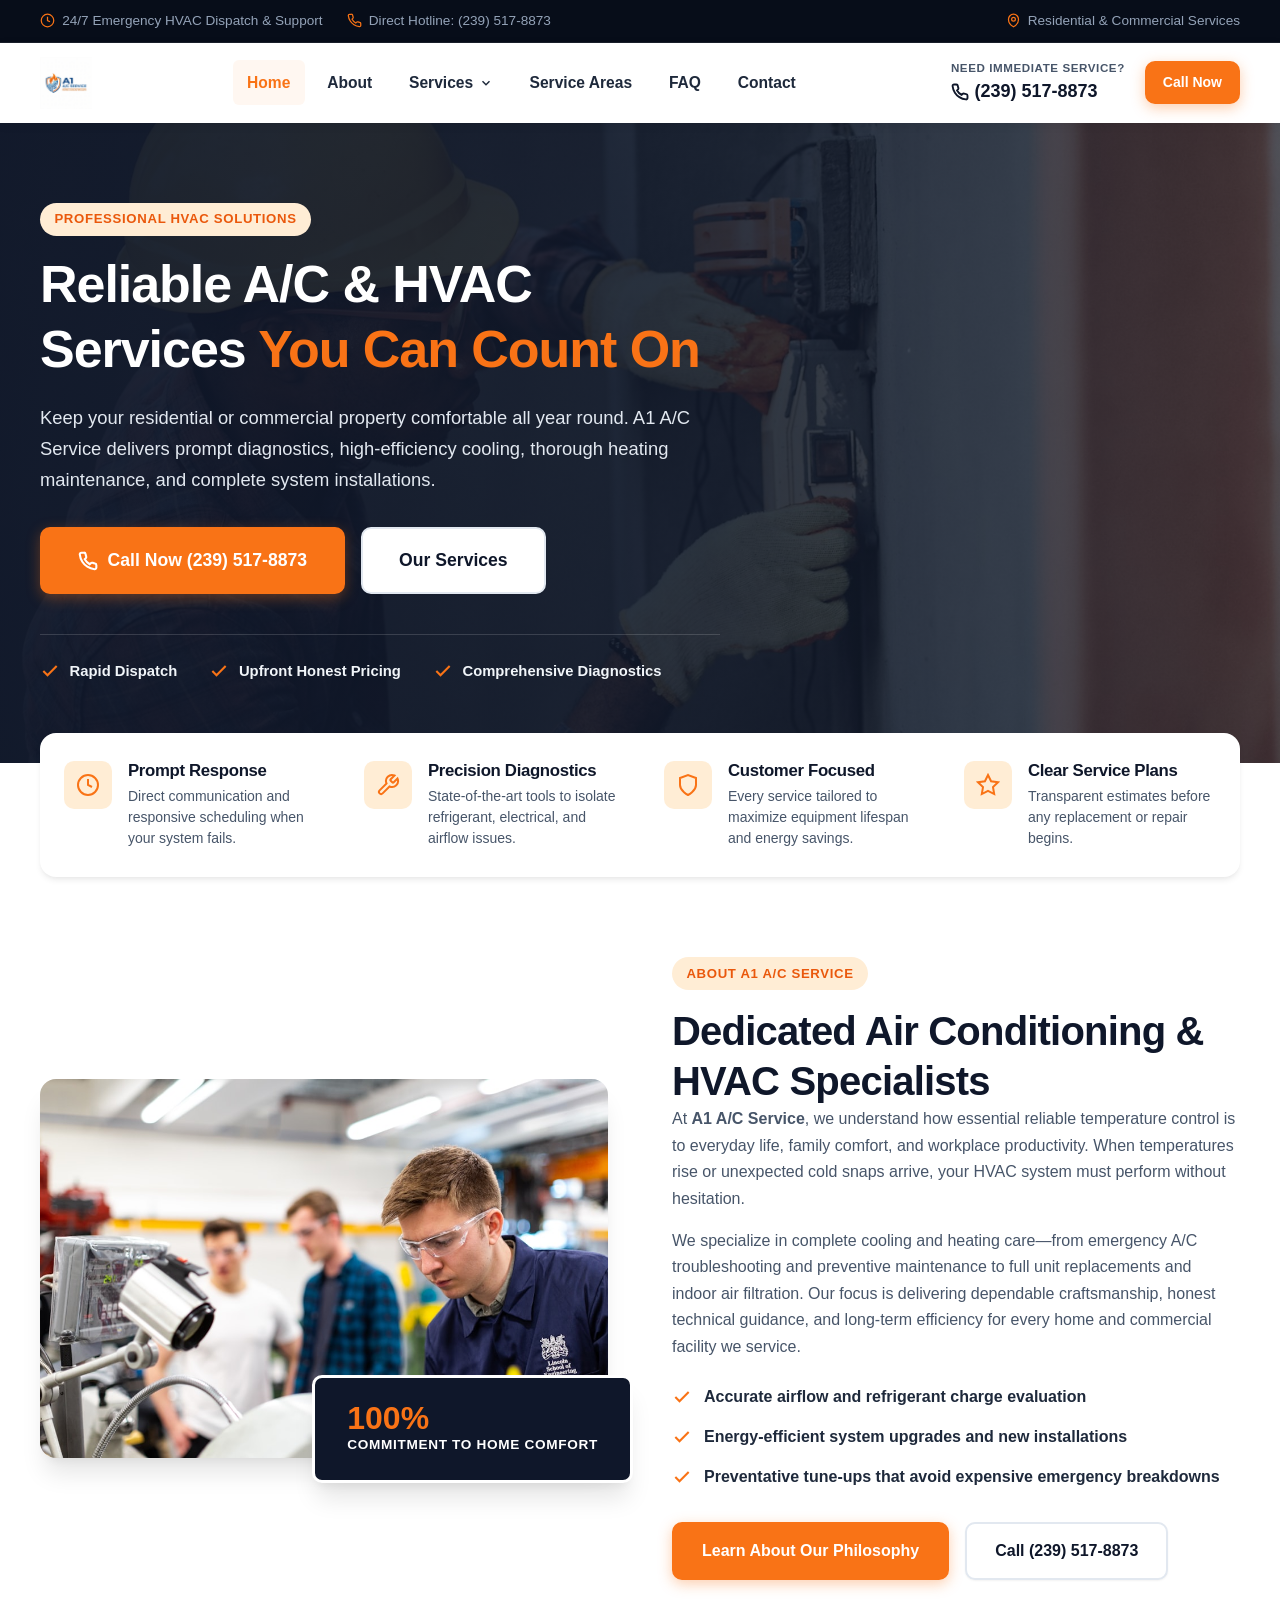
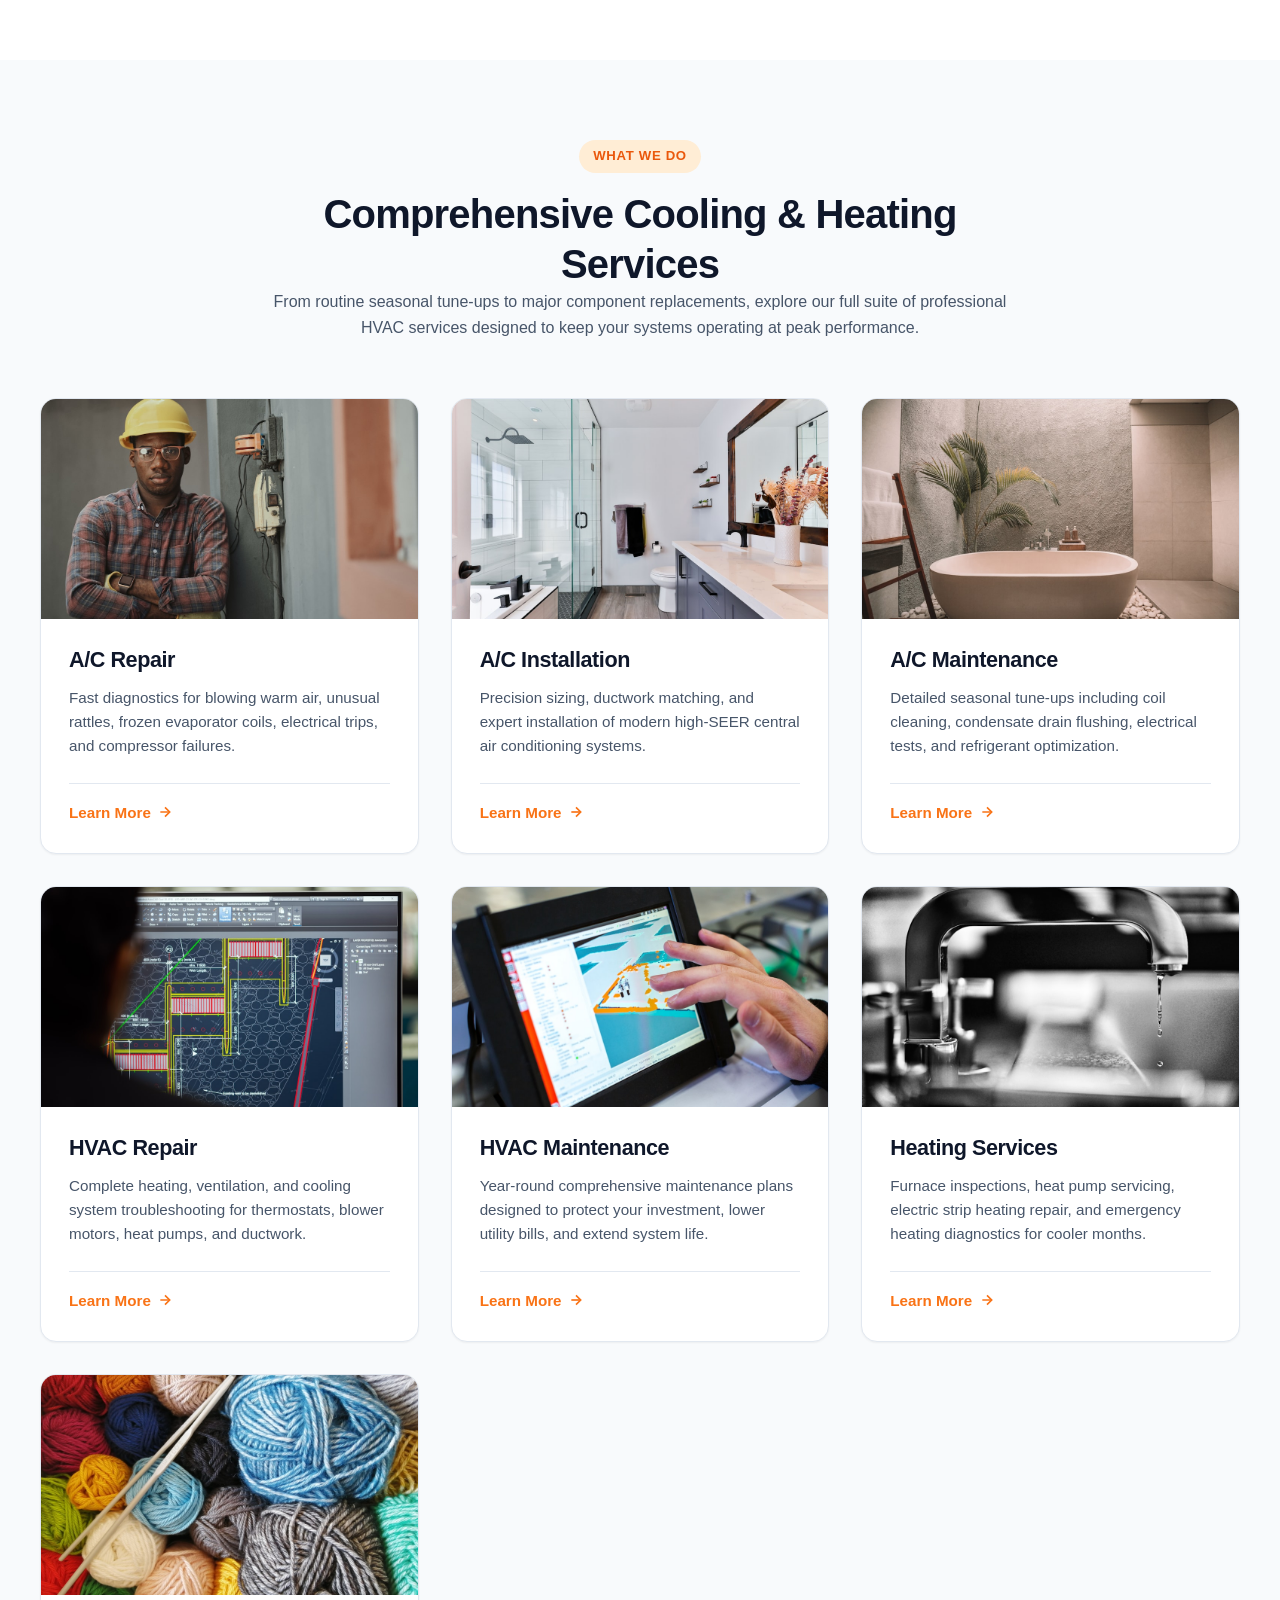
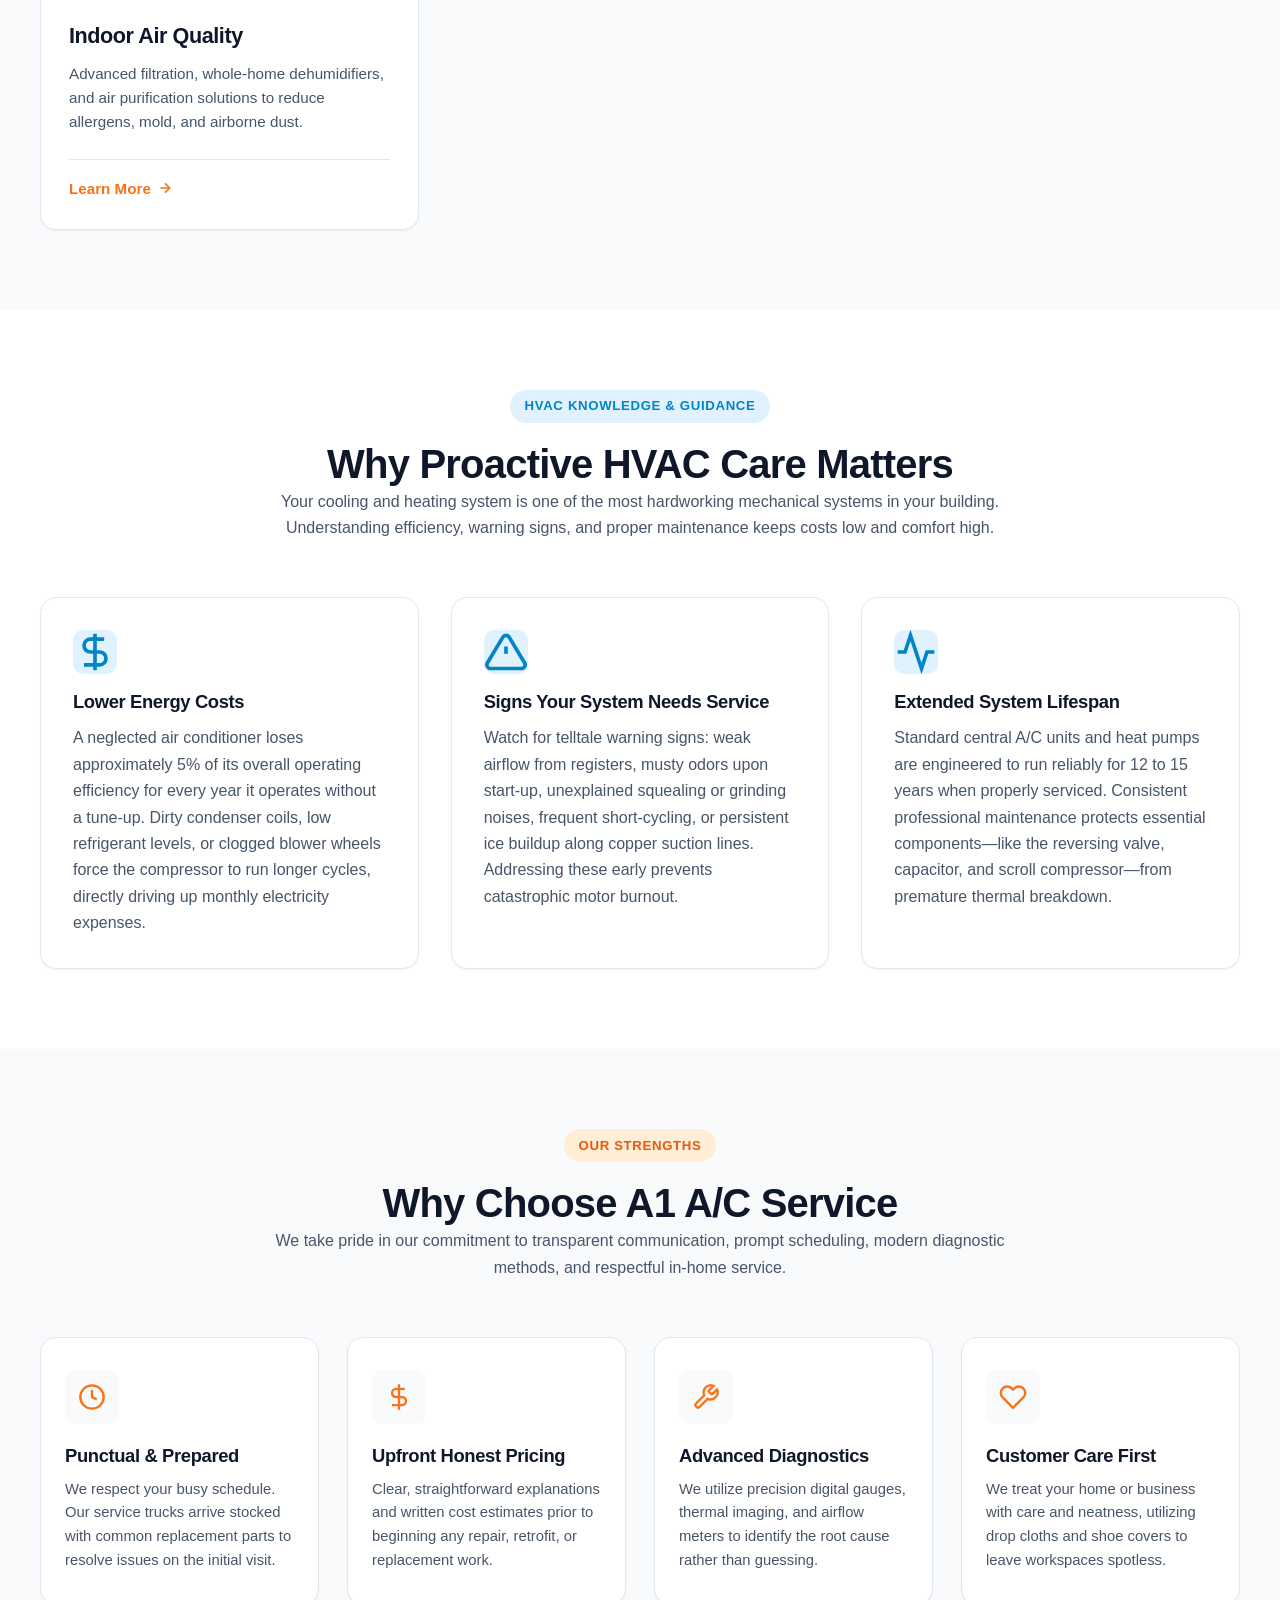
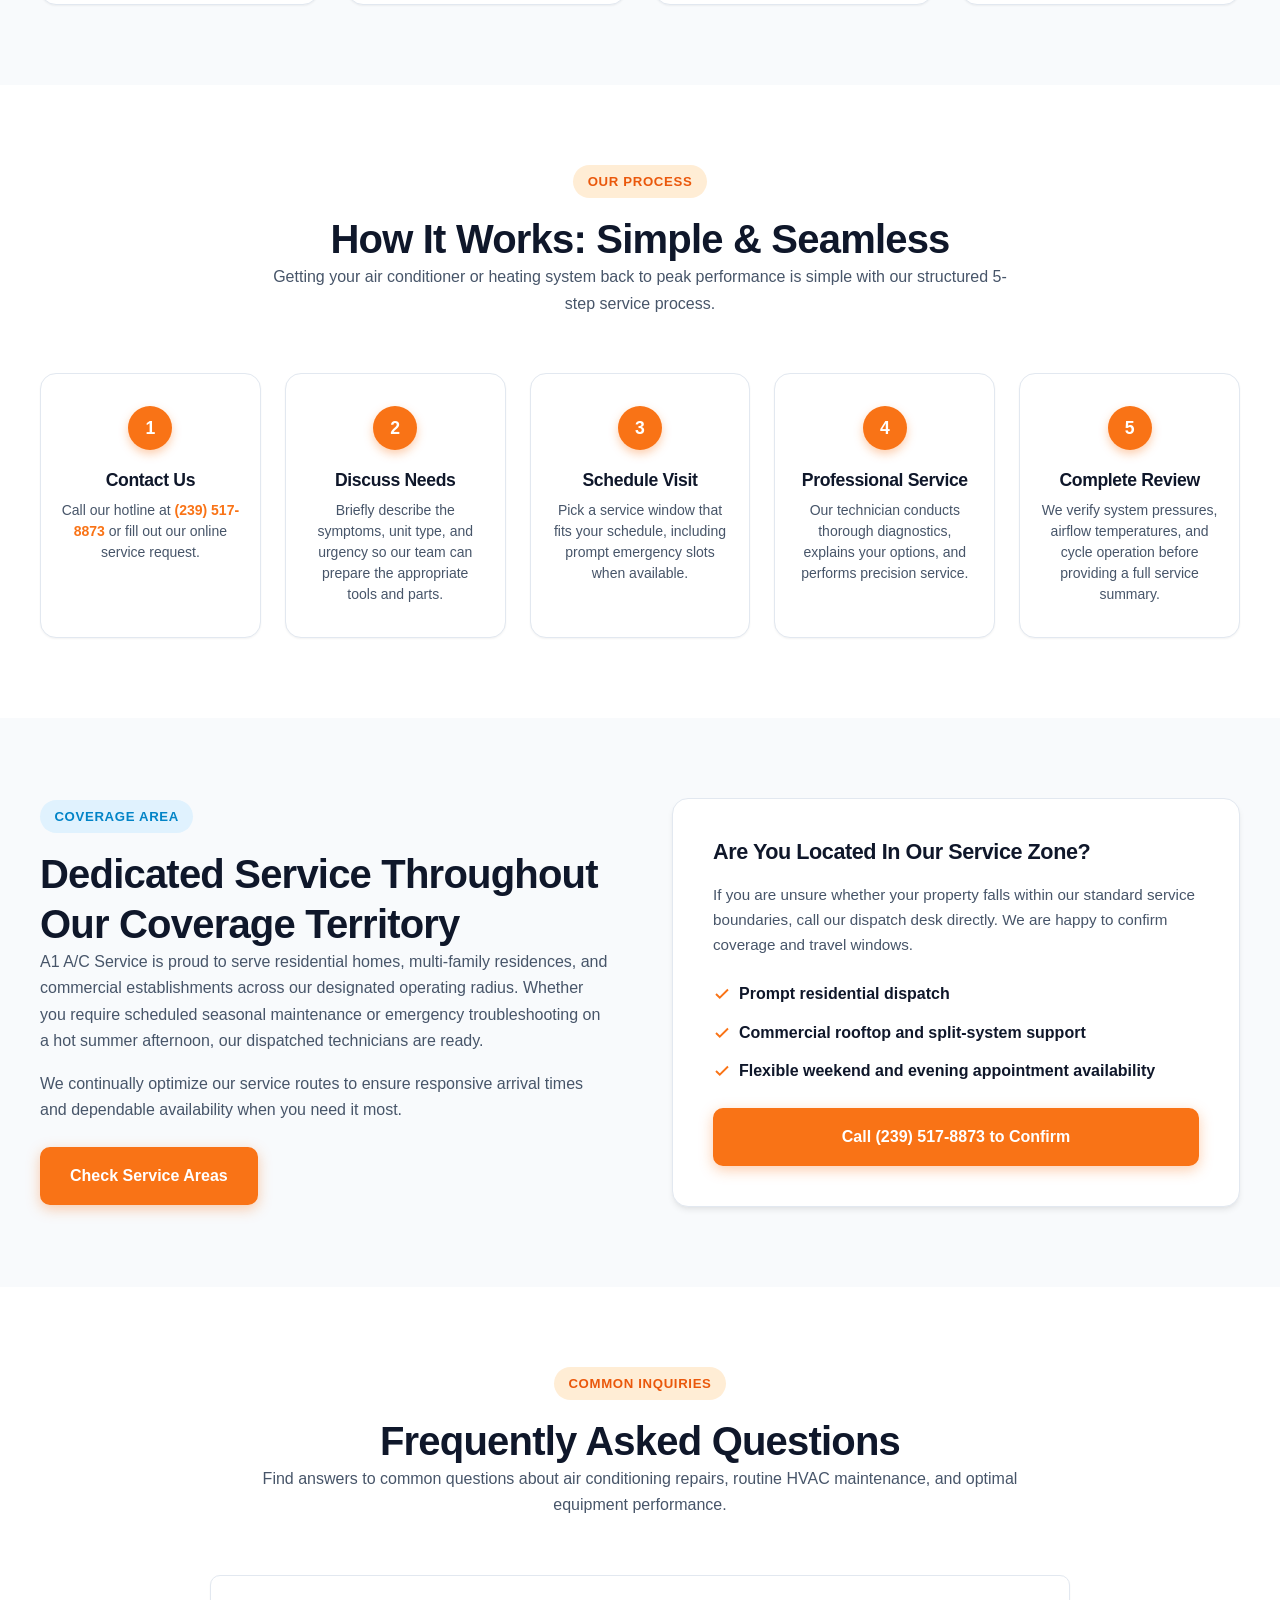
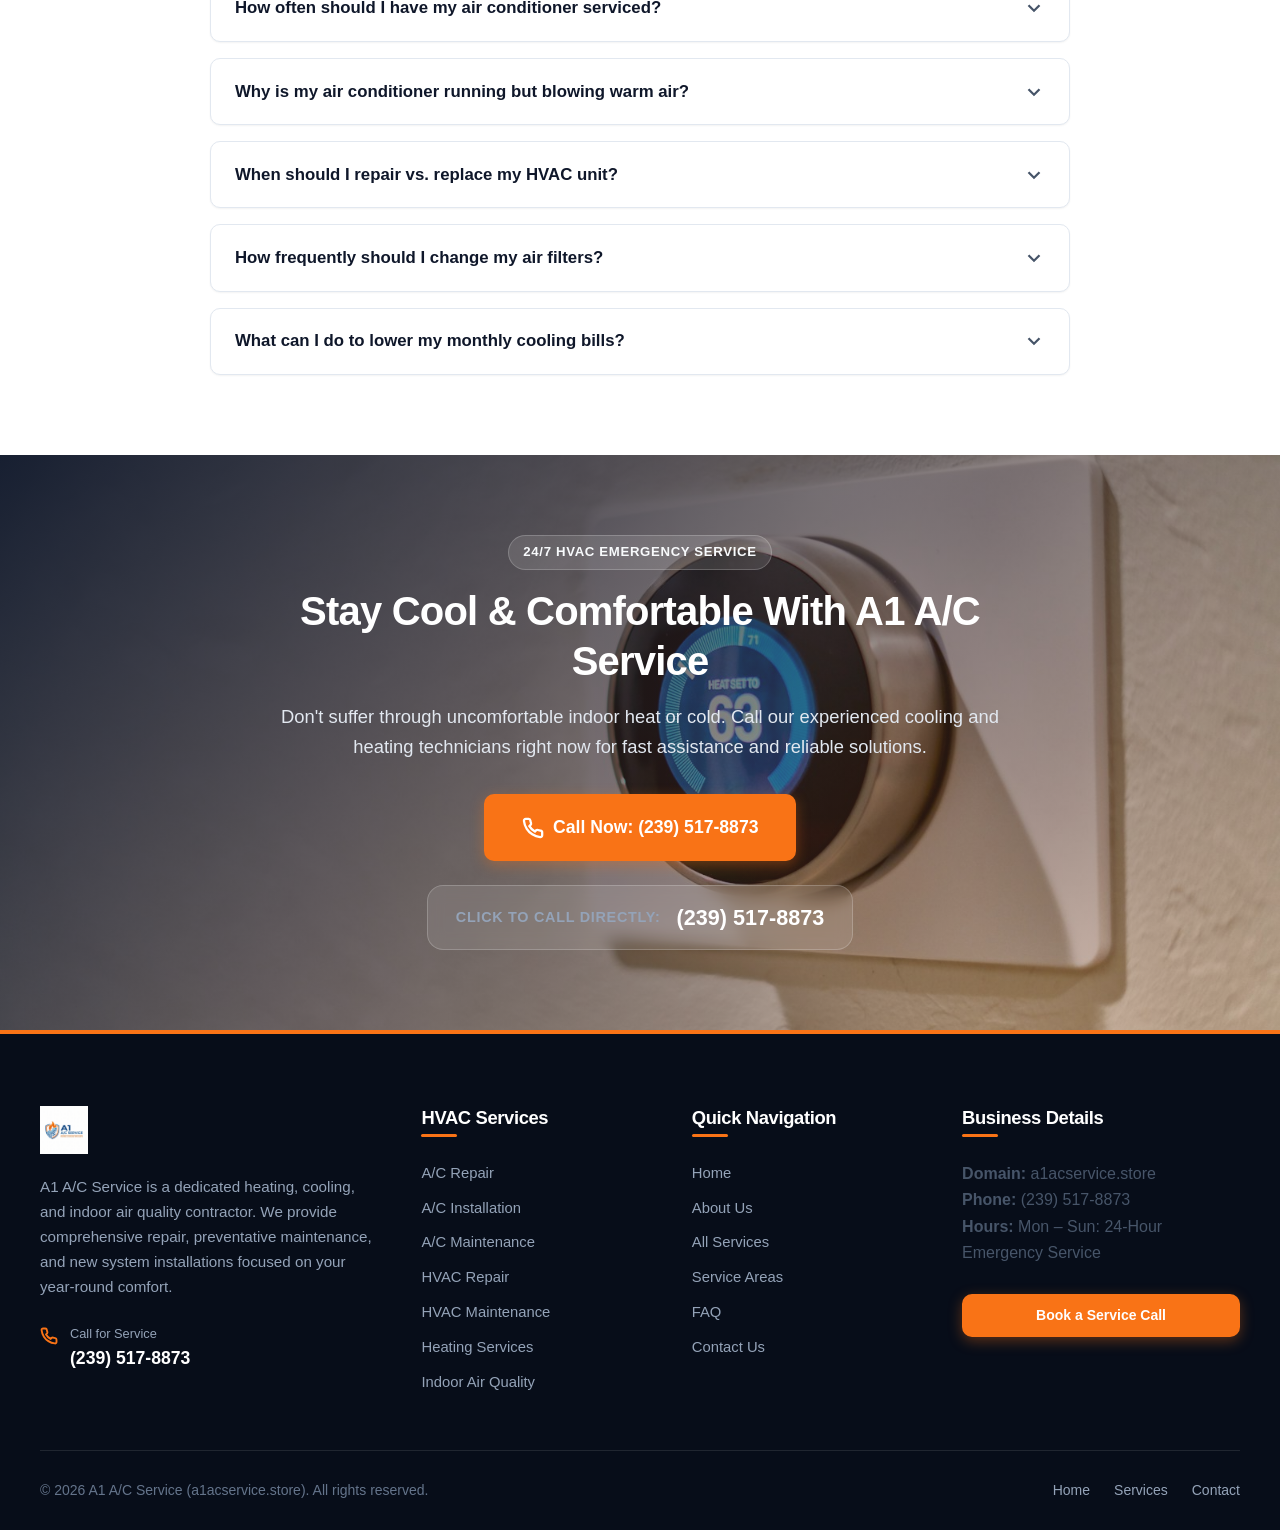
<file: index.html>
<!DOCTYPE html>
<html lang="en">
<head>
  <meta charset="UTF-8">
  <meta name="viewport" content="width=device-width, initial-scale=1.0">
  <title>A1 A/C Service | Reliable Air Conditioning & HVAC Services</title>
  <meta name="description" content="A1 A/C Service provides professional air conditioning and HVAC repair, installation, maintenance, heating, and indoor air quality solutions. Call (239) 517-8873 for fast service.">
  <meta property="og:title" content="A1 A/C Service | Reliable Air Conditioning & HVAC Services">
  <meta property="og:description" content="Professional cooling, heating, and HVAC services. 24/7 emergency repair, preventative maintenance, and new installations. Call (239) 517-8873.">
  <meta property="og:type" content="website">
  <meta property="og:url" content="https://a1acservice.store/">
  <meta property="og:image" content="assets/images/home/hero.jpg">
  <link rel="canonical" href="https://a1acservice.store/">
  <link rel="icon" type="image/png" href="assets/images/favicon/favicon.png">
  <link rel="stylesheet" href="assets/css/style.css">

  <!-- Local Business Schema for Local SEO -->
  <script type="application/ld+json">
  {
    "@context": "https://schema.org",
    "@type": "HVACBusiness",
    "name": "A1 A/C Service",
    "image": "https://a1acservice.store/assets/images/home/hero.jpg",
    "telephone": "(239) 517-8873",
    "url": "https://a1acservice.store/",
    "priceRange": "$$",
    "openingHoursSpecification": [
      {
        "@type": "OpeningHoursSpecification",
        "dayOfWeek": ["Monday", "Tuesday", "Wednesday", "Thursday", "Friday", "Saturday", "Sunday"],
        "opens": "00:00",
        "closes": "23:59"
      }
    ],
    "description": "Professional air conditioning and HVAC repair, installation, maintenance, heating services, and indoor air quality solutions."
  }
  </script>
</head>
<body>

  <!-- Top Utility Bar -->
  <div class="top-bar" id="top-bar">
    <div class="container">
      <div class="top-bar-left">
        <div class="top-bar-item">
          <svg viewBox="0 0 24 24" fill="none" stroke="currentColor" stroke-width="2"><circle cx="12" cy="12" r="10"></circle><polyline points="12 6 12 12 16 14"></polyline></svg>
          <span>24/7 Emergency HVAC Dispatch &amp; Support</span>
        </div>
        <div class="top-bar-item">
          <svg viewBox="0 0 24 24" fill="none" stroke="currentColor" stroke-width="2"><path d="M22 16.92v3a2 2 0 0 1-2.18 2 19.79 19.79 0 0 1-8.63-3.07 19.5 19.5 0 0 1-6-6 19.79 19.79 0 0 1-3.07-8.67A2 2 0 0 1 4.11 2h3a2 2 0 0 1 2 1.72 12.84 12.84 0 0 0 .7 2.81 2 2 0 0 1-.45 2.11L8.09 9.91a16 16 0 0 0 6 6l1.27-1.27a2 2 0 0 1 2.11-.45 12.84 12.84 0 0 0 2.81.7A2 2 0 0 1 22 16.92z"></path></svg>
          <a href="tel:(239) 517-8873">Direct Hotline: (239) 517-8873</a>
        </div>
      </div>
      <div class="top-bar-right">
        <div class="top-bar-item">
          <svg viewBox="0 0 24 24" fill="none" stroke="currentColor" stroke-width="2"><path d="M12 22s-8-4.5-8-11.8A8 8 0 0 1 12 2a8 8 0 0 1 8 8.2c0 7.3-8 11.8-8 11.8z"></path><circle cx="12" cy="10" r="3"></circle></svg>
          <span>Residential &amp; Commercial Services</span>
        </div>
      </div>
    </div>
  </div>

  <!-- Main Sticky Header -->
  <header class="main-header" id="main-header">
    <div class="container header-container">
      <a href="index.html" class="logo-link" id="header-logo-link" aria-label="A1 A/C Service Home">
        <img src="assets/images/logo/logo.png" alt="A1 A/C Service Logo" class="brand-logo-img" id="header-logo-img">
      </a>

      <!-- Desktop Navigation Menu -->
      <nav class="nav-menu" id="desktop-nav">
        <a href="index.html" class="nav-link active" id="nav-home">Home</a>
        <a href="about.html" class="nav-link" id="nav-about">About</a>
        
        <!-- Services Dropdown -->
        <div class="nav-dropdown" id="nav-services-dropdown">
          <a href="services.html" class="nav-link" id="nav-services">
            Services
            <svg width="14" height="14" viewBox="0 0 24 24" fill="none" stroke="currentColor" stroke-width="2.5"><polyline points="6 9 12 15 18 9"></polyline></svg>
          </a>
          <div class="dropdown-menu" id="services-dropdown-menu">
            <a href="ac-repair.html" class="dropdown-item" id="dropdown-ac-repair">
              <svg viewBox="0 0 24 24" fill="none" stroke="currentColor" stroke-width="2"><path d="M14.7 6.3a1 1 0 0 0 0 1.4l1.6 1.6a1 1 0 0 0 1.4 0l3.77-3.77a6 6 0 0 1-7.94 7.94l-6.91 6.91a2.12 2.12 0 0 1-3-3l6.91-6.91a6 6 0 0 1 7.94-7.94l-3.76 3.76z"></path></svg>
              A/C Repair
            </a>
            <a href="ac-installation.html" class="dropdown-item" id="dropdown-ac-installation">
              <svg viewBox="0 0 24 24" fill="none" stroke="currentColor" stroke-width="2"><rect x="2" y="6" width="20" height="12" rx="2"></rect><circle cx="12" cy="12" r="3"></circle><line x1="6" y1="12" x2="6.01" y2="12"></line><line x1="18" y1="12" x2="18.01" y2="12"></line></svg>
              A/C Installation
            </a>
            <a href="ac-maintenance.html" class="dropdown-item" id="dropdown-ac-maintenance">
              <svg viewBox="0 0 24 24" fill="none" stroke="currentColor" stroke-width="2"><path d="M22 11.08V12a10 10 0 1 1-5.93-9.14"></path><polyline points="22 4 12 14.01 9 11.01"></polyline></svg>
              A/C Maintenance
            </a>
            <a href="hvac-repair.html" class="dropdown-item" id="dropdown-hvac-repair">
              <svg viewBox="0 0 24 24" fill="none" stroke="currentColor" stroke-width="2"><path d="M12 2v20M17 5H9.5a3.5 3.5 0 0 0 0 7h5a3.5 3.5 0 0 1 0 7H6"></path></svg>
              HVAC Repair
            </a>
            <a href="hvac-maintenance.html" class="dropdown-item" id="dropdown-hvac-maintenance">
              <svg viewBox="0 0 24 24" fill="none" stroke="currentColor" stroke-width="2"><circle cx="12" cy="12" r="3"></circle><path d="M19.4 15a1.65 1.65 0 0 0 .33 1.82l.06.06a2 2 0 0 1 0 2.83 2 2 0 0 1-2.83 0l-.06-.06a1.65 1.65 0 0 0-1.82-.33 1.65 1.65 0 0 0-1 1.51V21a2 2 0 0 1-2 2 2 2 0 0 1-2-2v-.09A1.65 1.65 0 0 0 9 19.4a1.65 1.65 0 0 0-1.82.33l-.06.06a2 2 0 0 1-2.83 0 2 2 0 0 1 0-2.83l.06-.06a1.65 1.65 0 0 0 .33-1.82 1.65 1.65 0 0 0-1.51-1H3a2 2 0 0 1-2-2 2 2 0 0 1 2-2h.09A1.65 1.65 0 0 0 4.6 9a1.65 1.65 0 0 0-.33-1.82l-.06-.06a2 2 0 0 1 0-2.83 2 2 0 0 1 2.83 0l.06.06a1.65 1.65 0 0 0 1.82.33H9a1.65 1.65 0 0 0 1-1.51V3a2 2 0 0 1 2-2 2 2 0 0 1 2 2v.09a1.65 1.65 0 0 0 1 1.51 1.65 1.65 0 0 0 1.82-.33l.06-.06a2 2 0 0 1 2.83 0 2 2 0 0 1 0 2.83l-.06.06a1.65 1.65 0 0 0-.33 1.82V9a1.65 1.65 0 0 0 1.51 1H21a2 2 0 0 1 2 2 2 2 0 0 1-2 2h-.09a1.65 1.65 0 0 0-1.51 1z"></path></svg>
              HVAC Maintenance
            </a>
            <a href="heating-services.html" class="dropdown-item" id="dropdown-heating-services">
              <svg viewBox="0 0 24 24" fill="none" stroke="currentColor" stroke-width="2"><path d="M8.5 14.5A2.5 2.5 0 0 0 11 12c0-1.38-.5-2-1-3-1.072-2.143-.224-4.054 2-6 .5 2.5 2 4.9 4 6.5 2 1.6 3 3.5 3 5.5a7 7 0 1 1-14 0c0-1.153.433-2.294 1-3a2.5 2.5 0 0 0 2.5 2.5z"></path></svg>
              Heating Services
            </a>
            <a href="air-quality.html" class="dropdown-item" id="dropdown-air-quality">
              <svg viewBox="0 0 24 24" fill="none" stroke="currentColor" stroke-width="2"><path d="M17.5 19H9a7 7 0 1 1 6.71-9h1.79a4.5 4.5 0 1 1 0 9Z"></path></svg>
              Indoor Air Quality
            </a>
          </div>
        </div>

        <a href="service-areas.html" class="nav-link" id="nav-service-areas">Service Areas</a>
        <a href="faq.html" class="nav-link" id="nav-faq">FAQ</a>
        <a href="contact.html" class="nav-link" id="nav-contact">Contact</a>
      </nav>

      <!-- Header Quick Phone & Action -->
      <div class="header-actions">
        <div class="phone-quick">
          <span class="phone-label">Need Immediate Service?</span>
          <a href="tel:(239) 517-8873" class="phone-number" id="header-phone-link">
            <svg width="18" height="18" viewBox="0 0 24 24" fill="none" stroke="currentColor" stroke-width="2.5"><path d="M22 16.92v3a2 2 0 0 1-2.18 2 19.79 19.79 0 0 1-8.63-3.07 19.5 19.5 0 0 1-6-6 19.79 19.79 0 0 1-3.07-8.67A2 2 0 0 1 4.11 2h3a2 2 0 0 1 2 1.72 12.84 12.84 0 0 0 .7 2.81 2 2 0 0 1-.45 2.11L8.09 9.91a16 16 0 0 0 6 6l1.27-1.27a2 2 0 0 1 2.11-.45 12.84 12.84 0 0 0 2.81.7A2 2 0 0 1 22 16.92z"></path></svg>
            (239) 517-8873
          </a>
        </div>
        <a href="tel:(239) 517-8873" class="btn btn-primary btn-sm" id="header-cta-btn">Call Now</a>
        <button class="mobile-toggle" id="mobile-toggle-btn" aria-label="Open mobile navigation menu">
          <svg viewBox="0 0 24 24" fill="none" stroke="currentColor" stroke-width="2.5"><line x1="3" y1="12" x2="21" y2="12"></line><line x1="3" y1="6" x2="21" y2="6"></line><line x1="3" y1="18" x2="21" y2="18"></line></svg>
        </button>
      </div>
    </div>
  </header>

  <!-- Mobile Navigation Drawer -->
  <div class="mobile-nav-overlay" id="mobile-nav-overlay"></div>
  <aside class="mobile-nav-drawer" id="mobile-nav-drawer" aria-hidden="true">
    <div class="mobile-nav-header">
      <img src="assets/images/logo/logo.png" alt="A1 A/C Service" style="height: 40px;">
      <button class="mobile-nav-close" id="mobile-nav-close" aria-label="Close navigation menu">
        <svg width="24" height="24" viewBox="0 0 24 24" fill="none" stroke="currentColor" stroke-width="2.5"><line x1="18" y1="6" x2="6" y2="18"></line><line x1="6" y1="6" x2="18" y2="18"></line></svg>
      </button>
    </div>
    <div class="mobile-nav-links">
      <a href="index.html" class="mobile-nav-item active">Home</a>
      <a href="about.html" class="mobile-nav-item">About Us</a>
      <a href="services.html" class="mobile-nav-item">All Services</a>
      <div class="mobile-submenu">
        <a href="ac-repair.html" class="mobile-sub-item">A/C Repair</a>
        <a href="ac-installation.html" class="mobile-sub-item">A/C Installation</a>
        <a href="ac-maintenance.html" class="mobile-sub-item">A/C Maintenance</a>
        <a href="hvac-repair.html" class="mobile-sub-item">HVAC Repair</a>
        <a href="hvac-maintenance.html" class="mobile-sub-item">HVAC Maintenance</a>
        <a href="heating-services.html" class="mobile-sub-item">Heating Services</a>
        <a href="air-quality.html" class="mobile-sub-item">Indoor Air Quality</a>
      </div>
      <a href="service-areas.html" class="mobile-nav-item">Service Areas</a>
      <a href="faq.html" class="mobile-nav-item">FAQ</a>
      <a href="contact.html" class="mobile-nav-item">Contact</a>
    </div>
    <div class="mobile-nav-cta">
      <a href="tel:(239) 517-8873" class="btn btn-primary" style="width: 100%;">
        <svg width="18" height="18" viewBox="0 0 24 24" fill="none" stroke="currentColor" stroke-width="2"><path d="M22 16.92v3a2 2 0 0 1-2.18 2 19.79 19.79 0 0 1-8.63-3.07 19.5 19.5 0 0 1-6-6 19.79 19.79 0 0 1-3.07-8.67A2 2 0 0 1 4.11 2h3a2 2 0 0 1 2 1.72 12.84 12.84 0 0 0 .7 2.81 2 2 0 0 1-.45 2.11L8.09 9.91a16 16 0 0 0 6 6l1.27-1.27a2 2 0 0 1 2.11-.45 12.84 12.84 0 0 0 2.81.7A2 2 0 0 1 22 16.92z"></path></svg>
        Call (239) 517-8873
      </a>
    </div>
  </aside>

  <!-- SECTION 1 — HERO -->
  <section class="hero" id="hero-section" style="background-image: url('assets/images/home/hero.jpg');">
    <div class="hero-overlay"></div>
    <div class="container">
      <div class="hero-content">
        <div class="badge badge-orange" id="hero-badge">Professional HVAC Solutions</div>
        <h1 class="hero-title" id="hero-heading">
          Reliable A/C &amp; HVAC Services <span>You Can Count On</span>
        </h1>
        <p class="hero-text" id="hero-description">
          Keep your residential or commercial property comfortable all year round. A1 A/C Service delivers prompt diagnostics, high-efficiency cooling, thorough heating maintenance, and complete system installations.
        </p>
        <div class="hero-actions" id="hero-action-buttons">
          <a href="tel:(239) 517-8873" class="btn btn-primary btn-lg" id="hero-btn-call">
            <svg width="20" height="20" viewBox="0 0 24 24" fill="none" stroke="currentColor" stroke-width="2.5"><path d="M22 16.92v3a2 2 0 0 1-2.18 2 19.79 19.79 0 0 1-8.63-3.07 19.5 19.5 0 0 1-6-6 19.79 19.79 0 0 1-3.07-8.67A2 2 0 0 1 4.11 2h3a2 2 0 0 1 2 1.72 12.84 12.84 0 0 0 .7 2.81 2 2 0 0 1-.45 2.11L8.09 9.91a16 16 0 0 0 6 6l1.27-1.27a2 2 0 0 1 2.11-.45 12.84 12.84 0 0 0 2.81.7A2 2 0 0 1 22 16.92z"></path></svg>
            Call Now (239) 517-8873
          </a>
          <a href="services.html" class="btn btn-secondary btn-lg" id="hero-btn-services">Our Services</a>
        </div>
        <div class="hero-trust-bar" id="hero-trust-bar">
          <div class="trust-item">
            <svg viewBox="0 0 24 24" fill="none" stroke="currentColor" stroke-width="2.5"><polyline points="20 6 9 17 4 12"></polyline></svg>
            <span>Rapid Dispatch</span>
          </div>
          <div class="trust-item">
            <svg viewBox="0 0 24 24" fill="none" stroke="currentColor" stroke-width="2.5"><polyline points="20 6 9 17 4 12"></polyline></svg>
            <span>Upfront Honest Pricing</span>
          </div>
          <div class="trust-item">
            <svg viewBox="0 0 24 24" fill="none" stroke="currentColor" stroke-width="2.5"><polyline points="20 6 9 17 4 12"></polyline></svg>
            <span>Comprehensive Diagnostics</span>
          </div>
        </div>
      </div>
    </div>
  </section>

  <!-- QUICK HIGHLIGHTS BAR -->
  <section class="container" style="position: relative;" id="highlights-section">
    <div class="highlights-bar">
      <div class="highlights-grid">
        <div class="highlight-item">
          <div class="highlight-icon">
            <svg viewBox="0 0 24 24" fill="none" stroke="currentColor" stroke-width="2"><circle cx="12" cy="12" r="10"></circle><polyline points="12 6 12 12 16 14"></polyline></svg>
          </div>
          <div class="highlight-content">
            <h4>Prompt Response</h4>
            <p>Direct communication and responsive scheduling when your system fails.</p>
          </div>
        </div>
        <div class="highlight-item">
          <div class="highlight-icon">
            <svg viewBox="0 0 24 24" fill="none" stroke="currentColor" stroke-width="2"><path d="M14.7 6.3a1 1 0 0 0 0 1.4l1.6 1.6a1 1 0 0 0 1.4 0l3.77-3.77a6 6 0 0 1-7.94 7.94l-6.91 6.91a2.12 2.12 0 0 1-3-3l6.91-6.91a6 6 0 0 1 7.94-7.94l-3.76 3.76z"></path></svg>
          </div>
          <div class="highlight-content">
            <h4>Precision Diagnostics</h4>
            <p>State-of-the-art tools to isolate refrigerant, electrical, and airflow issues.</p>
          </div>
        </div>
        <div class="highlight-item">
          <div class="highlight-icon">
            <svg viewBox="0 0 24 24" fill="none" stroke="currentColor" stroke-width="2"><path d="M12 22s8-4 8-10V5l-8-3-8 3v7c0 6 8 10 8 10z"></path></svg>
          </div>
          <div class="highlight-content">
            <h4>Customer Focused</h4>
            <p>Every service tailored to maximize equipment lifespan and energy savings.</p>
          </div>
        </div>
        <div class="highlight-item">
          <div class="highlight-icon">
            <svg viewBox="0 0 24 24" fill="none" stroke="currentColor" stroke-width="2"><polygon points="12 2 15.09 8.26 22 9.27 17 14.14 18.18 21.02 12 17.77 5.82 21.02 7 14.14 2 9.27 8.91 8.26 12 2"></polygon></svg>
          </div>
          <div class="highlight-content">
            <h4>Clear Service Plans</h4>
            <p>Transparent estimates before any replacement or repair begins.</p>
          </div>
        </div>
      </div>
    </div>
  </section>

  <!-- SECTION 2 — INTRODUCTION -->
  <section class="section" id="intro-section">
    <div class="container">
      <div class="two-col-grid">
        <div class="intro-image-wrapper">
          <img src="assets/images/home/intro.jpg" alt="A1 A/C Service technician inspecting climate control equipment" class="intro-img" id="intro-image">
          <div class="experience-card" id="intro-card">
            <div class="exp-number">100%</div>
            <div class="exp-label">Commitment to Home Comfort</div>
          </div>
        </div>
        <div class="intro-content" id="intro-text-column">
          <div class="badge badge-orange">About A1 A/C Service</div>
          <h2>Dedicated Air Conditioning &amp; HVAC Specialists</h2>
          <p>
            At <strong>A1 A/C Service</strong>, we understand how essential reliable temperature control is to everyday life, family comfort, and workplace productivity. When temperatures rise or unexpected cold snaps arrive, your HVAC system must perform without hesitation.
          </p>
          <p>
            We specialize in complete cooling and heating care—from emergency A/C troubleshooting and preventive maintenance to full unit replacements and indoor air filtration. Our focus is delivering dependable craftsmanship, honest technical guidance, and long-term efficiency for every home and commercial facility we service.
          </p>
          <div class="feature-bullets">
            <div class="bullet-item">
              <svg viewBox="0 0 24 24" fill="none" stroke="currentColor" stroke-width="2.5"><polyline points="20 6 9 17 4 12"></polyline></svg>
              <span>Accurate airflow and refrigerant charge evaluation</span>
            </div>
            <div class="bullet-item">
              <svg viewBox="0 0 24 24" fill="none" stroke="currentColor" stroke-width="2.5"><polyline points="20 6 9 17 4 12"></polyline></svg>
              <span>Energy-efficient system upgrades and new installations</span>
            </div>
            <div class="bullet-item">
              <svg viewBox="0 0 24 24" fill="none" stroke="currentColor" stroke-width="2.5"><polyline points="20 6 9 17 4 12"></polyline></svg>
              <span>Preventative tune-ups that avoid expensive emergency breakdowns</span>
            </div>
          </div>
          <div style="display: flex; gap: 1rem; align-items: center; flex-wrap: wrap;">
            <a href="about.html" class="btn btn-primary">Learn About Our Philosophy</a>
            <a href="tel:(239) 517-8873" class="btn btn-secondary">Call (239) 517-8873</a>
          </div>
        </div>
      </div>
    </div>
  </section>

  <!-- SECTION 3 — OUR SERVICES -->
  <section class="section section-alt" id="services-section">
    <div class="container">
      <div class="section-header">
        <div class="badge badge-orange">What We Do</div>
        <h2>Comprehensive Cooling &amp; Heating Services</h2>
        <p>From routine seasonal tune-ups to major component replacements, explore our full suite of professional HVAC services designed to keep your systems operating at peak performance.</p>
      </div>

      <div class="services-grid" id="home-services-grid">
        <!-- Service 1: A/C Repair -->
        <article class="service-card" id="card-ac-repair">
          <div class="service-card-image">
            <img src="assets/images/services/ac-repair.jpg" alt="Air conditioner repair service by A1 A/C Service">
          </div>
          <div class="service-card-body">
            <h3 class="service-card-title">A/C Repair</h3>
            <p class="service-card-text">
              Fast diagnostics for blowing warm air, unusual rattles, frozen evaporator coils, electrical trips, and compressor failures.
            </p>
            <div class="service-card-footer">
              <a href="ac-repair.html" class="learn-more-link">
                Learn More
                <svg width="16" height="16" viewBox="0 0 24 24" fill="none" stroke="currentColor" stroke-width="2.5"><line x1="5" y1="12" x2="19" y2="12"></line><polyline points="12 5 19 12 12 19"></polyline></svg>
              </a>
            </div>
          </div>
        </article>

        <!-- Service 2: A/C Installation -->
        <article class="service-card" id="card-ac-installation">
          <div class="service-card-image">
            <img src="assets/images/services/ac-installation.jpg" alt="New AC installation by A1 A/C Service">
          </div>
          <div class="service-card-body">
            <h3 class="service-card-title">A/C Installation</h3>
            <p class="service-card-text">
              Precision sizing, ductwork matching, and expert installation of modern high-SEER central air conditioning systems.
            </p>
            <div class="service-card-footer">
              <a href="ac-installation.html" class="learn-more-link">
                Learn More
                <svg width="16" height="16" viewBox="0 0 24 24" fill="none" stroke="currentColor" stroke-width="2.5"><line x1="5" y1="12" x2="19" y2="12"></line><polyline points="12 5 19 12 12 19"></polyline></svg>
              </a>
            </div>
          </div>
        </article>

        <!-- Service 3: A/C Maintenance -->
        <article class="service-card" id="card-ac-maintenance">
          <div class="service-card-image">
            <img src="assets/images/services/ac-maintenance.jpg" alt="AC inspection and maintenance">
          </div>
          <div class="service-card-body">
            <h3 class="service-card-title">A/C Maintenance</h3>
            <p class="service-card-text">
              Detailed seasonal tune-ups including coil cleaning, condensate drain flushing, electrical tests, and refrigerant optimization.
            </p>
            <div class="service-card-footer">
              <a href="ac-maintenance.html" class="learn-more-link">
                Learn More
                <svg width="16" height="16" viewBox="0 0 24 24" fill="none" stroke="currentColor" stroke-width="2.5"><line x1="5" y1="12" x2="19" y2="12"></line><polyline points="12 5 19 12 12 19"></polyline></svg>
              </a>
            </div>
          </div>
        </article>

        <!-- Service 4: HVAC Repair -->
        <article class="service-card" id="card-hvac-repair">
          <div class="service-card-image">
            <img src="assets/images/services/hvac-repair.jpg" alt="HVAC equipment repair and troubleshooting">
          </div>
          <div class="service-card-body">
            <h3 class="service-card-title">HVAC Repair</h3>
            <p class="service-card-text">
              Complete heating, ventilation, and cooling system troubleshooting for thermostats, blower motors, heat pumps, and ductwork.
            </p>
            <div class="service-card-footer">
              <a href="hvac-repair.html" class="learn-more-link">
                Learn More
                <svg width="16" height="16" viewBox="0 0 24 24" fill="none" stroke="currentColor" stroke-width="2.5"><line x1="5" y1="12" x2="19" y2="12"></line><polyline points="12 5 19 12 12 19"></polyline></svg>
              </a>
            </div>
          </div>
        </article>

        <!-- Service 5: HVAC Maintenance -->
        <article class="service-card" id="card-hvac-maintenance">
          <div class="service-card-image">
            <img src="assets/images/services/hvac-maintenance.jpg" alt="HVAC system preventative maintenance">
          </div>
          <div class="service-card-body">
            <h3 class="service-card-title">HVAC Maintenance</h3>
            <p class="service-card-text">
              Year-round comprehensive maintenance plans designed to protect your investment, lower utility bills, and extend system life.
            </p>
            <div class="service-card-footer">
              <a href="hvac-maintenance.html" class="learn-more-link">
                Learn More
                <svg width="16" height="16" viewBox="0 0 24 24" fill="none" stroke="currentColor" stroke-width="2.5"><line x1="5" y1="12" x2="19" y2="12"></line><polyline points="12 5 19 12 12 19"></polyline></svg>
              </a>
            </div>
          </div>
        </article>

        <!-- Service 6: Heating Services -->
        <article class="service-card" id="card-heating-services">
          <div class="service-card-image">
            <img src="assets/images/services/heating-services.jpg" alt="Heating system and furnace service">
          </div>
          <div class="service-card-body">
            <h3 class="service-card-title">Heating Services</h3>
            <p class="service-card-text">
              Furnace inspections, heat pump servicing, electric strip heating repair, and emergency heating diagnostics for cooler months.
            </p>
            <div class="service-card-footer">
              <a href="heating-services.html" class="learn-more-link">
                Learn More
                <svg width="16" height="16" viewBox="0 0 24 24" fill="none" stroke="currentColor" stroke-width="2.5"><line x1="5" y1="12" x2="19" y2="12"></line><polyline points="12 5 19 12 12 19"></polyline></svg>
              </a>
            </div>
          </div>
        </article>

        <!-- Service 7: Indoor Air Quality -->
        <article class="service-card" id="card-air-quality" style="grid-column: span 1;">
          <div class="service-card-image">
            <img src="assets/images/services/air-quality.jpg" alt="Indoor air quality and filtration systems">
          </div>
          <div class="service-card-body">
            <h3 class="service-card-title">Indoor Air Quality</h3>
            <p class="service-card-text">
              Advanced filtration, whole-home dehumidifiers, and air purification solutions to reduce allergens, mold, and airborne dust.
            </p>
            <div class="service-card-footer">
              <a href="air-quality.html" class="learn-more-link">
                Learn More
                <svg width="16" height="16" viewBox="0 0 24 24" fill="none" stroke="currentColor" stroke-width="2.5"><line x1="5" y1="12" x2="19" y2="12"></line><polyline points="12 5 19 12 12 19"></polyline></svg>
              </a>
            </div>
          </div>
        </article>
      </div>
    </div>
  </section>

  <!-- SECTION 4 — DETAILED HVAC CONTENT -->
  <section class="section" id="detailed-hvac-content">
    <div class="container">
      <div class="section-header">
        <div class="badge badge-blue">HVAC Knowledge &amp; Guidance</div>
        <h2>Why Proactive HVAC Care Matters</h2>
        <p>Your cooling and heating system is one of the most hardworking mechanical systems in your building. Understanding efficiency, warning signs, and proper maintenance keeps costs low and comfort high.</p>
      </div>

      <div class="info-box-grid">
        <div class="info-box">
          <div class="info-box-icon">
            <svg viewBox="0 0 24 24" fill="none" stroke="currentColor" stroke-width="2"><path d="M12 2v20M17 5H9.5a3.5 3.5 0 0 0 0 7h5a3.5 3.5 0 0 1 0 7H6"></path></svg>
          </div>
          <h4>Lower Energy Costs</h4>
          <p>
            A neglected air conditioner loses approximately 5% of its overall operating efficiency for every year it operates without a tune-up. Dirty condenser coils, low refrigerant levels, or clogged blower wheels force the compressor to run longer cycles, directly driving up monthly electricity expenses.
          </p>
        </div>

        <div class="info-box">
          <div class="info-box-icon">
            <svg viewBox="0 0 24 24" fill="none" stroke="currentColor" stroke-width="2"><path d="M10.29 3.86L1.82 18a2 2 0 0 0 1.71 3h16.94a2 2 0 0 0 1.71-3L13.71 3.86a2 2 0 0 0-3.42 0z"></path><line x1="12" y1="9" x2="12" y2="13"></line><line x1="12" y1="17" x2="12.01" y2="17"></line></svg>
          </div>
          <h4>Signs Your System Needs Service</h4>
          <p>
            Watch for telltale warning signs: weak airflow from registers, musty odors upon start-up, unexplained squealing or grinding noises, frequent short-cycling, or persistent ice buildup along copper suction lines. Addressing these early prevents catastrophic motor burnout.
          </p>
        </div>

        <div class="info-box">
          <div class="info-box-icon">
            <svg viewBox="0 0 24 24" fill="none" stroke="currentColor" stroke-width="2"><path d="M22 12h-4l-3 9L9 3l-3 9H2"></path></svg>
          </div>
          <h4>Extended System Lifespan</h4>
          <p>
            Standard central A/C units and heat pumps are engineered to run reliably for 12 to 15 years when properly serviced. Consistent professional maintenance protects essential components—like the reversing valve, capacitor, and scroll compressor—from premature thermal breakdown.
          </p>
        </div>
      </div>
    </div>
  </section>

  <!-- SECTION 5 — WHY CHOOSE US -->
  <section class="section section-alt" id="why-choose-us">
    <div class="container">
      <div class="section-header">
        <div class="badge badge-orange">Our Strengths</div>
        <h2>Why Choose A1 A/C Service</h2>
        <p>We take pride in our commitment to transparent communication, prompt scheduling, modern diagnostic methods, and respectful in-home service.</p>
      </div>

      <div class="cards-grid-4">
        <div class="why-card">
          <div class="why-icon">
            <svg viewBox="0 0 24 24" fill="none" stroke="currentColor" stroke-width="2"><circle cx="12" cy="12" r="10"></circle><polyline points="12 6 12 12 16 14"></polyline></svg>
          </div>
          <h4>Punctual &amp; Prepared</h4>
          <p>We respect your busy schedule. Our service trucks arrive stocked with common replacement parts to resolve issues on the initial visit.</p>
        </div>

        <div class="why-card">
          <div class="why-icon">
            <svg viewBox="0 0 24 24" fill="none" stroke="currentColor" stroke-width="2"><path d="M12 1v22M17 5H9.5a3.5 3.5 0 0 0 0 7h5a3.5 3.5 0 0 1 0 7H6"></path></svg>
          </div>
          <h4>Upfront Honest Pricing</h4>
          <p>Clear, straightforward explanations and written cost estimates prior to beginning any repair, retrofit, or replacement work.</p>
        </div>

        <div class="why-card">
          <div class="why-icon">
            <svg viewBox="0 0 24 24" fill="none" stroke="currentColor" stroke-width="2"><path d="M14.7 6.3a1 1 0 0 0 0 1.4l1.6 1.6a1 1 0 0 0 1.4 0l3.77-3.77a6 6 0 0 1-7.94 7.94l-6.91 6.91a2.12 2.12 0 0 1-3-3l6.91-6.91a6 6 0 0 1 7.94-7.94l-3.76 3.76z"></path></svg>
          </div>
          <h4>Advanced Diagnostics</h4>
          <p>We utilize precision digital gauges, thermal imaging, and airflow meters to identify the root cause rather than guessing.</p>
        </div>

        <div class="why-card">
          <div class="why-icon">
            <svg viewBox="0 0 24 24" fill="none" stroke="currentColor" stroke-width="2"><path d="M20.84 4.61a5.5 5.5 0 0 0-7.78 0L12 5.67l-1.06-1.06a5.5 5.5 0 0 0-7.78 7.78l1.06 1.06L12 21.23l7.78-7.78 1.06-1.06a5.5 5.5 0 0 0 0-7.78z"></path></svg>
          </div>
          <h4>Customer Care First</h4>
          <p>We treat your home or business with care and neatness, utilizing drop cloths and shoe covers to leave workspaces spotless.</p>
        </div>
      </div>
    </div>
  </section>

  <!-- SECTION 6 — HOW IT WORKS -->
  <section class="section" id="how-it-works">
    <div class="container">
      <div class="section-header">
        <div class="badge badge-orange">Our Process</div>
        <h2>How It Works: Simple &amp; Seamless</h2>
        <p>Getting your air conditioner or heating system back to peak performance is simple with our structured 5-step service process.</p>
      </div>

      <div class="process-steps-grid">
        <div class="process-card">
          <div class="step-badge">1</div>
          <h4>Contact Us</h4>
          <p>Call our hotline at <a href="tel:(239) 517-8873" style="color: var(--accent); font-weight: bold;">(239) 517-8873</a> or fill out our online service request.</p>
        </div>

        <div class="process-card">
          <div class="step-badge">2</div>
          <h4>Discuss Needs</h4>
          <p>Briefly describe the symptoms, unit type, and urgency so our team can prepare the appropriate tools and parts.</p>
        </div>

        <div class="process-card">
          <div class="step-badge">3</div>
          <h4>Schedule Visit</h4>
          <p>Pick a service window that fits your schedule, including prompt emergency slots when available.</p>
        </div>

        <div class="process-card">
          <div class="step-badge">4</div>
          <h4>Professional Service</h4>
          <p>Our technician conducts thorough diagnostics, explains your options, and performs precision service.</p>
        </div>

        <div class="process-card">
          <div class="step-badge">5</div>
          <h4>Complete Review</h4>
          <p>We verify system pressures, airflow temperatures, and cycle operation before providing a full service summary.</p>
        </div>
      </div>
    </div>
  </section>

  <!-- SECTION 7 — SERVICE AREAS -->
  <section class="section section-alt" id="service-areas-preview">
    <div class="container">
      <div class="two-col-grid">
        <div>
          <div class="badge badge-blue">Coverage Area</div>
          <h2>Dedicated Service Throughout Our Coverage Territory</h2>
          <p>
            A1 A/C Service is proud to serve residential homes, multi-family residences, and commercial establishments across our designated operating radius. Whether you require scheduled seasonal maintenance or emergency troubleshooting on a hot summer afternoon, our dispatched technicians are ready.
          </p>
          <p>
            We continually optimize our service routes to ensure responsive arrival times and dependable availability when you need it most.
          </p>
          <div style="margin-top: 1.5rem;">
            <a href="service-areas.html" class="btn btn-primary">Check Service Areas</a>
          </div>
        </div>
        <div style="background-color: #ffffff; border: 1px solid var(--border-color); border-radius: var(--radius-lg); padding: 2.5rem; box-shadow: var(--shadow-md);">
          <h3 style="margin-bottom: 1rem; font-size: 1.35rem;">Are You Located In Our Service Zone?</h3>
          <p style="margin-bottom: 1.5rem; font-size: 0.95rem;">
            If you are unsure whether your property falls within our standard service boundaries, call our dispatch desk directly. We are happy to confirm coverage and travel windows.
          </p>
          <div style="display: flex; flex-direction: column; gap: 0.75rem; margin-bottom: 1.5rem;">
            <div style="display: flex; align-items: center; gap: 0.5rem; font-weight: 600; color: var(--primary);">
              <svg width="18" height="18" viewBox="0 0 24 24" fill="none" stroke="#f97316" stroke-width="2.5"><polyline points="20 6 9 17 4 12"></polyline></svg>
              <span>Prompt residential dispatch</span>
            </div>
            <div style="display: flex; align-items: center; gap: 0.5rem; font-weight: 600; color: var(--primary);">
              <svg width="18" height="18" viewBox="0 0 24 24" fill="none" stroke="#f97316" stroke-width="2.5"><polyline points="20 6 9 17 4 12"></polyline></svg>
              <span>Commercial rooftop and split-system support</span>
            </div>
            <div style="display: flex; align-items: center; gap: 0.5rem; font-weight: 600; color: var(--primary);">
              <svg width="18" height="18" viewBox="0 0 24 24" fill="none" stroke="#f97316" stroke-width="2.5"><polyline points="20 6 9 17 4 12"></polyline></svg>
              <span>Flexible weekend and evening appointment availability</span>
            </div>
          </div>
          <a href="tel:(239) 517-8873" class="btn btn-primary" style="width: 100%;">Call (239) 517-8873 to Confirm</a>
        </div>
      </div>
    </div>
  </section>

  <!-- SECTION 8 — FAQ ACCORDION -->
  <section class="section" id="home-faq">
    <div class="container">
      <div class="section-header">
        <div class="badge badge-orange">Common Inquiries</div>
        <h2>Frequently Asked Questions</h2>
        <p>Find answers to common questions about air conditioning repairs, routine HVAC maintenance, and optimal equipment performance.</p>
      </div>

      <div class="faq-accordion" id="faq-accordion-list">
        <!-- FAQ 1 -->
        <div class="faq-item" id="faq-item-1">
          <button class="faq-question-btn" aria-expanded="false">
            <span>How often should I have my air conditioner serviced?</span>
            <svg class="faq-icon" viewBox="0 0 24 24" fill="none" stroke="currentColor" stroke-width="2.5"><polyline points="6 9 12 15 18 9"></polyline></svg>
          </button>
          <div class="faq-answer">
            <p>
              We recommend having your cooling system professionally inspected and serviced at least once a year, ideally in early spring before high-demand summer usage. For combined heat pump or HVAC systems that run year-round, bi-annual maintenance (spring and autumn) is strongly advised.
            </p>
          </div>
        </div>

        <!-- FAQ 2 -->
        <div class="faq-item" id="faq-item-2">
          <button class="faq-question-btn" aria-expanded="false">
            <span>Why is my air conditioner running but blowing warm air?</span>
            <svg class="faq-icon" viewBox="0 0 24 24" fill="none" stroke="currentColor" stroke-width="2.5"><polyline points="6 9 12 15 18 9"></polyline></svg>
          </button>
          <div class="faq-answer">
            <p>
              Warm air typically points to one of several issues: a severely clogged air filter restricting air volume, low refrigerant due to a leak, a tripped outside condenser breaker, or a faulty run capacitor preventing the compressor from engaging. Turn the system to off and call (239) 517-8873 to avoid burning out the motor.
            </p>
          </div>
        </div>

        <!-- FAQ 3 -->
        <div class="faq-item" id="faq-item-3">
          <button class="faq-question-btn" aria-expanded="false">
            <span>When should I repair vs. replace my HVAC unit?</span>
            <svg class="faq-icon" viewBox="0 0 24 24" fill="none" stroke="currentColor" stroke-width="2.5"><polyline points="6 9 12 15 18 9"></polyline></svg>
          </button>
          <div class="faq-answer">
            <p>
              A general rule of thumb is the $5,000 rule: multiply the age of the system (in years) by the estimated repair cost. If the result exceeds $5,000, replacement is often more cost-effective. Also consider replacement if your equipment is over 12-15 years old, uses obsolete refrigerant, or requires frequent costly repairs.
            </p>
          </div>
        </div>

        <!-- FAQ 4 -->
        <div class="faq-item" id="faq-item-4">
          <button class="faq-question-btn" aria-expanded="false">
            <span>How frequently should I change my air filters?</span>
            <svg class="faq-icon" viewBox="0 0 24 24" fill="none" stroke="currentColor" stroke-width="2.5"><polyline points="6 9 12 15 18 9"></polyline></svg>
          </button>
          <div class="faq-answer">
            <p>
              Standard 1-inch fiberglass filters should typically be inspected every 30 days and replaced every 1 to 3 months. Homes with pets, residents with allergies, or high dust levels should replace them every 30 to 45 days to maintain clean airflow and prevent frozen coils.
            </p>
          </div>
        </div>

        <!-- FAQ 5 -->
        <div class="faq-item" id="faq-item-5">
          <button class="faq-question-btn" aria-expanded="false">
            <span>What can I do to lower my monthly cooling bills?</span>
            <svg class="faq-icon" viewBox="0 0 24 24" fill="none" stroke="currentColor" stroke-width="2.5"><polyline points="6 9 12 15 18 9"></polyline></svg>
          </button>
          <div class="faq-answer">
            <p>
              Key steps include: scheduling regular seasonal tune-ups, installing a programmable or smart thermostat, sealing duct leaks, closing blinds during the hottest afternoon hours, and keeping the outdoor condenser clear of weeds, leaves, and debris by at least two feet.
            </p>
          </div>
        </div>
      </div>
    </div>
  </section>

  <!-- SECTION 9 — FINAL HIGH-CONVERSION CTA -->
  <section class="cta-banner" id="final-cta" style="background-image: url('assets/images/home/cta-bg.jpg');">
    <div class="cta-banner-overlay"></div>
    <div class="container">
      <div class="badge badge-dark">24/7 HVAC Emergency Service</div>
      <h2>Stay Cool &amp; Comfortable With A1 A/C Service</h2>
      <p>Don't suffer through uncomfortable indoor heat or cold. Call our experienced cooling and heating technicians right now for fast assistance and reliable solutions.</p>
      <div>
        <a href="tel:(239) 517-8873" class="btn btn-primary btn-lg">
          <svg width="22" height="22" viewBox="0 0 24 24" fill="none" stroke="currentColor" stroke-width="2.5"><path d="M22 16.92v3a2 2 0 0 1-2.18 2 19.79 19.79 0 0 1-8.63-3.07 19.5 19.5 0 0 1-6-6 19.79 19.79 0 0 1-3.07-8.67A2 2 0 0 1 4.11 2h3a2 2 0 0 1 2 1.72 12.84 12.84 0 0 0 .7 2.81 2 2 0 0 1-.45 2.11L8.09 9.91a16 16 0 0 0 6 6l1.27-1.27a2 2 0 0 1 2.11-.45 12.84 12.84 0 0 0 2.81.7A2 2 0 0 1 22 16.92z"></path></svg>
          Call Now: (239) 517-8873
        </a>
      </div>
      <div class="cta-phone-card">
        <span>Click to Call Directly:</span>
        <a href="tel:(239) 517-8873">(239) 517-8873</a>
      </div>
    </div>
  </section>

  <!-- FOOTER -->
  <footer class="main-footer" id="main-footer">
    <div class="container">
      <div class="footer-top">
        <!-- Brand Summary -->
        <div class="footer-brand">
          <a href="index.html">
            <img src="assets/images/logo/footer-logo.png" alt="A1 A/C Service" class="footer-logo-img">
          </a>
          <p>
            A1 A/C Service is a dedicated heating, cooling, and indoor air quality contractor. We provide comprehensive repair, preventative maintenance, and new system installations focused on your year-round comfort.
          </p>
          <div class="footer-contact-item">
            <svg viewBox="0 0 24 24" fill="none" stroke="currentColor" stroke-width="2.5"><path d="M22 16.92v3a2 2 0 0 1-2.18 2 19.79 19.79 0 0 1-8.63-3.07 19.5 19.5 0 0 1-6-6 19.79 19.79 0 0 1-3.07-8.67A2 2 0 0 1 4.11 2h3a2 2 0 0 1 2 1.72 12.84 12.84 0 0 0 .7 2.81 2 2 0 0 1-.45 2.11L8.09 9.91a16 16 0 0 0 6 6l1.27-1.27a2 2 0 0 1 2.11-.45 12.84 12.84 0 0 0 2.81.7A2 2 0 0 1 22 16.92z"></path></svg>
            <div>
              <div style="font-size: 0.8rem; color: #94a3b8;">Call for Service</div>
              <a href="tel:(239) 517-8873">(239) 517-8873</a>
            </div>
          </div>
        </div>

        <!-- Services Links -->
        <div class="footer-widget">
          <h4>HVAC Services</h4>
          <div class="footer-links">
            <a href="ac-repair.html">A/C Repair</a>
            <a href="ac-installation.html">A/C Installation</a>
            <a href="ac-maintenance.html">A/C Maintenance</a>
            <a href="hvac-repair.html">HVAC Repair</a>
            <a href="hvac-maintenance.html">HVAC Maintenance</a>
            <a href="heating-services.html">Heating Services</a>
            <a href="air-quality.html">Indoor Air Quality</a>
          </div>
        </div>

        <!-- Quick Links -->
        <div class="footer-widget">
          <h4>Quick Navigation</h4>
          <div class="footer-links">
            <a href="index.html">Home</a>
            <a href="about.html">About Us</a>
            <a href="services.html">All Services</a>
            <a href="service-areas.html">Service Areas</a>
            <a href="faq.html">FAQ</a>
            <a href="contact.html">Contact Us</a>
          </div>
        </div>

        <!-- Business Info & Hours -->
        <div class="footer-widget">
          <h4>Business Details</h4>
          <p style="margin-bottom: 0.75rem;">
            <strong>Domain:</strong> a1acservice.store<br>
            <strong>Phone:</strong> (239) 517-8873<br>
            <strong>Hours:</strong> Mon – Sun: 24-Hour Emergency Service
          </p>
          <a href="contact.html" class="btn btn-primary btn-sm" style="width: 100%; margin-top: 1rem;">Book a Service Call</a>
        </div>
      </div>

      <div class="footer-bottom">
        <div>
          &copy; 2026 A1 A/C Service (a1acservice.store). All rights reserved.
        </div>
        <div style="display: flex; gap: 1.5rem;">
          <a href="index.html">Home</a>
          <a href="services.html">Services</a>
          <a href="contact.html">Contact</a>
        </div>
      </div>
    </div>
  </footer>

  <!-- Scripts: Vanilla JS with correct relative path -->
  <script src="assets/js/main.js"></script>
</body>
</html>
</file>
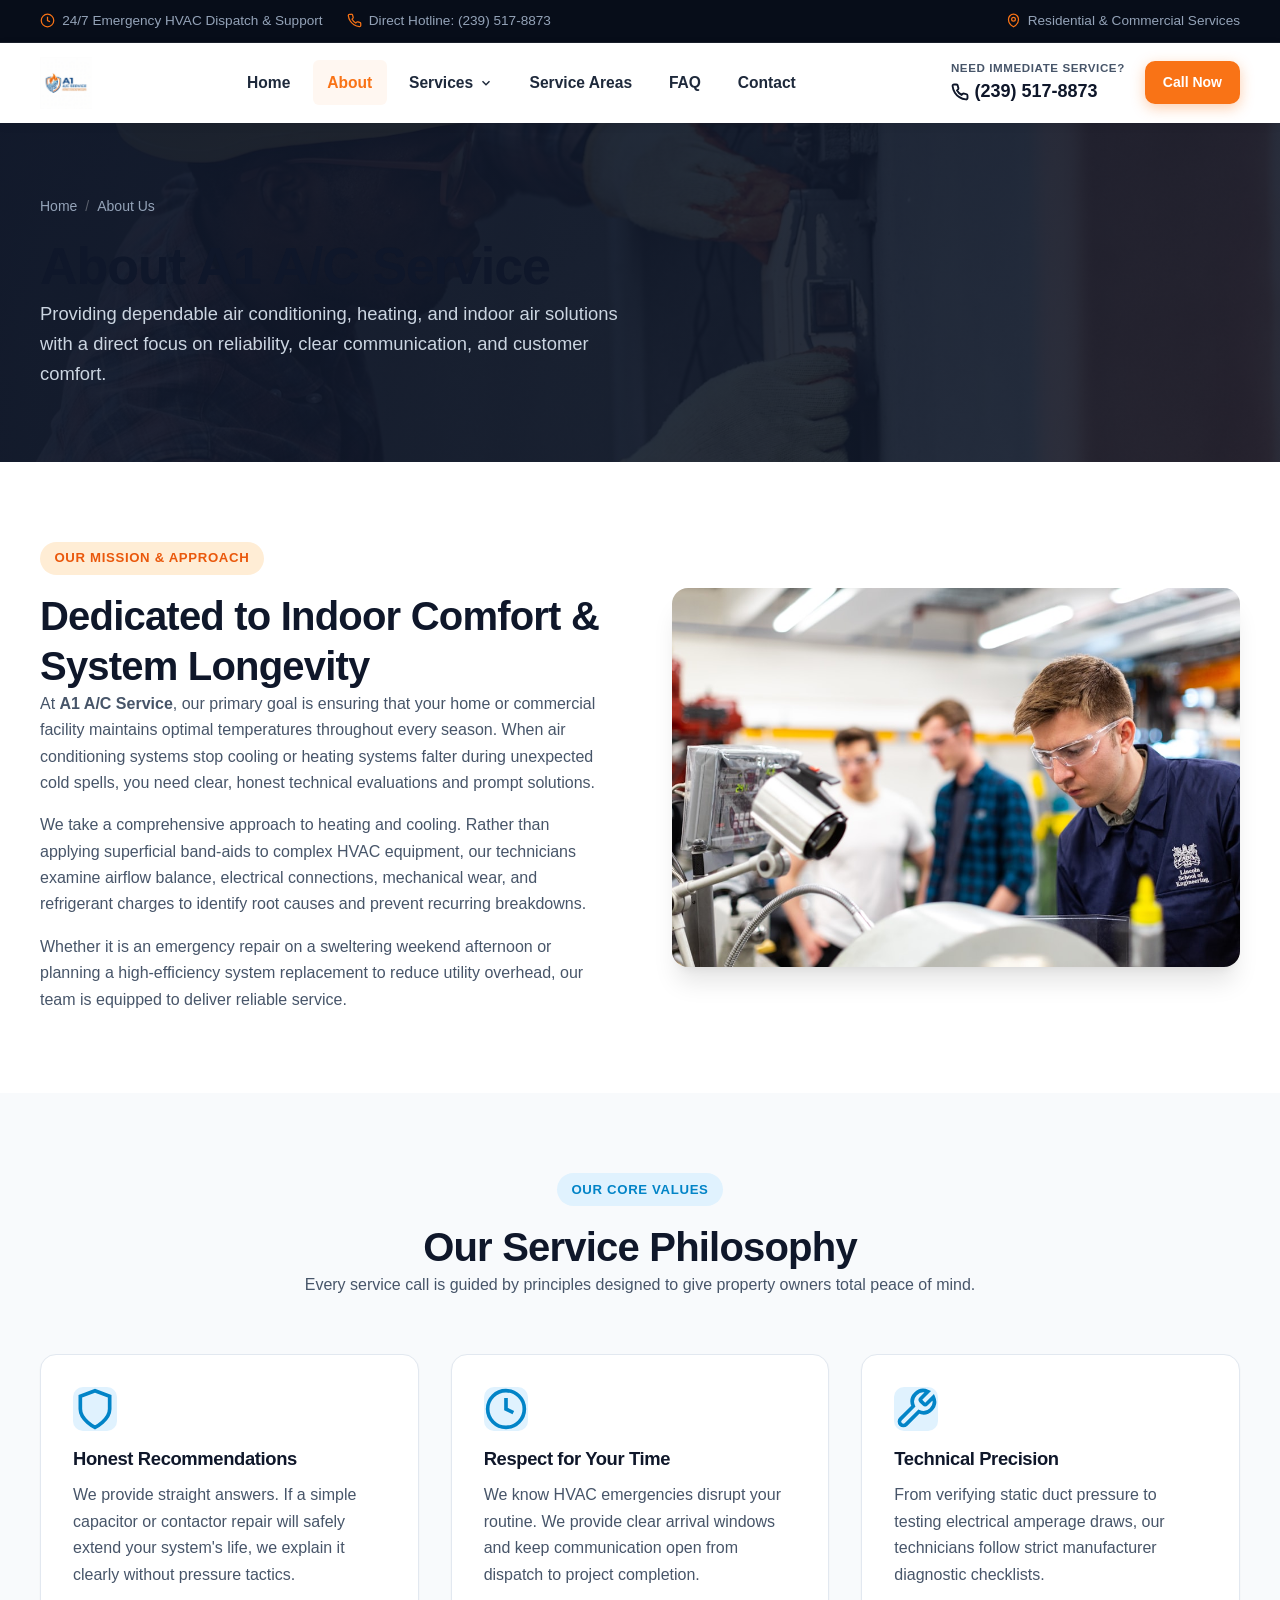
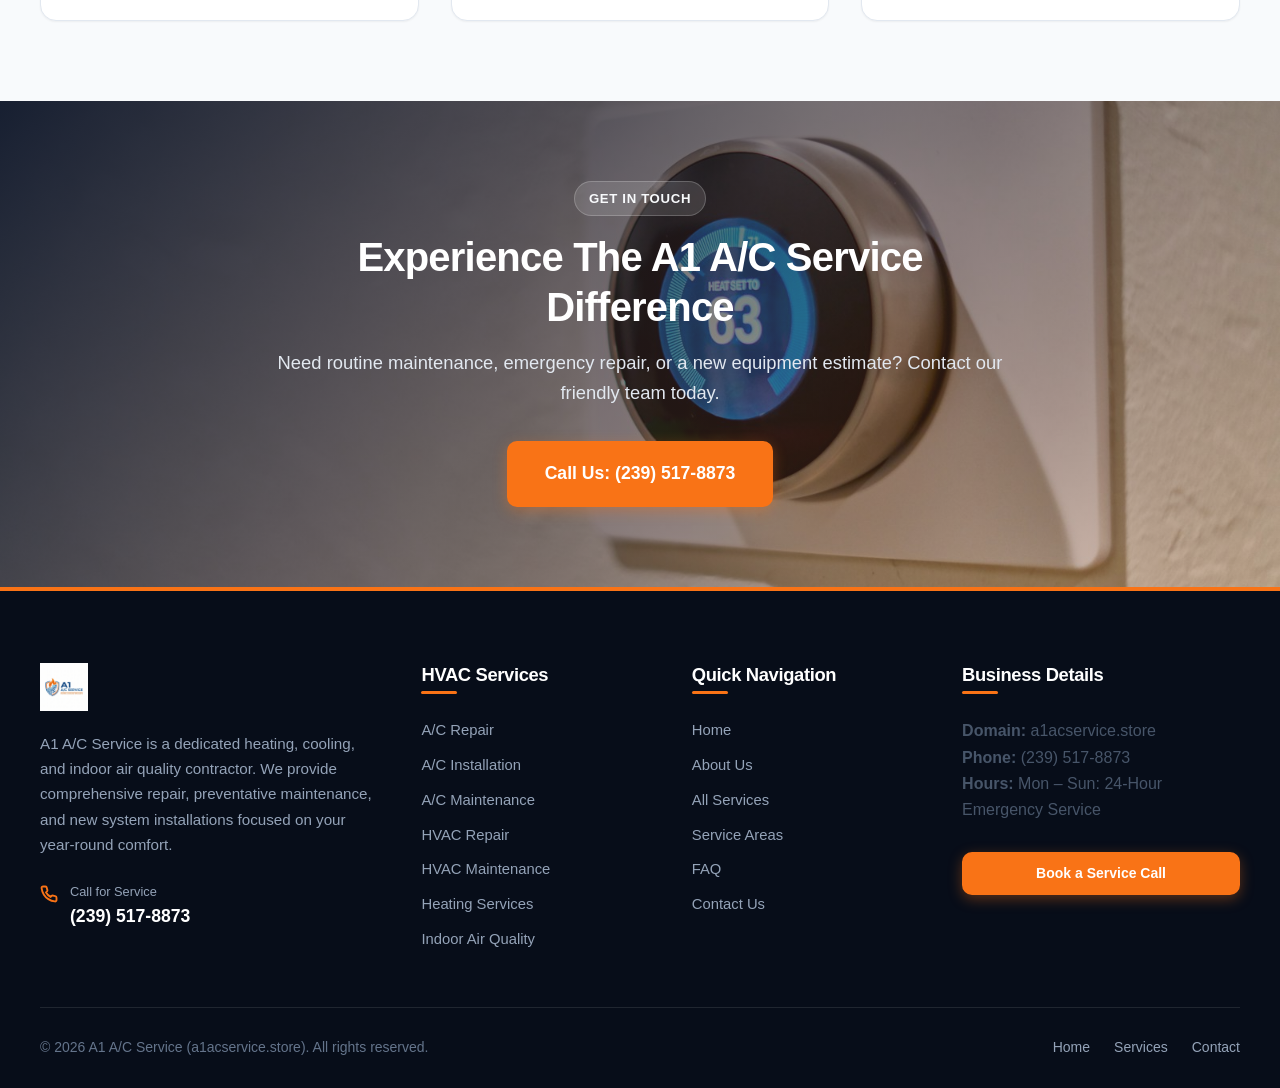
<file: about.html>
<!DOCTYPE html>
<html lang="en">
<head>
  <meta charset="UTF-8">
  <meta name="viewport" content="width=device-width, initial-scale=1.0">
  <title>About Us | A1 A/C Service — Dedicated HVAC &amp; Cooling Experts</title>
  <meta name="description" content="Learn about A1 A/C Service. Discover our service philosophy, focus on home and business comfort, and commitment to reliable heating and air conditioning solutions.">
  <meta property="og:title" content="About Us | A1 A/C Service">
  <meta property="og:description" content="Dedicated heating, cooling, and ventilation professionals committed to delivering honest, reliable HVAC solutions. Call (239) 517-8873.">
  <meta property="og:type" content="website">
  <meta property="og:url" content="https://a1acservice.store/about">
  <meta property="og:image" content="assets/images/about/about-hero.jpg">
  <link rel="canonical" href="https://a1acservice.store/about">
  <link rel="icon" type="image/png" href="assets/images/favicon/favicon.png">
  <link rel="stylesheet" href="assets/css/style.css">
</head>
<body>

  <!-- Top Utility Bar -->
  <div class="top-bar">
    <div class="container">
      <div class="top-bar-left">
        <div class="top-bar-item">
          <svg viewBox="0 0 24 24" fill="none" stroke="currentColor" stroke-width="2"><circle cx="12" cy="12" r="10"></circle><polyline points="12 6 12 12 16 14"></polyline></svg>
          <span>24/7 Emergency HVAC Dispatch &amp; Support</span>
        </div>
        <div class="top-bar-item">
          <svg viewBox="0 0 24 24" fill="none" stroke="currentColor" stroke-width="2"><path d="M22 16.92v3a2 2 0 0 1-2.18 2 19.79 19.79 0 0 1-8.63-3.07 19.5 19.5 0 0 1-6-6 19.79 19.79 0 0 1-3.07-8.67A2 2 0 0 1 4.11 2h3a2 2 0 0 1 2 1.72 12.84 12.84 0 0 0 .7 2.81 2 2 0 0 1-.45 2.11L8.09 9.91a16 16 0 0 0 6 6l1.27-1.27a2 2 0 0 1 2.11-.45 12.84 12.84 0 0 0 2.81.7A2 2 0 0 1 22 16.92z"></path></svg>
          <a href="tel:(239) 517-8873">Direct Hotline: (239) 517-8873</a>
        </div>
      </div>
      <div class="top-bar-right">
        <div class="top-bar-item">
          <svg viewBox="0 0 24 24" fill="none" stroke="currentColor" stroke-width="2"><path d="M12 22s-8-4.5-8-11.8A8 8 0 0 1 12 2a8 8 0 0 1 8 8.2c0 7.3-8 11.8-8 11.8z"></path><circle cx="12" cy="10" r="3"></circle></svg>
          <span>Residential &amp; Commercial Services</span>
        </div>
      </div>
    </div>
  </div>

  <!-- Main Sticky Header -->
  <header class="main-header">
    <div class="container header-container">
      <a href="index.html" class="logo-link" aria-label="A1 A/C Service Home">
        <img src="assets/images/logo/logo.png" alt="A1 A/C Service Logo" class="brand-logo-img">
      </a>

      <!-- Desktop Navigation Menu -->
      <nav class="nav-menu">
        <a href="index.html" class="nav-link">Home</a>
        <a href="about.html" class="nav-link active">About</a>
        
        <!-- Services Dropdown -->
        <div class="nav-dropdown">
          <a href="services.html" class="nav-link">
            Services
            <svg width="14" height="14" viewBox="0 0 24 24" fill="none" stroke="currentColor" stroke-width="2.5"><polyline points="6 9 12 15 18 9"></polyline></svg>
          </a>
          <div class="dropdown-menu">
            <a href="ac-repair.html" class="dropdown-item">
              <svg viewBox="0 0 24 24" fill="none" stroke="currentColor" stroke-width="2"><path d="M14.7 6.3a1 1 0 0 0 0 1.4l1.6 1.6a1 1 0 0 0 1.4 0l3.77-3.77a6 6 0 0 1-7.94 7.94l-6.91 6.91a2.12 2.12 0 0 1-3-3l6.91-6.91a6 6 0 0 1 7.94-7.94l-3.76 3.76z"></path></svg>
              A/C Repair
            </a>
            <a href="ac-installation.html" class="dropdown-item">
              <svg viewBox="0 0 24 24" fill="none" stroke="currentColor" stroke-width="2"><rect x="2" y="6" width="20" height="12" rx="2"></rect><circle cx="12" cy="12" r="3"></circle><line x1="6" y1="12" x2="6.01" y2="12"></line><line x1="18" y1="12" x2="18.01" y2="12"></line></svg>
              A/C Installation
            </a>
            <a href="ac-maintenance.html" class="dropdown-item">
              <svg viewBox="0 0 24 24" fill="none" stroke="currentColor" stroke-width="2"><path d="M22 11.08V12a10 10 0 1 1-5.93-9.14"></path><polyline points="22 4 12 14.01 9 11.01"></polyline></svg>
              A/C Maintenance
            </a>
            <a href="hvac-repair.html" class="dropdown-item">
              <svg viewBox="0 0 24 24" fill="none" stroke="currentColor" stroke-width="2"><path d="M12 2v20M17 5H9.5a3.5 3.5 0 0 0 0 7h5a3.5 3.5 0 0 1 0 7H6"></path></svg>
              HVAC Repair
            </a>
            <a href="hvac-maintenance.html" class="dropdown-item">
              <svg viewBox="0 0 24 24" fill="none" stroke="currentColor" stroke-width="2"><circle cx="12" cy="12" r="3"></circle><path d="M19.4 15a1.65 1.65 0 0 0 .33 1.82l.06.06a2 2 0 0 1 0 2.83 2 2 0 0 1-2.83 0l-.06-.06a1.65 1.65 0 0 0-1.82-.33 1.65 1.65 0 0 0-1 1.51V21a2 2 0 0 1-2 2 2 2 0 0 1-2-2v-.09A1.65 1.65 0 0 0 9 19.4a1.65 1.65 0 0 0-1.82.33l-.06.06a2 2 0 0 1-2.83 0 2 2 0 0 1 0-2.83l.06-.06a1.65 1.65 0 0 0 .33-1.82 1.65 1.65 0 0 0-1.51-1H3a2 2 0 0 1-2-2 2 2 0 0 1 2-2h.09A1.65 1.65 0 0 0 4.6 9a1.65 1.65 0 0 0-.33-1.82l-.06-.06a2 2 0 0 1 0-2.83 2 2 0 0 1 2.83 0l.06.06a1.65 1.65 0 0 0 1.82.33H9a1.65 1.65 0 0 0 1-1.51V3a2 2 0 0 1 2-2 2 2 0 0 1 2 2v.09a1.65 1.65 0 0 0 1 1.51 1.65 1.65 0 0 0 1.82-.33l.06-.06a2 2 0 0 1 2.83 0 2 2 0 0 1 0 2.83l-.06.06a1.65 1.65 0 0 0-.33 1.82V9a1.65 1.65 0 0 0 1.51 1H21a2 2 0 0 1 2 2 2 2 0 0 1-2 2h-.09a1.65 1.65 0 0 0-1.51 1z"></path></svg>
              HVAC Maintenance
            </a>
            <a href="heating-services.html" class="dropdown-item">
              <svg viewBox="0 0 24 24" fill="none" stroke="currentColor" stroke-width="2"><path d="M8.5 14.5A2.5 2.5 0 0 0 11 12c0-1.38-.5-2-1-3-1.072-2.143-.224-4.054 2-6 .5 2.5 2 4.9 4 6.5 2 1.6 3 3.5 3 5.5a7 7 0 1 1-14 0c0-1.153.433-2.294 1-3a2.5 2.5 0 0 0 2.5 2.5z"></path></svg>
              Heating Services
            </a>
            <a href="air-quality.html" class="dropdown-item">
              <svg viewBox="0 0 24 24" fill="none" stroke="currentColor" stroke-width="2"><path d="M17.5 19H9a7 7 0 1 1 6.71-9h1.79a4.5 4.5 0 1 1 0 9Z"></path></svg>
              Indoor Air Quality
            </a>
          </div>
        </div>

        <a href="service-areas.html" class="nav-link">Service Areas</a>
        <a href="faq.html" class="nav-link">FAQ</a>
        <a href="contact.html" class="nav-link">Contact</a>
      </nav>

      <!-- Header Actions -->
      <div class="header-actions">
        <div class="phone-quick">
          <span class="phone-label">Need Immediate Service?</span>
          <a href="tel:(239) 517-8873" class="phone-number">
            <svg width="18" height="18" viewBox="0 0 24 24" fill="none" stroke="currentColor" stroke-width="2.5"><path d="M22 16.92v3a2 2 0 0 1-2.18 2 19.79 19.79 0 0 1-8.63-3.07 19.5 19.5 0 0 1-6-6 19.79 19.79 0 0 1-3.07-8.67A2 2 0 0 1 4.11 2h3a2 2 0 0 1 2 1.72 12.84 12.84 0 0 0 .7 2.81 2 2 0 0 1-.45 2.11L8.09 9.91a16 16 0 0 0 6 6l1.27-1.27a2 2 0 0 1 2.11-.45 12.84 12.84 0 0 0 2.81.7A2 2 0 0 1 22 16.92z"></path></svg>
            (239) 517-8873
          </a>
        </div>
        <a href="tel:(239) 517-8873" class="btn btn-primary btn-sm">Call Now</a>
        <button class="mobile-toggle" aria-label="Open mobile navigation menu">
          <svg viewBox="0 0 24 24" fill="none" stroke="currentColor" stroke-width="2.5"><line x1="3" y1="12" x2="21" y2="12"></line><line x1="3" y1="6" x2="21" y2="6"></line><line x1="3" y1="18" x2="21" y2="18"></line></svg>
        </button>
      </div>
    </div>
  </header>

  <!-- Mobile Drawer -->
  <div class="mobile-nav-overlay"></div>
  <aside class="mobile-nav-drawer" aria-hidden="true">
    <div class="mobile-nav-header">
      <img src="assets/images/logo/logo.png" alt="A1 A/C Service" style="height: 40px;">
      <button class="mobile-nav-close" aria-label="Close navigation menu">
        <svg width="24" height="24" viewBox="0 0 24 24" fill="none" stroke="currentColor" stroke-width="2.5"><line x1="18" y1="6" x2="6" y2="18"></line><line x1="6" y1="6" x2="18" y2="18"></line></svg>
      </button>
    </div>
    <div class="mobile-nav-links">
      <a href="index.html" class="mobile-nav-item">Home</a>
      <a href="about.html" class="mobile-nav-item active">About Us</a>
      <a href="services.html" class="mobile-nav-item">All Services</a>
      <div class="mobile-submenu">
        <a href="ac-repair.html" class="mobile-sub-item">A/C Repair</a>
        <a href="ac-installation.html" class="mobile-sub-item">A/C Installation</a>
        <a href="ac-maintenance.html" class="mobile-sub-item">A/C Maintenance</a>
        <a href="hvac-repair.html" class="mobile-sub-item">HVAC Repair</a>
        <a href="hvac-maintenance.html" class="mobile-sub-item">HVAC Maintenance</a>
        <a href="heating-services.html" class="mobile-sub-item">Heating Services</a>
        <a href="air-quality.html" class="mobile-sub-item">Indoor Air Quality</a>
      </div>
      <a href="service-areas.html" class="mobile-nav-item">Service Areas</a>
      <a href="faq.html" class="mobile-nav-item">FAQ</a>
      <a href="contact.html" class="mobile-nav-item">Contact</a>
    </div>
    <div class="mobile-nav-cta">
      <a href="tel:(239) 517-8873" class="btn btn-primary" style="width: 100%;">Call (239) 517-8873</a>
    </div>
  </aside>

  <!-- Page Banner Hero -->
  <section class="page-hero" style="background-image: url('assets/images/about/about-hero.jpg');">
    <div class="page-hero-overlay"></div>
    <div class="container">
      <div class="breadcrumb">
        <a href="index.html">Home</a>
        <span class="breadcrumb-separator">/</span>
        <span>About Us</span>
      </div>
      <h1>About A1 A/C Service</h1>
      <p style="color: #cbd5e1; font-size: 1.15rem; max-width: 600px;">
        Providing dependable air conditioning, heating, and indoor air solutions with a direct focus on reliability, clear communication, and customer comfort.
      </p>
    </div>
  </section>

  <!-- Detailed About Story Section -->
  <section class="section">
    <div class="container">
      <div class="two-col-grid">
        <div>
          <div class="badge badge-orange">Our Mission &amp; Approach</div>
          <h2>Dedicated to Indoor Comfort &amp; System Longevity</h2>
          <p>
            At <strong>A1 A/C Service</strong>, our primary goal is ensuring that your home or commercial facility maintains optimal temperatures throughout every season. When air conditioning systems stop cooling or heating systems falter during unexpected cold spells, you need clear, honest technical evaluations and prompt solutions.
          </p>
          <p>
            We take a comprehensive approach to heating and cooling. Rather than applying superficial band-aids to complex HVAC equipment, our technicians examine airflow balance, electrical connections, mechanical wear, and refrigerant charges to identify root causes and prevent recurring breakdowns.
          </p>
          <p>
            Whether it is an emergency repair on a sweltering weekend afternoon or planning a high-efficiency system replacement to reduce utility overhead, our team is equipped to deliver reliable service.
          </p>
        </div>
        <div>
          <img src="assets/images/about/about-service.jpg" alt="A1 A/C Service technicians evaluating cooling unit" style="border-radius: var(--radius-lg); box-shadow: var(--shadow-xl); width: 100%; object-fit: cover;">
        </div>
      </div>
    </div>
  </section>

  <!-- Service Philosophy & Principles -->
  <section class="section section-alt">
    <div class="container">
      <div class="section-header">
        <div class="badge badge-blue">Our Core Values</div>
        <h2>Our Service Philosophy</h2>
        <p>Every service call is guided by principles designed to give property owners total peace of mind.</p>
      </div>

      <div class="info-box-grid">
        <div class="info-box">
          <div class="info-box-icon">
            <svg viewBox="0 0 24 24" fill="none" stroke="currentColor" stroke-width="2"><path d="M12 22s8-4 8-10V5l-8-3-8 3v7c0 6 8 10 8 10z"></path></svg>
          </div>
          <h4>Honest Recommendations</h4>
          <p>
            We provide straight answers. If a simple capacitor or contactor repair will safely extend your system's life, we explain it clearly without pressure tactics.
          </p>
        </div>

        <div class="info-box">
          <div class="info-box-icon">
            <svg viewBox="0 0 24 24" fill="none" stroke="currentColor" stroke-width="2"><circle cx="12" cy="12" r="10"></circle><polyline points="12 6 12 12 16 14"></polyline></svg>
          </div>
          <h4>Respect for Your Time</h4>
          <p>
            We know HVAC emergencies disrupt your routine. We provide clear arrival windows and keep communication open from dispatch to project completion.
          </p>
        </div>

        <div class="info-box">
          <div class="info-box-icon">
            <svg viewBox="0 0 24 24" fill="none" stroke="currentColor" stroke-width="2"><path d="M14.7 6.3a1 1 0 0 0 0 1.4l1.6 1.6a1 1 0 0 0 1.4 0l3.77-3.77a6 6 0 0 1-7.94 7.94l-6.91 6.91a2.12 2.12 0 0 1-3-3l6.91-6.91a6 6 0 0 1 7.94-7.94l-3.76 3.76z"></path></svg>
          </div>
          <h4>Technical Precision</h4>
          <p>
            From verifying static duct pressure to testing electrical amperage draws, our technicians follow strict manufacturer diagnostic checklists.
          </p>
        </div>
      </div>
    </div>
  </section>

  <!-- CTA Banner -->
  <section class="cta-banner" style="background-image: url('assets/images/home/cta-bg.jpg');">
    <div class="cta-banner-overlay"></div>
    <div class="container">
      <div class="badge badge-dark">Get In Touch</div>
      <h2>Experience The A1 A/C Service Difference</h2>
      <p>Need routine maintenance, emergency repair, or a new equipment estimate? Contact our friendly team today.</p>
      <div>
        <a href="tel:(239) 517-8873" class="btn btn-primary btn-lg">Call Us: (239) 517-8873</a>
      </div>
    </div>
  </section>

  <!-- FOOTER -->
  <footer class="main-footer">
    <div class="container">
      <div class="footer-top">
        <div class="footer-brand">
          <a href="index.html">
            <img src="assets/images/logo/footer-logo.png" alt="A1 A/C Service" class="footer-logo-img">
          </a>
          <p>
            A1 A/C Service is a dedicated heating, cooling, and indoor air quality contractor. We provide comprehensive repair, preventative maintenance, and new system installations focused on your year-round comfort.
          </p>
          <div class="footer-contact-item">
            <svg viewBox="0 0 24 24" fill="none" stroke="currentColor" stroke-width="2.5"><path d="M22 16.92v3a2 2 0 0 1-2.18 2 19.79 19.79 0 0 1-8.63-3.07 19.5 19.5 0 0 1-6-6 19.79 19.79 0 0 1-3.07-8.67A2 2 0 0 1 4.11 2h3a2 2 0 0 1 2 1.72 12.84 12.84 0 0 0 .7 2.81 2 2 0 0 1-.45 2.11L8.09 9.91a16 16 0 0 0 6 6l1.27-1.27a2 2 0 0 1 2.11-.45 12.84 12.84 0 0 0 2.81.7A2 2 0 0 1 22 16.92z"></path></svg>
            <div>
              <div style="font-size: 0.8rem; color: #94a3b8;">Call for Service</div>
              <a href="tel:(239) 517-8873">(239) 517-8873</a>
            </div>
          </div>
        </div>

        <div class="footer-widget">
          <h4>HVAC Services</h4>
          <div class="footer-links">
            <a href="ac-repair.html">A/C Repair</a>
            <a href="ac-installation.html">A/C Installation</a>
            <a href="ac-maintenance.html">A/C Maintenance</a>
            <a href="hvac-repair.html">HVAC Repair</a>
            <a href="hvac-maintenance.html">HVAC Maintenance</a>
            <a href="heating-services.html">Heating Services</a>
            <a href="air-quality.html">Indoor Air Quality</a>
          </div>
        </div>

        <div class="footer-widget">
          <h4>Quick Navigation</h4>
          <div class="footer-links">
            <a href="index.html">Home</a>
            <a href="about.html">About Us</a>
            <a href="services.html">All Services</a>
            <a href="service-areas.html">Service Areas</a>
            <a href="faq.html">FAQ</a>
            <a href="contact.html">Contact Us</a>
          </div>
        </div>

        <div class="footer-widget">
          <h4>Business Details</h4>
          <p style="margin-bottom: 0.75rem;">
            <strong>Domain:</strong> a1acservice.store<br>
            <strong>Phone:</strong> (239) 517-8873<br>
            <strong>Hours:</strong> Mon – Sun: 24-Hour Emergency Service
          </p>
          <a href="contact.html" class="btn btn-primary btn-sm" style="width: 100%; margin-top: 1rem;">Book a Service Call</a>
        </div>
      </div>

      <div class="footer-bottom">
        <div>
          &copy; 2026 A1 A/C Service (a1acservice.store). All rights reserved.
        </div>
        <div style="display: flex; gap: 1.5rem;">
          <a href="index.html">Home</a>
          <a href="services.html">Services</a>
          <a href="contact.html">Contact</a>
        </div>
      </div>
    </div>
  </footer>

  <script src="assets/js/main.js"></script>
</body>
</html>
</file>
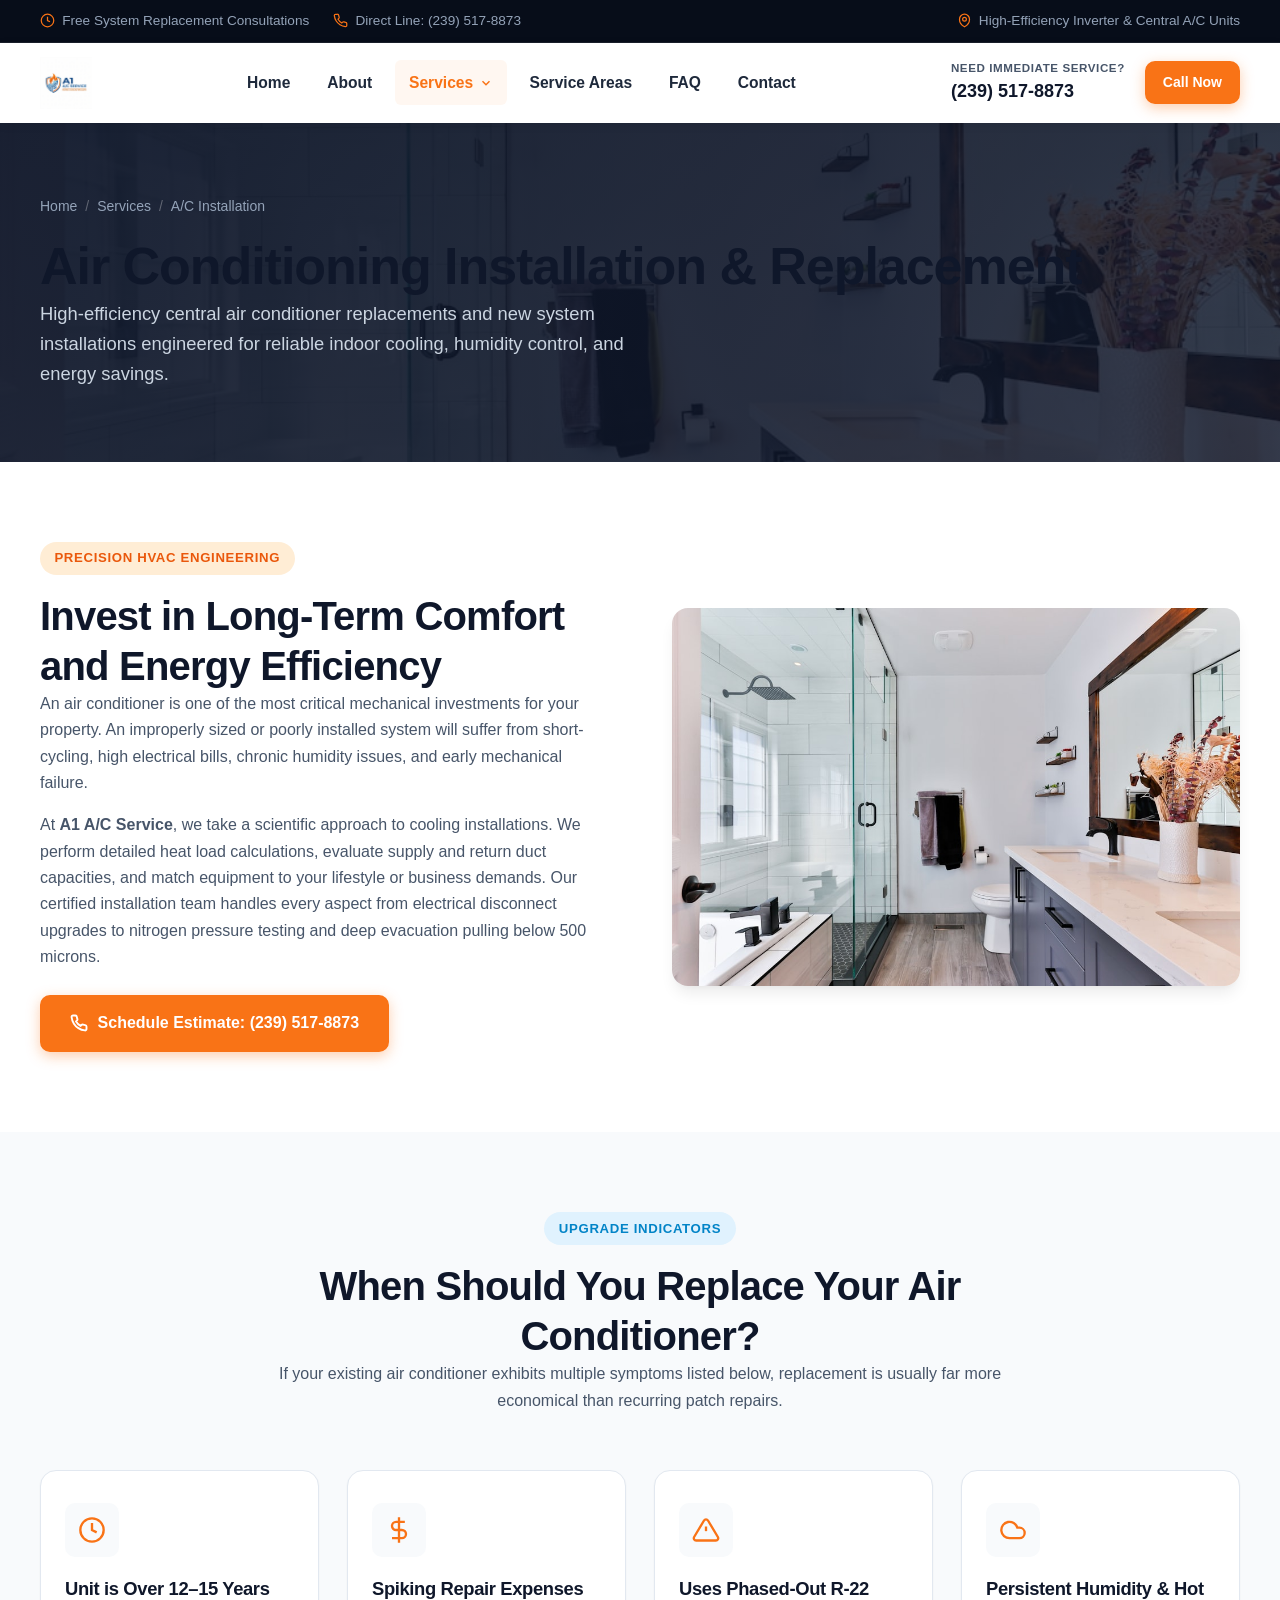
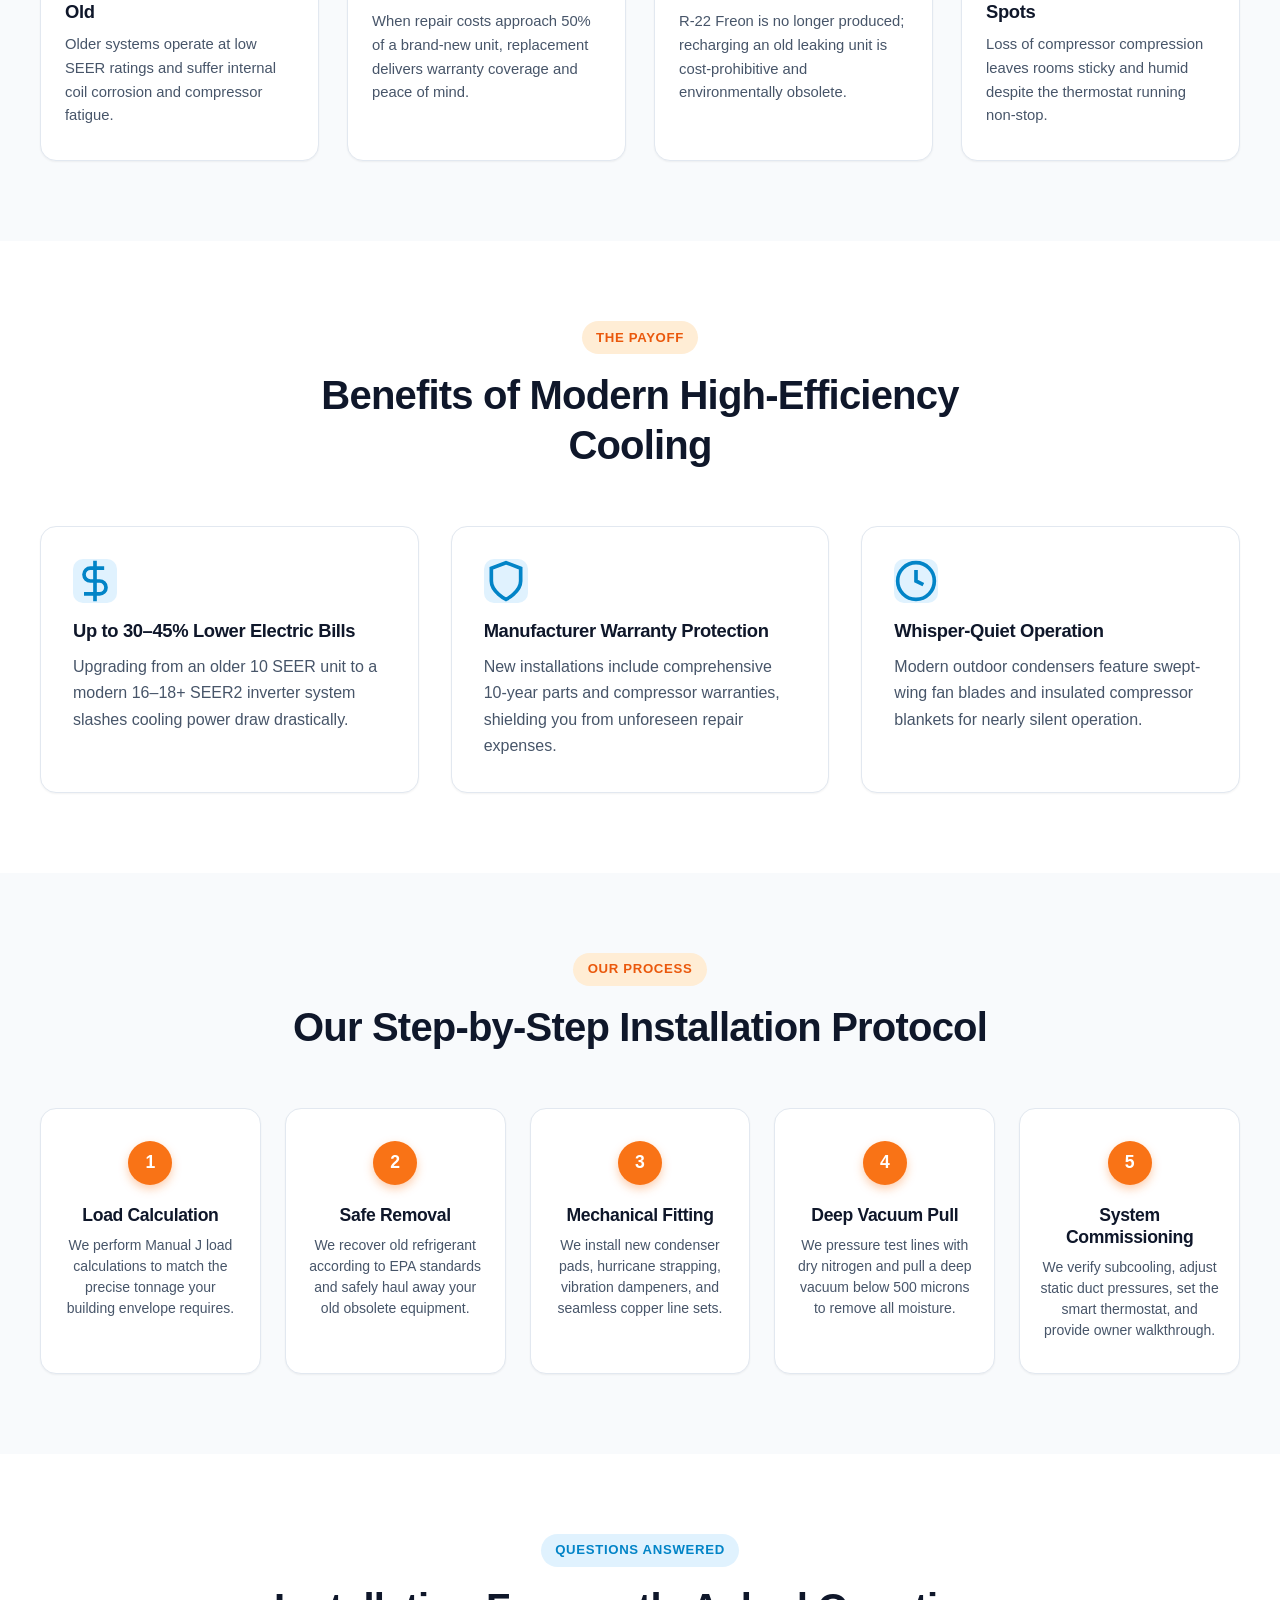
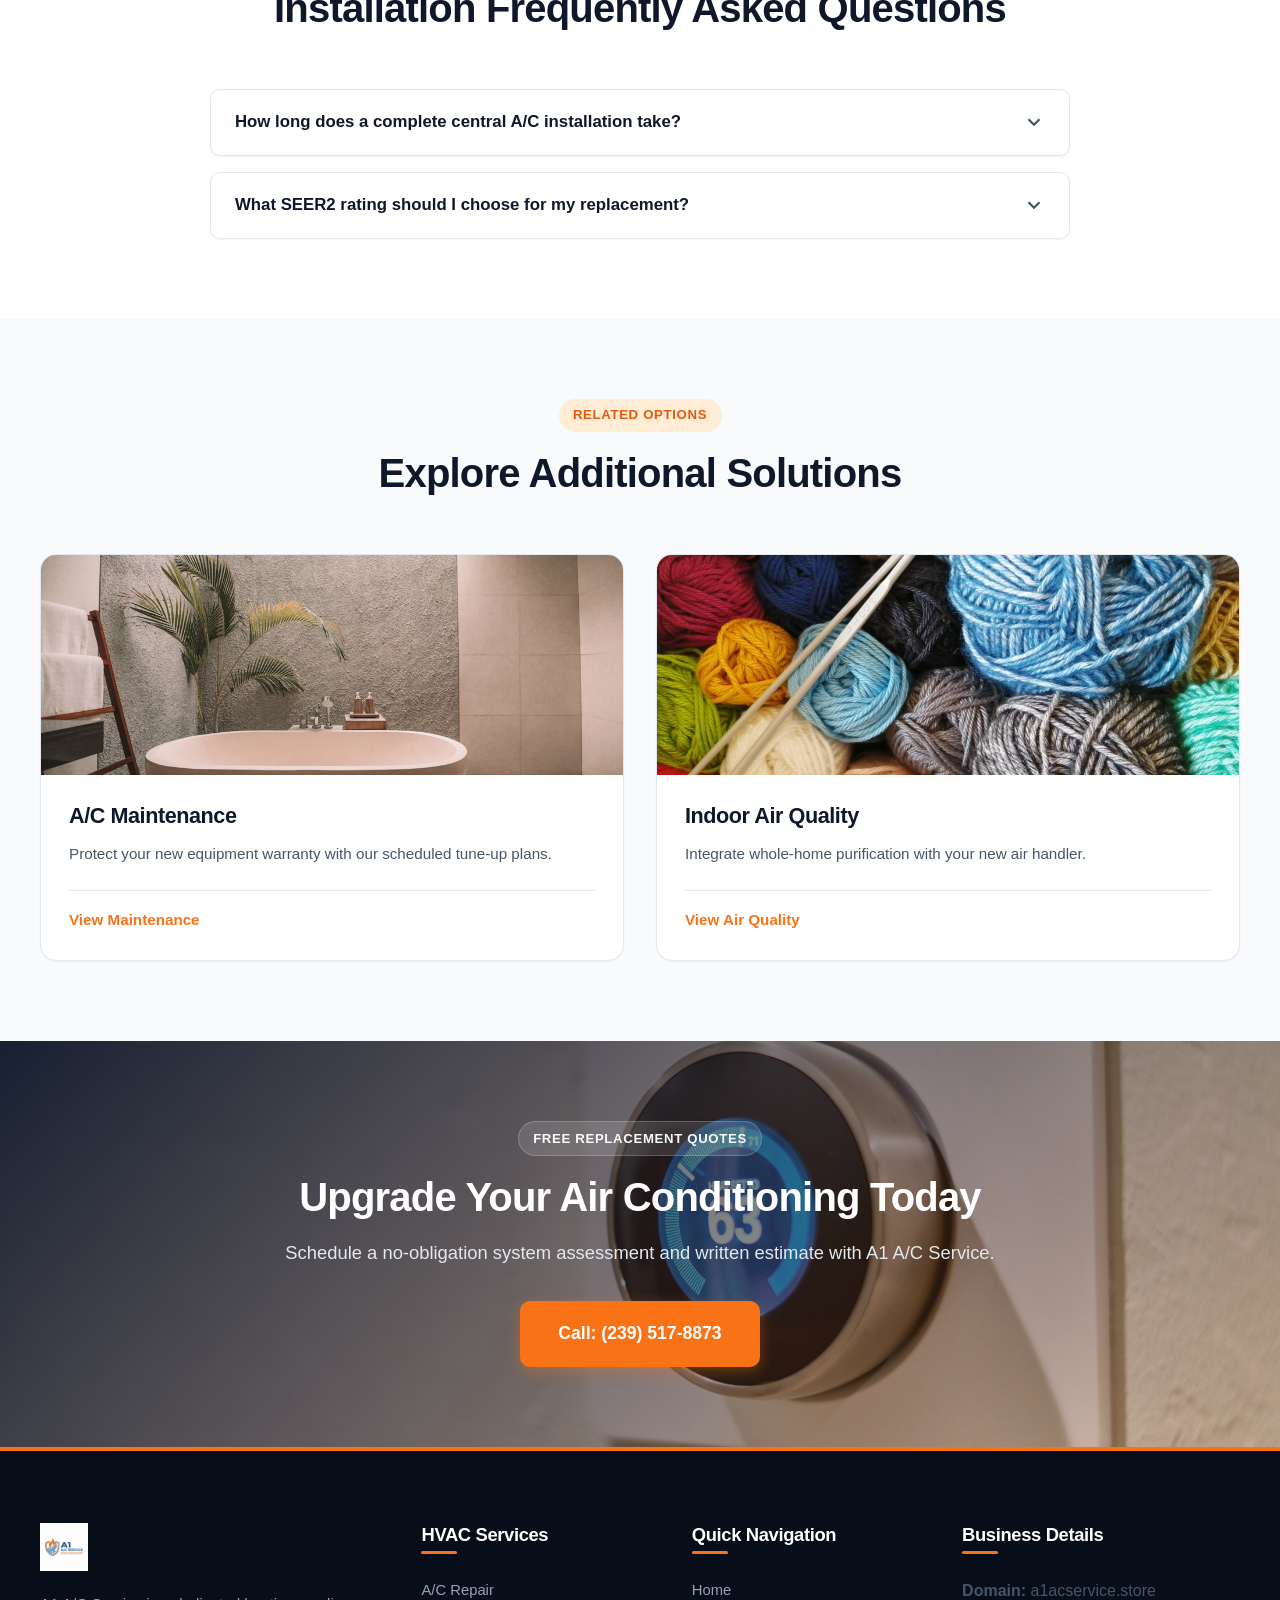
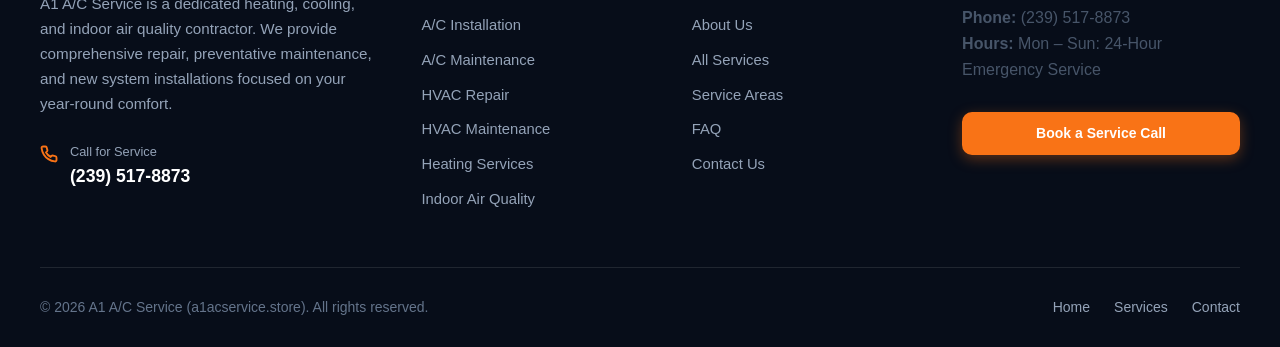
<file: ac-installation.html>
<!DOCTYPE html>
<html lang="en">
<head>
  <meta charset="UTF-8">
  <meta name="viewport" content="width=device-width, initial-scale=1.0">
  <title>A/C Installation &amp; Replacement | A1 A/C Service</title>
  <meta name="description" content="Professional A/C installation and system replacement by A1 A/C Service. High-efficiency cooling units engineered for comfort and energy savings. Call (239) 517-8873.">
  <meta property="og:title" content="A/C Installation &amp; Replacement | A1 A/C Service">
  <meta property="og:description" content="Upgrade to a high-efficiency central air conditioner. Professional load calculations, precision duct matching, and expert installation. Call (239) 517-8873.">
  <meta property="og:type" content="website">
  <meta property="og:url" content="https://a1acservice.store/ac-installation">
  <meta property="og:image" content="assets/images/services/ac-installation.jpg">
  <link rel="canonical" href="https://a1acservice.store/ac-installation">
  <link rel="icon" type="image/png" href="assets/images/favicon/favicon.png">
  <link rel="stylesheet" href="assets/css/style.css">
</head>
<body>

  <!-- Top Bar -->
  <div class="top-bar">
    <div class="container">
      <div class="top-bar-left">
        <div class="top-bar-item">
          <svg viewBox="0 0 24 24" fill="none" stroke="currentColor" stroke-width="2"><circle cx="12" cy="12" r="10"></circle><polyline points="12 6 12 12 16 14"></polyline></svg>
          <span>Free System Replacement Consultations</span>
        </div>
        <div class="top-bar-item">
          <svg viewBox="0 0 24 24" fill="none" stroke="currentColor" stroke-width="2"><path d="M22 16.92v3a2 2 0 0 1-2.18 2 19.79 19.79 0 0 1-8.63-3.07 19.5 19.5 0 0 1-6-6 19.79 19.79 0 0 1-3.07-8.67A2 2 0 0 1 4.11 2h3a2 2 0 0 1 2 1.72 12.84 12.84 0 0 0 .7 2.81 2 2 0 0 1-.45 2.11L8.09 9.91a16 16 0 0 0 6 6l1.27-1.27a2 2 0 0 1 2.11-.45 12.84 12.84 0 0 0 2.81.7A2 2 0 0 1 22 16.92z"></path></svg>
          <a href="tel:(239) 517-8873">Direct Line: (239) 517-8873</a>
        </div>
      </div>
      <div class="top-bar-right">
        <div class="top-bar-item">
          <svg viewBox="0 0 24 24" fill="none" stroke="currentColor" stroke-width="2"><path d="M12 22s-8-4.5-8-11.8A8 8 0 0 1 12 2a8 8 0 0 1 8 8.2c0 7.3-8 11.8-8 11.8z"></path><circle cx="12" cy="10" r="3"></circle></svg>
          <span>High-Efficiency Inverter &amp; Central A/C Units</span>
        </div>
      </div>
    </div>
  </div>

  <!-- Header -->
  <header class="main-header">
    <div class="container header-container">
      <a href="index.html" class="logo-link" aria-label="A1 A/C Service Home">
        <img src="assets/images/logo/logo.png" alt="A1 A/C Service Logo" class="brand-logo-img">
      </a>
      <nav class="nav-menu">
        <a href="index.html" class="nav-link">Home</a>
        <a href="about.html" class="nav-link">About</a>
        <div class="nav-dropdown">
          <a href="services.html" class="nav-link active">
            Services
            <svg width="14" height="14" viewBox="0 0 24 24" fill="none" stroke="currentColor" stroke-width="2.5"><polyline points="6 9 12 15 18 9"></polyline></svg>
          </a>
          <div class="dropdown-menu">
            <a href="ac-repair.html" class="dropdown-item">A/C Repair</a>
            <a href="ac-installation.html" class="dropdown-item active">A/C Installation</a>
            <a href="ac-maintenance.html" class="dropdown-item">A/C Maintenance</a>
            <a href="hvac-repair.html" class="dropdown-item">HVAC Repair</a>
            <a href="hvac-maintenance.html" class="dropdown-item">HVAC Maintenance</a>
            <a href="heating-services.html" class="dropdown-item">Heating Services</a>
            <a href="air-quality.html" class="dropdown-item">Indoor Air Quality</a>
          </div>
        </div>
        <a href="service-areas.html" class="nav-link">Service Areas</a>
        <a href="faq.html" class="nav-link">FAQ</a>
        <a href="contact.html" class="nav-link">Contact</a>
      </nav>
      <div class="header-actions">
        <div class="phone-quick">
          <span class="phone-label">Need Immediate Service?</span>
          <a href="tel:(239) 517-8873" class="phone-number">(239) 517-8873</a>
        </div>
        <a href="tel:(239) 517-8873" class="btn btn-primary btn-sm">Call Now</a>
        <button class="mobile-toggle" aria-label="Open mobile navigation menu">
          <svg viewBox="0 0 24 24" fill="none" stroke="currentColor" stroke-width="2.5"><line x1="3" y1="12" x2="21" y2="12"></line><line x1="3" y1="6" x2="21" y2="6"></line><line x1="3" y1="18" x2="21" y2="18"></line></svg>
        </button>
      </div>
    </div>
  </header>

  <!-- Mobile Drawer -->
  <div class="mobile-nav-overlay"></div>
  <aside class="mobile-nav-drawer" aria-hidden="true">
    <div class="mobile-nav-header">
      <img src="assets/images/logo/logo.png" alt="A1 A/C Service" style="height: 40px;">
      <button class="mobile-nav-close" aria-label="Close navigation menu">
        <svg width="24" height="24" viewBox="0 0 24 24" fill="none" stroke="currentColor" stroke-width="2.5"><line x1="18" y1="6" x2="6" y2="18"></line><line x1="6" y1="6" x2="18" y2="18"></line></svg>
      </button>
    </div>
    <div class="mobile-nav-links">
      <a href="index.html" class="mobile-nav-item">Home</a>
      <a href="about.html" class="mobile-nav-item">About Us</a>
      <a href="services.html" class="mobile-nav-item active">All Services</a>
      <div class="mobile-submenu">
        <a href="ac-repair.html" class="mobile-sub-item">A/C Repair</a>
        <a href="ac-installation.html" class="mobile-sub-item active">A/C Installation</a>
        <a href="ac-maintenance.html" class="mobile-sub-item">A/C Maintenance</a>
        <a href="hvac-repair.html" class="mobile-sub-item">HVAC Repair</a>
        <a href="hvac-maintenance.html" class="mobile-sub-item">HVAC Maintenance</a>
        <a href="heating-services.html" class="mobile-sub-item">Heating Services</a>
        <a href="air-quality.html" class="mobile-sub-item">Indoor Air Quality</a>
      </div>
      <a href="service-areas.html" class="mobile-nav-item">Service Areas</a>
      <a href="faq.html" class="mobile-nav-item">FAQ</a>
      <a href="contact.html" class="mobile-nav-item">Contact</a>
    </div>
    <div class="mobile-nav-cta">
      <a href="tel:(239) 517-8873" class="btn btn-primary" style="width: 100%;">Call (239) 517-8873</a>
    </div>
  </aside>

  <!-- 1. Hero -->
  <section class="page-hero" style="background-image: url('assets/images/services/ac-installation.jpg');">
    <div class="page-hero-overlay"></div>
    <div class="container">
      <div class="breadcrumb">
        <a href="index.html">Home</a>
        <span class="breadcrumb-separator">/</span>
        <a href="services.html">Services</a>
        <span class="breadcrumb-separator">/</span>
        <span>A/C Installation</span>
      </div>
      <h1>Air Conditioning Installation &amp; Replacement</h1>
      <p style="color: #cbd5e1; font-size: 1.15rem; max-width: 620px;">
        High-efficiency central air conditioner replacements and new system installations engineered for reliable indoor cooling, humidity control, and energy savings.
      </p>
    </div>
  </section>

  <!-- 2. Detailed Service Introduction -->
  <section class="section">
    <div class="container">
      <div class="two-col-grid">
        <div>
          <div class="badge badge-orange">Precision HVAC Engineering</div>
          <h2>Invest in Long-Term Comfort and Energy Efficiency</h2>
          <p>
            An air conditioner is one of the most critical mechanical investments for your property. An improperly sized or poorly installed system will suffer from short-cycling, high electrical bills, chronic humidity issues, and early mechanical failure.
          </p>
          <p>
            At <strong>A1 A/C Service</strong>, we take a scientific approach to cooling installations. We perform detailed heat load calculations, evaluate supply and return duct capacities, and match equipment to your lifestyle or business demands. Our certified installation team handles every aspect from electrical disconnect upgrades to nitrogen pressure testing and deep evacuation pulling below 500 microns.
          </p>
          <div style="margin-top: 1.5rem;">
            <a href="tel:(239) 517-8873" class="btn btn-primary">
              <svg width="18" height="18" viewBox="0 0 24 24" fill="none" stroke="currentColor" stroke-width="2.5"><path d="M22 16.92v3a2 2 0 0 1-2.18 2 19.79 19.79 0 0 1-8.63-3.07 19.5 19.5 0 0 1-6-6 19.79 19.79 0 0 1-3.07-8.67A2 2 0 0 1 4.11 2h3a2 2 0 0 1 2 1.72 12.84 12.84 0 0 0 .7 2.81 2 2 0 0 1-.45 2.11L8.09 9.91a16 16 0 0 0 6 6l1.27-1.27a2 2 0 0 1 2.11-.45 12.84 12.84 0 0 0 2.81.7A2 2 0 0 1 22 16.92z"></path></svg>
              Schedule Estimate: (239) 517-8873
            </a>
          </div>
        </div>
        <div>
          <img src="assets/images/services/ac-installation.jpg" alt="A1 A/C Service installation technician securing outdoor condenser unit" style="width: 100%; border-radius: var(--radius-lg); box-shadow: var(--shadow-lg);">
        </div>
      </div>
    </div>
  </section>

  <!-- 3. Signs You Need A Replacement -->
  <section class="section section-alt">
    <div class="container">
      <div class="section-header">
        <div class="badge badge-blue">Upgrade Indicators</div>
        <h2>When Should You Replace Your Air Conditioner?</h2>
        <p>If your existing air conditioner exhibits multiple symptoms listed below, replacement is usually far more economical than recurring patch repairs.</p>
      </div>

      <div class="cards-grid-4">
        <div class="why-card">
          <div class="why-icon"><svg viewBox="0 0 24 24" fill="none" stroke="currentColor" stroke-width="2"><circle cx="12" cy="12" r="10"></circle><polyline points="12 6 12 12 16 14"></polyline></svg></div>
          <h4>Unit is Over 12–15 Years Old</h4>
          <p>Older systems operate at low SEER ratings and suffer internal coil corrosion and compressor fatigue.</p>
        </div>
        <div class="why-card">
          <div class="why-icon"><svg viewBox="0 0 24 24" fill="none" stroke="currentColor" stroke-width="2"><path d="M12 1v22M17 5H9.5a3.5 3.5 0 0 0 0 7h5a3.5 3.5 0 0 1 0 7H6"></path></svg></div>
          <h4>Spiking Repair Expenses</h4>
          <p>When repair costs approach 50% of a brand-new unit, replacement delivers warranty coverage and peace of mind.</p>
        </div>
        <div class="why-card">
          <div class="why-icon"><svg viewBox="0 0 24 24" fill="none" stroke="currentColor" stroke-width="2"><path d="M10.29 3.86L1.82 18a2 2 0 0 0 1.71 3h16.94a2 2 0 0 0 1.71-3L13.71 3.86a2 2 0 0 0-3.42 0z"></path><line x1="12" y1="9" x2="12" y2="13"></line><line x1="12" y1="17" x2="12.01" y2="17"></line></svg></div>
          <h4>Uses Phased-Out R-22</h4>
          <p>R-22 Freon is no longer produced; recharging an old leaking unit is cost-prohibitive and environmentally obsolete.</p>
        </div>
        <div class="why-card">
          <div class="why-icon"><svg viewBox="0 0 24 24" fill="none" stroke="currentColor" stroke-width="2"><path d="M17.5 19H9a7 7 0 1 1 6.71-9h1.79a4.5 4.5 0 1 1 0 9Z"></path></svg></div>
          <h4>Persistent Humidity &amp; Hot Spots</h4>
          <p>Loss of compressor compression leaves rooms sticky and humid despite the thermostat running non-stop.</p>
        </div>
      </div>
    </div>
  </section>

  <!-- 4. Installation Benefits -->
  <section class="section">
    <div class="container">
      <div class="section-header">
        <div class="badge badge-orange">The Payoff</div>
        <h2>Benefits of Modern High-Efficiency Cooling</h2>
      </div>

      <div class="info-box-grid">
        <div class="info-box">
          <div class="info-box-icon"><svg viewBox="0 0 24 24" fill="none" stroke="currentColor" stroke-width="2"><path d="M12 1v22M17 5H9.5a3.5 3.5 0 0 0 0 7h5a3.5 3.5 0 0 1 0 7H6"></path></svg></div>
          <h4>Up to 30–45% Lower Electric Bills</h4>
          <p>Upgrading from an older 10 SEER unit to a modern 16–18+ SEER2 inverter system slashes cooling power draw drastically.</p>
        </div>
        <div class="info-box">
          <div class="info-box-icon"><svg viewBox="0 0 24 24" fill="none" stroke="currentColor" stroke-width="2"><path d="M12 22s8-4 8-10V5l-8-3-8 3v7c0 6 8 10 8 10z"></path></svg></div>
          <h4>Manufacturer Warranty Protection</h4>
          <p>New installations include comprehensive 10-year parts and compressor warranties, shielding you from unforeseen repair expenses.</p>
        </div>
        <div class="info-box">
          <div class="info-box-icon"><svg viewBox="0 0 24 24" fill="none" stroke="currentColor" stroke-width="2"><circle cx="12" cy="12" r="10"></circle><polyline points="12 6 12 12 16 14"></polyline></svg></div>
          <h4>Whisper-Quiet Operation</h4>
          <p>Modern outdoor condensers feature swept-wing fan blades and insulated compressor blankets for nearly silent operation.</p>
        </div>
      </div>
    </div>
  </section>

  <!-- 5. Installation Process -->
  <section class="section section-alt">
    <div class="container">
      <div class="section-header">
        <div class="badge badge-orange">Our Process</div>
        <h2>Our Step-by-Step Installation Protocol</h2>
      </div>

      <div class="process-steps-grid">
        <div class="process-card">
          <div class="step-badge">1</div>
          <h4>Load Calculation</h4>
          <p>We perform Manual J load calculations to match the precise tonnage your building envelope requires.</p>
        </div>
        <div class="process-card">
          <div class="step-badge">2</div>
          <h4>Safe Removal</h4>
          <p>We recover old refrigerant according to EPA standards and safely haul away your old obsolete equipment.</p>
        </div>
        <div class="process-card">
          <div class="step-badge">3</div>
          <h4>Mechanical Fitting</h4>
          <p>We install new condenser pads, hurricane strapping, vibration dampeners, and seamless copper line sets.</p>
        </div>
        <div class="process-card">
          <div class="step-badge">4</div>
          <h4>Deep Vacuum Pull</h4>
          <p>We pressure test lines with dry nitrogen and pull a deep vacuum below 500 microns to remove all moisture.</p>
        </div>
        <div class="process-card">
          <div class="step-badge">5</div>
          <h4>System Commissioning</h4>
          <p>We verify subcooling, adjust static duct pressures, set the smart thermostat, and provide owner walkthrough.</p>
        </div>
      </div>
    </div>
  </section>

  <!-- 6. FAQ -->
  <section class="section">
    <div class="container container-narrow">
      <div class="section-header">
        <div class="badge badge-blue">Questions Answered</div>
        <h2>Installation Frequently Asked Questions</h2>
      </div>
      <div class="faq-accordion">
        <div class="faq-item">
          <button class="faq-question-btn" aria-expanded="false">
            <span>How long does a complete central A/C installation take?</span>
            <svg class="faq-icon" viewBox="0 0 24 24" fill="none" stroke="currentColor" stroke-width="2.5"><polyline points="6 9 12 15 18 9"></polyline></svg>
          </button>
          <div class="faq-answer">
            <p>Most residential replacements are completed within a single day (typically 6 to 8 hours), minimizing disruption to your routine and comfort.</p>
          </div>
        </div>
        <div class="faq-item">
          <button class="faq-question-btn" aria-expanded="false">
            <span>What SEER2 rating should I choose for my replacement?</span>
            <svg class="faq-icon" viewBox="0 0 24 24" fill="none" stroke="currentColor" stroke-width="2.5"><polyline points="6 9 12 15 18 9"></polyline></svg>
          </button>
          <div class="faq-answer">
            <p>Standard minimum code requires 14.3 to 15.2 SEER2 depending on region, but high-efficiency two-stage or inverter units rated 16 to 20+ SEER2 deliver optimal dehumidification and monthly power savings.</p>
          </div>
        </div>
      </div>
    </div>
  </section>

  <!-- 7. Related Services -->
  <section class="section section-alt">
    <div class="container">
      <div class="section-header">
        <div class="badge badge-orange">Related Options</div>
        <h2>Explore Additional Solutions</h2>
      </div>
      <div class="services-grid" style="grid-template-columns: repeat(auto-fit, minmax(280px, 1fr));">
        <article class="service-card">
          <div class="service-card-image"><img src="assets/images/services/ac-maintenance.jpg" alt="A/C Maintenance"></div>
          <div class="service-card-body">
            <h3 class="service-card-title">A/C Maintenance</h3>
            <p class="service-card-text">Protect your new equipment warranty with our scheduled tune-up plans.</p>
            <div class="service-card-footer"><a href="ac-maintenance.html" class="learn-more-link">View Maintenance</a></div>
          </div>
        </article>
        <article class="service-card">
          <div class="service-card-image"><img src="assets/images/services/air-quality.jpg" alt="Indoor Air Quality"></div>
          <div class="service-card-body">
            <h3 class="service-card-title">Indoor Air Quality</h3>
            <p class="service-card-text">Integrate whole-home purification with your new air handler.</p>
            <div class="service-card-footer"><a href="air-quality.html" class="learn-more-link">View Air Quality</a></div>
          </div>
        </article>
      </div>
    </div>
  </section>

  <!-- 8. Strong CTA -->
  <section class="cta-banner" style="background-image: url('assets/images/home/cta-bg.jpg');">
    <div class="cta-banner-overlay"></div>
    <div class="container">
      <div class="badge badge-dark">Free Replacement Quotes</div>
      <h2>Upgrade Your Air Conditioning Today</h2>
      <p>Schedule a no-obligation system assessment and written estimate with A1 A/C Service.</p>
      <div>
        <a href="tel:(239) 517-8873" class="btn btn-primary btn-lg">Call: (239) 517-8873</a>
      </div>
    </div>
  </section>

  <!-- Footer -->
  <footer class="main-footer">
    <div class="container">
      <div class="footer-top">
        <div class="footer-brand">
          <a href="index.html">
            <img src="assets/images/logo/footer-logo.png" alt="A1 A/C Service" class="footer-logo-img">
          </a>
          <p>
            A1 A/C Service is a dedicated heating, cooling, and indoor air quality contractor. We provide comprehensive repair, preventative maintenance, and new system installations focused on your year-round comfort.
          </p>
          <div class="footer-contact-item">
            <svg viewBox="0 0 24 24" fill="none" stroke="currentColor" stroke-width="2.5"><path d="M22 16.92v3a2 2 0 0 1-2.18 2 19.79 19.79 0 0 1-8.63-3.07 19.5 19.5 0 0 1-6-6 19.79 19.79 0 0 1-3.07-8.67A2 2 0 0 1 4.11 2h3a2 2 0 0 1 2 1.72 12.84 12.84 0 0 0 .7 2.81 2 2 0 0 1-.45 2.11L8.09 9.91a16 16 0 0 0 6 6l1.27-1.27a2 2 0 0 1 2.11-.45 12.84 12.84 0 0 0 2.81.7A2 2 0 0 1 22 16.92z"></path></svg>
            <div>
              <div style="font-size: 0.8rem; color: #94a3b8;">Call for Service</div>
              <a href="tel:(239) 517-8873">(239) 517-8873</a>
            </div>
          </div>
        </div>

        <div class="footer-widget">
          <h4>HVAC Services</h4>
          <div class="footer-links">
            <a href="ac-repair.html">A/C Repair</a>
            <a href="ac-installation.html">A/C Installation</a>
            <a href="ac-maintenance.html">A/C Maintenance</a>
            <a href="hvac-repair.html">HVAC Repair</a>
            <a href="hvac-maintenance.html">HVAC Maintenance</a>
            <a href="heating-services.html">Heating Services</a>
            <a href="air-quality.html">Indoor Air Quality</a>
          </div>
        </div>

        <div class="footer-widget">
          <h4>Quick Navigation</h4>
          <div class="footer-links">
            <a href="index.html">Home</a>
            <a href="about.html">About Us</a>
            <a href="services.html">All Services</a>
            <a href="service-areas.html">Service Areas</a>
            <a href="faq.html">FAQ</a>
            <a href="contact.html">Contact Us</a>
          </div>
        </div>

        <div class="footer-widget">
          <h4>Business Details</h4>
          <p style="margin-bottom: 0.75rem;">
            <strong>Domain:</strong> a1acservice.store<br>
            <strong>Phone:</strong> (239) 517-8873<br>
            <strong>Hours:</strong> Mon – Sun: 24-Hour Emergency Service
          </p>
          <a href="contact.html" class="btn btn-primary btn-sm" style="width: 100%; margin-top: 1rem;">Book a Service Call</a>
        </div>
      </div>

      <div class="footer-bottom">
        <div>
          &copy; 2026 A1 A/C Service (a1acservice.store). All rights reserved.
        </div>
        <div style="display: flex; gap: 1.5rem;">
          <a href="index.html">Home</a>
          <a href="services.html">Services</a>
          <a href="contact.html">Contact</a>
        </div>
      </div>
    </div>
  </footer>

  <script src="assets/js/main.js"></script>
</body>
</html>
</file>
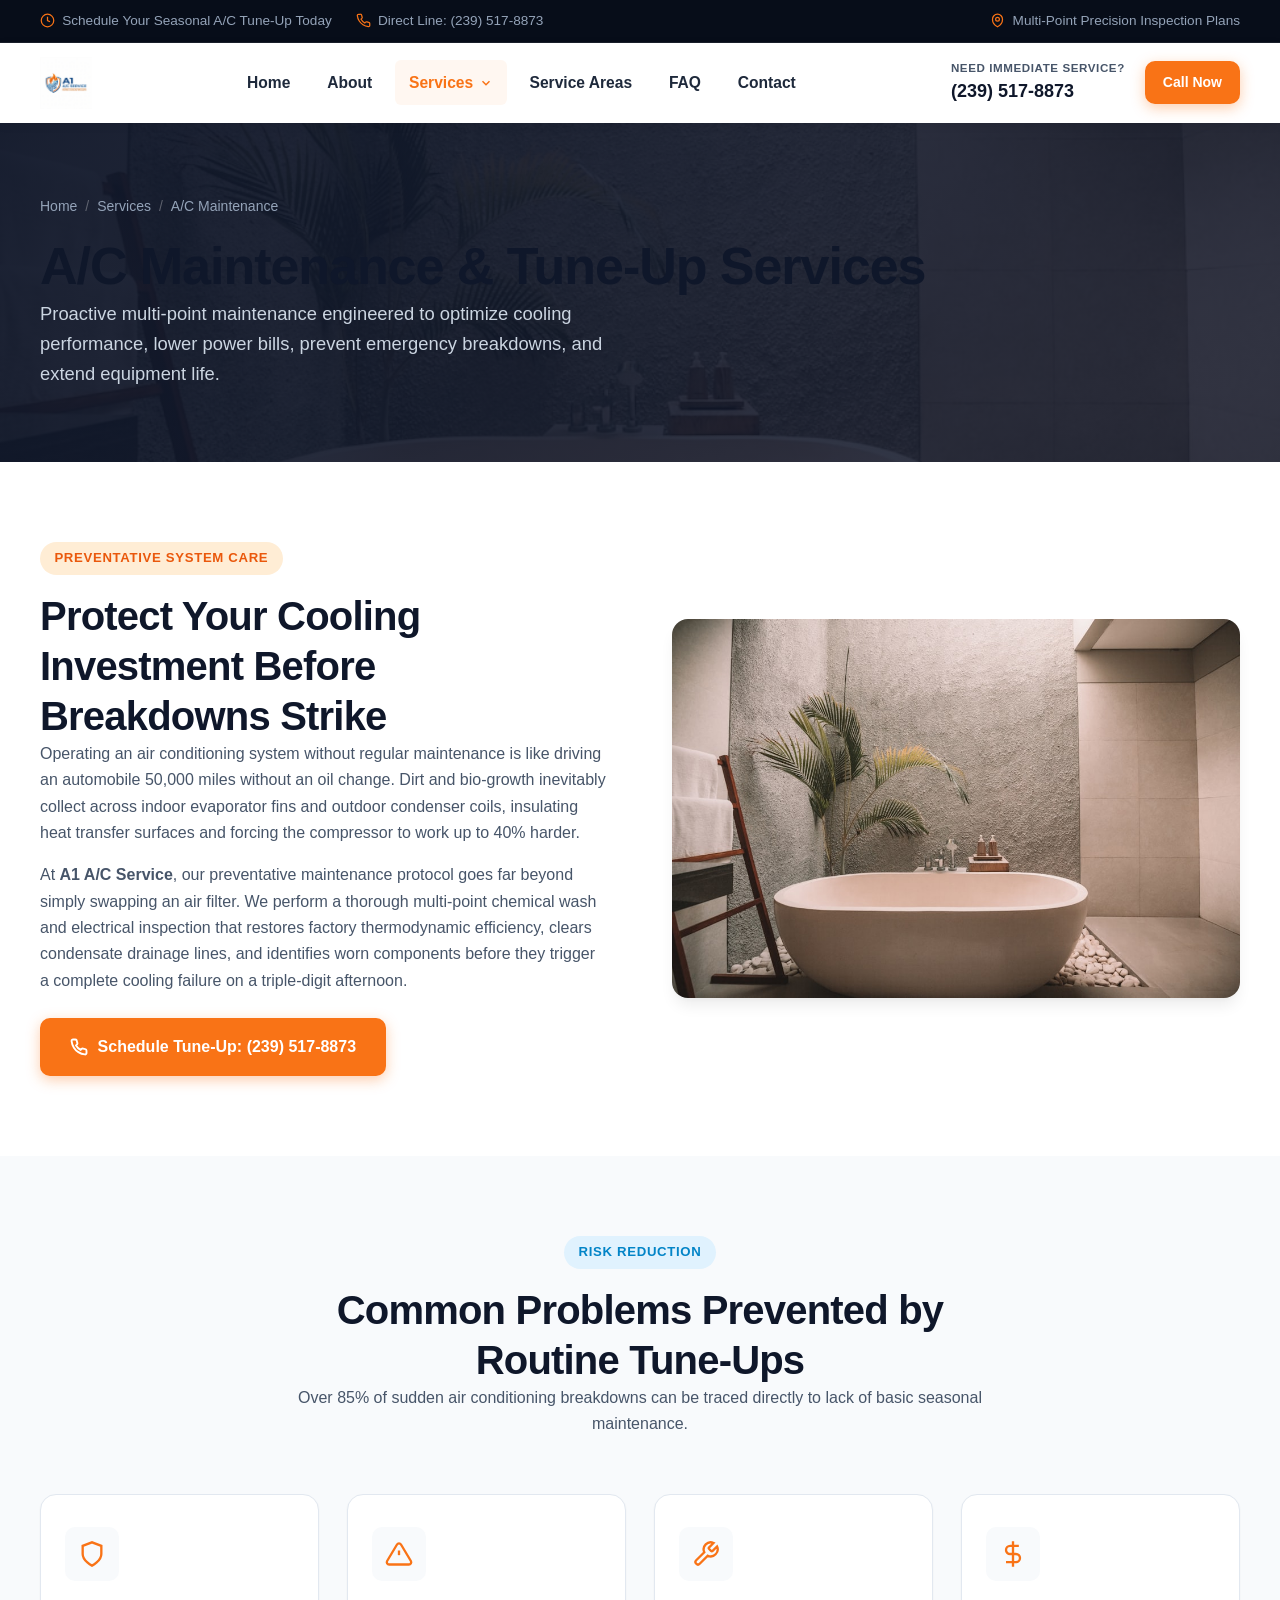
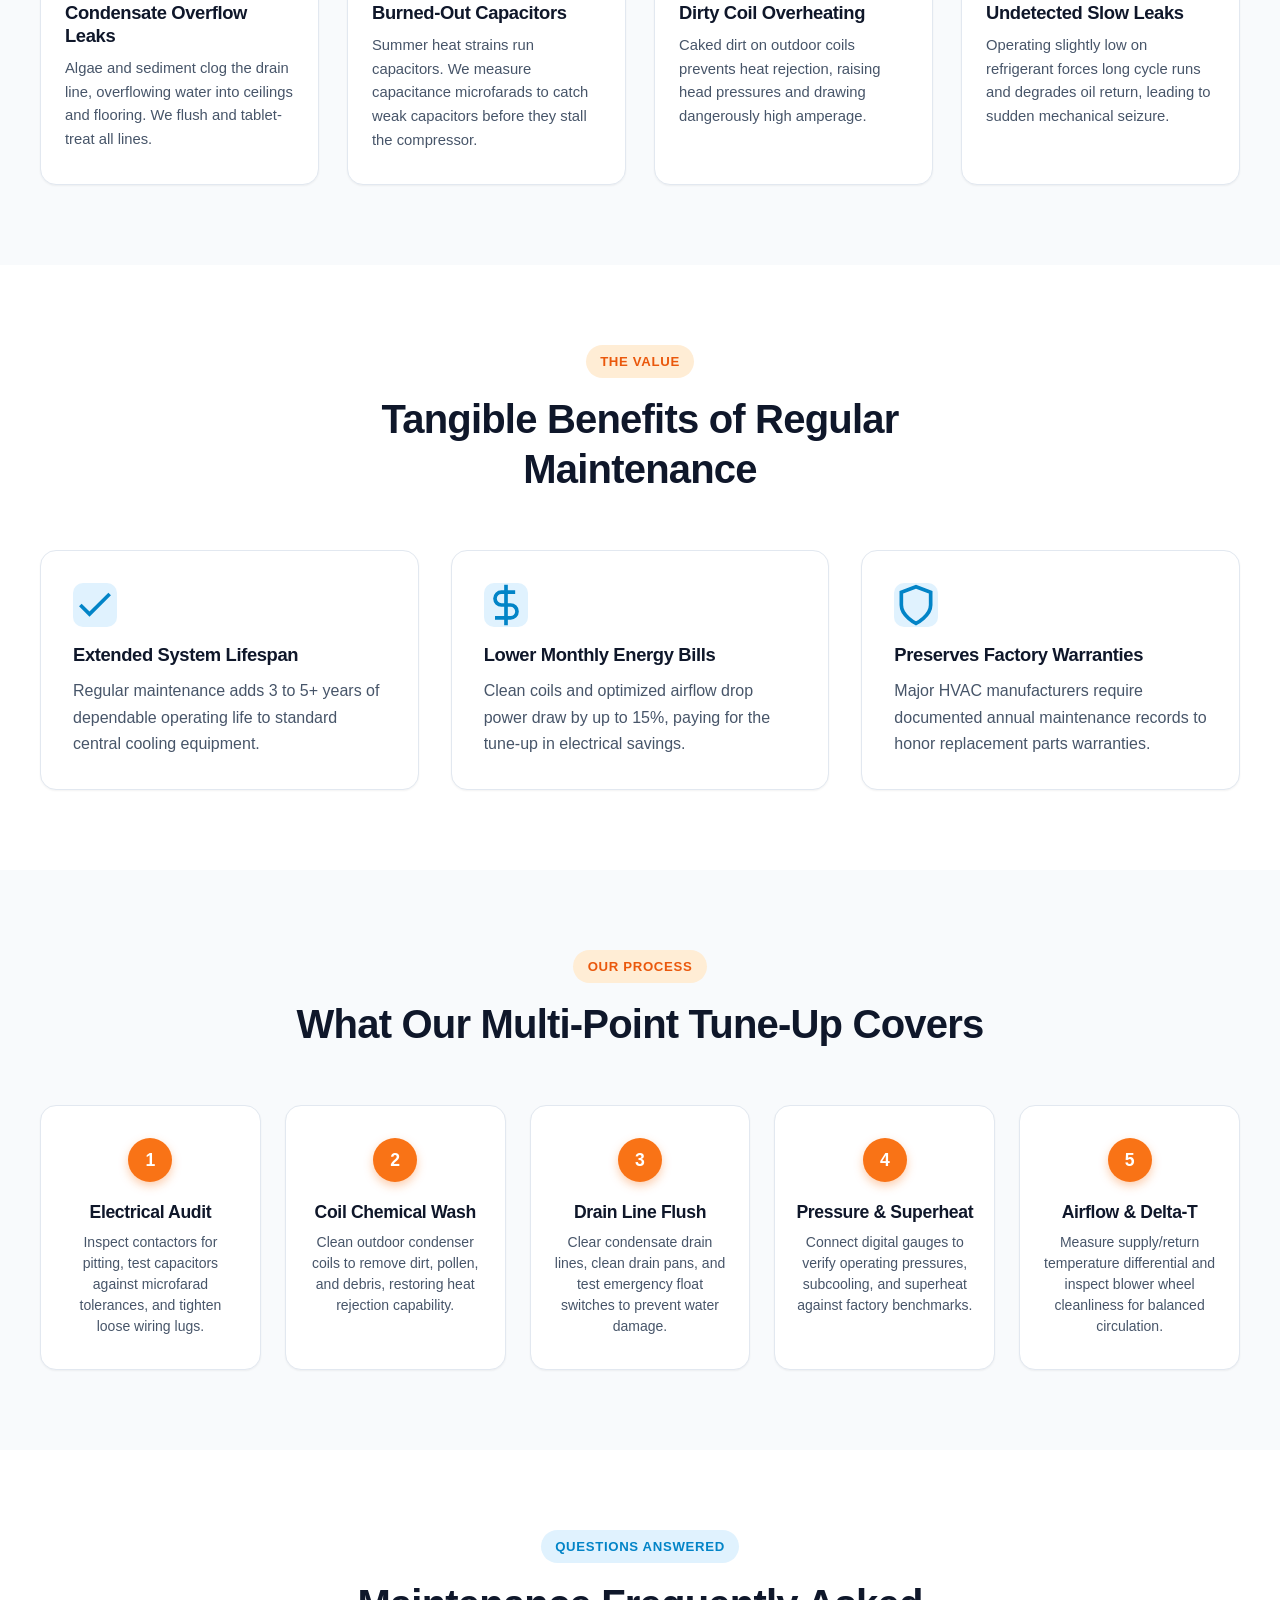
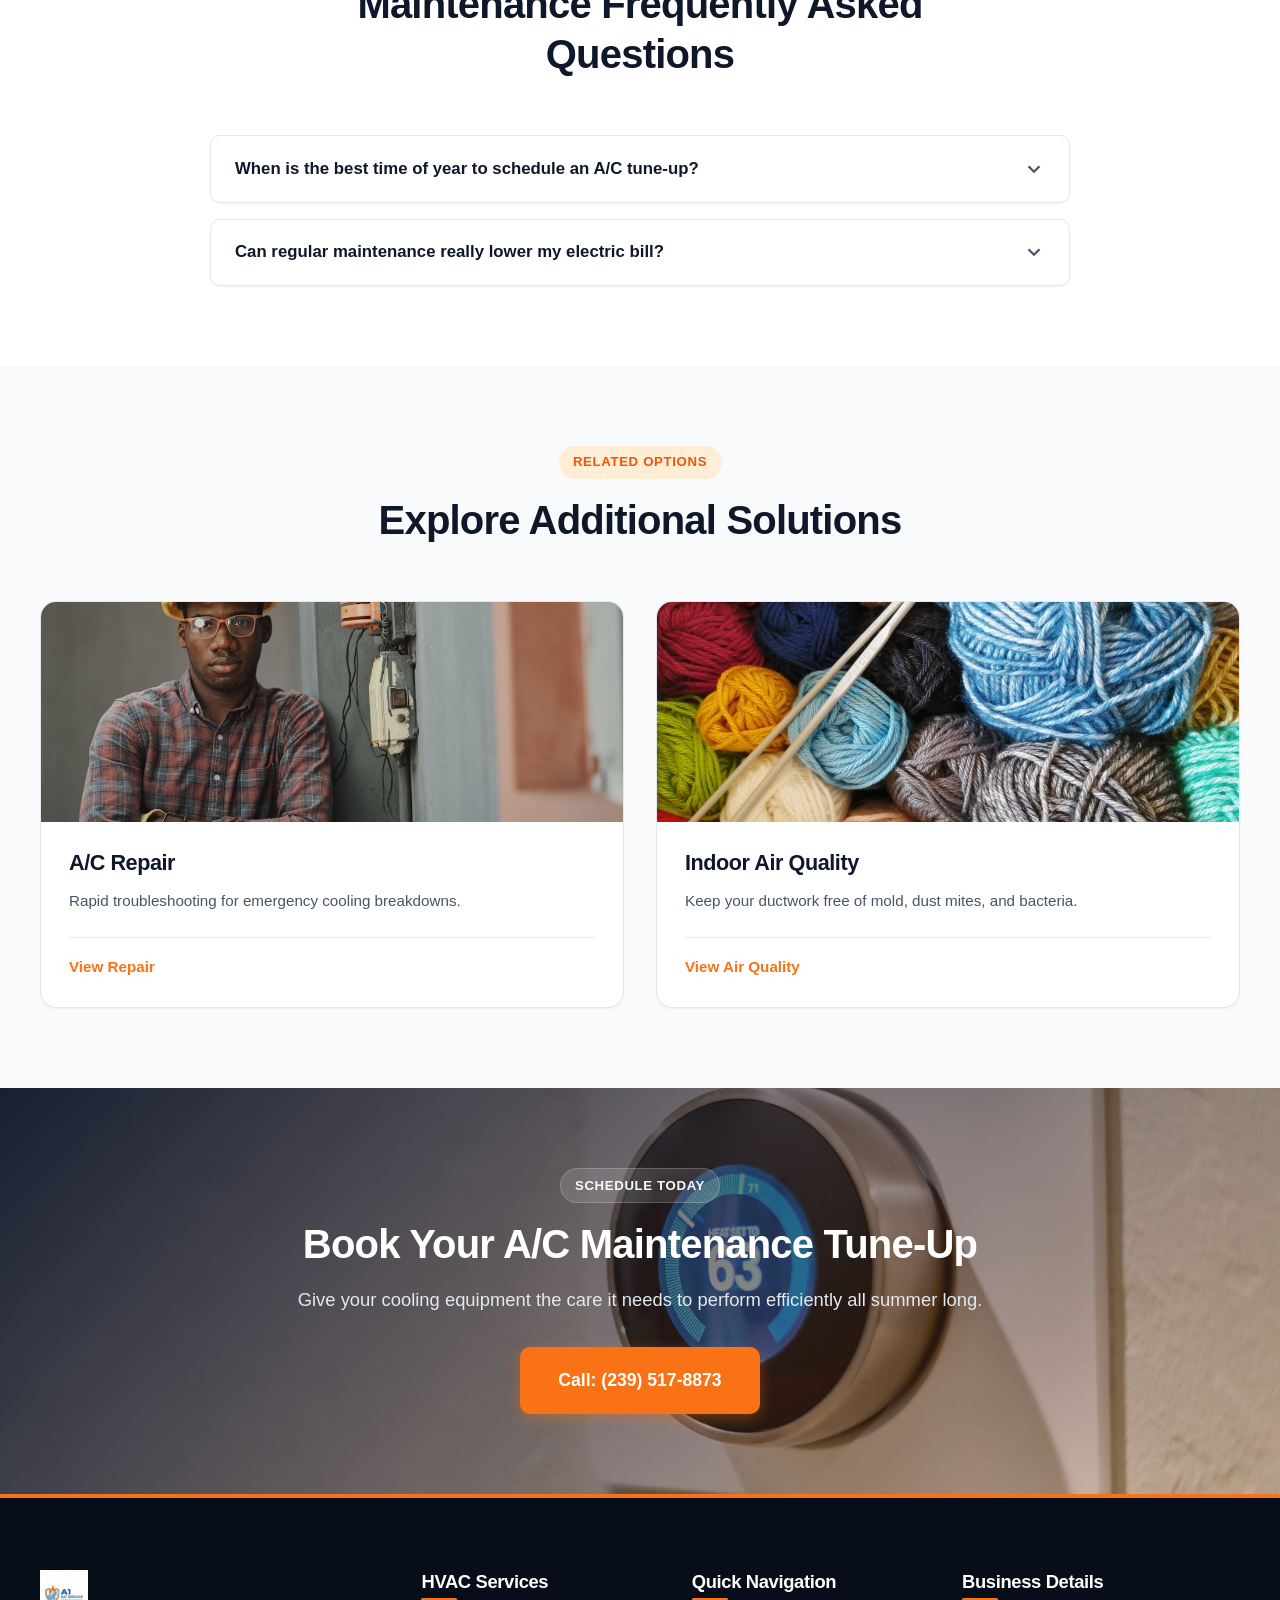
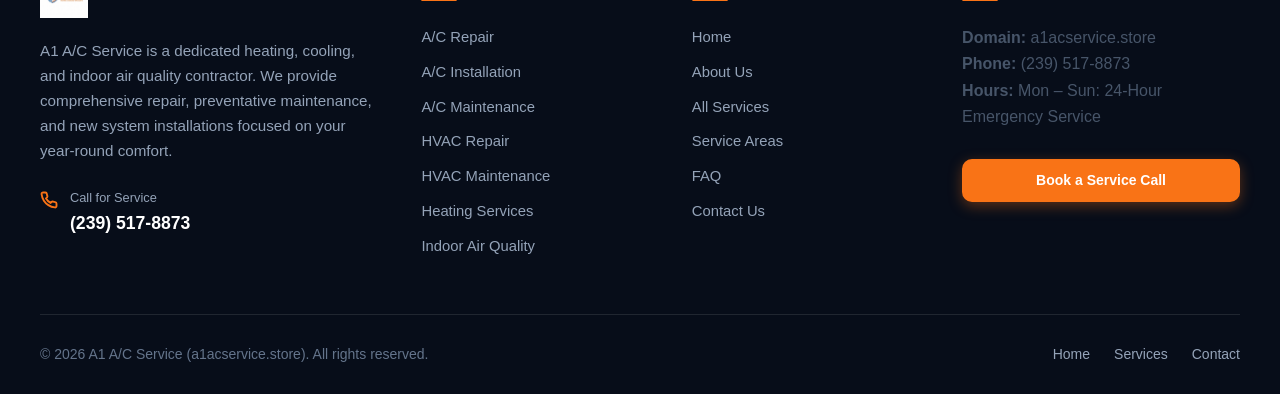
<file: ac-maintenance.html>
<!DOCTYPE html>
<html lang="en">
<head>
  <meta charset="UTF-8">
  <meta name="viewport" content="width=device-width, initial-scale=1.0">
  <title>A/C Maintenance &amp; Seasonal Tune-Ups | A1 A/C Service</title>
  <meta name="description" content="Comprehensive A/C maintenance and tune-ups by A1 A/C Service. Coil cleaning, electrical safety checks, drain clearing, and refrigerant checks. Call (239) 517-8873.">
  <meta property="og:title" content="A/C Maintenance &amp; Seasonal Tune-Ups | A1 A/C Service">
  <meta property="og:description" content="Keep your air conditioner running at peak efficiency with professional seasonal tune-ups. Prevent breakdowns and lower bills. Call (239) 517-8873.">
  <meta property="og:type" content="website">
  <meta property="og:url" content="https://a1acservice.store/ac-maintenance">
  <meta property="og:image" content="assets/images/services/ac-maintenance.jpg">
  <link rel="canonical" href="https://a1acservice.store/ac-maintenance">
  <link rel="icon" type="image/png" href="assets/images/favicon/favicon.png">
  <link rel="stylesheet" href="assets/css/style.css">
</head>
<body>

  <!-- Top Bar -->
  <div class="top-bar">
    <div class="container">
      <div class="top-bar-left">
        <div class="top-bar-item">
          <svg viewBox="0 0 24 24" fill="none" stroke="currentColor" stroke-width="2"><circle cx="12" cy="12" r="10"></circle><polyline points="12 6 12 12 16 14"></polyline></svg>
          <span>Schedule Your Seasonal A/C Tune-Up Today</span>
        </div>
        <div class="top-bar-item">
          <svg viewBox="0 0 24 24" fill="none" stroke="currentColor" stroke-width="2"><path d="M22 16.92v3a2 2 0 0 1-2.18 2 19.79 19.79 0 0 1-8.63-3.07 19.5 19.5 0 0 1-6-6 19.79 19.79 0 0 1-3.07-8.67A2 2 0 0 1 4.11 2h3a2 2 0 0 1 2 1.72 12.84 12.84 0 0 0 .7 2.81 2 2 0 0 1-.45 2.11L8.09 9.91a16 16 0 0 0 6 6l1.27-1.27a2 2 0 0 1 2.11-.45 12.84 12.84 0 0 0 2.81.7A2 2 0 0 1 22 16.92z"></path></svg>
          <a href="tel:(239) 517-8873">Direct Line: (239) 517-8873</a>
        </div>
      </div>
      <div class="top-bar-right">
        <div class="top-bar-item">
          <svg viewBox="0 0 24 24" fill="none" stroke="currentColor" stroke-width="2"><path d="M12 22s-8-4.5-8-11.8A8 8 0 0 1 12 2a8 8 0 0 1 8 8.2c0 7.3-8 11.8-8 11.8z"></path><circle cx="12" cy="10" r="3"></circle></svg>
          <span>Multi-Point Precision Inspection Plans</span>
        </div>
      </div>
    </div>
  </div>

  <!-- Header -->
  <header class="main-header">
    <div class="container header-container">
      <a href="index.html" class="logo-link" aria-label="A1 A/C Service Home">
        <img src="assets/images/logo/logo.png" alt="A1 A/C Service Logo" class="brand-logo-img">
      </a>
      <nav class="nav-menu">
        <a href="index.html" class="nav-link">Home</a>
        <a href="about.html" class="nav-link">About</a>
        <div class="nav-dropdown">
          <a href="services.html" class="nav-link active">
            Services
            <svg width="14" height="14" viewBox="0 0 24 24" fill="none" stroke="currentColor" stroke-width="2.5"><polyline points="6 9 12 15 18 9"></polyline></svg>
          </a>
          <div class="dropdown-menu">
            <a href="ac-repair.html" class="dropdown-item">A/C Repair</a>
            <a href="ac-installation.html" class="dropdown-item">A/C Installation</a>
            <a href="ac-maintenance.html" class="dropdown-item active">A/C Maintenance</a>
            <a href="hvac-repair.html" class="dropdown-item">HVAC Repair</a>
            <a href="hvac-maintenance.html" class="dropdown-item">HVAC Maintenance</a>
            <a href="heating-services.html" class="dropdown-item">Heating Services</a>
            <a href="air-quality.html" class="dropdown-item">Indoor Air Quality</a>
          </div>
        </div>
        <a href="service-areas.html" class="nav-link">Service Areas</a>
        <a href="faq.html" class="nav-link">FAQ</a>
        <a href="contact.html" class="nav-link">Contact</a>
      </nav>
      <div class="header-actions">
        <div class="phone-quick">
          <span class="phone-label">Need Immediate Service?</span>
          <a href="tel:(239) 517-8873" class="phone-number">(239) 517-8873</a>
        </div>
        <a href="tel:(239) 517-8873" class="btn btn-primary btn-sm">Call Now</a>
        <button class="mobile-toggle" aria-label="Open mobile navigation menu">
          <svg viewBox="0 0 24 24" fill="none" stroke="currentColor" stroke-width="2.5"><line x1="3" y1="12" x2="21" y2="12"></line><line x1="3" y1="6" x2="21" y2="6"></line><line x1="3" y1="18" x2="21" y2="18"></line></svg>
        </button>
      </div>
    </div>
  </header>

  <!-- Mobile Drawer -->
  <div class="mobile-nav-overlay"></div>
  <aside class="mobile-nav-drawer" aria-hidden="true">
    <div class="mobile-nav-header">
      <img src="assets/images/logo/logo.png" alt="A1 A/C Service" style="height: 40px;">
      <button class="mobile-nav-close" aria-label="Close navigation menu">
        <svg width="24" height="24" viewBox="0 0 24 24" fill="none" stroke="currentColor" stroke-width="2.5"><line x1="18" y1="6" x2="6" y2="18"></line><line x1="6" y1="6" x2="18" y2="18"></line></svg>
      </button>
    </div>
    <div class="mobile-nav-links">
      <a href="index.html" class="mobile-nav-item">Home</a>
      <a href="about.html" class="mobile-nav-item">About Us</a>
      <a href="services.html" class="mobile-nav-item active">All Services</a>
      <div class="mobile-submenu">
        <a href="ac-repair.html" class="mobile-sub-item">A/C Repair</a>
        <a href="ac-installation.html" class="mobile-sub-item">A/C Installation</a>
        <a href="ac-maintenance.html" class="mobile-sub-item active">A/C Maintenance</a>
        <a href="hvac-repair.html" class="mobile-sub-item">HVAC Repair</a>
        <a href="hvac-maintenance.html" class="mobile-sub-item">HVAC Maintenance</a>
        <a href="heating-services.html" class="mobile-sub-item">Heating Services</a>
        <a href="air-quality.html" class="mobile-sub-item">Indoor Air Quality</a>
      </div>
      <a href="service-areas.html" class="mobile-nav-item">Service Areas</a>
      <a href="faq.html" class="mobile-nav-item">FAQ</a>
      <a href="contact.html" class="mobile-nav-item">Contact</a>
    </div>
    <div class="mobile-nav-cta">
      <a href="tel:(239) 517-8873" class="btn btn-primary" style="width: 100%;">Call (239) 517-8873</a>
    </div>
  </aside>

  <!-- 1. Hero -->
  <section class="page-hero" style="background-image: url('assets/images/services/ac-maintenance.jpg');">
    <div class="page-hero-overlay"></div>
    <div class="container">
      <div class="breadcrumb">
        <a href="index.html">Home</a>
        <span class="breadcrumb-separator">/</span>
        <a href="services.html">Services</a>
        <span class="breadcrumb-separator">/</span>
        <span>A/C Maintenance</span>
      </div>
      <h1>A/C Maintenance &amp; Tune-Up Services</h1>
      <p style="color: #cbd5e1; font-size: 1.15rem; max-width: 620px;">
        Proactive multi-point maintenance engineered to optimize cooling performance, lower power bills, prevent emergency breakdowns, and extend equipment life.
      </p>
    </div>
  </section>

  <!-- 2. Detailed Service Introduction -->
  <section class="section">
    <div class="container">
      <div class="two-col-grid">
        <div>
          <div class="badge badge-orange">Preventative System Care</div>
          <h2>Protect Your Cooling Investment Before Breakdowns Strike</h2>
          <p>
            Operating an air conditioning system without regular maintenance is like driving an automobile 50,000 miles without an oil change. Dirt and bio-growth inevitably collect across indoor evaporator fins and outdoor condenser coils, insulating heat transfer surfaces and forcing the compressor to work up to 40% harder.
          </p>
          <p>
            At <strong>A1 A/C Service</strong>, our preventative maintenance protocol goes far beyond simply swapping an air filter. We perform a thorough multi-point chemical wash and electrical inspection that restores factory thermodynamic efficiency, clears condensate drainage lines, and identifies worn components before they trigger a complete cooling failure on a triple-digit afternoon.
          </p>
          <div style="margin-top: 1.5rem;">
            <a href="tel:(239) 517-8873" class="btn btn-primary">
              <svg width="18" height="18" viewBox="0 0 24 24" fill="none" stroke="currentColor" stroke-width="2.5"><path d="M22 16.92v3a2 2 0 0 1-2.18 2 19.79 19.79 0 0 1-8.63-3.07 19.5 19.5 0 0 1-6-6 19.79 19.79 0 0 1-3.07-8.67A2 2 0 0 1 4.11 2h3a2 2 0 0 1 2 1.72 12.84 12.84 0 0 0 .7 2.81 2 2 0 0 1-.45 2.11L8.09 9.91a16 16 0 0 0 6 6l1.27-1.27a2 2 0 0 1 2.11-.45 12.84 12.84 0 0 0 2.81.7A2 2 0 0 1 22 16.92z"></path></svg>
              Schedule Tune-Up: (239) 517-8873
            </a>
          </div>
        </div>
        <div>
          <img src="assets/images/services/ac-maintenance.jpg" alt="A1 A/C Service technician testing electrical components during AC tune-up" style="width: 100%; border-radius: var(--radius-lg); box-shadow: var(--shadow-lg);">
        </div>
      </div>
    </div>
  </section>

  <!-- 3. What Maintenance Prevents -->
  <section class="section section-alt">
    <div class="container">
      <div class="section-header">
        <div class="badge badge-blue">Risk Reduction</div>
        <h2>Common Problems Prevented by Routine Tune-Ups</h2>
        <p>Over 85% of sudden air conditioning breakdowns can be traced directly to lack of basic seasonal maintenance.</p>
      </div>

      <div class="cards-grid-4">
        <div class="why-card">
          <div class="why-icon"><svg viewBox="0 0 24 24" fill="none" stroke="currentColor" stroke-width="2"><path d="M12 22s8-4 8-10V5l-8-3-8 3v7c0 6 8 10 8 10z"></path></svg></div>
          <h4>Condensate Overflow Leaks</h4>
          <p>Algae and sediment clog the drain line, overflowing water into ceilings and flooring. We flush and tablet-treat all lines.</p>
        </div>
        <div class="why-card">
          <div class="why-icon"><svg viewBox="0 0 24 24" fill="none" stroke="currentColor" stroke-width="2"><path d="M10.29 3.86L1.82 18a2 2 0 0 0 1.71 3h16.94a2 2 0 0 0 1.71-3L13.71 3.86a2 2 0 0 0-3.42 0z"></path><line x1="12" y1="9" x2="12" y2="13"></line><line x1="12" y1="17" x2="12.01" y2="17"></line></svg></div>
          <h4>Burned-Out Capacitors</h4>
          <p>Summer heat strains run capacitors. We measure capacitance microfarads to catch weak capacitors before they stall the compressor.</p>
        </div>
        <div class="why-card">
          <div class="why-icon"><svg viewBox="0 0 24 24" fill="none" stroke="currentColor" stroke-width="2"><path d="M14.7 6.3a1 1 0 0 0 0 1.4l1.6 1.6a1 1 0 0 0 1.4 0l3.77-3.77a6 6 0 0 1-7.94 7.94l-6.91 6.91a2.12 2.12 0 0 1-3-3l6.91-6.91a6 6 0 0 1 7.94-7.94l-3.76 3.76z"></path></svg></div>
          <h4>Dirty Coil Overheating</h4>
          <p>Caked dirt on outdoor coils prevents heat rejection, raising head pressures and drawing dangerously high amperage.</p>
        </div>
        <div class="why-card">
          <div class="why-icon"><svg viewBox="0 0 24 24" fill="none" stroke="currentColor" stroke-width="2"><path d="M12 1v22M17 5H9.5a3.5 3.5 0 0 0 0 7h5a3.5 3.5 0 0 1 0 7H6"></path></svg></div>
          <h4>Undetected Slow Leaks</h4>
          <p>Operating slightly low on refrigerant forces long cycle runs and degrades oil return, leading to sudden mechanical seizure.</p>
        </div>
      </div>
    </div>
  </section>

  <!-- 4. Key Benefits -->
  <section class="section">
    <div class="container">
      <div class="section-header">
        <div class="badge badge-orange">The Value</div>
        <h2>Tangible Benefits of Regular Maintenance</h2>
      </div>

      <div class="info-box-grid">
        <div class="info-box">
          <div class="info-box-icon"><svg viewBox="0 0 24 24" fill="none" stroke="currentColor" stroke-width="2"><polyline points="20 6 9 17 4 12"></polyline></svg></div>
          <h4>Extended System Lifespan</h4>
          <p>Regular maintenance adds 3 to 5+ years of dependable operating life to standard central cooling equipment.</p>
        </div>
        <div class="info-box">
          <div class="info-box-icon"><svg viewBox="0 0 24 24" fill="none" stroke="currentColor" stroke-width="2"><path d="M12 1v22M17 5H9.5a3.5 3.5 0 0 0 0 7h5a3.5 3.5 0 0 1 0 7H6"></path></svg></div>
          <h4>Lower Monthly Energy Bills</h4>
          <p>Clean coils and optimized airflow drop power draw by up to 15%, paying for the tune-up in electrical savings.</p>
        </div>
        <div class="info-box">
          <div class="info-box-icon"><svg viewBox="0 0 24 24" fill="none" stroke="currentColor" stroke-width="2"><path d="M12 22s8-4 8-10V5l-8-3-8 3v7c0 6 8 10 8 10z"></path></svg></div>
          <h4>Preserves Factory Warranties</h4>
          <p>Major HVAC manufacturers require documented annual maintenance records to honor replacement parts warranties.</p>
        </div>
      </div>
    </div>
  </section>

  <!-- 5. Professional Checklist Process -->
  <section class="section section-alt">
    <div class="container">
      <div class="section-header">
        <div class="badge badge-orange">Our Process</div>
        <h2>What Our Multi-Point Tune-Up Covers</h2>
      </div>

      <div class="process-steps-grid">
        <div class="process-card">
          <div class="step-badge">1</div>
          <h4>Electrical Audit</h4>
          <p>Inspect contactors for pitting, test capacitors against microfarad tolerances, and tighten loose wiring lugs.</p>
        </div>
        <div class="process-card">
          <div class="step-badge">2</div>
          <h4>Coil Chemical Wash</h4>
          <p>Clean outdoor condenser coils to remove dirt, pollen, and debris, restoring heat rejection capability.</p>
        </div>
        <div class="process-card">
          <div class="step-badge">3</div>
          <h4>Drain Line Flush</h4>
          <p>Clear condensate drain lines, clean drain pans, and test emergency float switches to prevent water damage.</p>
        </div>
        <div class="process-card">
          <div class="step-badge">4</div>
          <h4>Pressure &amp; Superheat</h4>
          <p>Connect digital gauges to verify operating pressures, subcooling, and superheat against factory benchmarks.</p>
        </div>
        <div class="process-card">
          <div class="step-badge">5</div>
          <h4>Airflow &amp; Delta-T</h4>
          <p>Measure supply/return temperature differential and inspect blower wheel cleanliness for balanced circulation.</p>
        </div>
      </div>
    </div>
  </section>

  <!-- 6. FAQ -->
  <section class="section">
    <div class="container container-narrow">
      <div class="section-header">
        <div class="badge badge-blue">Questions Answered</div>
        <h2>Maintenance Frequently Asked Questions</h2>
      </div>
      <div class="faq-accordion">
        <div class="faq-item">
          <button class="faq-question-btn" aria-expanded="false">
            <span>When is the best time of year to schedule an A/C tune-up?</span>
            <svg class="faq-icon" viewBox="0 0 24 24" fill="none" stroke="currentColor" stroke-width="2.5"><polyline points="6 9 12 15 18 9"></polyline></svg>
          </button>
          <div class="faq-answer">
            <p>Early spring is ideal, before hot summer weather places continuous load on the system. This allows technicians to catch worn capacitors or refrigerant leaks early.</p>
          </div>
        </div>
        <div class="faq-item">
          <button class="faq-question-btn" aria-expanded="false">
            <span>Can regular maintenance really lower my electric bill?</span>
            <svg class="faq-icon" viewBox="0 0 24 24" fill="none" stroke="currentColor" stroke-width="2.5"><polyline points="6 9 12 15 18 9"></polyline></svg>
          </button>
          <div class="faq-answer">
            <p>Yes. When coils are caked with grime or airflow is impeded, the compressor draws higher amperage and cycles much longer to satisfy the thermostat, wasting substantial kilowatt-hours.</p>
          </div>
        </div>
      </div>
    </div>
  </section>

  <!-- 7. Related Services -->
  <section class="section section-alt">
    <div class="container">
      <div class="section-header">
        <div class="badge badge-orange">Related Options</div>
        <h2>Explore Additional Solutions</h2>
      </div>
      <div class="services-grid" style="grid-template-columns: repeat(auto-fit, minmax(280px, 1fr));">
        <article class="service-card">
          <div class="service-card-image"><img src="assets/images/services/ac-repair.jpg" alt="A/C Repair"></div>
          <div class="service-card-body">
            <h3 class="service-card-title">A/C Repair</h3>
            <p class="service-card-text">Rapid troubleshooting for emergency cooling breakdowns.</p>
            <div class="service-card-footer"><a href="ac-repair.html" class="learn-more-link">View Repair</a></div>
          </div>
        </article>
        <article class="service-card">
          <div class="service-card-image"><img src="assets/images/services/air-quality.jpg" alt="Indoor Air Quality"></div>
          <div class="service-card-body">
            <h3 class="service-card-title">Indoor Air Quality</h3>
            <p class="service-card-text">Keep your ductwork free of mold, dust mites, and bacteria.</p>
            <div class="service-card-footer"><a href="air-quality.html" class="learn-more-link">View Air Quality</a></div>
          </div>
        </article>
      </div>
    </div>
  </section>

  <!-- 8. Strong CTA -->
  <section class="cta-banner" style="background-image: url('assets/images/home/cta-bg.jpg');">
    <div class="cta-banner-overlay"></div>
    <div class="container">
      <div class="badge badge-dark">Schedule Today</div>
      <h2>Book Your A/C Maintenance Tune-Up</h2>
      <p>Give your cooling equipment the care it needs to perform efficiently all summer long.</p>
      <div>
        <a href="tel:(239) 517-8873" class="btn btn-primary btn-lg">Call: (239) 517-8873</a>
      </div>
    </div>
  </section>

  <!-- Footer -->
  <footer class="main-footer">
    <div class="container">
      <div class="footer-top">
        <div class="footer-brand">
          <a href="index.html">
            <img src="assets/images/logo/footer-logo.png" alt="A1 A/C Service" class="footer-logo-img">
          </a>
          <p>
            A1 A/C Service is a dedicated heating, cooling, and indoor air quality contractor. We provide comprehensive repair, preventative maintenance, and new system installations focused on your year-round comfort.
          </p>
          <div class="footer-contact-item">
            <svg viewBox="0 0 24 24" fill="none" stroke="currentColor" stroke-width="2.5"><path d="M22 16.92v3a2 2 0 0 1-2.18 2 19.79 19.79 0 0 1-8.63-3.07 19.5 19.5 0 0 1-6-6 19.79 19.79 0 0 1-3.07-8.67A2 2 0 0 1 4.11 2h3a2 2 0 0 1 2 1.72 12.84 12.84 0 0 0 .7 2.81 2 2 0 0 1-.45 2.11L8.09 9.91a16 16 0 0 0 6 6l1.27-1.27a2 2 0 0 1 2.11-.45 12.84 12.84 0 0 0 2.81.7A2 2 0 0 1 22 16.92z"></path></svg>
            <div>
              <div style="font-size: 0.8rem; color: #94a3b8;">Call for Service</div>
              <a href="tel:(239) 517-8873">(239) 517-8873</a>
            </div>
          </div>
        </div>

        <div class="footer-widget">
          <h4>HVAC Services</h4>
          <div class="footer-links">
            <a href="ac-repair.html">A/C Repair</a>
            <a href="ac-installation.html">A/C Installation</a>
            <a href="ac-maintenance.html">A/C Maintenance</a>
            <a href="hvac-repair.html">HVAC Repair</a>
            <a href="hvac-maintenance.html">HVAC Maintenance</a>
            <a href="heating-services.html">Heating Services</a>
            <a href="air-quality.html">Indoor Air Quality</a>
          </div>
        </div>

        <div class="footer-widget">
          <h4>Quick Navigation</h4>
          <div class="footer-links">
            <a href="index.html">Home</a>
            <a href="about.html">About Us</a>
            <a href="services.html">All Services</a>
            <a href="service-areas.html">Service Areas</a>
            <a href="faq.html">FAQ</a>
            <a href="contact.html">Contact Us</a>
          </div>
        </div>

        <div class="footer-widget">
          <h4>Business Details</h4>
          <p style="margin-bottom: 0.75rem;">
            <strong>Domain:</strong> a1acservice.store<br>
            <strong>Phone:</strong> (239) 517-8873<br>
            <strong>Hours:</strong> Mon – Sun: 24-Hour Emergency Service
          </p>
          <a href="contact.html" class="btn btn-primary btn-sm" style="width: 100%; margin-top: 1rem;">Book a Service Call</a>
        </div>
      </div>

      <div class="footer-bottom">
        <div>
          &copy; 2026 A1 A/C Service (a1acservice.store). All rights reserved.
        </div>
        <div style="display: flex; gap: 1.5rem;">
          <a href="index.html">Home</a>
          <a href="services.html">Services</a>
          <a href="contact.html">Contact</a>
        </div>
      </div>
    </div>
  </footer>

  <script src="assets/js/main.js"></script>
</body>
</html>
</file>
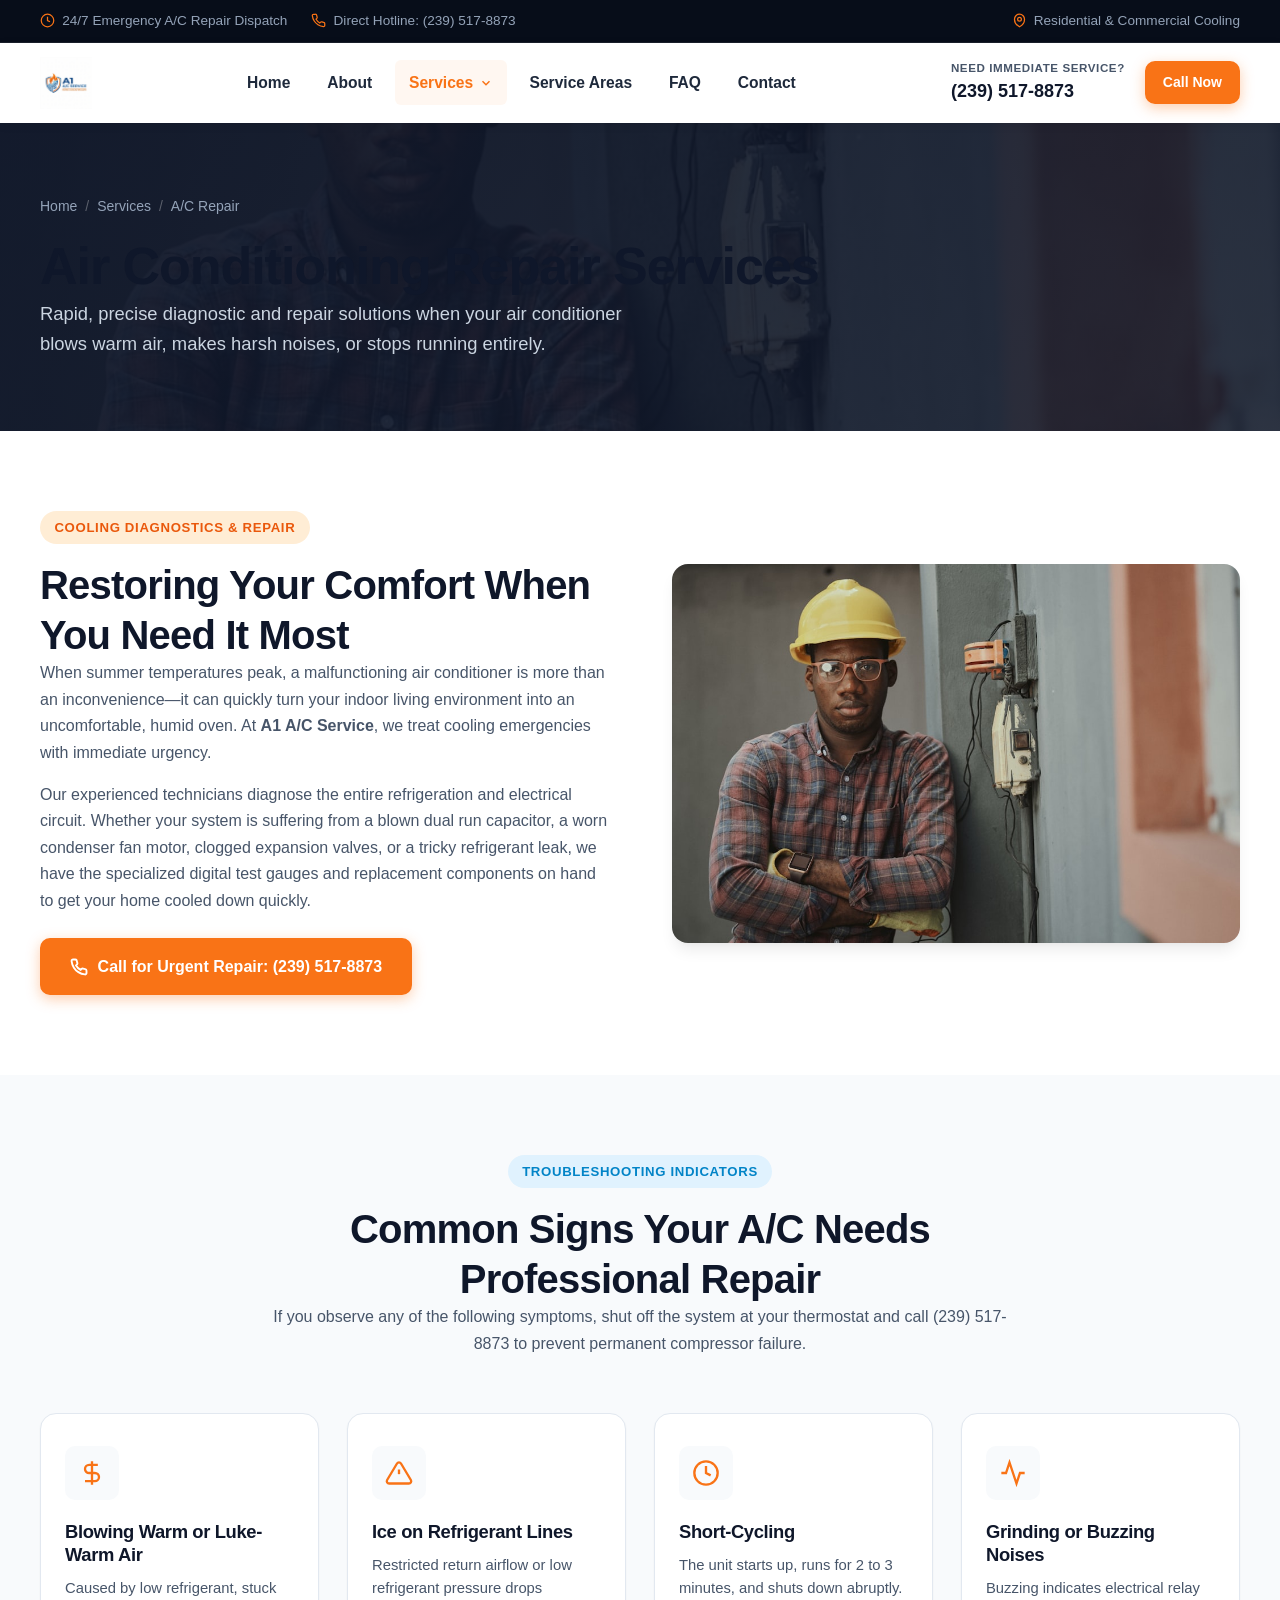
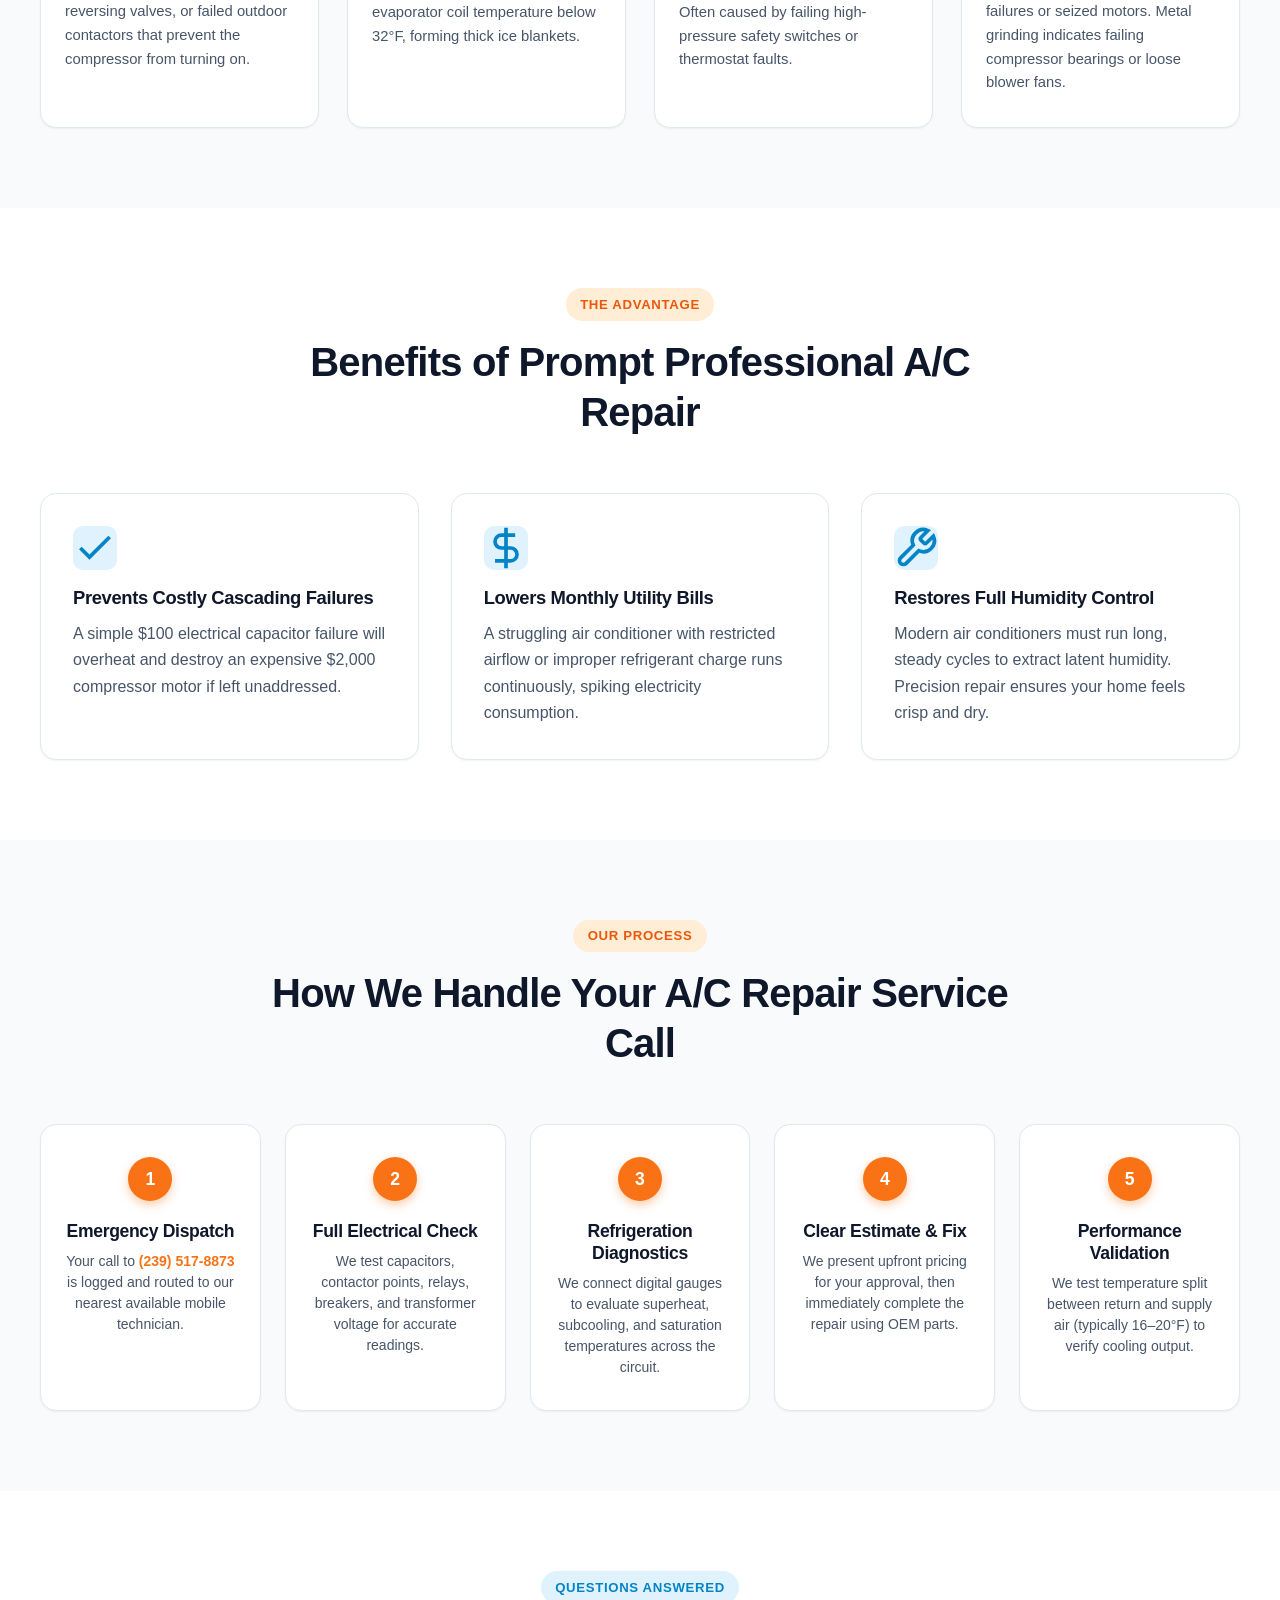
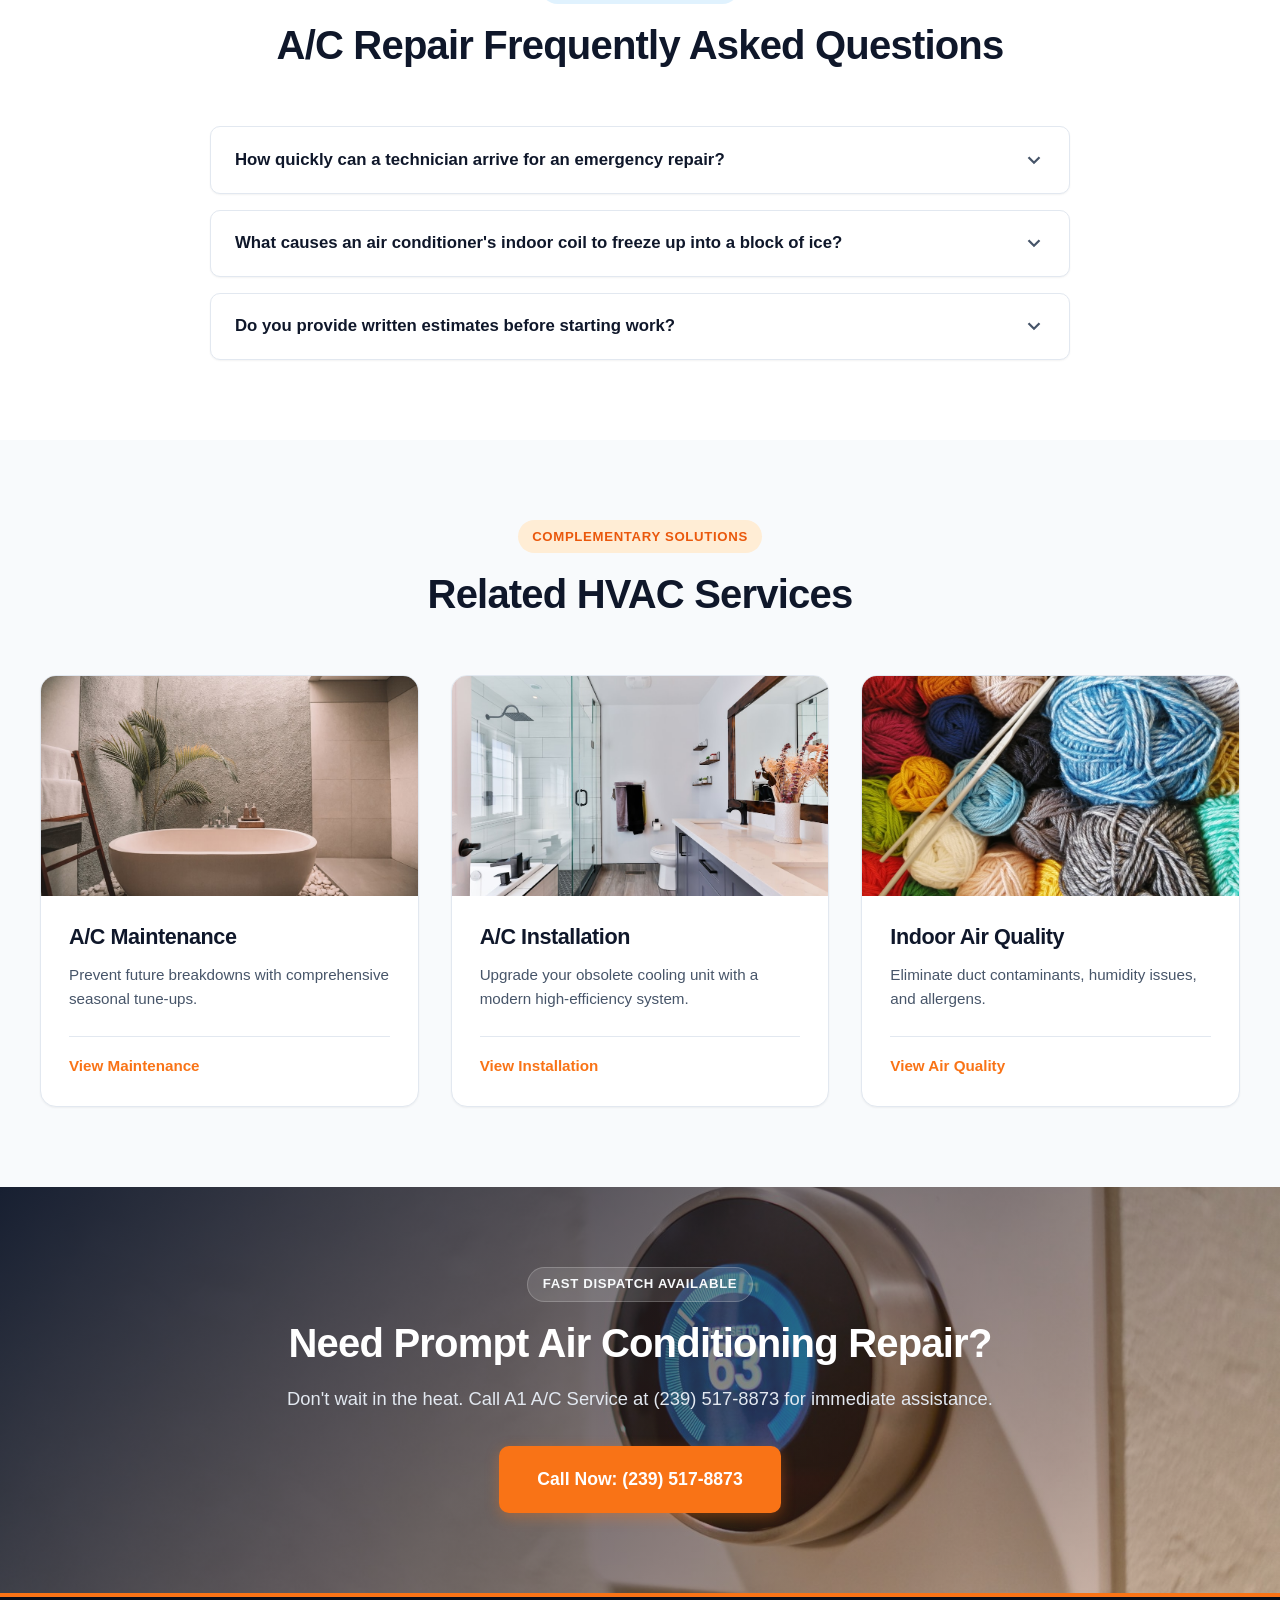
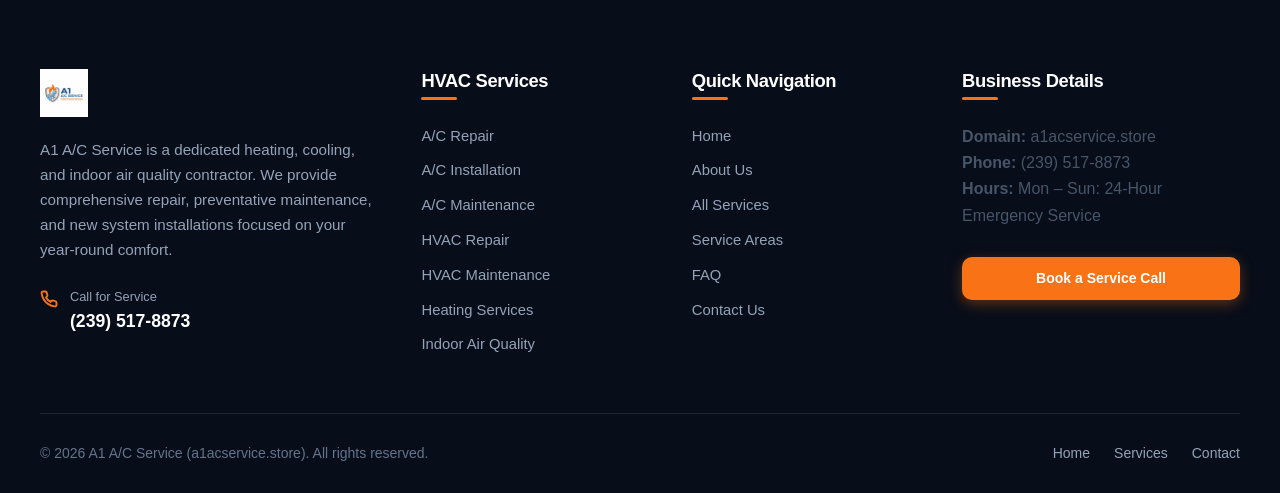
<file: ac-repair.html>
<!DOCTYPE html>
<html lang="en">
<head>
  <meta charset="UTF-8">
  <meta name="viewport" content="width=device-width, initial-scale=1.0">
  <title>Air Conditioning Repair Services | A1 A/C Service</title>
  <meta name="description" content="Fast, reliable A/C repair by A1 A/C Service. We diagnose compressor faults, refrigerant leaks, frozen coils, and electrical issues. Call (239) 517-8873 for prompt dispatch.">
  <meta property="og:title" content="Air Conditioning Repair Services | A1 A/C Service">
  <meta property="og:description" content="Emergency A/C repair for warm air blowing, noisy units, and sudden cooling breakdowns. Call (239) 517-8873.">
  <meta property="og:type" content="website">
  <meta property="og:url" content="https://a1acservice.store/ac-repair">
  <meta property="og:image" content="assets/images/services/ac-repair.jpg">
  <link rel="canonical" href="https://a1acservice.store/ac-repair">
  <link rel="icon" type="image/png" href="assets/images/favicon/favicon.png">
  <link rel="stylesheet" href="assets/css/style.css">
</head>
<body>

  <!-- Top Bar -->
  <div class="top-bar">
    <div class="container">
      <div class="top-bar-left">
        <div class="top-bar-item">
          <svg viewBox="0 0 24 24" fill="none" stroke="currentColor" stroke-width="2"><circle cx="12" cy="12" r="10"></circle><polyline points="12 6 12 12 16 14"></polyline></svg>
          <span>24/7 Emergency A/C Repair Dispatch</span>
        </div>
        <div class="top-bar-item">
          <svg viewBox="0 0 24 24" fill="none" stroke="currentColor" stroke-width="2"><path d="M22 16.92v3a2 2 0 0 1-2.18 2 19.79 19.79 0 0 1-8.63-3.07 19.5 19.5 0 0 1-6-6 19.79 19.79 0 0 1-3.07-8.67A2 2 0 0 1 4.11 2h3a2 2 0 0 1 2 1.72 12.84 12.84 0 0 0 .7 2.81 2 2 0 0 1-.45 2.11L8.09 9.91a16 16 0 0 0 6 6l1.27-1.27a2 2 0 0 1 2.11-.45 12.84 12.84 0 0 0 2.81.7A2 2 0 0 1 22 16.92z"></path></svg>
          <a href="tel:(239) 517-8873">Direct Hotline: (239) 517-8873</a>
        </div>
      </div>
      <div class="top-bar-right">
        <div class="top-bar-item">
          <svg viewBox="0 0 24 24" fill="none" stroke="currentColor" stroke-width="2"><path d="M12 22s-8-4.5-8-11.8A8 8 0 0 1 12 2a8 8 0 0 1 8 8.2c0 7.3-8 11.8-8 11.8z"></path><circle cx="12" cy="10" r="3"></circle></svg>
          <span>Residential &amp; Commercial Cooling</span>
        </div>
      </div>
    </div>
  </div>

  <!-- Header -->
  <header class="main-header">
    <div class="container header-container">
      <a href="index.html" class="logo-link" aria-label="A1 A/C Service Home">
        <img src="assets/images/logo/logo.png" alt="A1 A/C Service Logo" class="brand-logo-img">
      </a>
      <nav class="nav-menu">
        <a href="index.html" class="nav-link">Home</a>
        <a href="about.html" class="nav-link">About</a>
        <div class="nav-dropdown">
          <a href="services.html" class="nav-link active">
            Services
            <svg width="14" height="14" viewBox="0 0 24 24" fill="none" stroke="currentColor" stroke-width="2.5"><polyline points="6 9 12 15 18 9"></polyline></svg>
          </a>
          <div class="dropdown-menu">
            <a href="ac-repair.html" class="dropdown-item active">A/C Repair</a>
            <a href="ac-installation.html" class="dropdown-item">A/C Installation</a>
            <a href="ac-maintenance.html" class="dropdown-item">A/C Maintenance</a>
            <a href="hvac-repair.html" class="dropdown-item">HVAC Repair</a>
            <a href="hvac-maintenance.html" class="dropdown-item">HVAC Maintenance</a>
            <a href="heating-services.html" class="dropdown-item">Heating Services</a>
            <a href="air-quality.html" class="dropdown-item">Indoor Air Quality</a>
          </div>
        </div>
        <a href="service-areas.html" class="nav-link">Service Areas</a>
        <a href="faq.html" class="nav-link">FAQ</a>
        <a href="contact.html" class="nav-link">Contact</a>
      </nav>
      <div class="header-actions">
        <div class="phone-quick">
          <span class="phone-label">Need Immediate Service?</span>
          <a href="tel:(239) 517-8873" class="phone-number">(239) 517-8873</a>
        </div>
        <a href="tel:(239) 517-8873" class="btn btn-primary btn-sm">Call Now</a>
        <button class="mobile-toggle" aria-label="Open mobile navigation menu">
          <svg viewBox="0 0 24 24" fill="none" stroke="currentColor" stroke-width="2.5"><line x1="3" y1="12" x2="21" y2="12"></line><line x1="3" y1="6" x2="21" y2="6"></line><line x1="3" y1="18" x2="21" y2="18"></line></svg>
        </button>
      </div>
    </div>
  </header>

  <!-- Mobile Drawer -->
  <div class="mobile-nav-overlay"></div>
  <aside class="mobile-nav-drawer" aria-hidden="true">
    <div class="mobile-nav-header">
      <img src="assets/images/logo/logo.png" alt="A1 A/C Service" style="height: 40px;">
      <button class="mobile-nav-close" aria-label="Close navigation menu">
        <svg width="24" height="24" viewBox="0 0 24 24" fill="none" stroke="currentColor" stroke-width="2.5"><line x1="18" y1="6" x2="6" y2="18"></line><line x1="6" y1="6" x2="18" y2="18"></line></svg>
      </button>
    </div>
    <div class="mobile-nav-links">
      <a href="index.html" class="mobile-nav-item">Home</a>
      <a href="about.html" class="mobile-nav-item">About Us</a>
      <a href="services.html" class="mobile-nav-item active">All Services</a>
      <div class="mobile-submenu">
        <a href="ac-repair.html" class="mobile-sub-item active">A/C Repair</a>
        <a href="ac-installation.html" class="mobile-sub-item">A/C Installation</a>
        <a href="ac-maintenance.html" class="mobile-sub-item">A/C Maintenance</a>
        <a href="hvac-repair.html" class="mobile-sub-item">HVAC Repair</a>
        <a href="hvac-maintenance.html" class="mobile-sub-item">HVAC Maintenance</a>
        <a href="heating-services.html" class="mobile-sub-item">Heating Services</a>
        <a href="air-quality.html" class="mobile-sub-item">Indoor Air Quality</a>
      </div>
      <a href="service-areas.html" class="mobile-nav-item">Service Areas</a>
      <a href="faq.html" class="mobile-nav-item">FAQ</a>
      <a href="contact.html" class="mobile-nav-item">Contact</a>
    </div>
    <div class="mobile-nav-cta">
      <a href="tel:(239) 517-8873" class="btn btn-primary" style="width: 100%;">Call (239) 517-8873</a>
    </div>
  </aside>

  <!-- 1. Service Hero -->
  <section class="page-hero" style="background-image: url('assets/images/services/ac-repair.jpg');">
    <div class="page-hero-overlay"></div>
    <div class="container">
      <div class="breadcrumb">
        <a href="index.html">Home</a>
        <span class="breadcrumb-separator">/</span>
        <a href="services.html">Services</a>
        <span class="breadcrumb-separator">/</span>
        <span>A/C Repair</span>
      </div>
      <h1>Air Conditioning Repair Services</h1>
      <p style="color: #cbd5e1; font-size: 1.15rem; max-width: 620px;">
        Rapid, precise diagnostic and repair solutions when your air conditioner blows warm air, makes harsh noises, or stops running entirely.
      </p>
    </div>
  </section>

  <!-- 2. Detailed Service Introduction with Image -->
  <section class="section">
    <div class="container">
      <div class="two-col-grid">
        <div>
          <div class="badge badge-orange">Cooling Diagnostics &amp; Repair</div>
          <h2>Restoring Your Comfort When You Need It Most</h2>
          <p>
            When summer temperatures peak, a malfunctioning air conditioner is more than an inconvenience—it can quickly turn your indoor living environment into an uncomfortable, humid oven. At <strong>A1 A/C Service</strong>, we treat cooling emergencies with immediate urgency.
          </p>
          <p>
            Our experienced technicians diagnose the entire refrigeration and electrical circuit. Whether your system is suffering from a blown dual run capacitor, a worn condenser fan motor, clogged expansion valves, or a tricky refrigerant leak, we have the specialized digital test gauges and replacement components on hand to get your home cooled down quickly.
          </p>
          <div style="margin-top: 1.5rem;">
            <a href="tel:(239) 517-8873" class="btn btn-primary">
              <svg width="18" height="18" viewBox="0 0 24 24" fill="none" stroke="currentColor" stroke-width="2.5"><path d="M22 16.92v3a2 2 0 0 1-2.18 2 19.79 19.79 0 0 1-8.63-3.07 19.5 19.5 0 0 1-6-6 19.79 19.79 0 0 1-3.07-8.67A2 2 0 0 1 4.11 2h3a2 2 0 0 1 2 1.72 12.84 12.84 0 0 0 .7 2.81 2 2 0 0 1-.45 2.11L8.09 9.91a16 16 0 0 0 6 6l1.27-1.27a2 2 0 0 1 2.11-.45 12.84 12.84 0 0 0 2.81.7A2 2 0 0 1 22 16.92z"></path></svg>
              Call for Urgent Repair: (239) 517-8873
            </a>
          </div>
        </div>
        <div>
          <img src="assets/images/services/ac-repair.jpg" alt="A/C repair diagnostic service" style="width: 100%; border-radius: var(--radius-lg); box-shadow: var(--shadow-lg);">
        </div>
      </div>
    </div>
  </section>

  <!-- 3. Common Problems or Signs -->
  <section class="section section-alt">
    <div class="container">
      <div class="section-header">
        <div class="badge badge-blue">Troubleshooting Indicators</div>
        <h2>Common Signs Your A/C Needs Professional Repair</h2>
        <p>If you observe any of the following symptoms, shut off the system at your thermostat and call (239) 517-8873 to prevent permanent compressor failure.</p>
      </div>

      <div class="cards-grid-4">
        <div class="why-card">
          <div class="why-icon">
            <svg viewBox="0 0 24 24" fill="none" stroke="currentColor" stroke-width="2"><path d="M12 2v20M17 5H9.5a3.5 3.5 0 0 0 0 7h5a3.5 3.5 0 0 1 0 7H6"></path></svg>
          </div>
          <h4>Blowing Warm or Luke-Warm Air</h4>
          <p>Caused by low refrigerant, stuck reversing valves, or failed outdoor contactors that prevent the compressor from turning on.</p>
        </div>

        <div class="why-card">
          <div class="why-icon">
            <svg viewBox="0 0 24 24" fill="none" stroke="currentColor" stroke-width="2"><path d="M10.29 3.86L1.82 18a2 2 0 0 0 1.71 3h16.94a2 2 0 0 0 1.71-3L13.71 3.86a2 2 0 0 0-3.42 0z"></path><line x1="12" y1="9" x2="12" y2="13"></line><line x1="12" y1="17" x2="12.01" y2="17"></line></svg>
          </div>
          <h4>Ice on Refrigerant Lines</h4>
          <p>Restricted return airflow or low refrigerant pressure drops evaporator coil temperature below 32°F, forming thick ice blankets.</p>
        </div>

        <div class="why-card">
          <div class="why-icon">
            <svg viewBox="0 0 24 24" fill="none" stroke="currentColor" stroke-width="2"><circle cx="12" cy="12" r="10"></circle><polyline points="12 6 12 12 16 14"></polyline></svg>
          </div>
          <h4>Short-Cycling</h4>
          <p>The unit starts up, runs for 2 to 3 minutes, and shuts down abruptly. Often caused by failing high-pressure safety switches or thermostat faults.</p>
        </div>

        <div class="why-card">
          <div class="why-icon">
            <svg viewBox="0 0 24 24" fill="none" stroke="currentColor" stroke-width="2"><path d="M22 12h-4l-3 9L9 3l-3 9H2"></path></svg>
          </div>
          <h4>Grinding or Buzzing Noises</h4>
          <p>Buzzing indicates electrical relay failures or seized motors. Metal grinding indicates failing compressor bearings or loose blower fans.</p>
        </div>
      </div>
    </div>
  </section>

  <!-- 4. Benefits of Professional Repair -->
  <section class="section">
    <div class="container">
      <div class="section-header">
        <div class="badge badge-orange">The Advantage</div>
        <h2>Benefits of Prompt Professional A/C Repair</h2>
      </div>

      <div class="info-box-grid">
        <div class="info-box">
          <div class="info-box-icon">
            <svg viewBox="0 0 24 24" fill="none" stroke="currentColor" stroke-width="2"><polyline points="20 6 9 17 4 12"></polyline></svg>
          </div>
          <h4>Prevents Costly Cascading Failures</h4>
          <p>A simple $100 electrical capacitor failure will overheat and destroy an expensive $2,000 compressor motor if left unaddressed.</p>
        </div>

        <div class="info-box">
          <div class="info-box-icon">
            <svg viewBox="0 0 24 24" fill="none" stroke="currentColor" stroke-width="2"><path d="M12 1v22M17 5H9.5a3.5 3.5 0 0 0 0 7h5a3.5 3.5 0 0 1 0 7H6"></path></svg>
          </div>
          <h4>Lowers Monthly Utility Bills</h4>
          <p>A struggling air conditioner with restricted airflow or improper refrigerant charge runs continuously, spiking electricity consumption.</p>
        </div>

        <div class="info-box">
          <div class="info-box-icon">
            <svg viewBox="0 0 24 24" fill="none" stroke="currentColor" stroke-width="2"><path d="M14.7 6.3a1 1 0 0 0 0 1.4l1.6 1.6a1 1 0 0 0 1.4 0l3.77-3.77a6 6 0 0 1-7.94 7.94l-6.91 6.91a2.12 2.12 0 0 1-3-3l6.91-6.91a6 6 0 0 1 7.94-7.94l-3.76 3.76z"></path></svg>
          </div>
          <h4>Restores Full Humidity Control</h4>
          <p>Modern air conditioners must run long, steady cycles to extract latent humidity. Precision repair ensures your home feels crisp and dry.</p>
        </div>
      </div>
    </div>
  </section>

  <!-- 5. Professional Service Process -->
  <section class="section section-alt">
    <div class="container">
      <div class="section-header">
        <div class="badge badge-orange">Our Process</div>
        <h2>How We Handle Your A/C Repair Service Call</h2>
      </div>

      <div class="process-steps-grid">
        <div class="process-card">
          <div class="step-badge">1</div>
          <h4>Emergency Dispatch</h4>
          <p>Your call to <a href="tel:(239) 517-8873" style="color: var(--accent); font-weight: bold;">(239) 517-8873</a> is logged and routed to our nearest available mobile technician.</p>
        </div>
        <div class="process-card">
          <div class="step-badge">2</div>
          <h4>Full Electrical Check</h4>
          <p>We test capacitors, contactor points, relays, breakers, and transformer voltage for accurate readings.</p>
        </div>
        <div class="process-card">
          <div class="step-badge">3</div>
          <h4>Refrigeration Diagnostics</h4>
          <p>We connect digital gauges to evaluate superheat, subcooling, and saturation temperatures across the circuit.</p>
        </div>
        <div class="process-card">
          <div class="step-badge">4</div>
          <h4>Clear Estimate &amp; Fix</h4>
          <p>We present upfront pricing for your approval, then immediately complete the repair using OEM parts.</p>
        </div>
        <div class="process-card">
          <div class="step-badge">5</div>
          <h4>Performance Validation</h4>
          <p>We test temperature split between return and supply air (typically 16–20°F) to verify cooling output.</p>
        </div>
      </div>
    </div>
  </section>

  <!-- 6. FAQ Section -->
  <section class="section">
    <div class="container container-narrow">
      <div class="section-header">
        <div class="badge badge-blue">Questions Answered</div>
        <h2>A/C Repair Frequently Asked Questions</h2>
      </div>

      <div class="faq-accordion">
        <div class="faq-item">
          <button class="faq-question-btn" aria-expanded="false">
            <span>How quickly can a technician arrive for an emergency repair?</span>
            <svg class="faq-icon" viewBox="0 0 24 24" fill="none" stroke="currentColor" stroke-width="2.5"><polyline points="6 9 12 15 18 9"></polyline></svg>
          </button>
          <div class="faq-answer">
            <p>
              We prioritize active cooling failures during hot weather. Call our hotline at (239) 517-8873 to check immediate technician availability in your neighborhood.
            </p>
          </div>
        </div>

        <div class="faq-item">
          <button class="faq-question-btn" aria-expanded="false">
            <span>What causes an air conditioner's indoor coil to freeze up into a block of ice?</span>
            <svg class="faq-icon" viewBox="0 0 24 24" fill="none" stroke="currentColor" stroke-width="2.5"><polyline points="6 9 12 15 18 9"></polyline></svg>
          </button>
          <div class="faq-answer">
            <p>
              Coil freezing is almost always caused by either severely restricted airflow (such as a dirty filter or failing blower fan) or low refrigerant levels due to a pinhole leak. Turn the system off immediately to allow the ice to melt, and call for service.
            </p>
          </div>
        </div>

        <div class="faq-item">
          <button class="faq-question-btn" aria-expanded="false">
            <span>Do you provide written estimates before starting work?</span>
            <svg class="faq-icon" viewBox="0 0 24 24" fill="none" stroke="currentColor" stroke-width="2.5"><polyline points="6 9 12 15 18 9"></polyline></svg>
          </button>
          <div class="faq-answer">
            <p>
              Yes. We believe in 100% upfront pricing. After isolating the problem, we explain what is wrong, discuss repair options, and provide a firm written quote before any work begins.
            </p>
          </div>
        </div>
      </div>
    </div>
  </section>

  <!-- 7. Related Services -->
  <section class="section section-alt">
    <div class="container">
      <div class="section-header">
        <div class="badge badge-orange">Complementary Solutions</div>
        <h2>Related HVAC Services</h2>
      </div>
      <div class="services-grid" style="grid-template-columns: repeat(auto-fit, minmax(280px, 1fr));">
        <article class="service-card">
          <div class="service-card-image"><img src="assets/images/services/ac-maintenance.jpg" alt="A/C Maintenance"></div>
          <div class="service-card-body">
            <h3 class="service-card-title">A/C Maintenance</h3>
            <p class="service-card-text">Prevent future breakdowns with comprehensive seasonal tune-ups.</p>
            <div class="service-card-footer"><a href="ac-maintenance.html" class="learn-more-link">View Maintenance</a></div>
          </div>
        </article>
        <article class="service-card">
          <div class="service-card-image"><img src="assets/images/services/ac-installation.jpg" alt="A/C Installation"></div>
          <div class="service-card-body">
            <h3 class="service-card-title">A/C Installation</h3>
            <p class="service-card-text">Upgrade your obsolete cooling unit with a modern high-efficiency system.</p>
            <div class="service-card-footer"><a href="ac-installation.html" class="learn-more-link">View Installation</a></div>
          </div>
        </article>
        <article class="service-card">
          <div class="service-card-image"><img src="assets/images/services/air-quality.jpg" alt="Indoor Air Quality"></div>
          <div class="service-card-body">
            <h3 class="service-card-title">Indoor Air Quality</h3>
            <p class="service-card-text">Eliminate duct contaminants, humidity issues, and allergens.</p>
            <div class="service-card-footer"><a href="air-quality.html" class="learn-more-link">View Air Quality</a></div>
          </div>
        </article>
      </div>
    </div>
  </section>

  <!-- 8. Strong CTA -->
  <section class="cta-banner" style="background-image: url('assets/images/home/cta-bg.jpg');">
    <div class="cta-banner-overlay"></div>
    <div class="container">
      <div class="badge badge-dark">Fast Dispatch Available</div>
      <h2>Need Prompt Air Conditioning Repair?</h2>
      <p>Don't wait in the heat. Call A1 A/C Service at (239) 517-8873 for immediate assistance.</p>
      <div>
        <a href="tel:(239) 517-8873" class="btn btn-primary btn-lg">Call Now: (239) 517-8873</a>
      </div>
    </div>
  </section>

  <!-- Footer -->
  <footer class="main-footer">
    <div class="container">
      <div class="footer-top">
        <div class="footer-brand">
          <a href="index.html">
            <img src="assets/images/logo/footer-logo.png" alt="A1 A/C Service" class="footer-logo-img">
          </a>
          <p>
            A1 A/C Service is a dedicated heating, cooling, and indoor air quality contractor. We provide comprehensive repair, preventative maintenance, and new system installations focused on your year-round comfort.
          </p>
          <div class="footer-contact-item">
            <svg viewBox="0 0 24 24" fill="none" stroke="currentColor" stroke-width="2.5"><path d="M22 16.92v3a2 2 0 0 1-2.18 2 19.79 19.79 0 0 1-8.63-3.07 19.5 19.5 0 0 1-6-6 19.79 19.79 0 0 1-3.07-8.67A2 2 0 0 1 4.11 2h3a2 2 0 0 1 2 1.72 12.84 12.84 0 0 0 .7 2.81 2 2 0 0 1-.45 2.11L8.09 9.91a16 16 0 0 0 6 6l1.27-1.27a2 2 0 0 1 2.11-.45 12.84 12.84 0 0 0 2.81.7A2 2 0 0 1 22 16.92z"></path></svg>
            <div>
              <div style="font-size: 0.8rem; color: #94a3b8;">Call for Service</div>
              <a href="tel:(239) 517-8873">(239) 517-8873</a>
            </div>
          </div>
        </div>

        <div class="footer-widget">
          <h4>HVAC Services</h4>
          <div class="footer-links">
            <a href="ac-repair.html">A/C Repair</a>
            <a href="ac-installation.html">A/C Installation</a>
            <a href="ac-maintenance.html">A/C Maintenance</a>
            <a href="hvac-repair.html">HVAC Repair</a>
            <a href="hvac-maintenance.html">HVAC Maintenance</a>
            <a href="heating-services.html">Heating Services</a>
            <a href="air-quality.html">Indoor Air Quality</a>
          </div>
        </div>

        <div class="footer-widget">
          <h4>Quick Navigation</h4>
          <div class="footer-links">
            <a href="index.html">Home</a>
            <a href="about.html">About Us</a>
            <a href="services.html">All Services</a>
            <a href="service-areas.html">Service Areas</a>
            <a href="faq.html">FAQ</a>
            <a href="contact.html">Contact Us</a>
          </div>
        </div>

        <div class="footer-widget">
          <h4>Business Details</h4>
          <p style="margin-bottom: 0.75rem;">
            <strong>Domain:</strong> a1acservice.store<br>
            <strong>Phone:</strong> (239) 517-8873<br>
            <strong>Hours:</strong> Mon – Sun: 24-Hour Emergency Service
          </p>
          <a href="contact.html" class="btn btn-primary btn-sm" style="width: 100%; margin-top: 1rem;">Book a Service Call</a>
        </div>
      </div>

      <div class="footer-bottom">
        <div>
          &copy; 2026 A1 A/C Service (a1acservice.store). All rights reserved.
        </div>
        <div style="display: flex; gap: 1.5rem;">
          <a href="index.html">Home</a>
          <a href="services.html">Services</a>
          <a href="contact.html">Contact</a>
        </div>
      </div>
    </div>
  </footer>

  <script src="assets/js/main.js"></script>
</body>
</html>
</file>
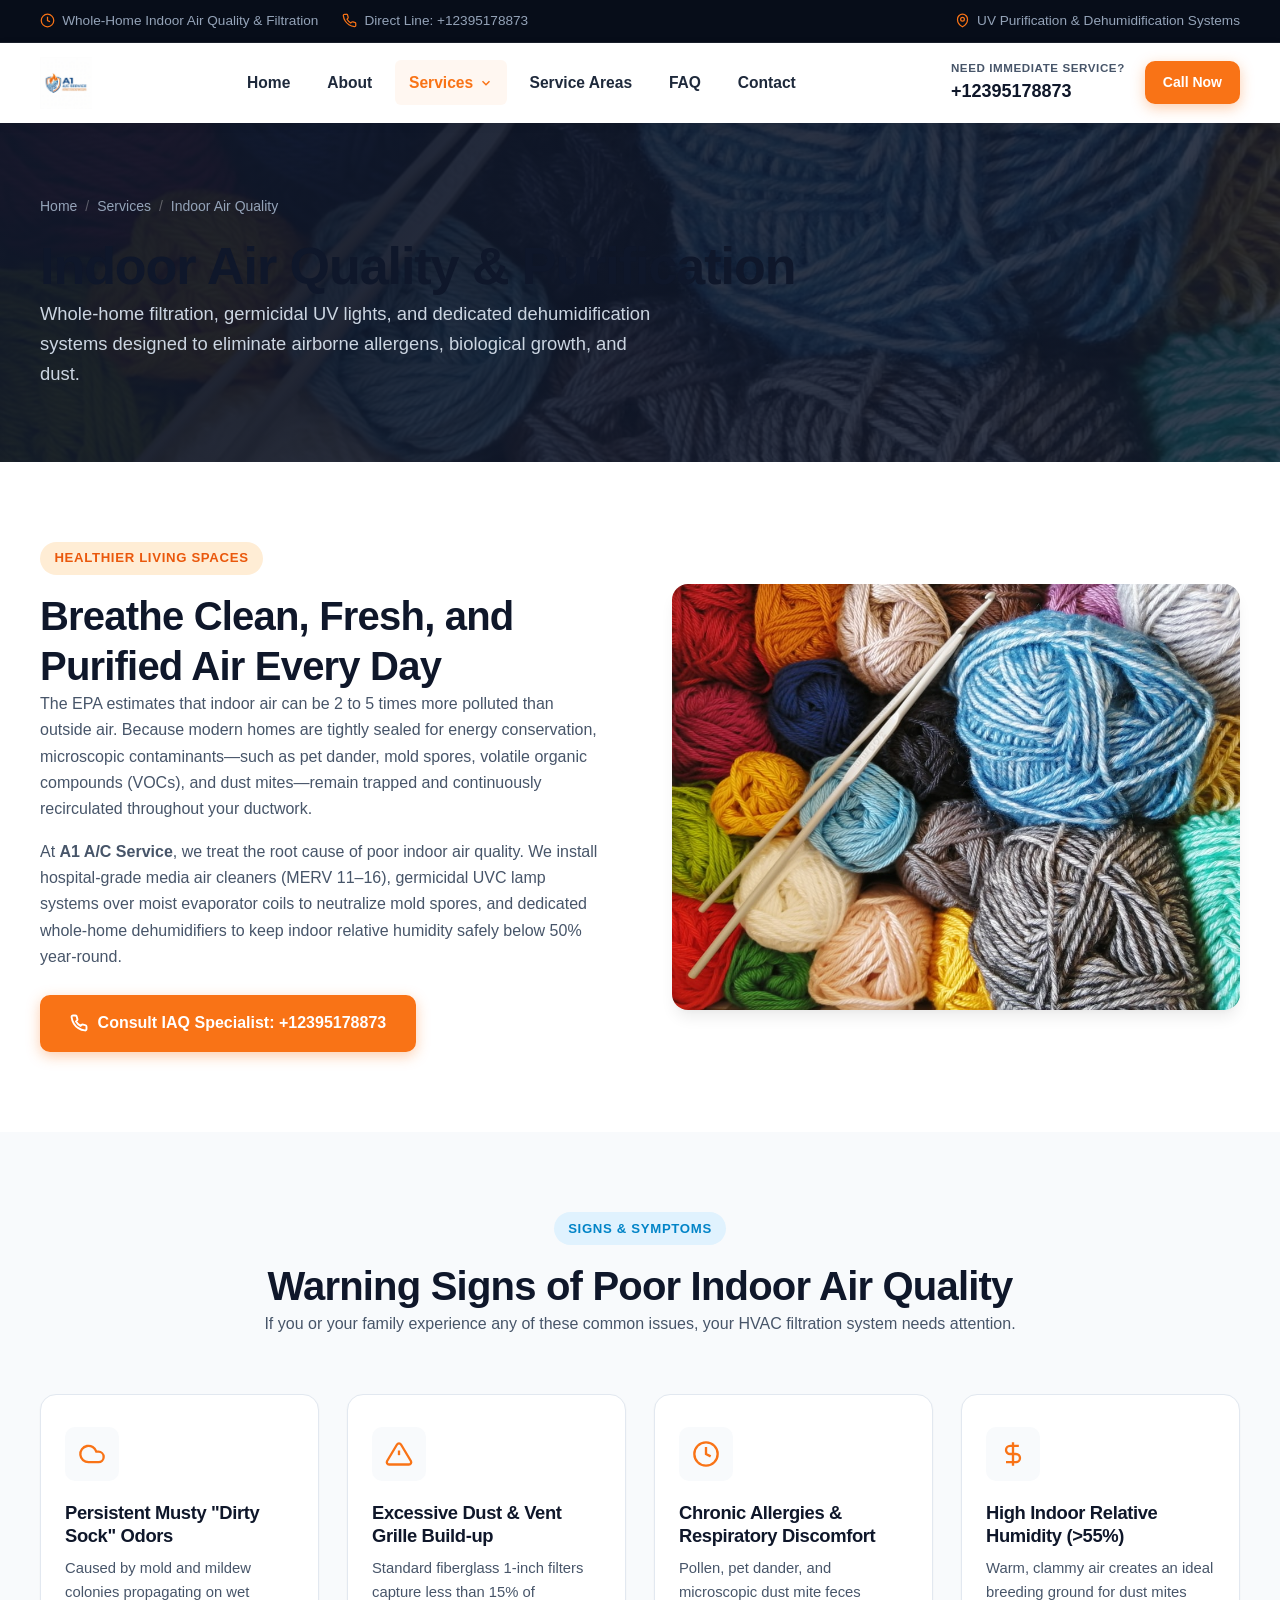
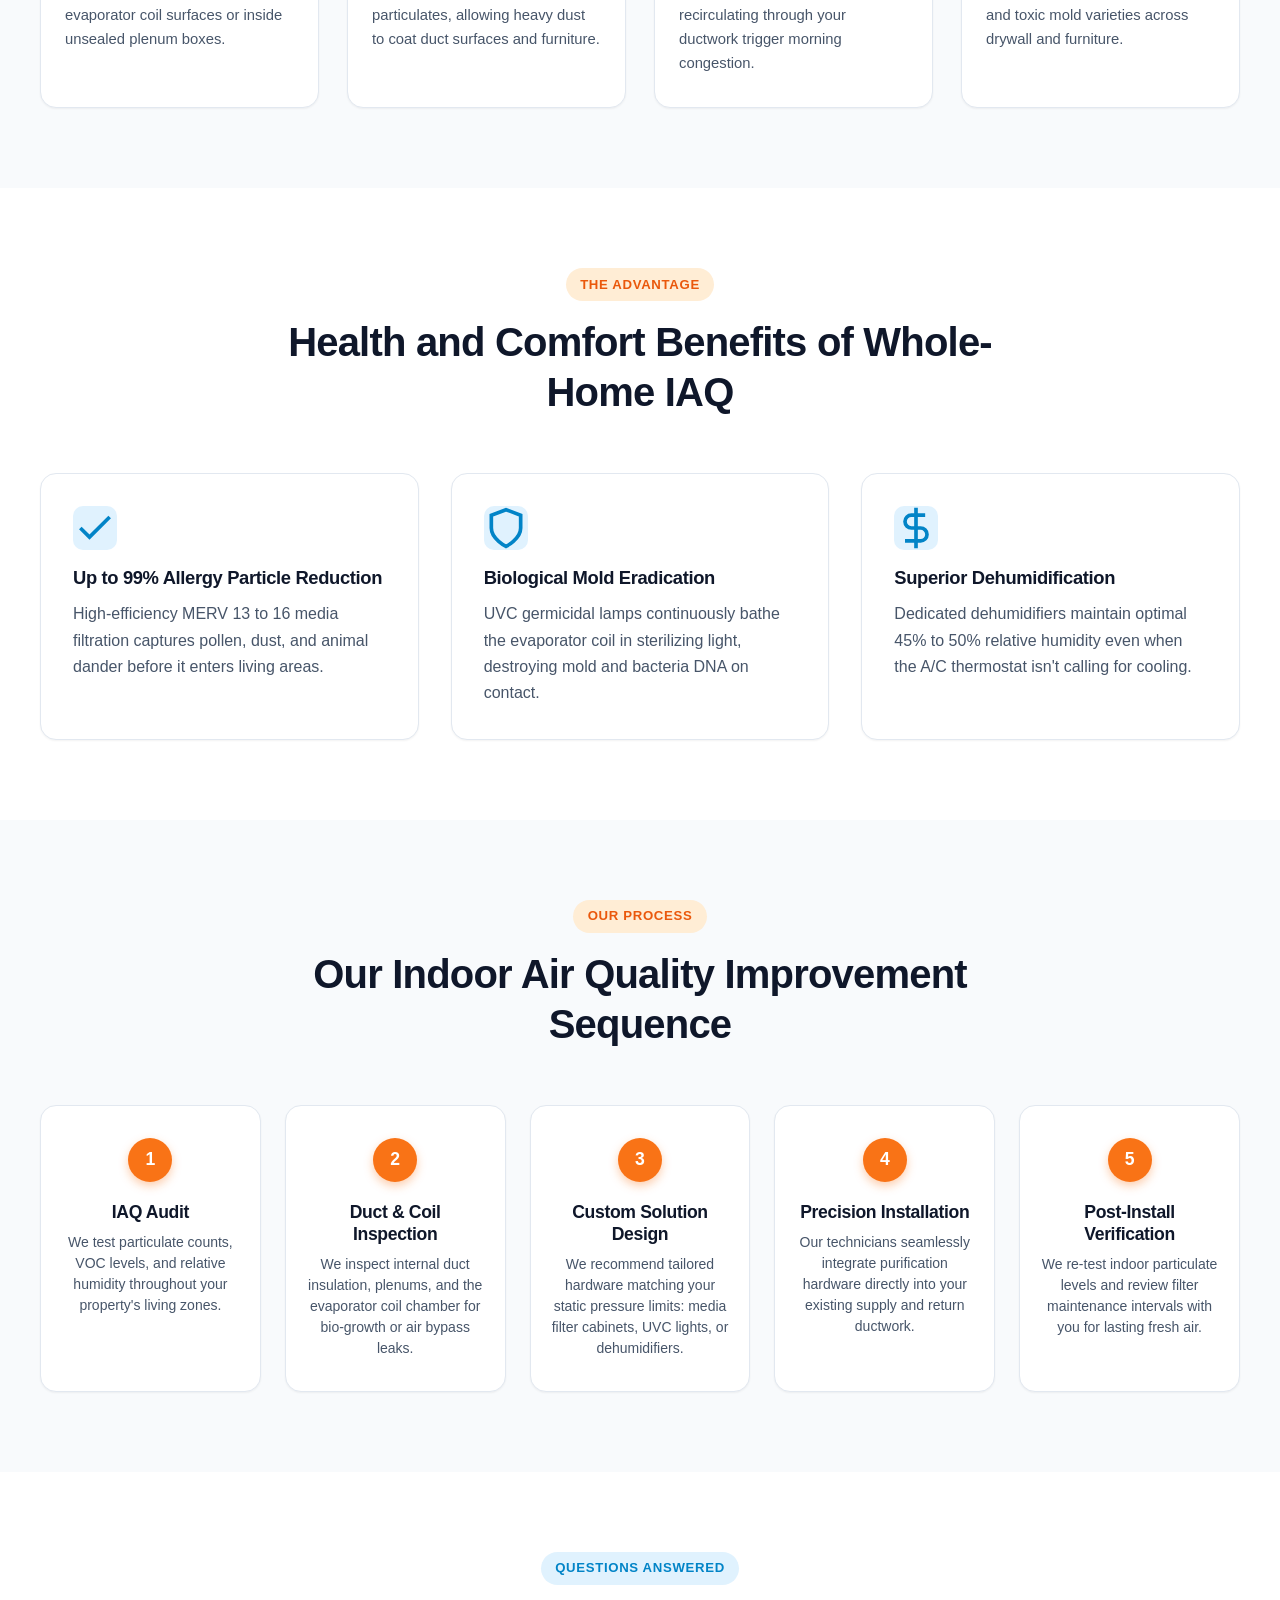
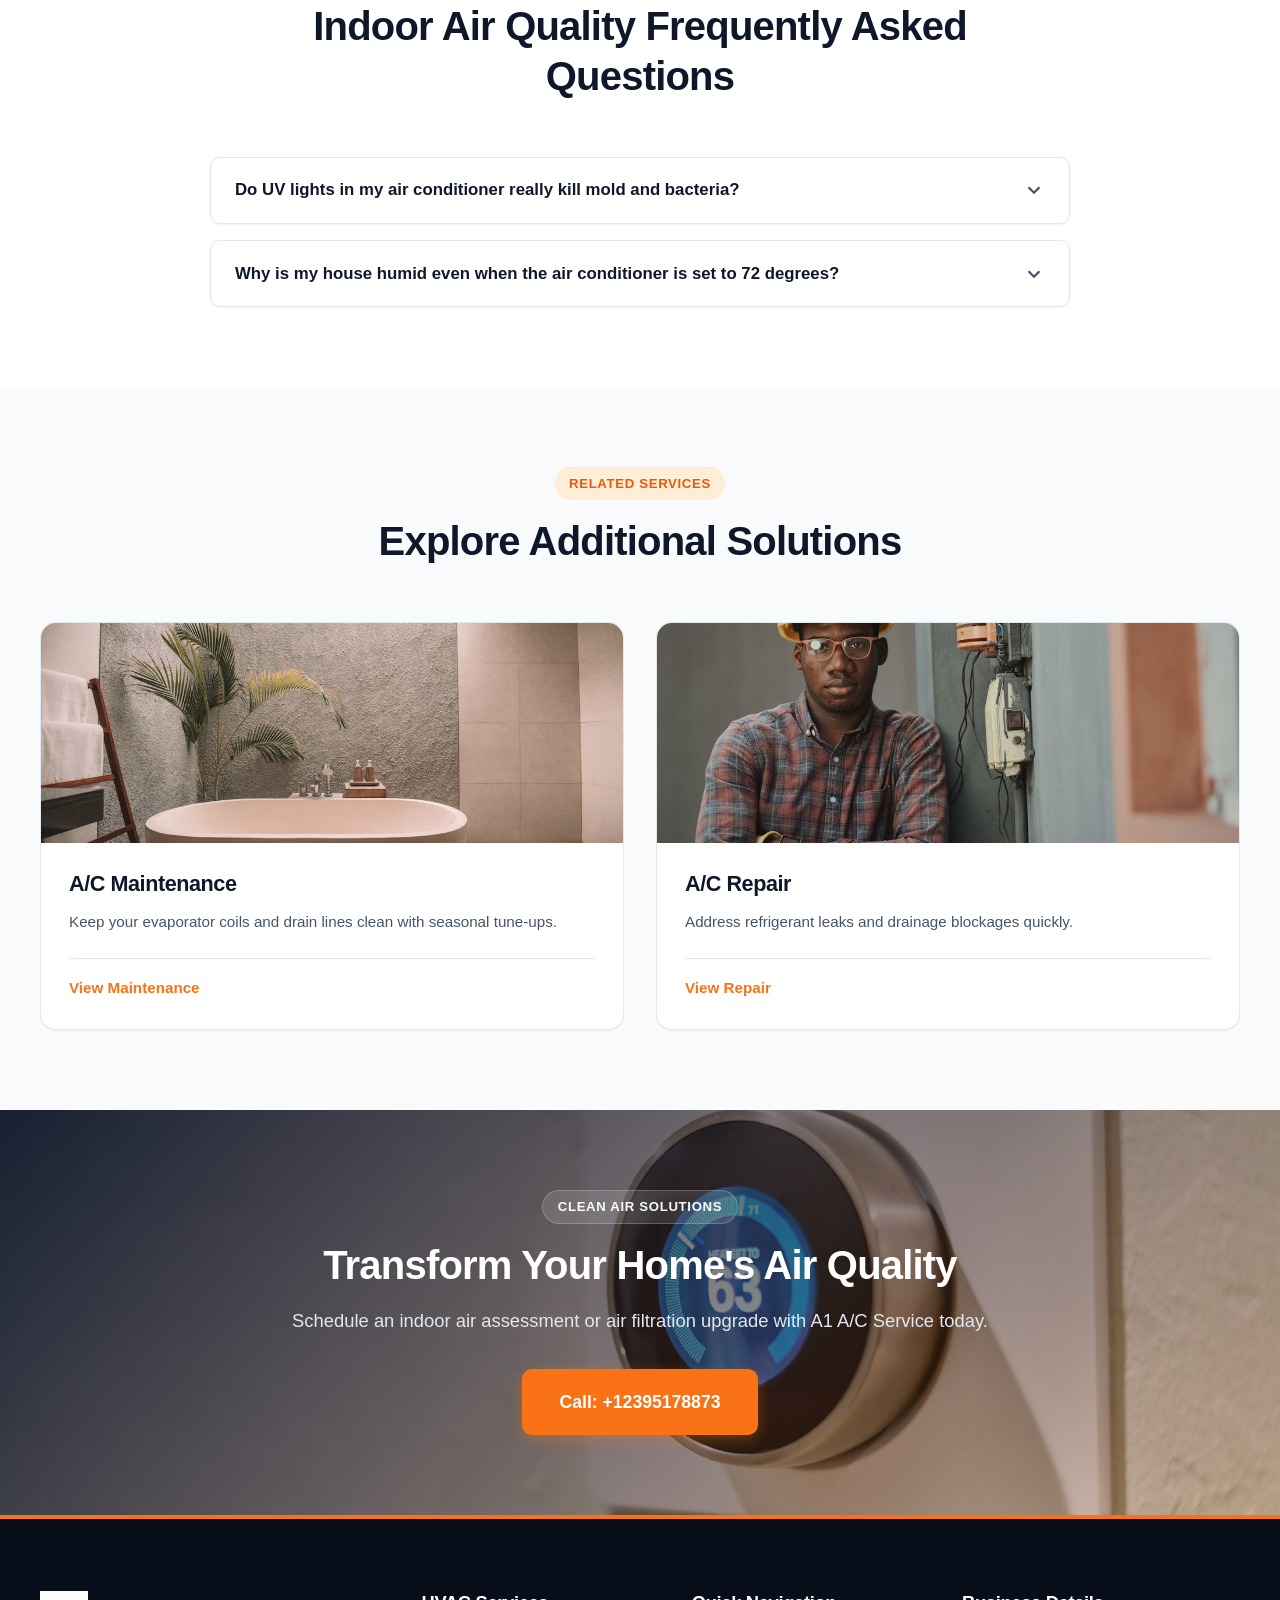
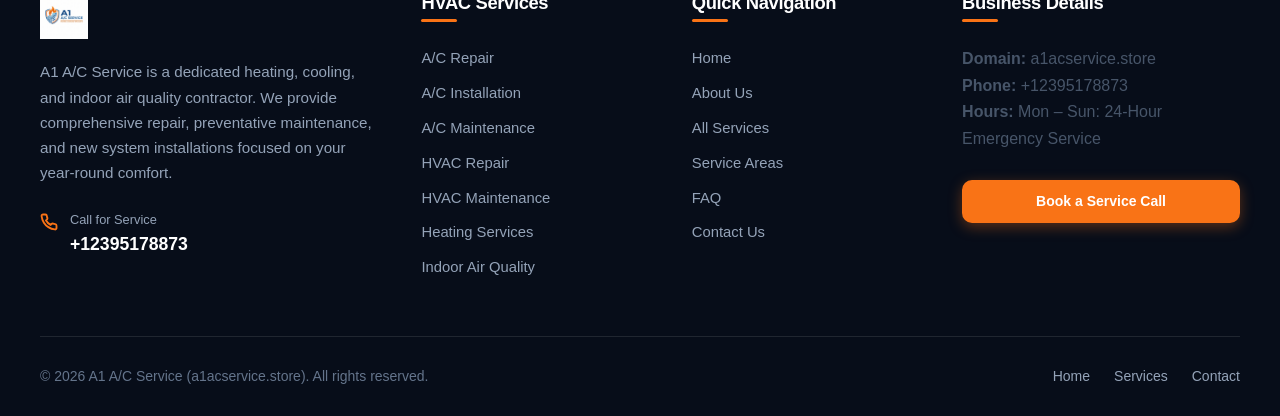
<file: air-quality.html>
<!DOCTYPE html>
<html lang="en">
<head>
  <meta charset="UTF-8">
  <meta name="viewport" content="width=device-width, initial-scale=1.0">
  <title>Indoor Air Quality &amp; Purification | A1 A/C Service</title>
  <meta name="description" content="Improve your home's indoor air quality with A1 A/C Service. Whole-home air purifiers, UV germicidal coil lights, high-MERV filtration, and dehumidifiers. Call +12395178873.">
  <meta property="og:title" content="Indoor Air Quality &amp; Purification | A1 A/C Service">
  <meta property="og:description" content="Eliminate airborne allergens, dust mites, mold spores, and VOCs with whole-home HVAC air purification and humidity control. Call +12395178873.">
  <meta property="og:type" content="website">
  <meta property="og:url" content="https://a1acservice.store/air-quality">
  <meta property="og:image" content="assets/images/services/air-quality.jpg">
  <link rel="canonical" href="https://a1acservice.store/air-quality">
  <link rel="icon" type="image/png" href="assets/images/favicon/favicon.png">
  <link rel="stylesheet" href="assets/css/style.css">
</head>
<body>

  <!-- Top Bar -->
  <div class="top-bar">
    <div class="container">
      <div class="top-bar-left">
        <div class="top-bar-item">
          <svg viewBox="0 0 24 24" fill="none" stroke="currentColor" stroke-width="2"><circle cx="12" cy="12" r="10"></circle><polyline points="12 6 12 12 16 14"></polyline></svg>
          <span>Whole-Home Indoor Air Quality &amp; Filtration</span>
        </div>
        <div class="top-bar-item">
          <svg viewBox="0 0 24 24" fill="none" stroke="currentColor" stroke-width="2"><path d="M22 16.92v3a2 2 0 0 1-2.18 2 19.79 19.79 0 0 1-8.63-3.07 19.5 19.5 0 0 1-6-6 19.79 19.79 0 0 1-3.07-8.67A2 2 0 0 1 4.11 2h3a2 2 0 0 1 2 1.72 12.84 12.84 0 0 0 .7 2.81 2 2 0 0 1-.45 2.11L8.09 9.91a16 16 0 0 0 6 6l1.27-1.27a2 2 0 0 1 2.11-.45 12.84 12.84 0 0 0 2.81.7A2 2 0 0 1 22 16.92z"></path></svg>
          <a href="tel:+12395178873">Direct Line: +12395178873</a>
        </div>
      </div>
      <div class="top-bar-right">
        <div class="top-bar-item">
          <svg viewBox="0 0 24 24" fill="none" stroke="currentColor" stroke-width="2"><path d="M12 22s-8-4.5-8-11.8A8 8 0 0 1 12 2a8 8 0 0 1 8 8.2c0 7.3-8 11.8-8 11.8z"></path><circle cx="12" cy="10" r="3"></circle></svg>
          <span>UV Purification &amp; Dehumidification Systems</span>
        </div>
      </div>
    </div>
  </div>

  <!-- Header -->
  <header class="main-header">
    <div class="container header-container">
      <a href="index.html" class="logo-link" aria-label="A1 A/C Service Home">
        <img src="assets/images/logo/logo.png" alt="A1 A/C Service Logo" class="brand-logo-img">
      </a>
      <nav class="nav-menu">
        <a href="index.html" class="nav-link">Home</a>
        <a href="about.html" class="nav-link">About</a>
        <div class="nav-dropdown">
          <a href="services.html" class="nav-link active">
            Services
            <svg width="14" height="14" viewBox="0 0 24 24" fill="none" stroke="currentColor" stroke-width="2.5"><polyline points="6 9 12 15 18 9"></polyline></svg>
          </a>
          <div class="dropdown-menu">
            <a href="ac-repair.html" class="dropdown-item">A/C Repair</a>
            <a href="ac-installation.html" class="dropdown-item">A/C Installation</a>
            <a href="ac-maintenance.html" class="dropdown-item">A/C Maintenance</a>
            <a href="hvac-repair.html" class="dropdown-item">HVAC Repair</a>
            <a href="hvac-maintenance.html" class="dropdown-item">HVAC Maintenance</a>
            <a href="heating-services.html" class="dropdown-item">Heating Services</a>
            <a href="air-quality.html" class="dropdown-item active">Indoor Air Quality</a>
          </div>
        </div>
        <a href="service-areas.html" class="nav-link">Service Areas</a>
        <a href="faq.html" class="nav-link">FAQ</a>
        <a href="contact.html" class="nav-link">Contact</a>
      </nav>
      <div class="header-actions">
        <div class="phone-quick">
          <span class="phone-label">Need Immediate Service?</span>
          <a href="tel:+12395178873" class="phone-number">+12395178873</a>
        </div>
        <a href="tel:+12395178873" class="btn btn-primary btn-sm">Call Now</a>
        <button class="mobile-toggle" aria-label="Open mobile navigation menu">
          <svg viewBox="0 0 24 24" fill="none" stroke="currentColor" stroke-width="2.5"><line x1="3" y1="12" x2="21" y2="12"></line><line x1="3" y1="6" x2="21" y2="6"></line><line x1="3" y1="18" x2="21" y2="18"></line></svg>
        </button>
      </div>
    </div>
  </header>

  <!-- Mobile Drawer -->
  <div class="mobile-nav-overlay"></div>
  <aside class="mobile-nav-drawer" aria-hidden="true">
    <div class="mobile-nav-header">
      <img src="assets/images/logo/logo.png" alt="A1 A/C Service" style="height: 40px;">
      <button class="mobile-nav-close" aria-label="Close navigation menu">
        <svg width="24" height="24" viewBox="0 0 24 24" fill="none" stroke="currentColor" stroke-width="2.5"><line x1="18" y1="6" x2="6" y2="18"></line><line x1="6" y1="6" x2="18" y2="18"></line></svg>
      </button>
    </div>
    <div class="mobile-nav-links">
      <a href="index.html" class="mobile-nav-item">Home</a>
      <a href="about.html" class="mobile-nav-item">About Us</a>
      <a href="services.html" class="mobile-nav-item active">All Services</a>
      <div class="mobile-submenu">
        <a href="ac-repair.html" class="mobile-sub-item">A/C Repair</a>
        <a href="ac-installation.html" class="mobile-sub-item">A/C Installation</a>
        <a href="ac-maintenance.html" class="mobile-sub-item">A/C Maintenance</a>
        <a href="hvac-repair.html" class="mobile-sub-item">HVAC Repair</a>
        <a href="hvac-maintenance.html" class="mobile-sub-item">HVAC Maintenance</a>
        <a href="heating-services.html" class="mobile-sub-item">Heating Services</a>
        <a href="air-quality.html" class="mobile-sub-item active">Indoor Air Quality</a>
      </div>
      <a href="service-areas.html" class="mobile-nav-item">Service Areas</a>
      <a href="faq.html" class="mobile-nav-item">FAQ</a>
      <a href="contact.html" class="mobile-nav-item">Contact</a>
    </div>
    <div class="mobile-nav-cta">
      <a href="tel:+12395178873" class="btn btn-primary" style="width: 100%;">Call +12395178873</a>
    </div>
  </aside>

  <!-- 1. Hero -->
  <section class="page-hero" style="background-image: url('assets/images/services/air-quality.jpg');">
    <div class="page-hero-overlay"></div>
    <div class="container">
      <div class="breadcrumb">
        <a href="index.html">Home</a>
        <span class="breadcrumb-separator">/</span>
        <a href="services.html">Services</a>
        <span class="breadcrumb-separator">/</span>
        <span>Indoor Air Quality</span>
      </div>
      <h1>Indoor Air Quality &amp; Purification</h1>
      <p style="color: #cbd5e1; font-size: 1.15rem; max-width: 620px;">
        Whole-home filtration, germicidal UV lights, and dedicated dehumidification systems designed to eliminate airborne allergens, biological growth, and dust.
      </p>
    </div>
  </section>

  <!-- 2. Detailed Service Introduction -->
  <section class="section">
    <div class="container">
      <div class="two-col-grid">
        <div>
          <div class="badge badge-orange">Healthier Living Spaces</div>
          <h2>Breathe Clean, Fresh, and Purified Air Every Day</h2>
          <p>
            The EPA estimates that indoor air can be 2 to 5 times more polluted than outside air. Because modern homes are tightly sealed for energy conservation, microscopic contaminants—such as pet dander, mold spores, volatile organic compounds (VOCs), and dust mites—remain trapped and continuously recirculated throughout your ductwork.
          </p>
          <p>
            At <strong>A1 A/C Service</strong>, we treat the root cause of poor indoor air quality. We install hospital-grade media air cleaners (MERV 11–16), germicidal UVC lamp systems over moist evaporator coils to neutralize mold spores, and dedicated whole-home dehumidifiers to keep indoor relative humidity safely below 50% year-round.
          </p>
          <div style="margin-top: 1.5rem;">
            <a href="tel:+12395178873" class="btn btn-primary">
              <svg width="18" height="18" viewBox="0 0 24 24" fill="none" stroke="currentColor" stroke-width="2.5"><path d="M22 16.92v3a2 2 0 0 1-2.18 2 19.79 19.79 0 0 1-8.63-3.07 19.5 19.5 0 0 1-6-6 19.79 19.79 0 0 1-3.07-8.67A2 2 0 0 1 4.11 2h3a2 2 0 0 1 2 1.72 12.84 12.84 0 0 0 .7 2.81 2 2 0 0 1-.45 2.11L8.09 9.91a16 16 0 0 0 6 6l1.27-1.27a2 2 0 0 1 2.11-.45 12.84 12.84 0 0 0 2.81.7A2 2 0 0 1 22 16.92z"></path></svg>
              Consult IAQ Specialist: +12395178873
            </a>
          </div>
        </div>
        <div>
          <img src="assets/images/services/air-quality.jpg" alt="A1 A/C Service technician inspecting whole-home air filtration and purification system" style="width: 100%; border-radius: var(--radius-lg); box-shadow: var(--shadow-lg);">
        </div>
      </div>
    </div>
  </section>

  <!-- 3. Common Problems -->
  <section class="section section-alt">
    <div class="container">
      <div class="section-header">
        <div class="badge badge-blue">Signs &amp; Symptoms</div>
        <h2>Warning Signs of Poor Indoor Air Quality</h2>
        <p>If you or your family experience any of these common issues, your HVAC filtration system needs attention.</p>
      </div>

      <div class="cards-grid-4">
        <div class="why-card">
          <div class="why-icon"><svg viewBox="0 0 24 24" fill="none" stroke="currentColor" stroke-width="2"><path d="M17.5 19H9a7 7 0 1 1 6.71-9h1.79a4.5 4.5 0 1 1 0 9Z"></path></svg></div>
          <h4>Persistent Musty "Dirty Sock" Odors</h4>
          <p>Caused by mold and mildew colonies propagating on wet evaporator coil surfaces or inside unsealed plenum boxes.</p>
        </div>
        <div class="why-card">
          <div class="why-icon"><svg viewBox="0 0 24 24" fill="none" stroke="currentColor" stroke-width="2"><path d="M10.29 3.86L1.82 18a2 2 0 0 0 1.71 3h16.94a2 2 0 0 0 1.71-3L13.71 3.86a2 2 0 0 0-3.42 0z"></path><line x1="12" y1="9" x2="12" y2="13"></line><line x1="12" y1="17" x2="12.01" y2="17"></line></svg></div>
          <h4>Excessive Dust &amp; Vent Grille Build-up</h4>
          <p>Standard fiberglass 1-inch filters capture less than 15% of particulates, allowing heavy dust to coat duct surfaces and furniture.</p>
        </div>
        <div class="why-card">
          <div class="why-icon"><svg viewBox="0 0 24 24" fill="none" stroke="currentColor" stroke-width="2"><circle cx="12" cy="12" r="10"></circle><polyline points="12 6 12 12 16 14"></polyline></svg></div>
          <h4>Chronic Allergies &amp; Respiratory Discomfort</h4>
          <p>Pollen, pet dander, and microscopic dust mite feces recirculating through your ductwork trigger morning congestion.</p>
        </div>
        <div class="why-card">
          <div class="why-icon"><svg viewBox="0 0 24 24" fill="none" stroke="currentColor" stroke-width="2"><path d="M12 2v20M17 5H9.5a3.5 3.5 0 0 0 0 7h5a3.5 3.5 0 0 1 0 7H6"></path></svg></div>
          <h4>High Indoor Relative Humidity (>55%)</h4>
          <p>Warm, clammy air creates an ideal breeding ground for dust mites and toxic mold varieties across drywall and furniture.</p>
        </div>
      </div>
    </div>
  </section>

  <!-- 4. Key Benefits -->
  <section class="section">
    <div class="container">
      <div class="section-header">
        <div class="badge badge-orange">The Advantage</div>
        <h2>Health and Comfort Benefits of Whole-Home IAQ</h2>
      </div>

      <div class="info-box-grid">
        <div class="info-box">
          <div class="info-box-icon"><svg viewBox="0 0 24 24" fill="none" stroke="currentColor" stroke-width="2"><polyline points="20 6 9 17 4 12"></polyline></svg></div>
          <h4>Up to 99% Allergy Particle Reduction</h4>
          <p>High-efficiency MERV 13 to 16 media filtration captures pollen, dust, and animal dander before it enters living areas.</p>
        </div>
        <div class="info-box">
          <div class="info-box-icon"><svg viewBox="0 0 24 24" fill="none" stroke="currentColor" stroke-width="2"><path d="M12 22s8-4 8-10V5l-8-3-8 3v7c0 6 8 10 8 10z"></path></svg></div>
          <h4>Biological Mold Eradication</h4>
          <p>UVC germicidal lamps continuously bathe the evaporator coil in sterilizing light, destroying mold and bacteria DNA on contact.</p>
        </div>
        <div class="info-box">
          <div class="info-box-icon"><svg viewBox="0 0 24 24" fill="none" stroke="currentColor" stroke-width="2"><path d="M12 1v22M17 5H9.5a3.5 3.5 0 0 0 0 7h5a3.5 3.5 0 0 1 0 7H6"></path></svg></div>
          <h4>Superior Dehumidification</h4>
          <p>Dedicated dehumidifiers maintain optimal 45% to 50% relative humidity even when the A/C thermostat isn't calling for cooling.</p>
        </div>
      </div>
    </div>
  </section>

  <!-- 5. Professional Service Process -->
  <section class="section section-alt">
    <div class="container">
      <div class="section-header">
        <div class="badge badge-orange">Our Process</div>
        <h2>Our Indoor Air Quality Improvement Sequence</h2>
      </div>

      <div class="process-steps-grid">
        <div class="process-card">
          <div class="step-badge">1</div>
          <h4>IAQ Audit</h4>
          <p>We test particulate counts, VOC levels, and relative humidity throughout your property's living zones.</p>
        </div>
        <div class="process-card">
          <div class="step-badge">2</div>
          <h4>Duct &amp; Coil Inspection</h4>
          <p>We inspect internal duct insulation, plenums, and the evaporator coil chamber for bio-growth or air bypass leaks.</p>
        </div>
        <div class="process-card">
          <div class="step-badge">3</div>
          <h4>Custom Solution Design</h4>
          <p>We recommend tailored hardware matching your static pressure limits: media filter cabinets, UVC lights, or dehumidifiers.</p>
        </div>
        <div class="process-card">
          <div class="step-badge">4</div>
          <h4>Precision Installation</h4>
          <p>Our technicians seamlessly integrate purification hardware directly into your existing supply and return ductwork.</p>
        </div>
        <div class="process-card">
          <div class="step-badge">5</div>
          <h4>Post-Install Verification</h4>
          <p>We re-test indoor particulate levels and review filter maintenance intervals with you for lasting fresh air.</p>
        </div>
      </div>
    </div>
  </section>

  <!-- 6. FAQ -->
  <section class="section">
    <div class="container container-narrow">
      <div class="section-header">
        <div class="badge badge-blue">Questions Answered</div>
        <h2>Indoor Air Quality Frequently Asked Questions</h2>
      </div>
      <div class="faq-accordion">
        <div class="faq-item">
          <button class="faq-question-btn" aria-expanded="false">
            <span>Do UV lights in my air conditioner really kill mold and bacteria?</span>
            <svg class="faq-icon" viewBox="0 0 24 24" fill="none" stroke="currentColor" stroke-width="2.5"><polyline points="6 9 12 15 18 9"></polyline></svg>
          </button>
          <div class="faq-answer">
            <p>Yes. When installed correctly over the evaporator coil and drain pan, germicidal UVC light at a 254-nanometer wavelength destroys the DNA of microorganisms, preventing mold colonies from growing on the moist coil and spreading spores through your ductwork.</p>
          </div>
        </div>
        <div class="faq-item">
          <button class="faq-question-btn" aria-expanded="false">
            <span>Why is my house humid even when the air conditioner is set to 72 degrees?</span>
            <svg class="faq-icon" viewBox="0 0 24 24" fill="none" stroke="currentColor" stroke-width="2.5"><polyline points="6 9 12 15 18 9"></polyline></svg>
          </button>
          <div class="faq-answer">
            <p>If an air conditioner is oversized or its fan speed is calibrated too high, it cools the room temperature quickly but shuts off before completing a long enough dehumidification cycle. An integrated whole-home dehumidifier or variable-speed blower adjustment solves this issue.</p>
          </div>
        </div>
      </div>
    </div>
  </section>

  <!-- 7. Related Services -->
  <section class="section section-alt">
    <div class="container">
      <div class="section-header">
        <div class="badge badge-orange">Related Services</div>
        <h2>Explore Additional Solutions</h2>
      </div>
      <div class="services-grid" style="grid-template-columns: repeat(auto-fit, minmax(280px, 1fr));">
        <article class="service-card">
          <div class="service-card-image"><img src="assets/images/services/ac-maintenance.jpg" alt="A/C Maintenance"></div>
          <div class="service-card-body">
            <h3 class="service-card-title">A/C Maintenance</h3>
            <p class="service-card-text">Keep your evaporator coils and drain lines clean with seasonal tune-ups.</p>
            <div class="service-card-footer"><a href="ac-maintenance.html" class="learn-more-link">View Maintenance</a></div>
          </div>
        </article>
        <article class="service-card">
          <div class="service-card-image"><img src="assets/images/services/ac-repair.jpg" alt="A/C Repair"></div>
          <div class="service-card-body">
            <h3 class="service-card-title">A/C Repair</h3>
            <p class="service-card-text">Address refrigerant leaks and drainage blockages quickly.</p>
            <div class="service-card-footer"><a href="ac-repair.html" class="learn-more-link">View Repair</a></div>
          </div>
        </article>
      </div>
    </div>
  </section>

  <!-- 8. Strong CTA -->
  <section class="cta-banner" style="background-image: url('assets/images/home/cta-bg.jpg');">
    <div class="cta-banner-overlay"></div>
    <div class="container">
      <div class="badge badge-dark">Clean Air Solutions</div>
      <h2>Transform Your Home's Air Quality</h2>
      <p>Schedule an indoor air assessment or air filtration upgrade with A1 A/C Service today.</p>
      <div>
        <a href="tel:+12395178873" class="btn btn-primary btn-lg">Call: +12395178873</a>
      </div>
    </div>
  </section>

  <!-- Footer -->
  <footer class="main-footer">
    <div class="container">
      <div class="footer-top">
        <div class="footer-brand">
          <a href="index.html">
            <img src="assets/images/logo/footer-logo.png" alt="A1 A/C Service" class="footer-logo-img">
          </a>
          <p>
            A1 A/C Service is a dedicated heating, cooling, and indoor air quality contractor. We provide comprehensive repair, preventative maintenance, and new system installations focused on your year-round comfort.
          </p>
          <div class="footer-contact-item">
            <svg viewBox="0 0 24 24" fill="none" stroke="currentColor" stroke-width="2.5"><path d="M22 16.92v3a2 2 0 0 1-2.18 2 19.79 19.79 0 0 1-8.63-3.07 19.5 19.5 0 0 1-6-6 19.79 19.79 0 0 1-3.07-8.67A2 2 0 0 1 4.11 2h3a2 2 0 0 1 2 1.72 12.84 12.84 0 0 0 .7 2.81 2 2 0 0 1-.45 2.11L8.09 9.91a16 16 0 0 0 6 6l1.27-1.27a2 2 0 0 1 2.11-.45 12.84 12.84 0 0 0 2.81.7A2 2 0 0 1 22 16.92z"></path></svg>
            <div>
              <div style="font-size: 0.8rem; color: #94a3b8;">Call for Service</div>
              <a href="tel:+12395178873">+12395178873</a>
            </div>
          </div>
        </div>

        <div class="footer-widget">
          <h4>HVAC Services</h4>
          <div class="footer-links">
            <a href="ac-repair.html">A/C Repair</a>
            <a href="ac-installation.html">A/C Installation</a>
            <a href="ac-maintenance.html">A/C Maintenance</a>
            <a href="hvac-repair.html">HVAC Repair</a>
            <a href="hvac-maintenance.html">HVAC Maintenance</a>
            <a href="heating-services.html">Heating Services</a>
            <a href="air-quality.html">Indoor Air Quality</a>
          </div>
        </div>

        <div class="footer-widget">
          <h4>Quick Navigation</h4>
          <div class="footer-links">
            <a href="index.html">Home</a>
            <a href="about.html">About Us</a>
            <a href="services.html">All Services</a>
            <a href="service-areas.html">Service Areas</a>
            <a href="faq.html">FAQ</a>
            <a href="contact.html">Contact Us</a>
          </div>
        </div>

        <div class="footer-widget">
          <h4>Business Details</h4>
          <p style="margin-bottom: 0.75rem;">
            <strong>Domain:</strong> a1acservice.store<br>
            <strong>Phone:</strong> +12395178873<br>
            <strong>Hours:</strong> Mon – Sun: 24-Hour Emergency Service
          </p>
          <a href="contact.html" class="btn btn-primary btn-sm" style="width: 100%; margin-top: 1rem;">Book a Service Call</a>
        </div>
      </div>

      <div class="footer-bottom">
        <div>
          &copy; 2026 A1 A/C Service (a1acservice.store). All rights reserved.
        </div>
        <div style="display: flex; gap: 1.5rem;">
          <a href="index.html">Home</a>
          <a href="services.html">Services</a>
          <a href="contact.html">Contact</a>
        </div>
      </div>
    </div>
  </footer>

  <script src="assets/js/main.js"></script>
</body>
</html>
</file>
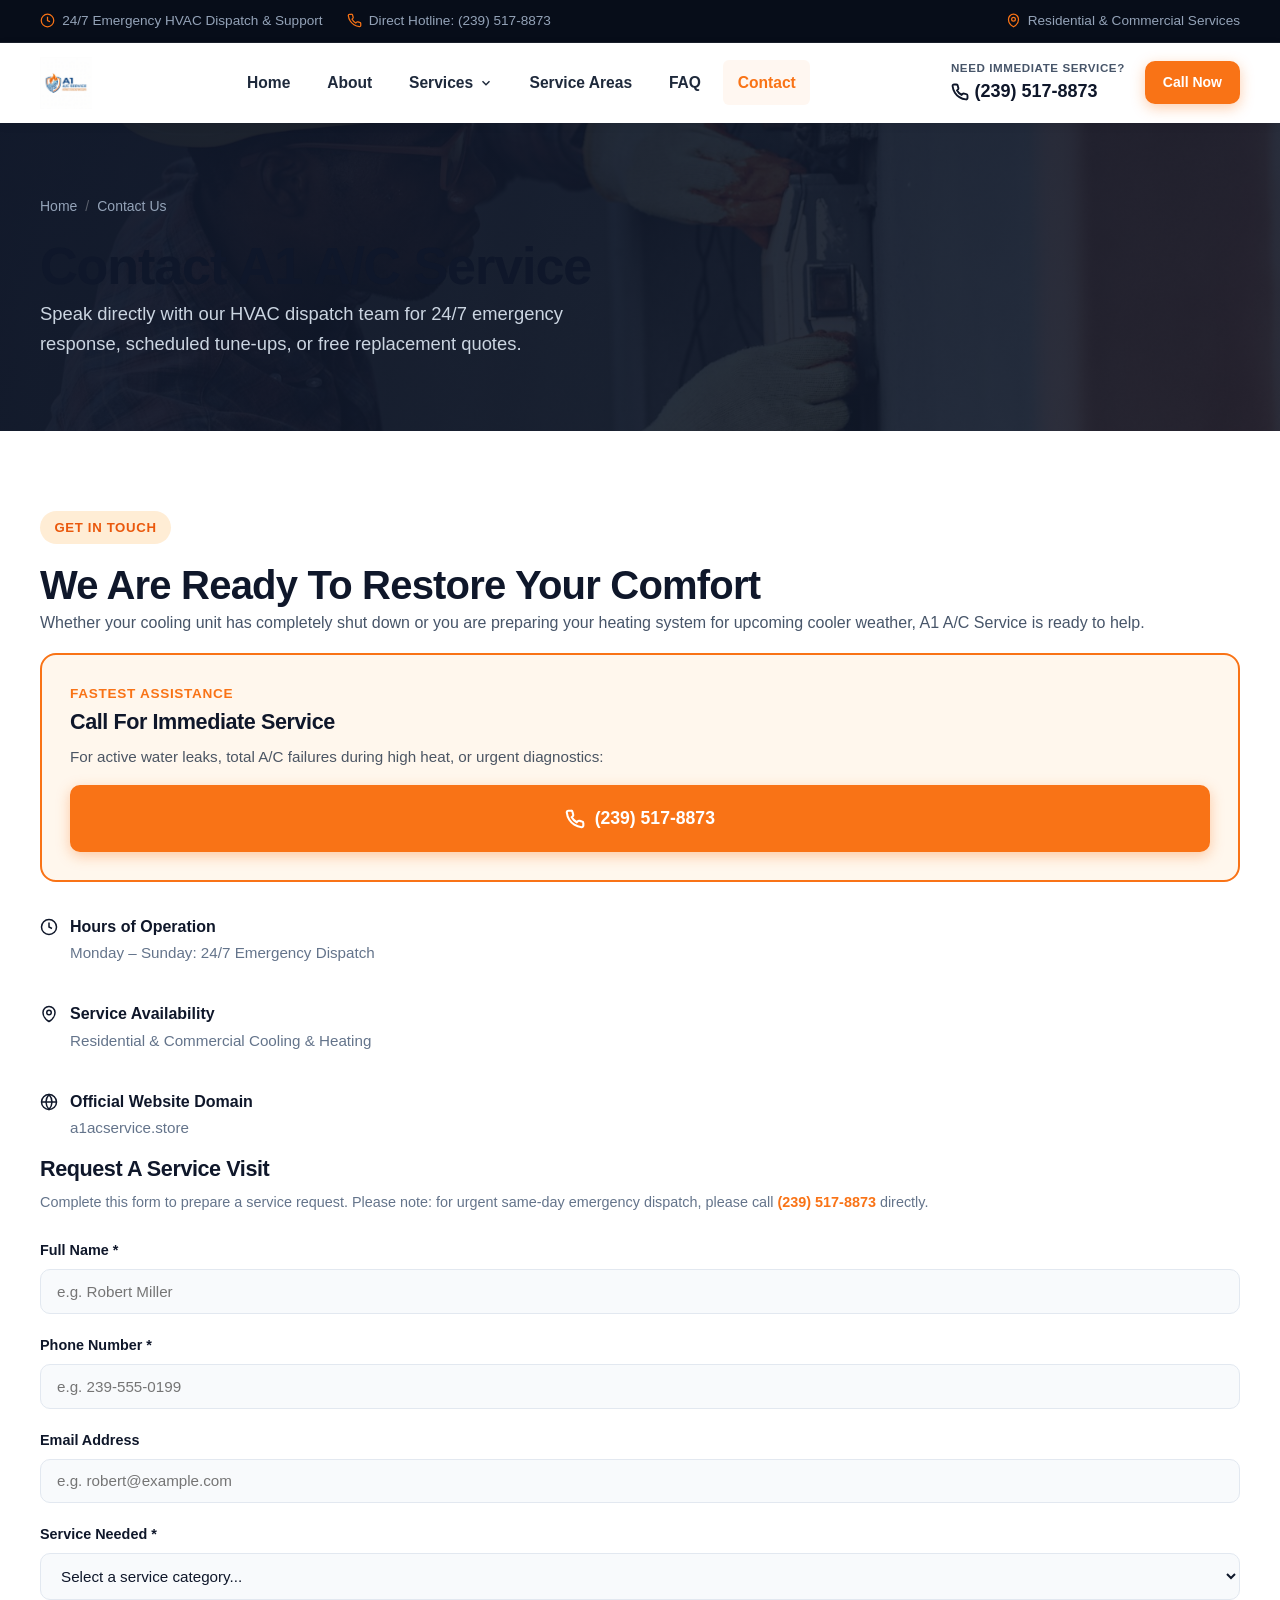
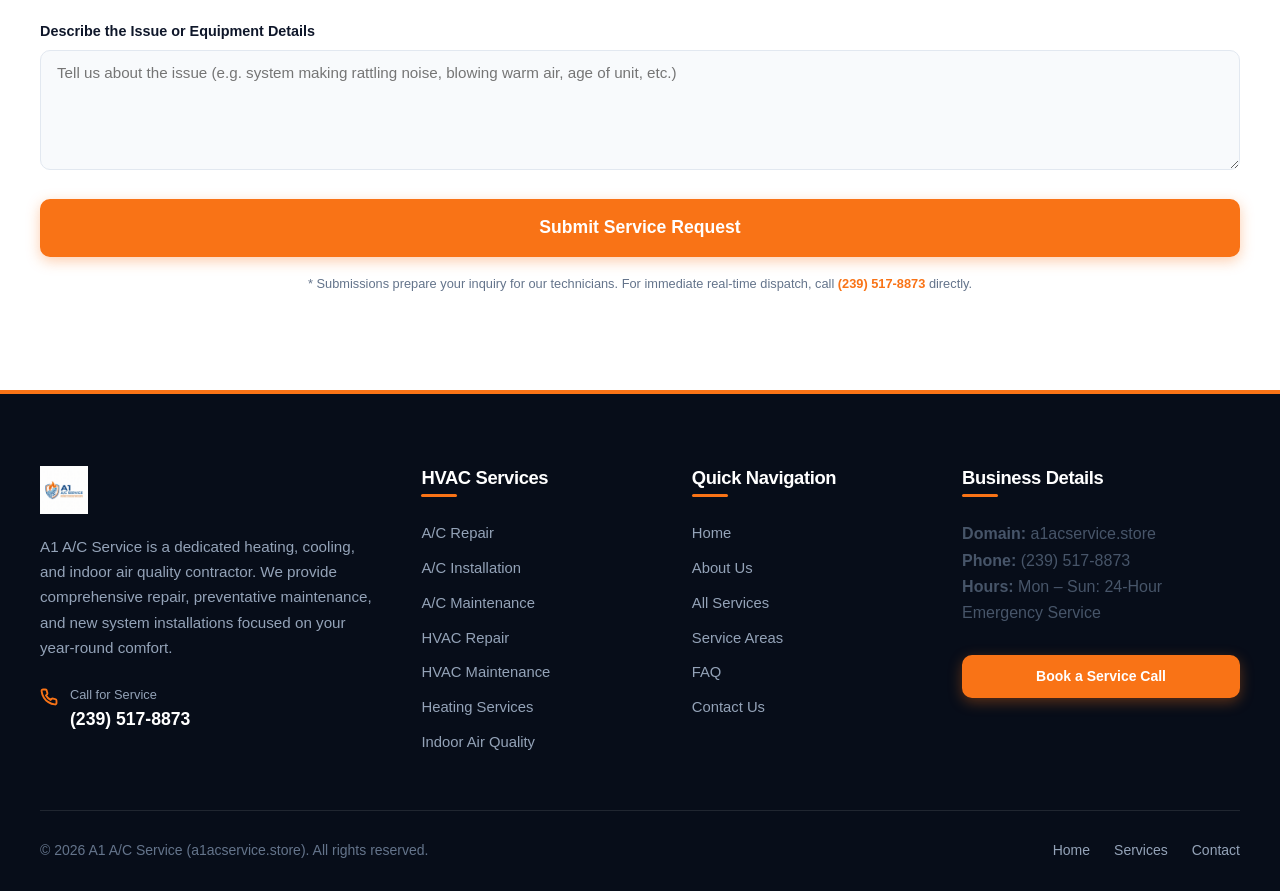
<file: contact.html>
<!DOCTYPE html>
<html lang="en">
<head>
  <meta charset="UTF-8">
  <meta name="viewport" content="width=device-width, initial-scale=1.0">
  <title>Contact Us | A1 A/C Service — Call (239) 517-8873</title>
  <meta name="description" content="Contact A1 A/C Service for rapid air conditioning and HVAC repair, maintenance, and installation. Call (239) 517-8873 or send an online service request.">
  <meta property="og:title" content="Contact Us | A1 A/C Service">
  <meta property="og:description" content="Get in touch with A1 A/C Service. Call our 24/7 direct dispatch hotline at (239) 517-8873 or request service online.">
  <meta property="og:type" content="website">
  <meta property="og:url" content="https://a1acservice.store/contact">
  <meta property="og:image" content="assets/images/home/hero.jpg">
  <link rel="canonical" href="https://a1acservice.store/contact">
  <link rel="icon" type="image/png" href="assets/images/favicon/favicon.png">
  <link rel="stylesheet" href="assets/css/style.css">
</head>
<body>

  <!-- Top Utility Bar -->
  <div class="top-bar">
    <div class="container">
      <div class="top-bar-left">
        <div class="top-bar-item">
          <svg viewBox="0 0 24 24" fill="none" stroke="currentColor" stroke-width="2"><circle cx="12" cy="12" r="10"></circle><polyline points="12 6 12 12 16 14"></polyline></svg>
          <span>24/7 Emergency HVAC Dispatch &amp; Support</span>
        </div>
        <div class="top-bar-item">
          <svg viewBox="0 0 24 24" fill="none" stroke="currentColor" stroke-width="2"><path d="M22 16.92v3a2 2 0 0 1-2.18 2 19.79 19.79 0 0 1-8.63-3.07 19.5 19.5 0 0 1-6-6 19.79 19.79 0 0 1-3.07-8.67A2 2 0 0 1 4.11 2h3a2 2 0 0 1 2 1.72 12.84 12.84 0 0 0 .7 2.81 2 2 0 0 1-.45 2.11L8.09 9.91a16 16 0 0 0 6 6l1.27-1.27a2 2 0 0 1 2.11-.45 12.84 12.84 0 0 0 2.81.7A2 2 0 0 1 22 16.92z"></path></svg>
          <a href="tel:(239) 517-8873">Direct Hotline: (239) 517-8873</a>
        </div>
      </div>
      <div class="top-bar-right">
        <div class="top-bar-item">
          <svg viewBox="0 0 24 24" fill="none" stroke="currentColor" stroke-width="2"><path d="M12 22s-8-4.5-8-11.8A8 8 0 0 1 12 2a8 8 0 0 1 8 8.2c0 7.3-8 11.8-8 11.8z"></path><circle cx="12" cy="10" r="3"></circle></svg>
          <span>Residential &amp; Commercial Services</span>
        </div>
      </div>
    </div>
  </div>

  <!-- Main Sticky Header -->
  <header class="main-header">
    <div class="container header-container">
      <a href="index.html" class="logo-link" aria-label="A1 A/C Service Home">
        <img src="assets/images/logo/logo.png" alt="A1 A/C Service Logo" class="brand-logo-img">
      </a>

      <!-- Desktop Navigation Menu -->
      <nav class="nav-menu">
        <a href="index.html" class="nav-link">Home</a>
        <a href="about.html" class="nav-link">About</a>
        
        <!-- Services Dropdown -->
        <div class="nav-dropdown">
          <a href="services.html" class="nav-link">
            Services
            <svg width="14" height="14" viewBox="0 0 24 24" fill="none" stroke="currentColor" stroke-width="2.5"><polyline points="6 9 12 15 18 9"></polyline></svg>
          </a>
          <div class="dropdown-menu">
            <a href="ac-repair.html" class="dropdown-item">
              <svg viewBox="0 0 24 24" fill="none" stroke="currentColor" stroke-width="2"><path d="M14.7 6.3a1 1 0 0 0 0 1.4l1.6 1.6a1 1 0 0 0 1.4 0l3.77-3.77a6 6 0 0 1-7.94 7.94l-6.91 6.91a2.12 2.12 0 0 1-3-3l6.91-6.91a6 6 0 0 1 7.94-7.94l-3.76 3.76z"></path></svg>
              A/C Repair
            </a>
            <a href="ac-installation.html" class="dropdown-item">
              <svg viewBox="0 0 24 24" fill="none" stroke="currentColor" stroke-width="2"><rect x="2" y="6" width="20" height="12" rx="2"></rect><circle cx="12" cy="12" r="3"></circle><line x1="6" y1="12" x2="6.01" y2="12"></line><line x1="18" y1="12" x2="18.01" y2="12"></line></svg>
              A/C Installation
            </a>
            <a href="ac-maintenance.html" class="dropdown-item">
              <svg viewBox="0 0 24 24" fill="none" stroke="currentColor" stroke-width="2"><path d="M22 11.08V12a10 10 0 1 1-5.93-9.14"></path><polyline points="22 4 12 14.01 9 11.01"></polyline></svg>
              A/C Maintenance
            </a>
            <a href="hvac-repair.html" class="dropdown-item">
              <svg viewBox="0 0 24 24" fill="none" stroke="currentColor" stroke-width="2"><path d="M12 2v20M17 5H9.5a3.5 3.5 0 0 0 0 7h5a3.5 3.5 0 0 1 0 7H6"></path></svg>
              HVAC Repair
            </a>
            <a href="hvac-maintenance.html" class="dropdown-item">
              <svg viewBox="0 0 24 24" fill="none" stroke="currentColor" stroke-width="2"><circle cx="12" cy="12" r="3"></circle><path d="M19.4 15a1.65 1.65 0 0 0 .33 1.82l.06.06a2 2 0 0 1 0 2.83 2 2 0 0 1-2.83 0l-.06-.06a1.65 1.65 0 0 0-1.82-.33 1.65 1.65 0 0 0-1 1.51V21a2 2 0 0 1-2 2 2 2 0 0 1-2-2v-.09A1.65 1.65 0 0 0 9 19.4a1.65 1.65 0 0 0-1.82.33l-.06.06a2 2 0 0 1-2.83 0 2 2 0 0 1 0-2.83l.06-.06a1.65 1.65 0 0 0 .33-1.82 1.65 1.65 0 0 0-1.51-1H3a2 2 0 0 1-2-2 2 2 0 0 1 2-2h.09A1.65 1.65 0 0 0 4.6 9a1.65 1.65 0 0 0-.33-1.82l-.06-.06a2 2 0 0 1 0-2.83 2 2 0 0 1 2.83 0l.06.06a1.65 1.65 0 0 0 1.82.33H9a1.65 1.65 0 0 0 1-1.51V3a2 2 0 0 1 2-2 2 2 0 0 1 2 2v.09a1.65 1.65 0 0 0 1 1.51 1.65 1.65 0 0 0 1.82-.33l.06-.06a2 2 0 0 1 2.83 0 2 2 0 0 1 0 2.83l-.06.06a1.65 1.65 0 0 0-.33 1.82V9a1.65 1.65 0 0 0 1.51 1H21a2 2 0 0 1 2 2 2 2 0 0 1-2 2h-.09a1.65 1.65 0 0 0-1.51 1z"></path></svg>
              HVAC Maintenance
            </a>
            <a href="heating-services.html" class="dropdown-item">
              <svg viewBox="0 0 24 24" fill="none" stroke="currentColor" stroke-width="2"><path d="M8.5 14.5A2.5 2.5 0 0 0 11 12c0-1.38-.5-2-1-3-1.072-2.143-.224-4.054 2-6 .5 2.5 2 4.9 4 6.5 2 1.6 3 3.5 3 5.5a7 7 0 1 1-14 0c0-1.153.433-2.294 1-3a2.5 2.5 0 0 0 2.5 2.5z"></path></svg>
              Heating Services
            </a>
            <a href="air-quality.html" class="dropdown-item">
              <svg viewBox="0 0 24 24" fill="none" stroke="currentColor" stroke-width="2"><path d="M17.5 19H9a7 7 0 1 1 6.71-9h1.79a4.5 4.5 0 1 1 0 9Z"></path></svg>
              Indoor Air Quality
            </a>
          </div>
        </div>

        <a href="service-areas.html" class="nav-link">Service Areas</a>
        <a href="faq.html" class="nav-link">FAQ</a>
        <a href="contact.html" class="nav-link active">Contact</a>
      </nav>

      <!-- Header Actions -->
      <div class="header-actions">
        <div class="phone-quick">
          <span class="phone-label">Need Immediate Service?</span>
          <a href="tel:(239) 517-8873" class="phone-number">
            <svg width="18" height="18" viewBox="0 0 24 24" fill="none" stroke="currentColor" stroke-width="2.5"><path d="M22 16.92v3a2 2 0 0 1-2.18 2 19.79 19.79 0 0 1-8.63-3.07 19.5 19.5 0 0 1-6-6 19.79 19.79 0 0 1-3.07-8.67A2 2 0 0 1 4.11 2h3a2 2 0 0 1 2 1.72 12.84 12.84 0 0 0 .7 2.81 2 2 0 0 1-.45 2.11L8.09 9.91a16 16 0 0 0 6 6l1.27-1.27a2 2 0 0 1 2.11-.45 12.84 12.84 0 0 0 2.81.7A2 2 0 0 1 22 16.92z"></path></svg>
            (239) 517-8873
          </a>
        </div>
        <a href="tel:(239) 517-8873" class="btn btn-primary btn-sm">Call Now</a>
        <button class="mobile-toggle" aria-label="Open mobile navigation menu">
          <svg viewBox="0 0 24 24" fill="none" stroke="currentColor" stroke-width="2.5"><line x1="3" y1="12" x2="21" y2="12"></line><line x1="3" y1="6" x2="21" y2="6"></line><line x1="3" y1="18" x2="21" y2="18"></line></svg>
        </button>
      </div>
    </div>
  </header>

  <!-- Mobile Drawer -->
  <div class="mobile-nav-overlay"></div>
  <aside class="mobile-nav-drawer" aria-hidden="true">
    <div class="mobile-nav-header">
      <img src="assets/images/logo/logo.png" alt="A1 A/C Service" style="height: 40px;">
      <button class="mobile-nav-close" aria-label="Close navigation menu">
        <svg width="24" height="24" viewBox="0 0 24 24" fill="none" stroke="currentColor" stroke-width="2.5"><line x1="18" y1="6" x2="6" y2="18"></line><line x1="6" y1="6" x2="18" y2="18"></line></svg>
      </button>
    </div>
    <div class="mobile-nav-links">
      <a href="index.html" class="mobile-nav-item">Home</a>
      <a href="about.html" class="mobile-nav-item">About Us</a>
      <a href="services.html" class="mobile-nav-item">All Services</a>
      <div class="mobile-submenu">
        <a href="ac-repair.html" class="mobile-sub-item">A/C Repair</a>
        <a href="ac-installation.html" class="mobile-sub-item">A/C Installation</a>
        <a href="ac-maintenance.html" class="mobile-sub-item">A/C Maintenance</a>
        <a href="hvac-repair.html" class="mobile-sub-item">HVAC Repair</a>
        <a href="hvac-maintenance.html" class="mobile-sub-item">HVAC Maintenance</a>
        <a href="heating-services.html" class="mobile-sub-item">Heating Services</a>
        <a href="air-quality.html" class="mobile-sub-item">Indoor Air Quality</a>
      </div>
      <a href="service-areas.html" class="mobile-nav-item">Service Areas</a>
      <a href="faq.html" class="mobile-nav-item">FAQ</a>
      <a href="contact.html" class="mobile-nav-item active">Contact</a>
    </div>
    <div class="mobile-nav-cta">
      <a href="tel:(239) 517-8873" class="btn btn-primary" style="width: 100%;">Call (239) 517-8873</a>
    </div>
  </aside>

  <!-- Page Banner Hero -->
  <section class="page-hero" style="background-image: url('assets/images/home/hero.jpg');">
    <div class="page-hero-overlay"></div>
    <div class="container">
      <div class="breadcrumb">
        <a href="index.html">Home</a>
        <span class="breadcrumb-separator">/</span>
        <span>Contact Us</span>
      </div>
      <h1>Contact A1 A/C Service</h1>
      <p style="color: #cbd5e1; font-size: 1.15rem; max-width: 600px;">
        Speak directly with our HVAC dispatch team for 24/7 emergency response, scheduled tune-ups, or free replacement quotes.
      </p>
    </div>
  </section>

  <!-- Contact Form & Details Section -->
  <section class="section">
    <div class="container">
      <div class="contact-grid">
        
        <!-- Left Column: Business Details -->
        <div>
          <div class="badge badge-orange">Get In Touch</div>
          <h2>We Are Ready To Restore Your Comfort</h2>
          <p>
            Whether your cooling unit has completely shut down or you are preparing your heating system for upcoming cooler weather, A1 A/C Service is ready to help.
          </p>

          <!-- Direct Call Box -->
          <div style="background-color: #fff7ed; border: 2px solid var(--accent); border-radius: var(--radius-lg); padding: 1.75rem; margin-bottom: 2rem;">
            <div style="font-size: 0.85rem; font-weight: 700; text-transform: uppercase; color: var(--accent); letter-spacing: 0.05em; margin-bottom: 0.25rem;">
              Fastest Assistance
            </div>
            <h3 style="margin-bottom: 0.5rem; font-size: 1.35rem;">Call For Immediate Service</h3>
            <p style="font-size: 0.95rem; margin-bottom: 1rem; color: #4b5563;">
              For active water leaks, total A/C failures during high heat, or urgent diagnostics:
            </p>
            <a href="tel:(239) 517-8873" class="btn btn-primary btn-lg" style="width: 100%;">
              <svg width="20" height="20" viewBox="0 0 24 24" fill="none" stroke="currentColor" stroke-width="2.5"><path d="M22 16.92v3a2 2 0 0 1-2.18 2 19.79 19.79 0 0 1-8.63-3.07 19.5 19.5 0 0 1-6-6 19.79 19.79 0 0 1-3.07-8.67A2 2 0 0 1 4.11 2h3a2 2 0 0 1 2 1.72 12.84 12.84 0 0 0 .7 2.81 2 2 0 0 1-.45 2.11L8.09 9.91a16 16 0 0 0 6 6l1.27-1.27a2 2 0 0 1 2.11-.45 12.84 12.84 0 0 0 2.81.7A2 2 0 0 1 22 16.92z"></path></svg>
              (239) 517-8873
            </a>
          </div>

          <div style="display: flex; flex-direction: column; gap: 1.25rem;">
            <div class="footer-contact-item" style="align-items: flex-start;">
              <svg viewBox="0 0 24 24" fill="none" stroke="var(--primary)" stroke-width="2" style="background-color: var(--surface);"><circle cx="12" cy="12" r="10"></circle><polyline points="12 6 12 12 16 14"></polyline></svg>
              <div>
                <strong style="color: var(--primary);">Hours of Operation</strong>
                <p style="margin: 0; font-size: 0.95rem; color: #64748b;">Monday – Sunday: 24/7 Emergency Dispatch</p>
              </div>
            </div>

            <div class="footer-contact-item" style="align-items: flex-start;">
              <svg viewBox="0 0 24 24" fill="none" stroke="var(--primary)" stroke-width="2" style="background-color: var(--surface);"><path d="M12 22s-8-4.5-8-11.8A8 8 0 0 1 12 2a8 8 0 0 1 8 8.2c0 7.3-8 11.8-8 11.8z"></path><circle cx="12" cy="10" r="3"></circle></svg>
              <div>
                <strong style="color: var(--primary);">Service Availability</strong>
                <p style="margin: 0; font-size: 0.95rem; color: #64748b;">Residential &amp; Commercial Cooling &amp; Heating</p>
              </div>
            </div>

            <div class="footer-contact-item" style="align-items: flex-start;">
              <svg viewBox="0 0 24 24" fill="none" stroke="var(--primary)" stroke-width="2" style="background-color: var(--surface);"><circle cx="12" cy="12" r="10"></circle><line x1="2" y1="12" x2="22" y2="12"></line><path d="M12 2a15.3 15.3 0 0 1 4 10 15.3 15.3 0 0 1-4 10 15.3 15.3 0 0 1-4-10 15.3 15.3 0 0 1 4-10z"></path></svg>
              <div>
                <strong style="color: var(--primary);">Official Website Domain</strong>
                <p style="margin: 0; font-size: 0.95rem; color: #64748b;">a1acservice.store</p>
              </div>
            </div>
          </div>
        </div>

        <!-- Right Column: Contact Request Form -->
        <div class="contact-form-card">
          <h3 style="margin-bottom: 0.5rem; font-size: 1.35rem;">Request A Service Visit</h3>
          <p style="font-size: 0.9rem; color: #64748b; margin-bottom: 1.5rem;">
            Complete this form to prepare a service request. Please note: for urgent same-day emergency dispatch, please call <a href="tel:(239) 517-8873" style="color: var(--accent); font-weight: bold;">(239) 517-8873</a> directly.
          </p>

          <form id="contact-service-form" action="#" method="POST">
            <div class="form-group">
              <label for="form-name" class="form-label">Full Name *</label>
              <input type="text" id="form-name" name="name" class="form-input" placeholder="e.g. Robert Miller" required>
            </div>

            <div class="form-group">
              <label for="form-phone" class="form-label">Phone Number *</label>
              <input type="tel" id="form-phone" name="phone" class="form-input" placeholder="e.g. 239-555-0199" required>
            </div>

            <div class="form-group">
              <label for="form-email" class="form-label">Email Address</label>
              <input type="email" id="form-email" name="email" class="form-input" placeholder="e.g. robert@example.com">
            </div>

            <div class="form-group">
              <label for="form-service" class="form-label">Service Needed *</label>
              <select id="form-service" name="service" class="form-select" required>
                <option value="">Select a service category...</option>
                <option value="A/C Repair">A/C Repair (Emergency / Cooling Failure)</option>
                <option value="A/C Installation">A/C Installation &amp; Replacement</option>
                <option value="A/C Maintenance">A/C Preventative Maintenance &amp; Tune-Up</option>
                <option value="HVAC Repair">HVAC Troubleshooting &amp; Diagnostics</option>
                <option value="HVAC Maintenance">HVAC Scheduled Maintenance</option>
                <option value="Heating Services">Heating / Heat Pump Service</option>
                <option value="Indoor Air Quality">Indoor Air Quality / Filtration</option>
                <option value="Other Inquiry">Other General Inquiry</option>
              </select>
            </div>

            <div class="form-group">
              <label for="form-message" class="form-label">Describe the Issue or Equipment Details</label>
              <textarea id="form-message" name="message" class="form-textarea" placeholder="Tell us about the issue (e.g. system making rattling noise, blowing warm air, age of unit, etc.)"></textarea>
            </div>

            <button type="submit" class="btn btn-primary btn-lg" style="width: 100%;">
              Submit Service Request
            </button>

            <!-- Honest Note Regarding Backend & Direct Call -->
            <p style="font-size: 0.8rem; color: #64748b; margin-top: 1rem; text-align: center;">
              * Submissions prepare your inquiry for our technicians. For immediate real-time dispatch, call <a href="tel:(239) 517-8873" style="color: var(--accent); font-weight: bold;">(239) 517-8873</a> directly.
            </p>

            <div id="form-feedback" style="display: none;"></div>
          </form>
        </div>
      </div>
    </div>
  </section>

  <!-- FOOTER -->
  <footer class="main-footer">
    <div class="container">
      <div class="footer-top">
        <div class="footer-brand">
          <a href="index.html">
            <img src="assets/images/logo/footer-logo.png" alt="A1 A/C Service" class="footer-logo-img">
          </a>
          <p>
            A1 A/C Service is a dedicated heating, cooling, and indoor air quality contractor. We provide comprehensive repair, preventative maintenance, and new system installations focused on your year-round comfort.
          </p>
          <div class="footer-contact-item">
            <svg viewBox="0 0 24 24" fill="none" stroke="currentColor" stroke-width="2.5"><path d="M22 16.92v3a2 2 0 0 1-2.18 2 19.79 19.79 0 0 1-8.63-3.07 19.5 19.5 0 0 1-6-6 19.79 19.79 0 0 1-3.07-8.67A2 2 0 0 1 4.11 2h3a2 2 0 0 1 2 1.72 12.84 12.84 0 0 0 .7 2.81 2 2 0 0 1-.45 2.11L8.09 9.91a16 16 0 0 0 6 6l1.27-1.27a2 2 0 0 1 2.11-.45 12.84 12.84 0 0 0 2.81.7A2 2 0 0 1 22 16.92z"></path></svg>
            <div>
              <div style="font-size: 0.8rem; color: #94a3b8;">Call for Service</div>
              <a href="tel:(239) 517-8873">(239) 517-8873</a>
            </div>
          </div>
        </div>

        <div class="footer-widget">
          <h4>HVAC Services</h4>
          <div class="footer-links">
            <a href="ac-repair.html">A/C Repair</a>
            <a href="ac-installation.html">A/C Installation</a>
            <a href="ac-maintenance.html">A/C Maintenance</a>
            <a href="hvac-repair.html">HVAC Repair</a>
            <a href="hvac-maintenance.html">HVAC Maintenance</a>
            <a href="heating-services.html">Heating Services</a>
            <a href="air-quality.html">Indoor Air Quality</a>
          </div>
        </div>

        <div class="footer-widget">
          <h4>Quick Navigation</h4>
          <div class="footer-links">
            <a href="index.html">Home</a>
            <a href="about.html">About Us</a>
            <a href="services.html">All Services</a>
            <a href="service-areas.html">Service Areas</a>
            <a href="faq.html">FAQ</a>
            <a href="contact.html">Contact Us</a>
          </div>
        </div>

        <div class="footer-widget">
          <h4>Business Details</h4>
          <p style="margin-bottom: 0.75rem;">
            <strong>Domain:</strong> a1acservice.store<br>
            <strong>Phone:</strong> (239) 517-8873<br>
            <strong>Hours:</strong> Mon – Sun: 24-Hour Emergency Service
          </p>
          <a href="contact.html" class="btn btn-primary btn-sm" style="width: 100%; margin-top: 1rem;">Book a Service Call</a>
        </div>
      </div>

      <div class="footer-bottom">
        <div>
          &copy; 2026 A1 A/C Service (a1acservice.store). All rights reserved.
        </div>
        <div style="display: flex; gap: 1.5rem;">
          <a href="index.html">Home</a>
          <a href="services.html">Services</a>
          <a href="contact.html">Contact</a>
        </div>
      </div>
    </div>
  </footer>

  <script src="assets/js/main.js"></script>
</body>
</html>
</file>
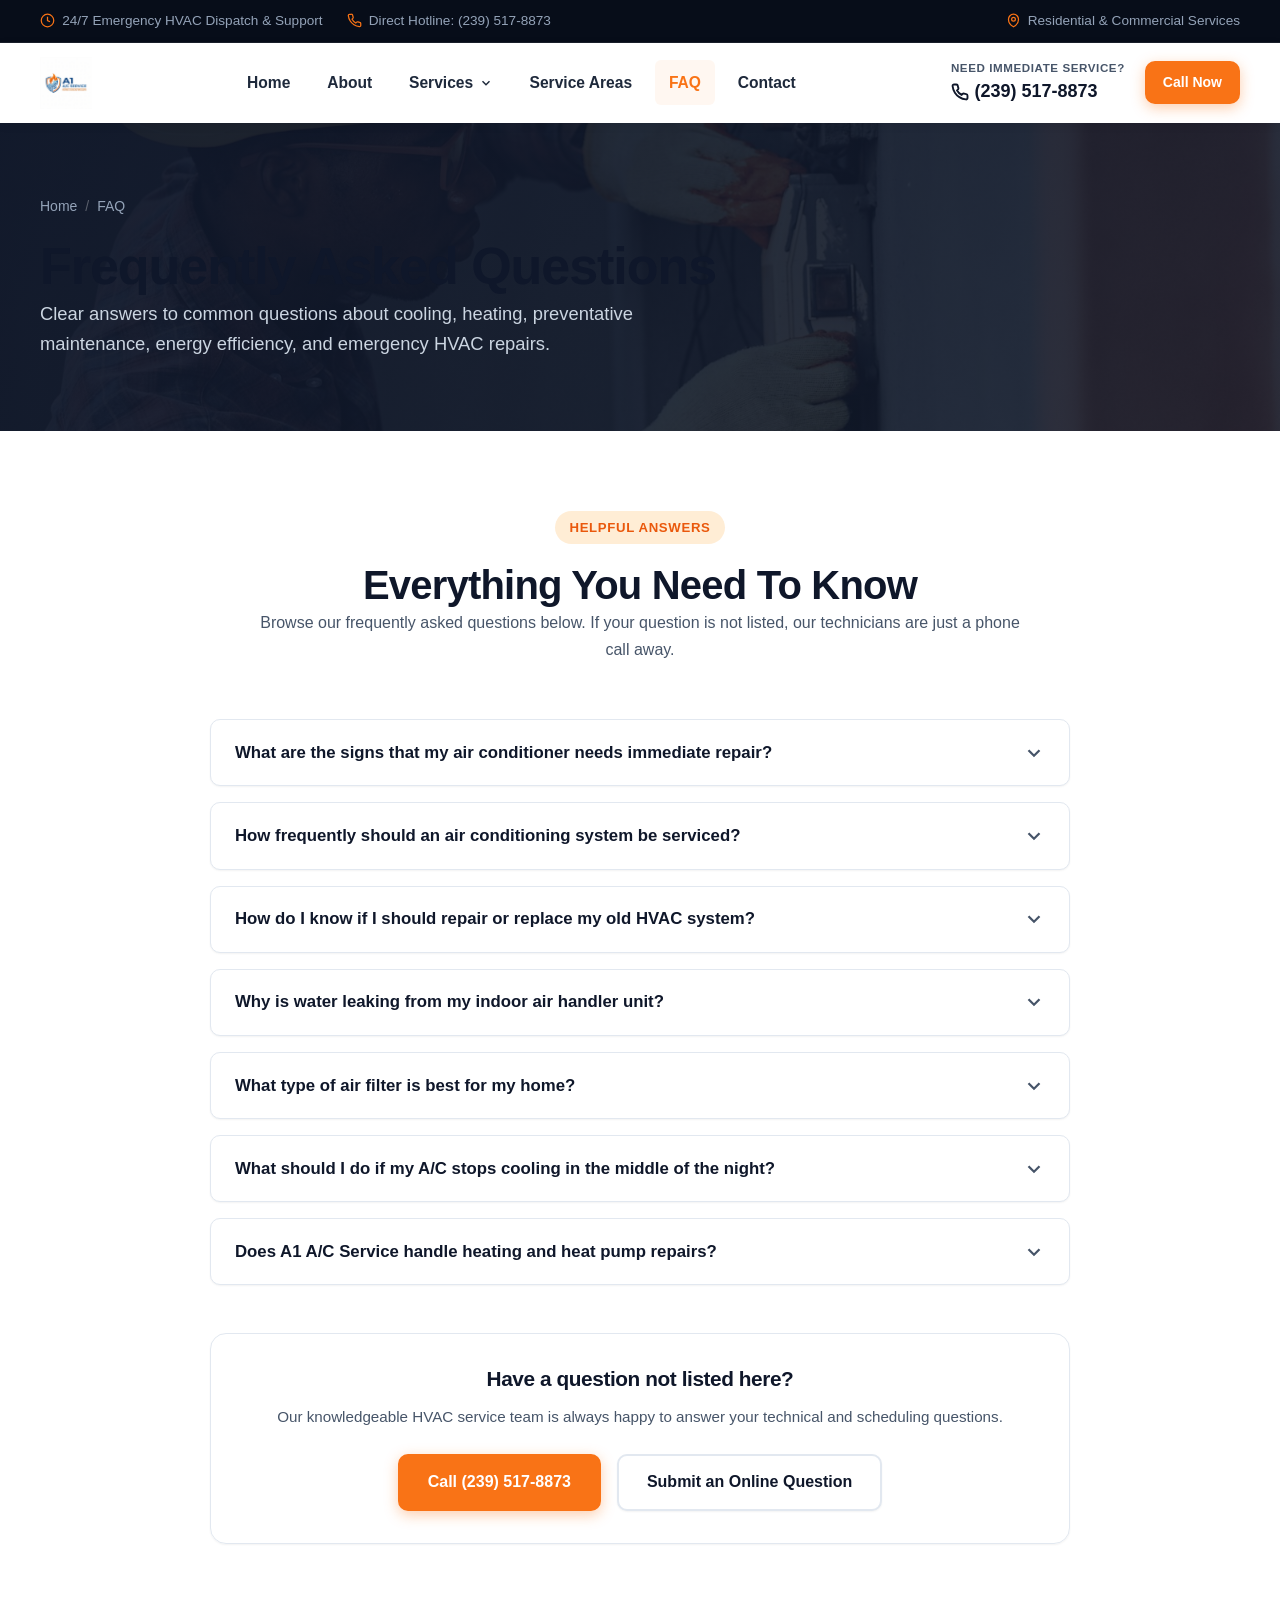
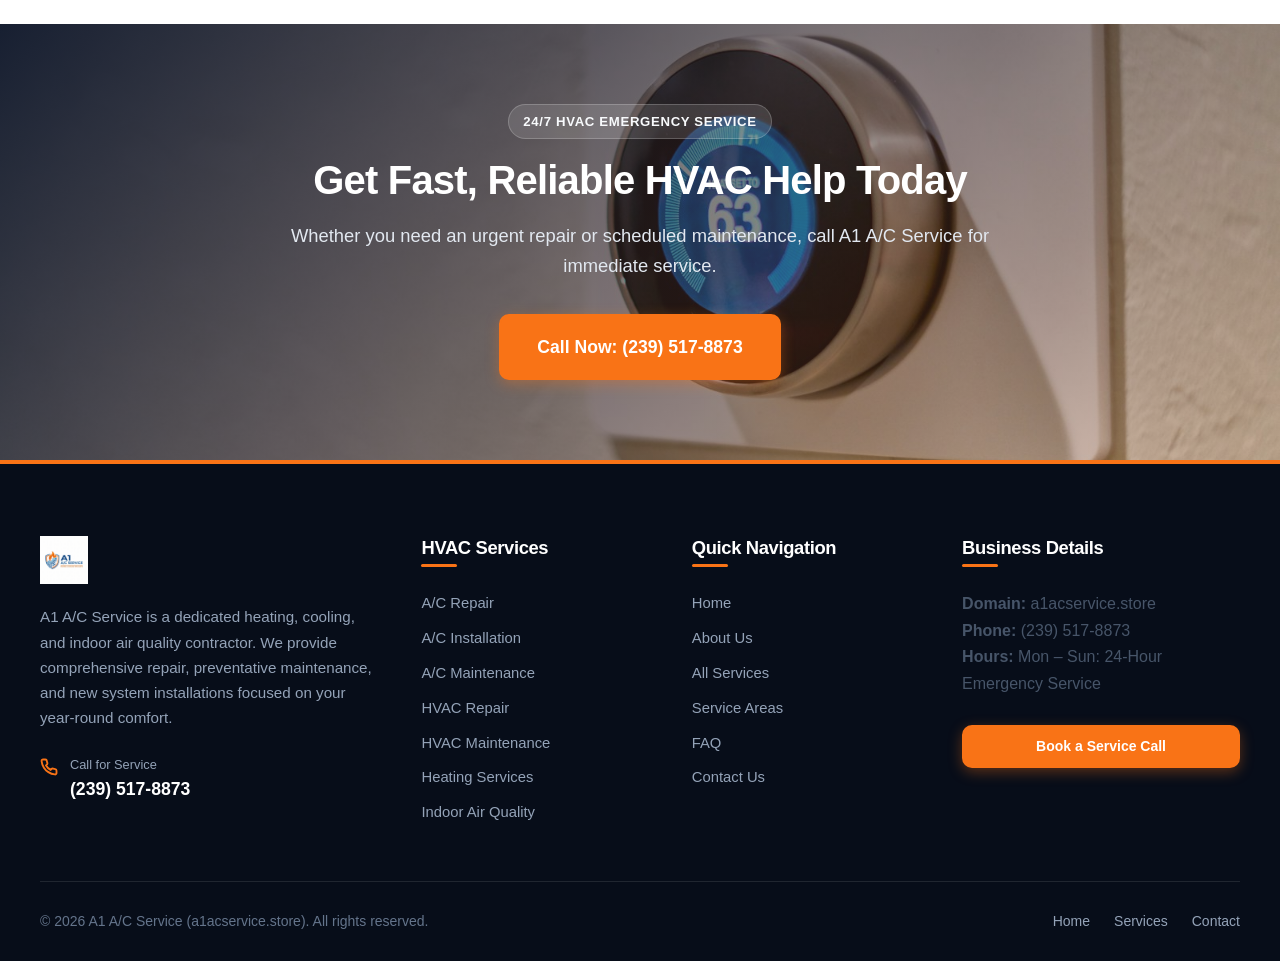
<file: faq.html>
<!DOCTYPE html>
<html lang="en">
<head>
  <meta charset="UTF-8">
  <meta name="viewport" content="width=device-width, initial-scale=1.0">
  <title>Frequently Asked Questions | A1 A/C Service</title>
  <meta name="description" content="Find answers to common questions about air conditioning repair, HVAC maintenance, unit replacement, heating systems, and indoor air quality from A1 A/C Service.">
  <meta property="og:title" content="Frequently Asked Questions | A1 A/C Service">
  <meta property="og:description" content="Answers to common HVAC questions: repair costs, maintenance schedules, warning signs, and system efficiency. Call (239) 517-8873.">
  <meta property="og:type" content="website">
  <meta property="og:url" content="https://a1acservice.store/faq">
  <meta property="og:image" content="assets/images/home/hero.jpg">
  <link rel="canonical" href="https://a1acservice.store/faq">
  <link rel="icon" type="image/png" href="assets/images/favicon/favicon.png">
  <link rel="stylesheet" href="assets/css/style.css">
</head>
<body>

  <!-- Top Utility Bar -->
  <div class="top-bar">
    <div class="container">
      <div class="top-bar-left">
        <div class="top-bar-item">
          <svg viewBox="0 0 24 24" fill="none" stroke="currentColor" stroke-width="2"><circle cx="12" cy="12" r="10"></circle><polyline points="12 6 12 12 16 14"></polyline></svg>
          <span>24/7 Emergency HVAC Dispatch &amp; Support</span>
        </div>
        <div class="top-bar-item">
          <svg viewBox="0 0 24 24" fill="none" stroke="currentColor" stroke-width="2"><path d="M22 16.92v3a2 2 0 0 1-2.18 2 19.79 19.79 0 0 1-8.63-3.07 19.5 19.5 0 0 1-6-6 19.79 19.79 0 0 1-3.07-8.67A2 2 0 0 1 4.11 2h3a2 2 0 0 1 2 1.72 12.84 12.84 0 0 0 .7 2.81 2 2 0 0 1-.45 2.11L8.09 9.91a16 16 0 0 0 6 6l1.27-1.27a2 2 0 0 1 2.11-.45 12.84 12.84 0 0 0 2.81.7A2 2 0 0 1 22 16.92z"></path></svg>
          <a href="tel:(239) 517-8873">Direct Hotline: (239) 517-8873</a>
        </div>
      </div>
      <div class="top-bar-right">
        <div class="top-bar-item">
          <svg viewBox="0 0 24 24" fill="none" stroke="currentColor" stroke-width="2"><path d="M12 22s-8-4.5-8-11.8A8 8 0 0 1 12 2a8 8 0 0 1 8 8.2c0 7.3-8 11.8-8 11.8z"></path><circle cx="12" cy="10" r="3"></circle></svg>
          <span>Residential &amp; Commercial Services</span>
        </div>
      </div>
    </div>
  </div>

  <!-- Main Sticky Header -->
  <header class="main-header">
    <div class="container header-container">
      <a href="index.html" class="logo-link" aria-label="A1 A/C Service Home">
        <img src="assets/images/logo/logo.png" alt="A1 A/C Service Logo" class="brand-logo-img">
      </a>

      <!-- Desktop Navigation Menu -->
      <nav class="nav-menu">
        <a href="index.html" class="nav-link">Home</a>
        <a href="about.html" class="nav-link">About</a>
        
        <!-- Services Dropdown -->
        <div class="nav-dropdown">
          <a href="services.html" class="nav-link">
            Services
            <svg width="14" height="14" viewBox="0 0 24 24" fill="none" stroke="currentColor" stroke-width="2.5"><polyline points="6 9 12 15 18 9"></polyline></svg>
          </a>
          <div class="dropdown-menu">
            <a href="ac-repair.html" class="dropdown-item">
              <svg viewBox="0 0 24 24" fill="none" stroke="currentColor" stroke-width="2"><path d="M14.7 6.3a1 1 0 0 0 0 1.4l1.6 1.6a1 1 0 0 0 1.4 0l3.77-3.77a6 6 0 0 1-7.94 7.94l-6.91 6.91a2.12 2.12 0 0 1-3-3l6.91-6.91a6 6 0 0 1 7.94-7.94l-3.76 3.76z"></path></svg>
              A/C Repair
            </a>
            <a href="ac-installation.html" class="dropdown-item">
              <svg viewBox="0 0 24 24" fill="none" stroke="currentColor" stroke-width="2"><rect x="2" y="6" width="20" height="12" rx="2"></rect><circle cx="12" cy="12" r="3"></circle><line x1="6" y1="12" x2="6.01" y2="12"></line><line x1="18" y1="12" x2="18.01" y2="12"></line></svg>
              A/C Installation
            </a>
            <a href="ac-maintenance.html" class="dropdown-item">
              <svg viewBox="0 0 24 24" fill="none" stroke="currentColor" stroke-width="2"><path d="M22 11.08V12a10 10 0 1 1-5.93-9.14"></path><polyline points="22 4 12 14.01 9 11.01"></polyline></svg>
              A/C Maintenance
            </a>
            <a href="hvac-repair.html" class="dropdown-item">
              <svg viewBox="0 0 24 24" fill="none" stroke="currentColor" stroke-width="2"><path d="M12 2v20M17 5H9.5a3.5 3.5 0 0 0 0 7h5a3.5 3.5 0 0 1 0 7H6"></path></svg>
              HVAC Repair
            </a>
            <a href="hvac-maintenance.html" class="dropdown-item">
              <svg viewBox="0 0 24 24" fill="none" stroke="currentColor" stroke-width="2"><circle cx="12" cy="12" r="3"></circle><path d="M19.4 15a1.65 1.65 0 0 0 .33 1.82l.06.06a2 2 0 0 1 0 2.83 2 2 0 0 1-2.83 0l-.06-.06a1.65 1.65 0 0 0-1.82-.33 1.65 1.65 0 0 0-1 1.51V21a2 2 0 0 1-2 2 2 2 0 0 1-2-2v-.09A1.65 1.65 0 0 0 9 19.4a1.65 1.65 0 0 0-1.82.33l-.06.06a2 2 0 0 1-2.83 0 2 2 0 0 1 0-2.83l.06-.06a1.65 1.65 0 0 0 .33-1.82 1.65 1.65 0 0 0-1.51-1H3a2 2 0 0 1-2-2 2 2 0 0 1 2-2h.09A1.65 1.65 0 0 0 4.6 9a1.65 1.65 0 0 0-.33-1.82l-.06-.06a2 2 0 0 1 0-2.83 2 2 0 0 1 2.83 0l.06.06a1.65 1.65 0 0 0 1.82.33H9a1.65 1.65 0 0 0 1-1.51V3a2 2 0 0 1 2-2 2 2 0 0 1 2 2v.09a1.65 1.65 0 0 0 1 1.51 1.65 1.65 0 0 0 1.82-.33l.06-.06a2 2 0 0 1 2.83 0 2 2 0 0 1 0 2.83l-.06.06a1.65 1.65 0 0 0-.33 1.82V9a1.65 1.65 0 0 0 1.51 1H21a2 2 0 0 1 2 2 2 2 0 0 1-2 2h-.09a1.65 1.65 0 0 0-1.51 1z"></path></svg>
              HVAC Maintenance
            </a>
            <a href="heating-services.html" class="dropdown-item">
              <svg viewBox="0 0 24 24" fill="none" stroke="currentColor" stroke-width="2"><path d="M8.5 14.5A2.5 2.5 0 0 0 11 12c0-1.38-.5-2-1-3-1.072-2.143-.224-4.054 2-6 .5 2.5 2 4.9 4 6.5 2 1.6 3 3.5 3 5.5a7 7 0 1 1-14 0c0-1.153.433-2.294 1-3a2.5 2.5 0 0 0 2.5 2.5z"></path></svg>
              Heating Services
            </a>
            <a href="air-quality.html" class="dropdown-item">
              <svg viewBox="0 0 24 24" fill="none" stroke="currentColor" stroke-width="2"><path d="M17.5 19H9a7 7 0 1 1 6.71-9h1.79a4.5 4.5 0 1 1 0 9Z"></path></svg>
              Indoor Air Quality
            </a>
          </div>
        </div>

        <a href="service-areas.html" class="nav-link">Service Areas</a>
        <a href="faq.html" class="nav-link active">FAQ</a>
        <a href="contact.html" class="nav-link">Contact</a>
      </nav>

      <!-- Header Actions -->
      <div class="header-actions">
        <div class="phone-quick">
          <span class="phone-label">Need Immediate Service?</span>
          <a href="tel:(239) 517-8873" class="phone-number">
            <svg width="18" height="18" viewBox="0 0 24 24" fill="none" stroke="currentColor" stroke-width="2.5"><path d="M22 16.92v3a2 2 0 0 1-2.18 2 19.79 19.79 0 0 1-8.63-3.07 19.5 19.5 0 0 1-6-6 19.79 19.79 0 0 1-3.07-8.67A2 2 0 0 1 4.11 2h3a2 2 0 0 1 2 1.72 12.84 12.84 0 0 0 .7 2.81 2 2 0 0 1-.45 2.11L8.09 9.91a16 16 0 0 0 6 6l1.27-1.27a2 2 0 0 1 2.11-.45 12.84 12.84 0 0 0 2.81.7A2 2 0 0 1 22 16.92z"></path></svg>
            (239) 517-8873
          </a>
        </div>
        <a href="tel:(239) 517-8873" class="btn btn-primary btn-sm">Call Now</a>
        <button class="mobile-toggle" aria-label="Open mobile navigation menu">
          <svg viewBox="0 0 24 24" fill="none" stroke="currentColor" stroke-width="2.5"><line x1="3" y1="12" x2="21" y2="12"></line><line x1="3" y1="6" x2="21" y2="6"></line><line x1="3" y1="18" x2="21" y2="18"></line></svg>
        </button>
      </div>
    </div>
  </header>

  <!-- Mobile Drawer -->
  <div class="mobile-nav-overlay"></div>
  <aside class="mobile-nav-drawer" aria-hidden="true">
    <div class="mobile-nav-header">
      <img src="assets/images/logo/logo.png" alt="A1 A/C Service" style="height: 40px;">
      <button class="mobile-nav-close" aria-label="Close navigation menu">
        <svg width="24" height="24" viewBox="0 0 24 24" fill="none" stroke="currentColor" stroke-width="2.5"><line x1="18" y1="6" x2="6" y2="18"></line><line x1="6" y1="6" x2="18" y2="18"></line></svg>
      </button>
    </div>
    <div class="mobile-nav-links">
      <a href="index.html" class="mobile-nav-item">Home</a>
      <a href="about.html" class="mobile-nav-item">About Us</a>
      <a href="services.html" class="mobile-nav-item">All Services</a>
      <div class="mobile-submenu">
        <a href="ac-repair.html" class="mobile-sub-item">A/C Repair</a>
        <a href="ac-installation.html" class="mobile-sub-item">A/C Installation</a>
        <a href="ac-maintenance.html" class="mobile-sub-item">A/C Maintenance</a>
        <a href="hvac-repair.html" class="mobile-sub-item">HVAC Repair</a>
        <a href="hvac-maintenance.html" class="mobile-sub-item">HVAC Maintenance</a>
        <a href="heating-services.html" class="mobile-sub-item">Heating Services</a>
        <a href="air-quality.html" class="mobile-sub-item">Indoor Air Quality</a>
      </div>
      <a href="service-areas.html" class="mobile-nav-item">Service Areas</a>
      <a href="faq.html" class="mobile-nav-item active">FAQ</a>
      <a href="contact.html" class="mobile-nav-item">Contact</a>
    </div>
    <div class="mobile-nav-cta">
      <a href="tel:(239) 517-8873" class="btn btn-primary" style="width: 100%;">Call (239) 517-8873</a>
    </div>
  </aside>

  <!-- Page Banner Hero -->
  <section class="page-hero" style="background-image: url('assets/images/home/hero.jpg');">
    <div class="page-hero-overlay"></div>
    <div class="container">
      <div class="breadcrumb">
        <a href="index.html">Home</a>
        <span class="breadcrumb-separator">/</span>
        <span>FAQ</span>
      </div>
      <h1>Frequently Asked Questions</h1>
      <p style="color: #cbd5e1; font-size: 1.15rem; max-width: 600px;">
        Clear answers to common questions about cooling, heating, preventative maintenance, energy efficiency, and emergency HVAC repairs.
      </p>
    </div>
  </section>

  <!-- Main FAQ Section -->
  <section class="section">
    <div class="container container-narrow">
      <div class="section-header">
        <div class="badge badge-orange">Helpful Answers</div>
        <h2>Everything You Need To Know</h2>
        <p>Browse our frequently asked questions below. If your question is not listed, our technicians are just a phone call away.</p>
      </div>

      <div class="faq-accordion">
        <!-- Q1 -->
        <div class="faq-item">
          <button class="faq-question-btn" aria-expanded="false">
            <span>What are the signs that my air conditioner needs immediate repair?</span>
            <svg class="faq-icon" viewBox="0 0 24 24" fill="none" stroke="currentColor" stroke-width="2.5"><polyline points="6 9 12 15 18 9"></polyline></svg>
          </button>
          <div class="faq-answer">
            <p>
              Common indicators of critical trouble include: warm or room-temperature air blowing from registers, visible ice on refrigerant lines or the outdoor unit, screeching or grinding sounds from motor bearings, persistent burning or electrical smells, and water leaking around your indoor air handler. If you notice any of these signs, shut the system down to prevent compressor damage and contact A1 A/C Service at (239) 517-8873.
            </p>
          </div>
        </div>

        <!-- Q2 -->
        <div class="faq-item">
          <button class="faq-question-btn" aria-expanded="false">
            <span>How frequently should an air conditioning system be serviced?</span>
            <svg class="faq-icon" viewBox="0 0 24 24" fill="none" stroke="currentColor" stroke-width="2.5"><polyline points="6 9 12 15 18 9"></polyline></svg>
          </button>
          <div class="faq-answer">
            <p>
              Standard residential cooling units should be professionally tuned and inspected once a year, preferably in the spring before heavy summer demand. For systems that provide both heating and cooling (heat pumps), bi-annual inspections (spring and fall) are recommended to ensure trouble-free year-round operation.
            </p>
          </div>
        </div>

        <!-- Q3 -->
        <div class="faq-item">
          <button class="faq-question-btn" aria-expanded="false">
            <span>How do I know if I should repair or replace my old HVAC system?</span>
            <svg class="faq-icon" viewBox="0 0 24 24" fill="none" stroke="currentColor" stroke-width="2.5"><polyline points="6 9 12 15 18 9"></polyline></svg>
          </button>
          <div class="faq-answer">
            <p>
              Consider replacing if your equipment is more than 10 to 15 years old, requires frequent repairs that cost more than half the value of a replacement, or uses phased-out R-22 refrigerant. Modern systems offer significantly higher SEER2 efficiency ratings, lowering electric bills and delivering more consistent indoor comfort.
            </p>
          </div>
        </div>

        <!-- Q4 -->
        <div class="faq-item">
          <button class="faq-question-btn" aria-expanded="false">
            <span>Why is water leaking from my indoor air handler unit?</span>
            <svg class="faq-icon" viewBox="0 0 24 24" fill="none" stroke="currentColor" stroke-width="2.5"><polyline points="6 9 12 15 18 9"></polyline></svg>
          </button>
          <div class="faq-answer">
            <p>
              Water leakage is most commonly caused by a clogged condensate drain line. High humidity causes moisture to condense on the cold evaporator coils; if algae, mold, or sediment block the PVC drain pipe, the drain pan overflows. Our maintenance and repair service clears clogs, treats pans, and tests safety float switches.
            </p>
          </div>
        </div>

        <!-- Q5 -->
        <div class="faq-item">
          <button class="faq-question-btn" aria-expanded="false">
            <span>What type of air filter is best for my home?</span>
            <svg class="faq-icon" viewBox="0 0 24 24" fill="none" stroke="currentColor" stroke-width="2.5"><polyline points="6 9 12 15 18 9"></polyline></svg>
          </button>
          <div class="faq-answer">
            <p>
              Pleated filters rated MERV 8 to 11 offer an excellent balance of dust/allergen capture without placing excessive static pressure on your blower motor. Very dense filters (MERV 13+) can restrict airflow if your ductwork and blower are not engineered for them, so consult with our technicians during your service visit.
            </p>
          </div>
        </div>

        <!-- Q6 -->
        <div class="faq-item">
          <button class="faq-question-btn" aria-expanded="false">
            <span>What should I do if my A/C stops cooling in the middle of the night?</span>
            <svg class="faq-icon" viewBox="0 0 24 24" fill="none" stroke="currentColor" stroke-width="2.5"><polyline points="6 9 12 15 18 9"></polyline></svg>
          </button>
          <div class="faq-answer">
            <p>
              First, check your main circuit breaker box to ensure the breaker has not tripped. Next, confirm your thermostat is set to "COOL" and the setpoint is at least 3 degrees below room temperature. If the breaker is fine and the system still fails to start, call A1 A/C Service at (239) 517-8873 for emergency dispatch.
            </p>
          </div>
        </div>

        <!-- Q7 -->
        <div class="faq-item">
          <button class="faq-question-btn" aria-expanded="false">
            <span>Does A1 A/C Service handle heating and heat pump repairs?</span>
            <svg class="faq-icon" viewBox="0 0 24 24" fill="none" stroke="currentColor" stroke-width="2.5"><polyline points="6 9 12 15 18 9"></polyline></svg>
          </button>
          <div class="faq-answer">
            <p>
              Yes. Heat pumps operate as reversible refrigeration systems that provide both heating in winter and cooling in summer. We diagnose and service reversing valves, defrost control boards, supplemental electric heat strips, and heating thermostats.
            </p>
          </div>
        </div>
      </div>

      <!-- Quick Question Assistance Box -->
      <div style="background-color: var(--surface); border: 1px solid var(--border-color); border-radius: var(--radius-lg); padding: 2rem; margin-top: 3rem; text-align: center; box-shadow: var(--shadow-sm);">
        <h3 style="font-size: 1.3rem; margin-bottom: 0.75rem;">Have a question not listed here?</h3>
        <p style="margin-bottom: 1.5rem; font-size: 0.95rem;">Our knowledgeable HVAC service team is always happy to answer your technical and scheduling questions.</p>
        <div style="display: flex; justify-content: center; gap: 1rem; flex-wrap: wrap;">
          <a href="tel:(239) 517-8873" class="btn btn-primary">Call (239) 517-8873</a>
          <a href="contact.html" class="btn btn-secondary">Submit an Online Question</a>
        </div>
      </div>
    </div>
  </section>

  <!-- CTA Banner -->
  <section class="cta-banner" style="background-image: url('assets/images/home/cta-bg.jpg');">
    <div class="cta-banner-overlay"></div>
    <div class="container">
      <div class="badge badge-dark">24/7 HVAC Emergency Service</div>
      <h2>Get Fast, Reliable HVAC Help Today</h2>
      <p>Whether you need an urgent repair or scheduled maintenance, call A1 A/C Service for immediate service.</p>
      <div>
        <a href="tel:(239) 517-8873" class="btn btn-primary btn-lg">Call Now: (239) 517-8873</a>
      </div>
    </div>
  </section>

  <!-- FOOTER -->
  <footer class="main-footer">
    <div class="container">
      <div class="footer-top">
        <div class="footer-brand">
          <a href="index.html">
            <img src="assets/images/logo/footer-logo.png" alt="A1 A/C Service" class="footer-logo-img">
          </a>
          <p>
            A1 A/C Service is a dedicated heating, cooling, and indoor air quality contractor. We provide comprehensive repair, preventative maintenance, and new system installations focused on your year-round comfort.
          </p>
          <div class="footer-contact-item">
            <svg viewBox="0 0 24 24" fill="none" stroke="currentColor" stroke-width="2.5"><path d="M22 16.92v3a2 2 0 0 1-2.18 2 19.79 19.79 0 0 1-8.63-3.07 19.5 19.5 0 0 1-6-6 19.79 19.79 0 0 1-3.07-8.67A2 2 0 0 1 4.11 2h3a2 2 0 0 1 2 1.72 12.84 12.84 0 0 0 .7 2.81 2 2 0 0 1-.45 2.11L8.09 9.91a16 16 0 0 0 6 6l1.27-1.27a2 2 0 0 1 2.11-.45 12.84 12.84 0 0 0 2.81.7A2 2 0 0 1 22 16.92z"></path></svg>
            <div>
              <div style="font-size: 0.8rem; color: #94a3b8;">Call for Service</div>
              <a href="tel:(239) 517-8873">(239) 517-8873</a>
            </div>
          </div>
        </div>

        <div class="footer-widget">
          <h4>HVAC Services</h4>
          <div class="footer-links">
            <a href="ac-repair.html">A/C Repair</a>
            <a href="ac-installation.html">A/C Installation</a>
            <a href="ac-maintenance.html">A/C Maintenance</a>
            <a href="hvac-repair.html">HVAC Repair</a>
            <a href="hvac-maintenance.html">HVAC Maintenance</a>
            <a href="heating-services.html">Heating Services</a>
            <a href="air-quality.html">Indoor Air Quality</a>
          </div>
        </div>

        <div class="footer-widget">
          <h4>Quick Navigation</h4>
          <div class="footer-links">
            <a href="index.html">Home</a>
            <a href="about.html">About Us</a>
            <a href="services.html">All Services</a>
            <a href="service-areas.html">Service Areas</a>
            <a href="faq.html">FAQ</a>
            <a href="contact.html">Contact Us</a>
          </div>
        </div>

        <div class="footer-widget">
          <h4>Business Details</h4>
          <p style="margin-bottom: 0.75rem;">
            <strong>Domain:</strong> a1acservice.store<br>
            <strong>Phone:</strong> (239) 517-8873<br>
            <strong>Hours:</strong> Mon – Sun: 24-Hour Emergency Service
          </p>
          <a href="contact.html" class="btn btn-primary btn-sm" style="width: 100%; margin-top: 1rem;">Book a Service Call</a>
        </div>
      </div>

      <div class="footer-bottom">
        <div>
          &copy; 2026 A1 A/C Service (a1acservice.store). All rights reserved.
        </div>
        <div style="display: flex; gap: 1.5rem;">
          <a href="index.html">Home</a>
          <a href="services.html">Services</a>
          <a href="contact.html">Contact</a>
        </div>
      </div>
    </div>
  </footer>

  <script src="assets/js/main.js"></script>
</body>
</html>
</file>
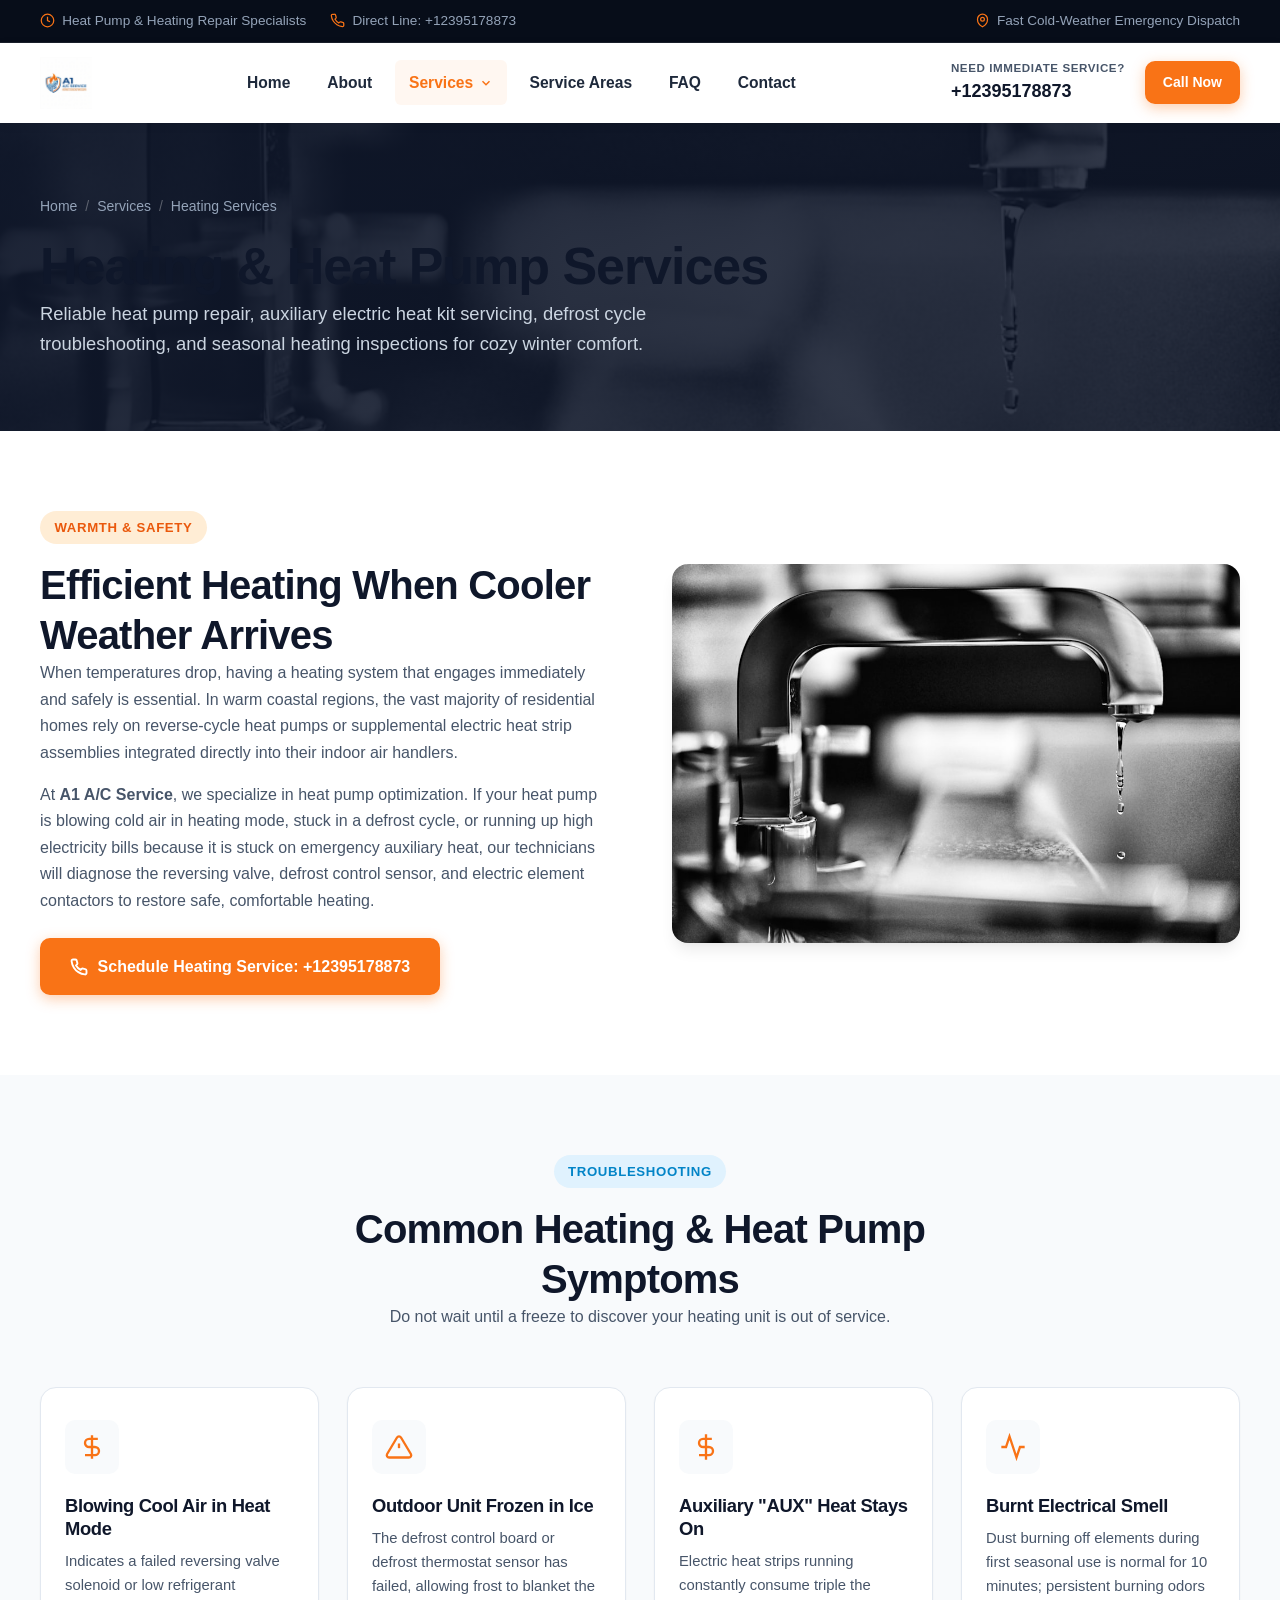
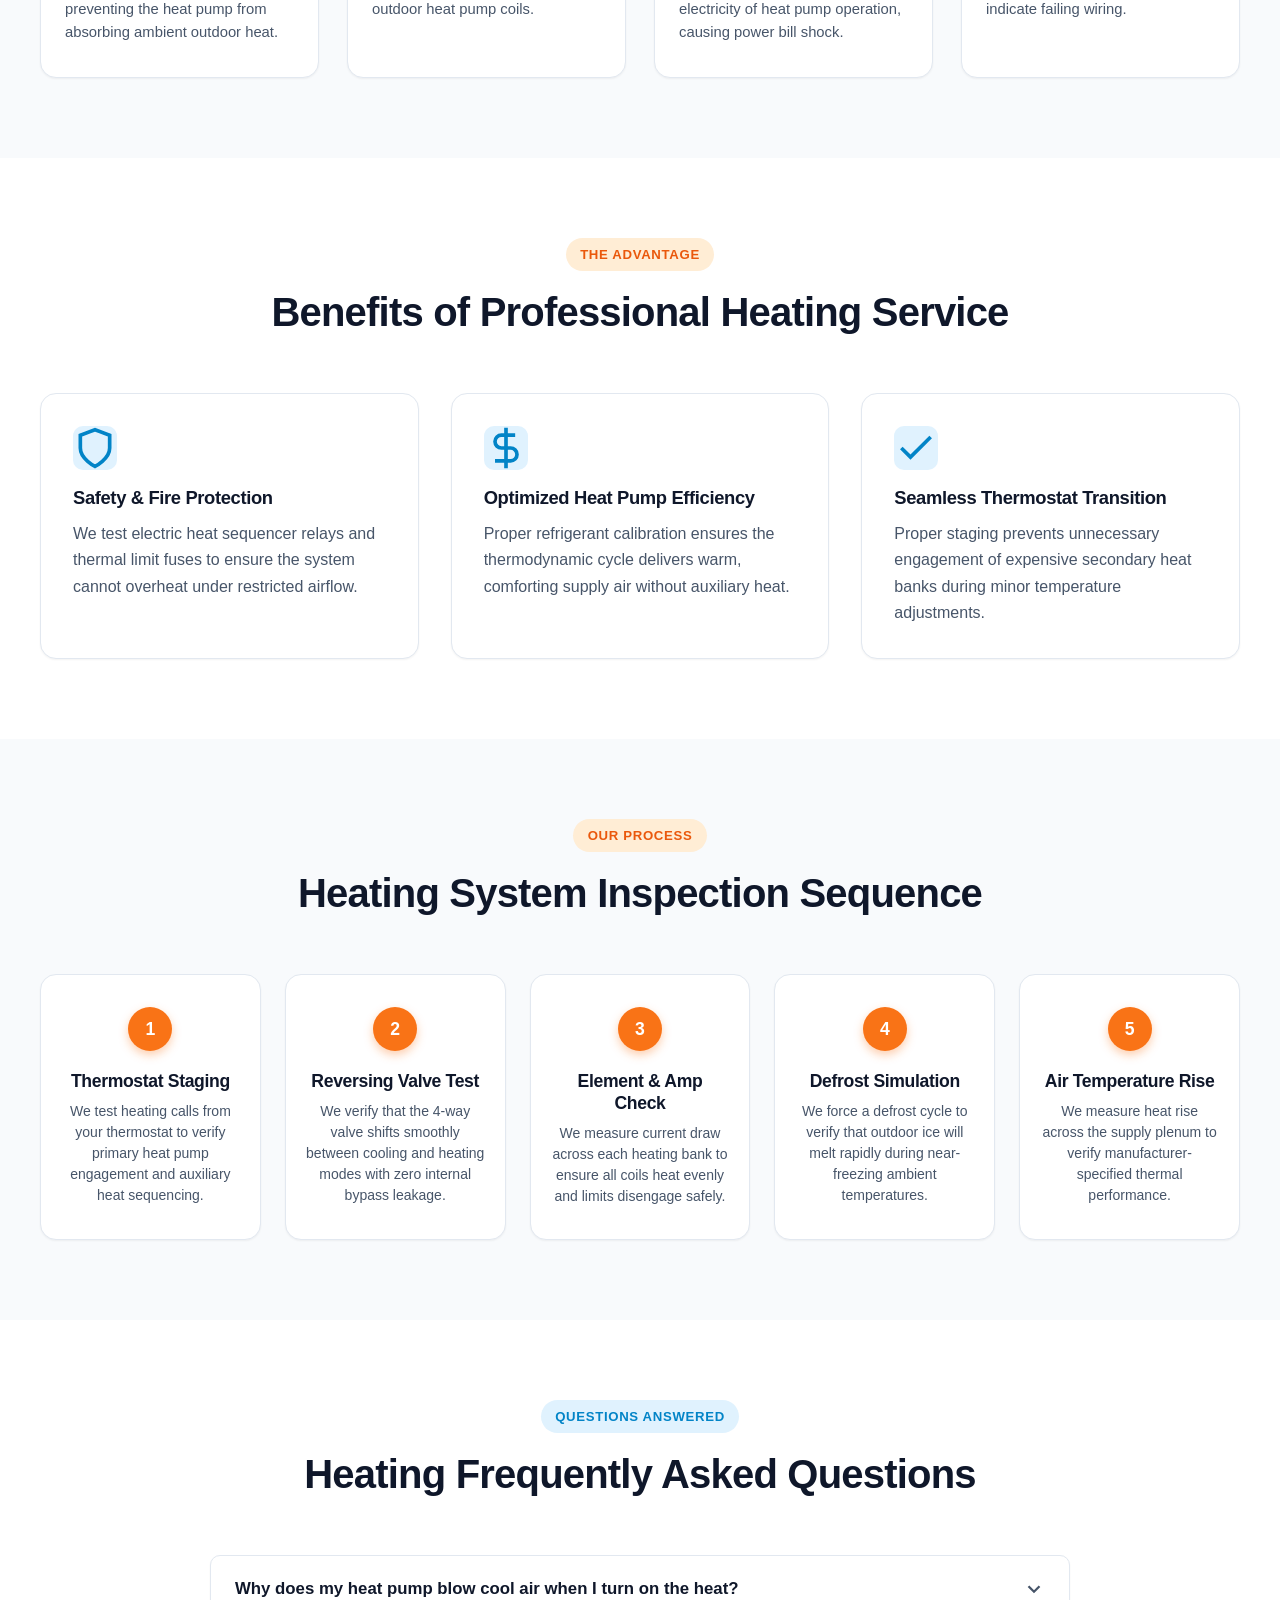
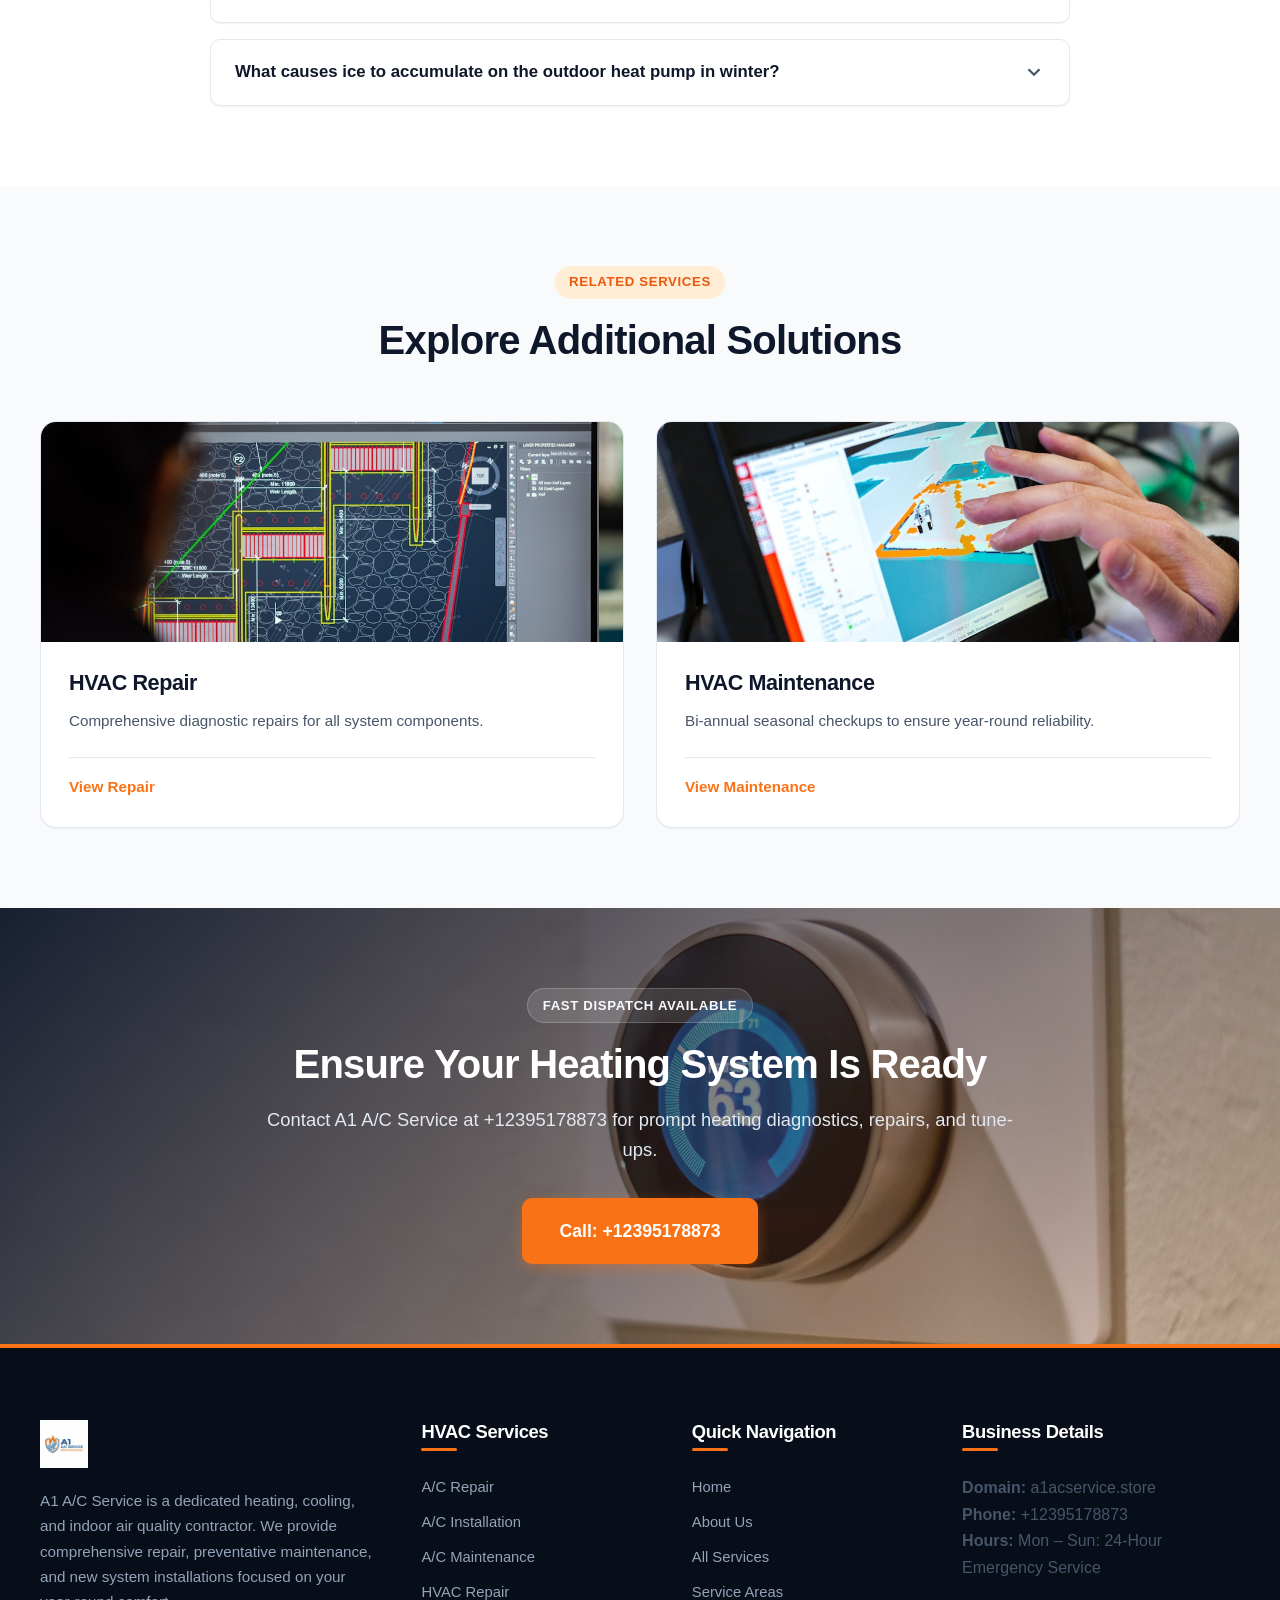
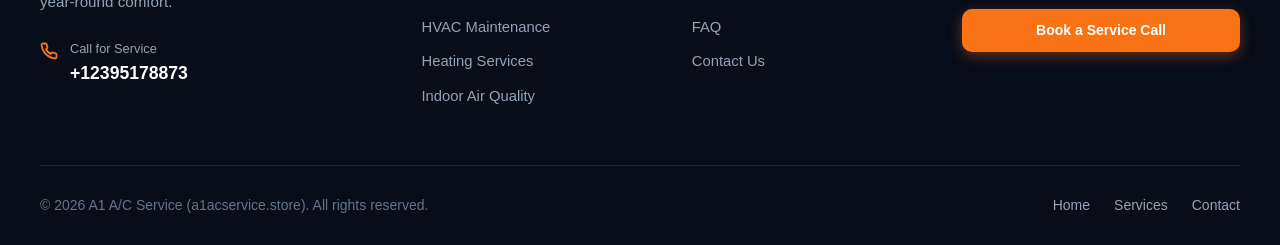
<file: heating-services.html>
<!DOCTYPE html>
<html lang="en">
<head>
  <meta charset="UTF-8">
  <meta name="viewport" content="width=device-width, initial-scale=1.0">
  <title>Heating &amp; Heat Pump Services | A1 A/C Service</title>
  <meta name="description" content="Dependable heating and heat pump services by A1 A/C Service. Heat pump repairs, electric heating strips, thermostat integration, and furnace diagnostics. Call +12395178873.">
  <meta property="og:title" content="Heating &amp; Heat Pump Services | A1 A/C Service">
  <meta property="og:description" content="Complete heating system maintenance and emergency repair for heat pumps and electric heating systems. Call +12395178873.">
  <meta property="og:type" content="website">
  <meta property="og:url" content="https://a1acservice.store/heating-services">
  <meta property="og:image" content="assets/images/services/heating-services.jpg">
  <link rel="canonical" href="https://a1acservice.store/heating-services">
  <link rel="icon" type="image/png" href="assets/images/favicon/favicon.png">
  <link rel="stylesheet" href="assets/css/style.css">
</head>
<body>

  <!-- Top Bar -->
  <div class="top-bar">
    <div class="container">
      <div class="top-bar-left">
        <div class="top-bar-item">
          <svg viewBox="0 0 24 24" fill="none" stroke="currentColor" stroke-width="2"><circle cx="12" cy="12" r="10"></circle><polyline points="12 6 12 12 16 14"></polyline></svg>
          <span>Heat Pump &amp; Heating Repair Specialists</span>
        </div>
        <div class="top-bar-item">
          <svg viewBox="0 0 24 24" fill="none" stroke="currentColor" stroke-width="2"><path d="M22 16.92v3a2 2 0 0 1-2.18 2 19.79 19.79 0 0 1-8.63-3.07 19.5 19.5 0 0 1-6-6 19.79 19.79 0 0 1-3.07-8.67A2 2 0 0 1 4.11 2h3a2 2 0 0 1 2 1.72 12.84 12.84 0 0 0 .7 2.81 2 2 0 0 1-.45 2.11L8.09 9.91a16 16 0 0 0 6 6l1.27-1.27a2 2 0 0 1 2.11-.45 12.84 12.84 0 0 0 2.81.7A2 2 0 0 1 22 16.92z"></path></svg>
          <a href="tel:+12395178873">Direct Line: +12395178873</a>
        </div>
      </div>
      <div class="top-bar-right">
        <div class="top-bar-item">
          <svg viewBox="0 0 24 24" fill="none" stroke="currentColor" stroke-width="2"><path d="M12 22s-8-4.5-8-11.8A8 8 0 0 1 12 2a8 8 0 0 1 8 8.2c0 7.3-8 11.8-8 11.8z"></path><circle cx="12" cy="10" r="3"></circle></svg>
          <span>Fast Cold-Weather Emergency Dispatch</span>
        </div>
      </div>
    </div>
  </div>

  <!-- Header -->
  <header class="main-header">
    <div class="container header-container">
      <a href="index.html" class="logo-link" aria-label="A1 A/C Service Home">
        <img src="assets/images/logo/logo.png" alt="A1 A/C Service Logo" class="brand-logo-img">
      </a>
      <nav class="nav-menu">
        <a href="index.html" class="nav-link">Home</a>
        <a href="about.html" class="nav-link">About</a>
        <div class="nav-dropdown">
          <a href="services.html" class="nav-link active">
            Services
            <svg width="14" height="14" viewBox="0 0 24 24" fill="none" stroke="currentColor" stroke-width="2.5"><polyline points="6 9 12 15 18 9"></polyline></svg>
          </a>
          <div class="dropdown-menu">
            <a href="ac-repair.html" class="dropdown-item">A/C Repair</a>
            <a href="ac-installation.html" class="dropdown-item">A/C Installation</a>
            <a href="ac-maintenance.html" class="dropdown-item">A/C Maintenance</a>
            <a href="hvac-repair.html" class="dropdown-item">HVAC Repair</a>
            <a href="hvac-maintenance.html" class="dropdown-item">HVAC Maintenance</a>
            <a href="heating-services.html" class="dropdown-item active">Heating Services</a>
            <a href="air-quality.html" class="dropdown-item">Indoor Air Quality</a>
          </div>
        </div>
        <a href="service-areas.html" class="nav-link">Service Areas</a>
        <a href="faq.html" class="nav-link">FAQ</a>
        <a href="contact.html" class="nav-link">Contact</a>
      </nav>
      <div class="header-actions">
        <div class="phone-quick">
          <span class="phone-label">Need Immediate Service?</span>
          <a href="tel:+12395178873" class="phone-number">+12395178873</a>
        </div>
        <a href="tel:+12395178873" class="btn btn-primary btn-sm">Call Now</a>
        <button class="mobile-toggle" aria-label="Open mobile navigation menu">
          <svg viewBox="0 0 24 24" fill="none" stroke="currentColor" stroke-width="2.5"><line x1="3" y1="12" x2="21" y2="12"></line><line x1="3" y1="6" x2="21" y2="6"></line><line x1="3" y1="18" x2="21" y2="18"></line></svg>
        </button>
      </div>
    </div>
  </header>

  <!-- Mobile Drawer -->
  <div class="mobile-nav-overlay"></div>
  <aside class="mobile-nav-drawer" aria-hidden="true">
    <div class="mobile-nav-header">
      <img src="assets/images/logo/logo.png" alt="A1 A/C Service" style="height: 40px;">
      <button class="mobile-nav-close" aria-label="Close navigation menu">
        <svg width="24" height="24" viewBox="0 0 24 24" fill="none" stroke="currentColor" stroke-width="2.5"><line x1="18" y1="6" x2="6" y2="18"></line><line x1="6" y1="6" x2="18" y2="18"></line></svg>
      </button>
    </div>
    <div class="mobile-nav-links">
      <a href="index.html" class="mobile-nav-item">Home</a>
      <a href="about.html" class="mobile-nav-item">About Us</a>
      <a href="services.html" class="mobile-nav-item active">All Services</a>
      <div class="mobile-submenu">
        <a href="ac-repair.html" class="mobile-sub-item">A/C Repair</a>
        <a href="ac-installation.html" class="mobile-sub-item">A/C Installation</a>
        <a href="ac-maintenance.html" class="mobile-sub-item">A/C Maintenance</a>
        <a href="hvac-repair.html" class="mobile-sub-item">HVAC Repair</a>
        <a href="hvac-maintenance.html" class="mobile-sub-item">HVAC Maintenance</a>
        <a href="heating-services.html" class="mobile-sub-item active">Heating Services</a>
        <a href="air-quality.html" class="mobile-sub-item">Indoor Air Quality</a>
      </div>
      <a href="service-areas.html" class="mobile-nav-item">Service Areas</a>
      <a href="faq.html" class="mobile-nav-item">FAQ</a>
      <a href="contact.html" class="mobile-nav-item">Contact</a>
    </div>
    <div class="mobile-nav-cta">
      <a href="tel:+12395178873" class="btn btn-primary" style="width: 100%;">Call +12395178873</a>
    </div>
  </aside>

  <!-- 1. Hero -->
  <section class="page-hero" style="background-image: url('assets/images/services/heating-services.jpg');">
    <div class="page-hero-overlay"></div>
    <div class="container">
      <div class="breadcrumb">
        <a href="index.html">Home</a>
        <span class="breadcrumb-separator">/</span>
        <a href="services.html">Services</a>
        <span class="breadcrumb-separator">/</span>
        <span>Heating Services</span>
      </div>
      <h1>Heating &amp; Heat Pump Services</h1>
      <p style="color: #cbd5e1; font-size: 1.15rem; max-width: 620px;">
        Reliable heat pump repair, auxiliary electric heat kit servicing, defrost cycle troubleshooting, and seasonal heating inspections for cozy winter comfort.
      </p>
    </div>
  </section>

  <!-- 2. Detailed Service Introduction -->
  <section class="section">
    <div class="container">
      <div class="two-col-grid">
        <div>
          <div class="badge badge-orange">Warmth &amp; Safety</div>
          <h2>Efficient Heating When Cooler Weather Arrives</h2>
          <p>
            When temperatures drop, having a heating system that engages immediately and safely is essential. In warm coastal regions, the vast majority of residential homes rely on reverse-cycle heat pumps or supplemental electric heat strip assemblies integrated directly into their indoor air handlers.
          </p>
          <p>
            At <strong>A1 A/C Service</strong>, we specialize in heat pump optimization. If your heat pump is blowing cold air in heating mode, stuck in a defrost cycle, or running up high electricity bills because it is stuck on emergency auxiliary heat, our technicians will diagnose the reversing valve, defrost control sensor, and electric element contactors to restore safe, comfortable heating.
          </p>
          <div style="margin-top: 1.5rem;">
            <a href="tel:+12395178873" class="btn btn-primary">
              <svg width="18" height="18" viewBox="0 0 24 24" fill="none" stroke="currentColor" stroke-width="2.5"><path d="M22 16.92v3a2 2 0 0 1-2.18 2 19.79 19.79 0 0 1-8.63-3.07 19.5 19.5 0 0 1-6-6 19.79 19.79 0 0 1-3.07-8.67A2 2 0 0 1 4.11 2h3a2 2 0 0 1 2 1.72 12.84 12.84 0 0 0 .7 2.81 2 2 0 0 1-.45 2.11L8.09 9.91a16 16 0 0 0 6 6l1.27-1.27a2 2 0 0 1 2.11-.45 12.84 12.84 0 0 0 2.81.7A2 2 0 0 1 22 16.92z"></path></svg>
              Schedule Heating Service: +12395178873
            </a>
          </div>
        </div>
        <div>
          <img src="assets/images/services/heating-services.jpg" alt="A1 A/C Service technician inspecting heating system elements and heat pump controls" style="width: 100%; border-radius: var(--radius-lg); box-shadow: var(--shadow-lg);">
        </div>
      </div>
    </div>
  </section>

  <!-- 3. Common Problems -->
  <section class="section section-alt">
    <div class="container">
      <div class="section-header">
        <div class="badge badge-blue">Troubleshooting</div>
        <h2>Common Heating &amp; Heat Pump Symptoms</h2>
        <p>Do not wait until a freeze to discover your heating unit is out of service.</p>
      </div>

      <div class="cards-grid-4">
        <div class="why-card">
          <div class="why-icon"><svg viewBox="0 0 24 24" fill="none" stroke="currentColor" stroke-width="2"><path d="M12 2v20M17 5H9.5a3.5 3.5 0 0 0 0 7h5a3.5 3.5 0 0 1 0 7H6"></path></svg></div>
          <h4>Blowing Cool Air in Heat Mode</h4>
          <p>Indicates a failed reversing valve solenoid or low refrigerant preventing the heat pump from absorbing ambient outdoor heat.</p>
        </div>
        <div class="why-card">
          <div class="why-icon"><svg viewBox="0 0 24 24" fill="none" stroke="currentColor" stroke-width="2"><path d="M10.29 3.86L1.82 18a2 2 0 0 0 1.71 3h16.94a2 2 0 0 0 1.71-3L13.71 3.86a2 2 0 0 0-3.42 0z"></path><line x1="12" y1="9" x2="12" y2="13"></line><line x1="12" y1="17" x2="12.01" y2="17"></line></svg></div>
          <h4>Outdoor Unit Frozen in Ice</h4>
          <p>The defrost control board or defrost thermostat sensor has failed, allowing frost to blanket the outdoor heat pump coils.</p>
        </div>
        <div class="why-card">
          <div class="why-icon"><svg viewBox="0 0 24 24" fill="none" stroke="currentColor" stroke-width="2"><path d="M12 1v22M17 5H9.5a3.5 3.5 0 0 0 0 7h5a3.5 3.5 0 0 1 0 7H6"></path></svg></div>
          <h4>Auxiliary "AUX" Heat Stays On</h4>
          <p>Electric heat strips running constantly consume triple the electricity of heat pump operation, causing power bill shock.</p>
        </div>
        <div class="why-card">
          <div class="why-icon"><svg viewBox="0 0 24 24" fill="none" stroke="currentColor" stroke-width="2"><path d="M22 12h-4l-3 9L9 3l-3 9H2"></path></svg></div>
          <h4>Burnt Electrical Smell</h4>
          <p>Dust burning off elements during first seasonal use is normal for 10 minutes; persistent burning odors indicate failing wiring.</p>
        </div>
      </div>
    </div>
  </section>

  <!-- 4. Key Benefits -->
  <section class="section">
    <div class="container">
      <div class="section-header">
        <div class="badge badge-orange">The Advantage</div>
        <h2>Benefits of Professional Heating Service</h2>
      </div>

      <div class="info-box-grid">
        <div class="info-box">
          <div class="info-box-icon"><svg viewBox="0 0 24 24" fill="none" stroke="currentColor" stroke-width="2"><path d="M12 22s8-4 8-10V5l-8-3-8 3v7c0 6 8 10 8 10z"></path></svg></div>
          <h4>Safety &amp; Fire Protection</h4>
          <p>We test electric heat sequencer relays and thermal limit fuses to ensure the system cannot overheat under restricted airflow.</p>
        </div>
        <div class="info-box">
          <div class="info-box-icon"><svg viewBox="0 0 24 24" fill="none" stroke="currentColor" stroke-width="2"><path d="M12 1v22M17 5H9.5a3.5 3.5 0 0 0 0 7h5a3.5 3.5 0 0 1 0 7H6"></path></svg></div>
          <h4>Optimized Heat Pump Efficiency</h4>
          <p>Proper refrigerant calibration ensures the thermodynamic cycle delivers warm, comforting supply air without auxiliary heat.</p>
        </div>
        <div class="info-box">
          <div class="info-box-icon"><svg viewBox="0 0 24 24" fill="none" stroke="currentColor" stroke-width="2"><polyline points="20 6 9 17 4 12"></polyline></svg></div>
          <h4>Seamless Thermostat Transition</h4>
          <p>Proper staging prevents unnecessary engagement of expensive secondary heat banks during minor temperature adjustments.</p>
        </div>
      </div>
    </div>
  </section>

  <!-- 5. Professional Service Process -->
  <section class="section section-alt">
    <div class="container">
      <div class="section-header">
        <div class="badge badge-orange">Our Process</div>
        <h2>Heating System Inspection Sequence</h2>
      </div>

      <div class="process-steps-grid">
        <div class="process-card">
          <div class="step-badge">1</div>
          <h4>Thermostat Staging</h4>
          <p>We test heating calls from your thermostat to verify primary heat pump engagement and auxiliary heat sequencing.</p>
        </div>
        <div class="process-card">
          <div class="step-badge">2</div>
          <h4>Reversing Valve Test</h4>
          <p>We verify that the 4-way valve shifts smoothly between cooling and heating modes with zero internal bypass leakage.</p>
        </div>
        <div class="process-card">
          <div class="step-badge">3</div>
          <h4>Element &amp; Amp Check</h4>
          <p>We measure current draw across each heating bank to ensure all coils heat evenly and limits disengage safely.</p>
        </div>
        <div class="process-card">
          <div class="step-badge">4</div>
          <h4>Defrost Simulation</h4>
          <p>We force a defrost cycle to verify that outdoor ice will melt rapidly during near-freezing ambient temperatures.</p>
        </div>
        <div class="process-card">
          <div class="step-badge">5</div>
          <h4>Air Temperature Rise</h4>
          <p>We measure heat rise across the supply plenum to verify manufacturer-specified thermal performance.</p>
        </div>
      </div>
    </div>
  </section>

  <!-- 6. FAQ -->
  <section class="section">
    <div class="container container-narrow">
      <div class="section-header">
        <div class="badge badge-blue">Questions Answered</div>
        <h2>Heating Frequently Asked Questions</h2>
      </div>
      <div class="faq-accordion">
        <div class="faq-item">
          <button class="faq-question-btn" aria-expanded="false">
            <span>Why does my heat pump blow cool air when I turn on the heat?</span>
            <svg class="faq-icon" viewBox="0 0 24 24" fill="none" stroke="currentColor" stroke-width="2.5"><polyline points="6 9 12 15 18 9"></polyline></svg>
          </button>
          <div class="faq-answer">
            <p>Unlike gas furnaces that blow 120°F air, heat pumps deliver steady 90°F to 95°F air, which warms your home effectively but can feel slightly cool against human skin (98.6°F). However, if the air feels distinctly cold (under 80°F), your reversing valve or refrigerant circuit requires repair.</p>
          </div>
        </div>
        <div class="faq-item">
          <button class="faq-question-btn" aria-expanded="false">
            <span>What causes ice to accumulate on the outdoor heat pump in winter?</span>
            <svg class="faq-icon" viewBox="0 0 24 24" fill="none" stroke="currentColor" stroke-width="2.5"><polyline points="6 9 12 15 18 9"></polyline></svg>
          </button>
          <div class="faq-answer">
            <p>Light frost is normal, but the unit should automatically enter defrost mode every 30 to 90 minutes to melt it away. If ice encases the entire unit, the defrost control board or sensor has failed and must be serviced immediately.</p>
          </div>
        </div>
      </div>
    </div>
  </section>

  <!-- 7. Related Services -->
  <section class="section section-alt">
    <div class="container">
      <div class="section-header">
        <div class="badge badge-orange">Related Services</div>
        <h2>Explore Additional Solutions</h2>
      </div>
      <div class="services-grid" style="grid-template-columns: repeat(auto-fit, minmax(280px, 1fr));">
        <article class="service-card">
          <div class="service-card-image"><img src="assets/images/services/hvac-repair.jpg" alt="HVAC Repair"></div>
          <div class="service-card-body">
            <h3 class="service-card-title">HVAC Repair</h3>
            <p class="service-card-text">Comprehensive diagnostic repairs for all system components.</p>
            <div class="service-card-footer"><a href="hvac-repair.html" class="learn-more-link">View Repair</a></div>
          </div>
        </article>
        <article class="service-card">
          <div class="service-card-image"><img src="assets/images/services/hvac-maintenance.jpg" alt="HVAC Maintenance"></div>
          <div class="service-card-body">
            <h3 class="service-card-title">HVAC Maintenance</h3>
            <p class="service-card-text">Bi-annual seasonal checkups to ensure year-round reliability.</p>
            <div class="service-card-footer"><a href="hvac-maintenance.html" class="learn-more-link">View Maintenance</a></div>
          </div>
        </article>
      </div>
    </div>
  </section>

  <!-- 8. Strong CTA -->
  <section class="cta-banner" style="background-image: url('assets/images/home/cta-bg.jpg');">
    <div class="cta-banner-overlay"></div>
    <div class="container">
      <div class="badge badge-dark">Fast Dispatch Available</div>
      <h2>Ensure Your Heating System Is Ready</h2>
      <p>Contact A1 A/C Service at +12395178873 for prompt heating diagnostics, repairs, and tune-ups.</p>
      <div>
        <a href="tel:+12395178873" class="btn btn-primary btn-lg">Call: +12395178873</a>
      </div>
    </div>
  </section>

  <!-- Footer -->
  <footer class="main-footer">
    <div class="container">
      <div class="footer-top">
        <div class="footer-brand">
          <a href="index.html">
            <img src="assets/images/logo/footer-logo.png" alt="A1 A/C Service" class="footer-logo-img">
          </a>
          <p>
            A1 A/C Service is a dedicated heating, cooling, and indoor air quality contractor. We provide comprehensive repair, preventative maintenance, and new system installations focused on your year-round comfort.
          </p>
          <div class="footer-contact-item">
            <svg viewBox="0 0 24 24" fill="none" stroke="currentColor" stroke-width="2.5"><path d="M22 16.92v3a2 2 0 0 1-2.18 2 19.79 19.79 0 0 1-8.63-3.07 19.5 19.5 0 0 1-6-6 19.79 19.79 0 0 1-3.07-8.67A2 2 0 0 1 4.11 2h3a2 2 0 0 1 2 1.72 12.84 12.84 0 0 0 .7 2.81 2 2 0 0 1-.45 2.11L8.09 9.91a16 16 0 0 0 6 6l1.27-1.27a2 2 0 0 1 2.11-.45 12.84 12.84 0 0 0 2.81.7A2 2 0 0 1 22 16.92z"></path></svg>
            <div>
              <div style="font-size: 0.8rem; color: #94a3b8;">Call for Service</div>
              <a href="tel:+12395178873">+12395178873</a>
            </div>
          </div>
        </div>

        <div class="footer-widget">
          <h4>HVAC Services</h4>
          <div class="footer-links">
            <a href="ac-repair.html">A/C Repair</a>
            <a href="ac-installation.html">A/C Installation</a>
            <a href="ac-maintenance.html">A/C Maintenance</a>
            <a href="hvac-repair.html">HVAC Repair</a>
            <a href="hvac-maintenance.html">HVAC Maintenance</a>
            <a href="heating-services.html">Heating Services</a>
            <a href="air-quality.html">Indoor Air Quality</a>
          </div>
        </div>

        <div class="footer-widget">
          <h4>Quick Navigation</h4>
          <div class="footer-links">
            <a href="index.html">Home</a>
            <a href="about.html">About Us</a>
            <a href="services.html">All Services</a>
            <a href="service-areas.html">Service Areas</a>
            <a href="faq.html">FAQ</a>
            <a href="contact.html">Contact Us</a>
          </div>
        </div>

        <div class="footer-widget">
          <h4>Business Details</h4>
          <p style="margin-bottom: 0.75rem;">
            <strong>Domain:</strong> a1acservice.store<br>
            <strong>Phone:</strong> +12395178873<br>
            <strong>Hours:</strong> Mon – Sun: 24-Hour Emergency Service
          </p>
          <a href="contact.html" class="btn btn-primary btn-sm" style="width: 100%; margin-top: 1rem;">Book a Service Call</a>
        </div>
      </div>

      <div class="footer-bottom">
        <div>
          &copy; 2026 A1 A/C Service (a1acservice.store). All rights reserved.
        </div>
        <div style="display: flex; gap: 1.5rem;">
          <a href="index.html">Home</a>
          <a href="services.html">Services</a>
          <a href="contact.html">Contact</a>
        </div>
      </div>
    </div>
  </footer>

  <script src="assets/js/main.js"></script>
</body>
</html>
</file>
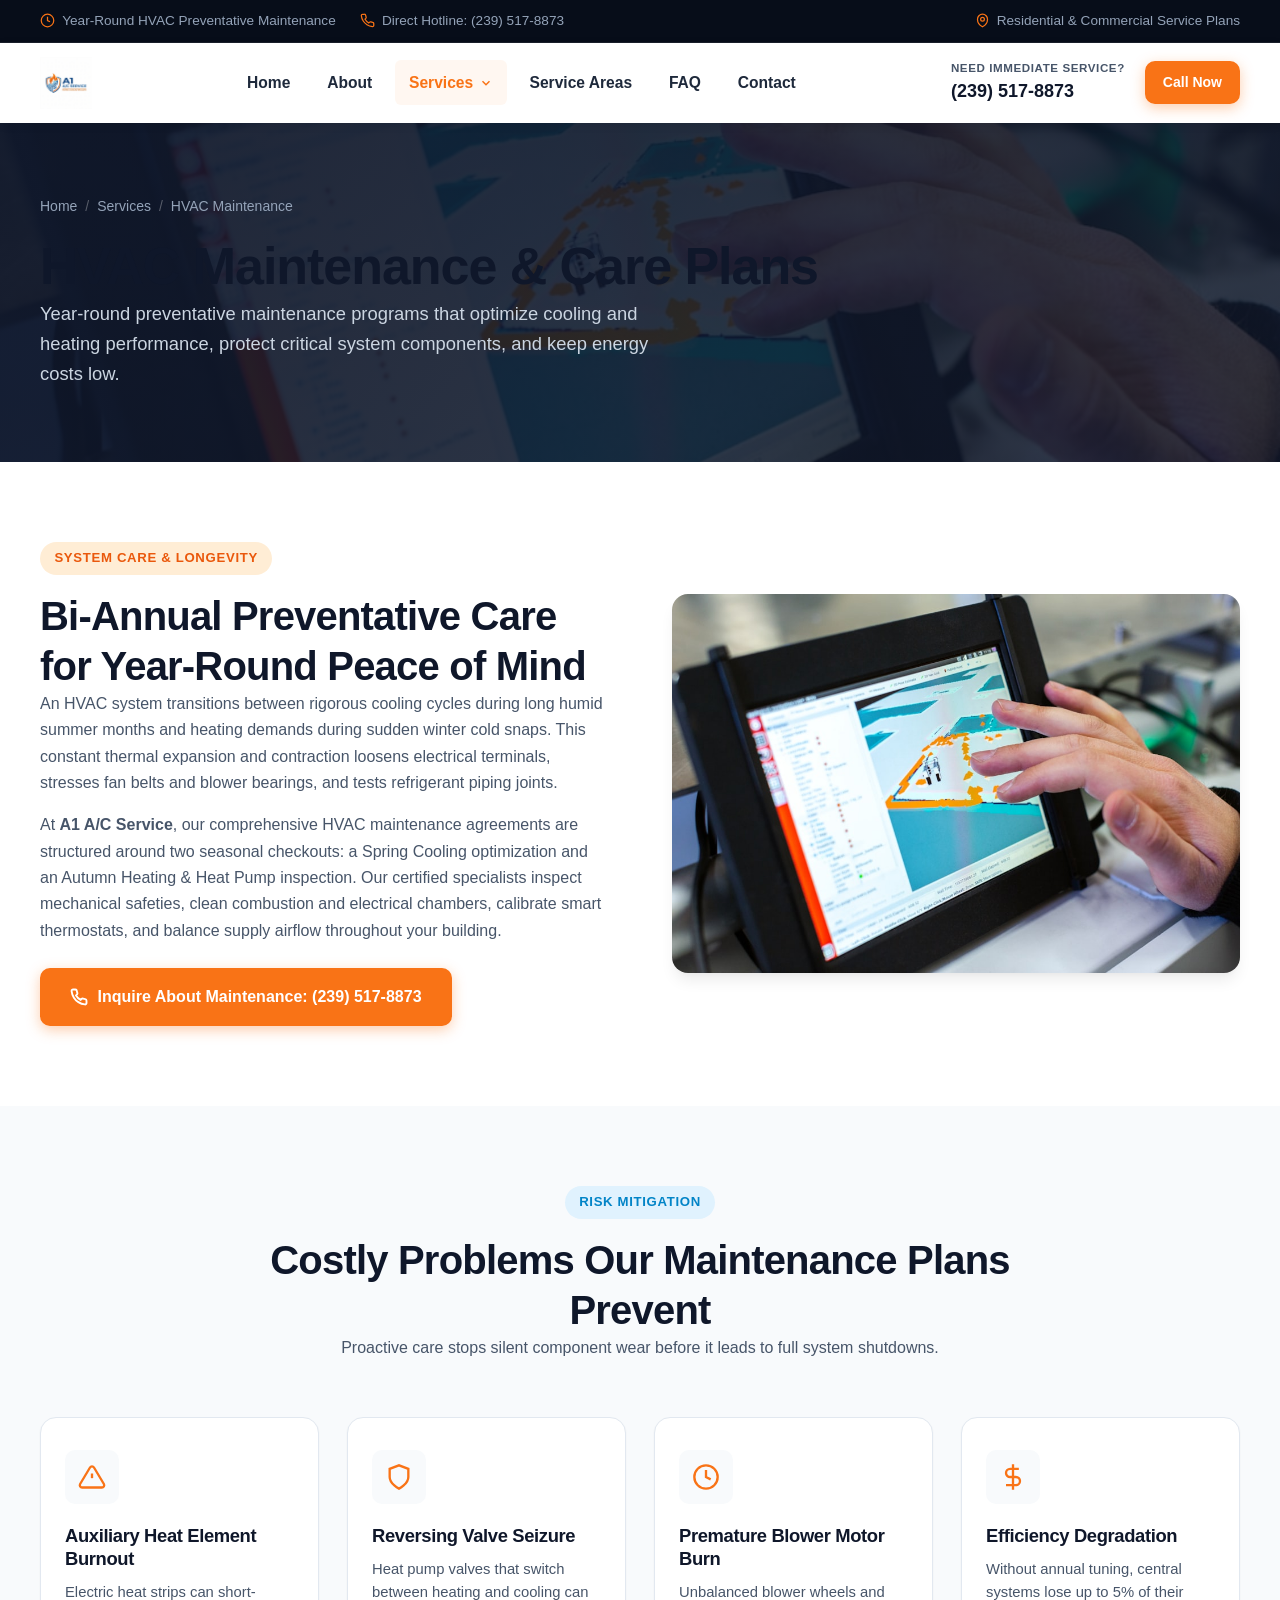
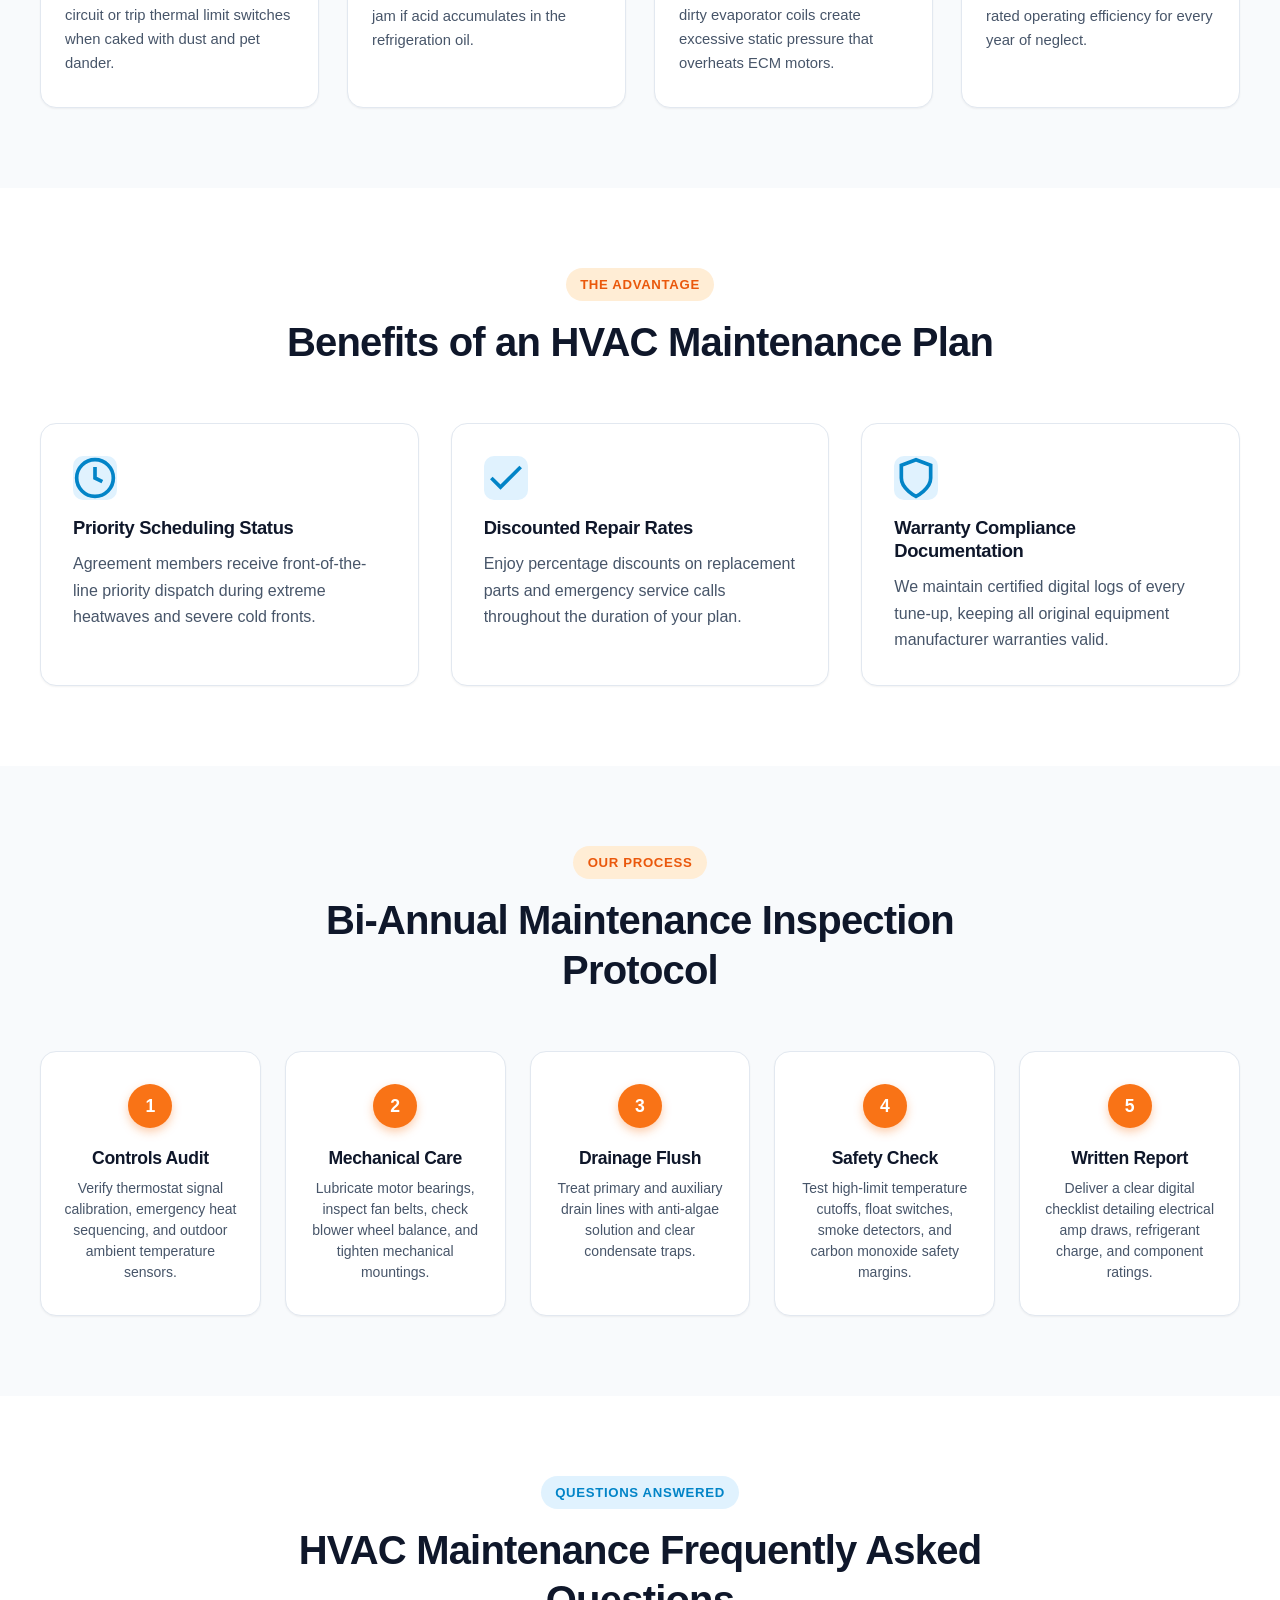
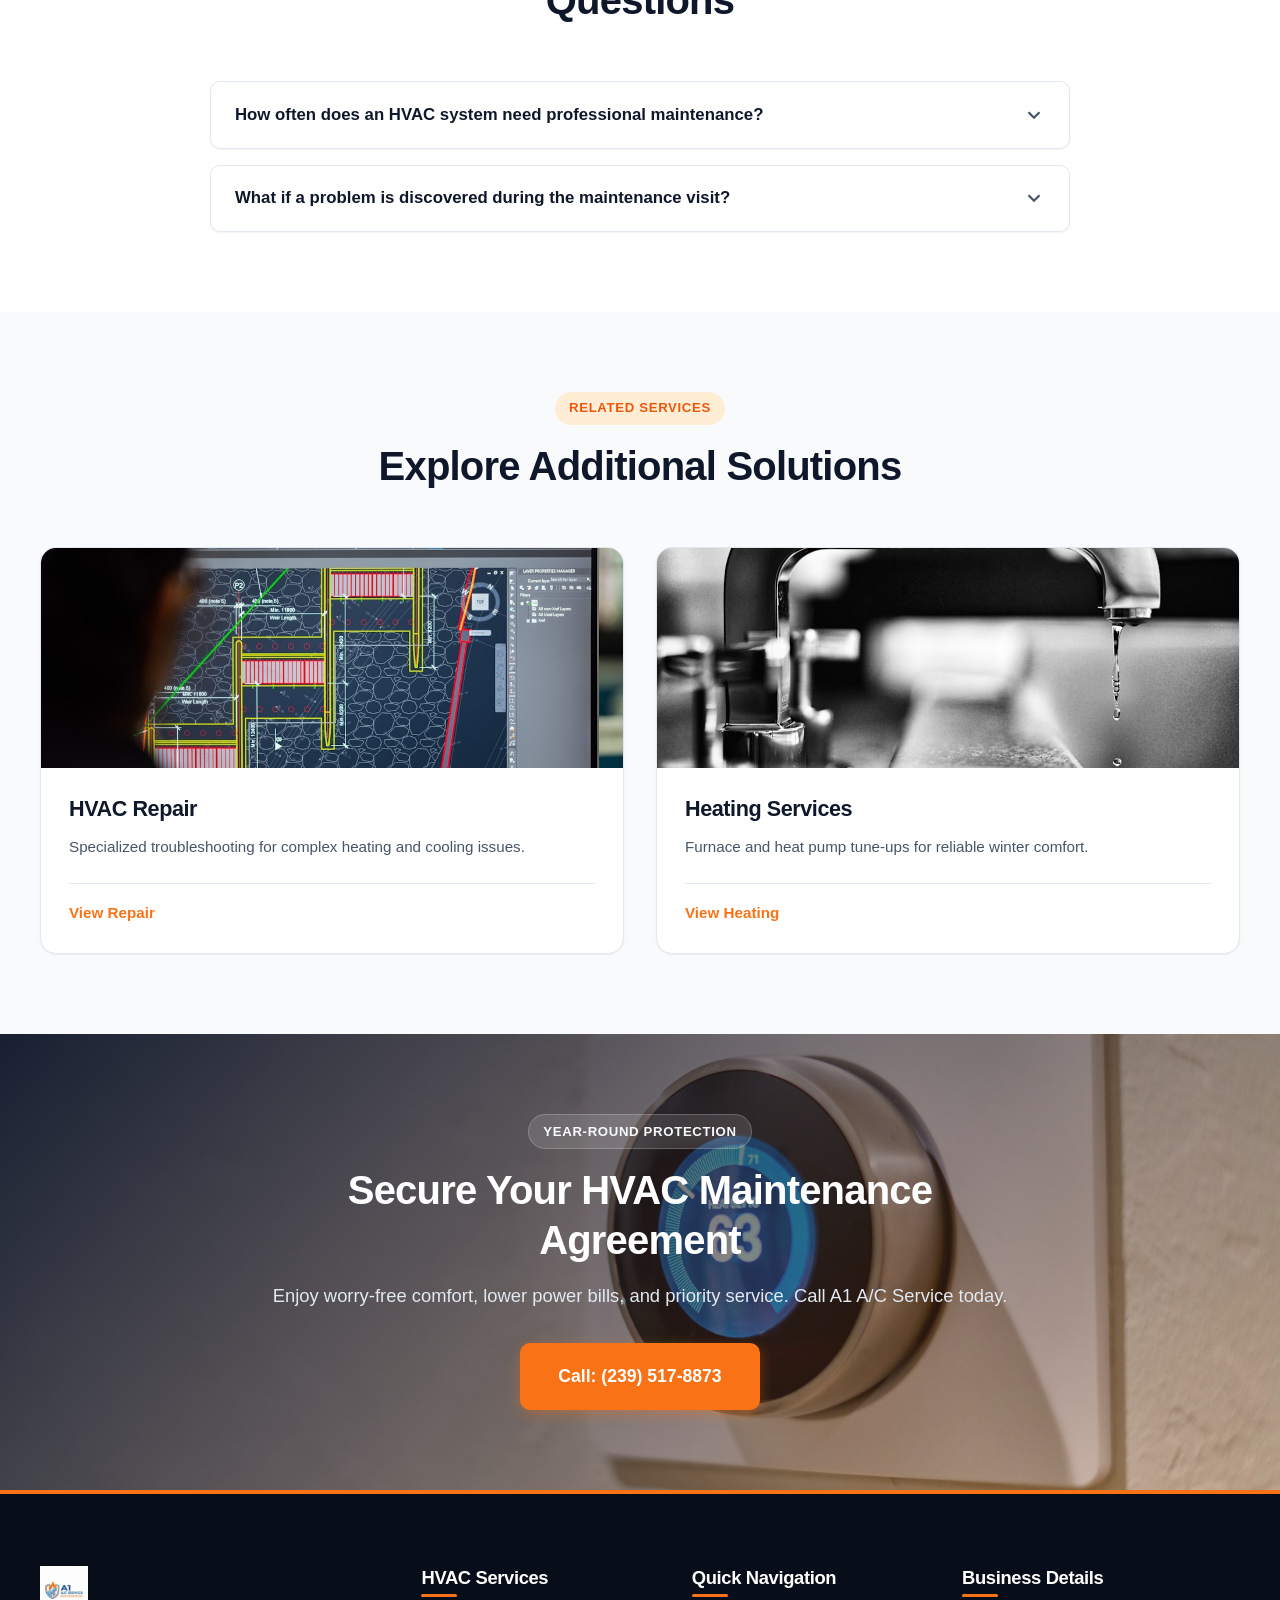
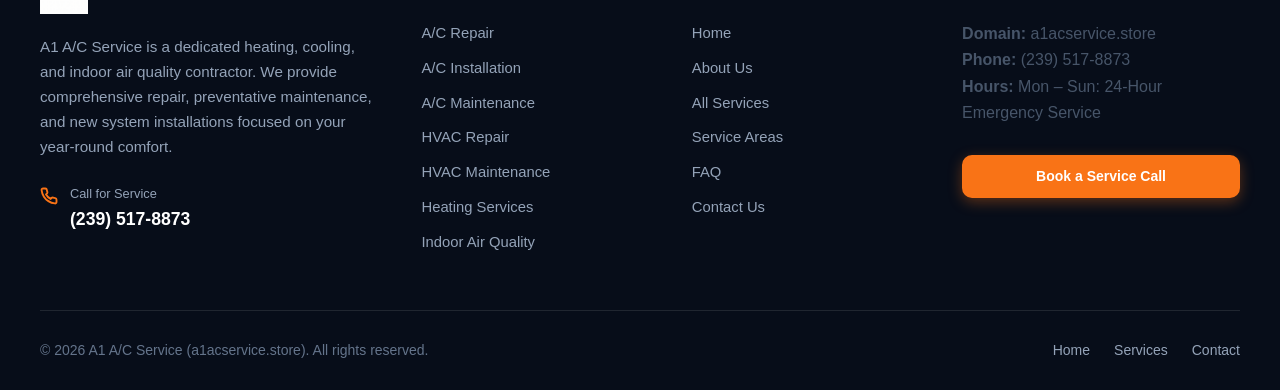
<file: hvac-maintenance.html>
<!DOCTYPE html>
<html lang="en">
<head>
  <meta charset="UTF-8">
  <meta name="viewport" content="width=device-width, initial-scale=1.0">
  <title>HVAC Maintenance &amp; Service Agreements | A1 A/C Service</title>
  <meta name="description" content="Year-round HVAC maintenance plans by A1 A/C Service. Seasonal tune-ups for heating and cooling systems to optimize efficiency and prolong equipment life. Call (239) 517-8873.">
  <meta property="og:title" content="HVAC Maintenance &amp; Service Agreements | A1 A/C Service">
  <meta property="og:description" content="Protect your heating and cooling equipment with bi-annual HVAC maintenance agreements. Priority dispatch and discounted repairs. Call (239) 517-8873.">
  <meta property="og:type" content="website">
  <meta property="og:url" content="https://a1acservice.store/hvac-maintenance">
  <meta property="og:image" content="assets/images/services/hvac-maintenance.jpg">
  <link rel="canonical" href="https://a1acservice.store/hvac-maintenance">
  <link rel="icon" type="image/png" href="assets/images/favicon/favicon.png">
  <link rel="stylesheet" href="assets/css/style.css">
</head>
<body>

  <!-- Top Bar -->
  <div class="top-bar">
    <div class="container">
      <div class="top-bar-left">
        <div class="top-bar-item">
          <svg viewBox="0 0 24 24" fill="none" stroke="currentColor" stroke-width="2"><circle cx="12" cy="12" r="10"></circle><polyline points="12 6 12 12 16 14"></polyline></svg>
          <span>Year-Round HVAC Preventative Maintenance</span>
        </div>
        <div class="top-bar-item">
          <svg viewBox="0 0 24 24" fill="none" stroke="currentColor" stroke-width="2"><path d="M22 16.92v3a2 2 0 0 1-2.18 2 19.79 19.79 0 0 1-8.63-3.07 19.5 19.5 0 0 1-6-6 19.79 19.79 0 0 1-3.07-8.67A2 2 0 0 1 4.11 2h3a2 2 0 0 1 2 1.72 12.84 12.84 0 0 0 .7 2.81 2 2 0 0 1-.45 2.11L8.09 9.91a16 16 0 0 0 6 6l1.27-1.27a2 2 0 0 1 2.11-.45 12.84 12.84 0 0 0 2.81.7A2 2 0 0 1 22 16.92z"></path></svg>
          <a href="tel:(239) 517-8873">Direct Hotline: (239) 517-8873</a>
        </div>
      </div>
      <div class="top-bar-right">
        <div class="top-bar-item">
          <svg viewBox="0 0 24 24" fill="none" stroke="currentColor" stroke-width="2"><path d="M12 22s-8-4.5-8-11.8A8 8 0 0 1 12 2a8 8 0 0 1 8 8.2c0 7.3-8 11.8-8 11.8z"></path><circle cx="12" cy="10" r="3"></circle></svg>
          <span>Residential &amp; Commercial Service Plans</span>
        </div>
      </div>
    </div>
  </div>

  <!-- Header -->
  <header class="main-header">
    <div class="container header-container">
      <a href="index.html" class="logo-link" aria-label="A1 A/C Service Home">
        <img src="assets/images/logo/logo.png" alt="A1 A/C Service Logo" class="brand-logo-img">
      </a>
      <nav class="nav-menu">
        <a href="index.html" class="nav-link">Home</a>
        <a href="about.html" class="nav-link">About</a>
        <div class="nav-dropdown">
          <a href="services.html" class="nav-link active">
            Services
            <svg width="14" height="14" viewBox="0 0 24 24" fill="none" stroke="currentColor" stroke-width="2.5"><polyline points="6 9 12 15 18 9"></polyline></svg>
          </a>
          <div class="dropdown-menu">
            <a href="ac-repair.html" class="dropdown-item">A/C Repair</a>
            <a href="ac-installation.html" class="dropdown-item">A/C Installation</a>
            <a href="ac-maintenance.html" class="dropdown-item">A/C Maintenance</a>
            <a href="hvac-repair.html" class="dropdown-item">HVAC Repair</a>
            <a href="hvac-maintenance.html" class="dropdown-item active">HVAC Maintenance</a>
            <a href="heating-services.html" class="dropdown-item">Heating Services</a>
            <a href="air-quality.html" class="dropdown-item">Indoor Air Quality</a>
          </div>
        </div>
        <a href="service-areas.html" class="nav-link">Service Areas</a>
        <a href="faq.html" class="nav-link">FAQ</a>
        <a href="contact.html" class="nav-link">Contact</a>
      </nav>
      <div class="header-actions">
        <div class="phone-quick">
          <span class="phone-label">Need Immediate Service?</span>
          <a href="tel:(239) 517-8873" class="phone-number">(239) 517-8873</a>
        </div>
        <a href="tel:(239) 517-8873" class="btn btn-primary btn-sm">Call Now</a>
        <button class="mobile-toggle" aria-label="Open mobile navigation menu">
          <svg viewBox="0 0 24 24" fill="none" stroke="currentColor" stroke-width="2.5"><line x1="3" y1="12" x2="21" y2="12"></line><line x1="3" y1="6" x2="21" y2="6"></line><line x1="3" y1="18" x2="21" y2="18"></line></svg>
        </button>
      </div>
    </div>
  </header>

  <!-- Mobile Drawer -->
  <div class="mobile-nav-overlay"></div>
  <aside class="mobile-nav-drawer" aria-hidden="true">
    <div class="mobile-nav-header">
      <img src="assets/images/logo/logo.png" alt="A1 A/C Service" style="height: 40px;">
      <button class="mobile-nav-close" aria-label="Close navigation menu">
        <svg width="24" height="24" viewBox="0 0 24 24" fill="none" stroke="currentColor" stroke-width="2.5"><line x1="18" y1="6" x2="6" y2="18"></line><line x1="6" y1="6" x2="18" y2="18"></line></svg>
      </button>
    </div>
    <div class="mobile-nav-links">
      <a href="index.html" class="mobile-nav-item">Home</a>
      <a href="about.html" class="mobile-nav-item">About Us</a>
      <a href="services.html" class="mobile-nav-item active">All Services</a>
      <div class="mobile-submenu">
        <a href="ac-repair.html" class="mobile-sub-item">A/C Repair</a>
        <a href="ac-installation.html" class="mobile-sub-item">A/C Installation</a>
        <a href="ac-maintenance.html" class="mobile-sub-item">A/C Maintenance</a>
        <a href="hvac-repair.html" class="mobile-sub-item">HVAC Repair</a>
        <a href="hvac-maintenance.html" class="mobile-sub-item active">HVAC Maintenance</a>
        <a href="heating-services.html" class="mobile-sub-item">Heating Services</a>
        <a href="air-quality.html" class="mobile-sub-item">Indoor Air Quality</a>
      </div>
      <a href="service-areas.html" class="mobile-nav-item">Service Areas</a>
      <a href="faq.html" class="mobile-nav-item">FAQ</a>
      <a href="contact.html" class="mobile-nav-item">Contact</a>
    </div>
    <div class="mobile-nav-cta">
      <a href="tel:(239) 517-8873" class="btn btn-primary" style="width: 100%;">Call (239) 517-8873</a>
    </div>
  </aside>

  <!-- 1. Hero -->
  <section class="page-hero" style="background-image: url('assets/images/services/hvac-maintenance.jpg');">
    <div class="page-hero-overlay"></div>
    <div class="container">
      <div class="breadcrumb">
        <a href="index.html">Home</a>
        <span class="breadcrumb-separator">/</span>
        <a href="services.html">Services</a>
        <span class="breadcrumb-separator">/</span>
        <span>HVAC Maintenance</span>
      </div>
      <h1>HVAC Maintenance &amp; Care Plans</h1>
      <p style="color: #cbd5e1; font-size: 1.15rem; max-width: 620px;">
        Year-round preventative maintenance programs that optimize cooling and heating performance, protect critical system components, and keep energy costs low.
      </p>
    </div>
  </section>

  <!-- 2. Detailed Service Introduction -->
  <section class="section">
    <div class="container">
      <div class="two-col-grid">
        <div>
          <div class="badge badge-orange">System Care &amp; Longevity</div>
          <h2>Bi-Annual Preventative Care for Year-Round Peace of Mind</h2>
          <p>
            An HVAC system transitions between rigorous cooling cycles during long humid summer months and heating demands during sudden winter cold snaps. This constant thermal expansion and contraction loosens electrical terminals, stresses fan belts and blower bearings, and tests refrigerant piping joints.
          </p>
          <p>
            At <strong>A1 A/C Service</strong>, our comprehensive HVAC maintenance agreements are structured around two seasonal checkouts: a Spring Cooling optimization and an Autumn Heating &amp; Heat Pump inspection. Our certified specialists inspect mechanical safeties, clean combustion and electrical chambers, calibrate smart thermostats, and balance supply airflow throughout your building.
          </p>
          <div style="margin-top: 1.5rem;">
            <a href="tel:(239) 517-8873" class="btn btn-primary">
              <svg width="18" height="18" viewBox="0 0 24 24" fill="none" stroke="currentColor" stroke-width="2.5"><path d="M22 16.92v3a2 2 0 0 1-2.18 2 19.79 19.79 0 0 1-8.63-3.07 19.5 19.5 0 0 1-6-6 19.79 19.79 0 0 1-3.07-8.67A2 2 0 0 1 4.11 2h3a2 2 0 0 1 2 1.72 12.84 12.84 0 0 0 .7 2.81 2 2 0 0 1-.45 2.11L8.09 9.91a16 16 0 0 0 6 6l1.27-1.27a2 2 0 0 1 2.11-.45 12.84 12.84 0 0 0 2.81.7A2 2 0 0 1 22 16.92z"></path></svg>
              Inquire About Maintenance: (239) 517-8873
            </a>
          </div>
        </div>
        <div>
          <img src="assets/images/services/hvac-maintenance.jpg" alt="A1 A/C Service technician performing thorough preventative HVAC maintenance check" style="width: 100%; border-radius: var(--radius-lg); box-shadow: var(--shadow-lg);">
        </div>
      </div>
    </div>
  </section>

  <!-- 3. What It Prevents -->
  <section class="section section-alt">
    <div class="container">
      <div class="section-header">
        <div class="badge badge-blue">Risk Mitigation</div>
        <h2>Costly Problems Our Maintenance Plans Prevent</h2>
        <p>Proactive care stops silent component wear before it leads to full system shutdowns.</p>
      </div>

      <div class="cards-grid-4">
        <div class="why-card">
          <div class="why-icon"><svg viewBox="0 0 24 24" fill="none" stroke="currentColor" stroke-width="2"><path d="M10.29 3.86L1.82 18a2 2 0 0 0 1.71 3h16.94a2 2 0 0 0 1.71-3L13.71 3.86a2 2 0 0 0-3.42 0z"></path><line x1="12" y1="9" x2="12" y2="13"></line><line x1="12" y1="17" x2="12.01" y2="17"></line></svg></div>
          <h4>Auxiliary Heat Element Burnout</h4>
          <p>Electric heat strips can short-circuit or trip thermal limit switches when caked with dust and pet dander.</p>
        </div>
        <div class="why-card">
          <div class="why-icon"><svg viewBox="0 0 24 24" fill="none" stroke="currentColor" stroke-width="2"><path d="M12 22s8-4 8-10V5l-8-3-8 3v7c0 6 8 10 8 10z"></path></svg></div>
          <h4>Reversing Valve Seizure</h4>
          <p>Heat pump valves that switch between heating and cooling can jam if acid accumulates in the refrigeration oil.</p>
        </div>
        <div class="why-card">
          <div class="why-icon"><svg viewBox="0 0 24 24" fill="none" stroke="currentColor" stroke-width="2"><circle cx="12" cy="12" r="10"></circle><polyline points="12 6 12 12 16 14"></polyline></svg></div>
          <h4>Premature Blower Motor Burn</h4>
          <p>Unbalanced blower wheels and dirty evaporator coils create excessive static pressure that overheats ECM motors.</p>
        </div>
        <div class="why-card">
          <div class="why-icon"><svg viewBox="0 0 24 24" fill="none" stroke="currentColor" stroke-width="2"><path d="M12 1v22M17 5H9.5a3.5 3.5 0 0 0 0 7h5a3.5 3.5 0 0 1 0 7H6"></path></svg></div>
          <h4>Efficiency Degradation</h4>
          <p>Without annual tuning, central systems lose up to 5% of their rated operating efficiency for every year of neglect.</p>
        </div>
      </div>
    </div>
  </section>

  <!-- 4. Key Benefits -->
  <section class="section">
    <div class="container">
      <div class="section-header">
        <div class="badge badge-orange">The Advantage</div>
        <h2>Benefits of an HVAC Maintenance Plan</h2>
      </div>

      <div class="info-box-grid">
        <div class="info-box">
          <div class="info-box-icon"><svg viewBox="0 0 24 24" fill="none" stroke="currentColor" stroke-width="2"><circle cx="12" cy="12" r="10"></circle><polyline points="12 6 12 12 16 14"></polyline></svg></div>
          <h4>Priority Scheduling Status</h4>
          <p>Agreement members receive front-of-the-line priority dispatch during extreme heatwaves and severe cold fronts.</p>
        </div>
        <div class="info-box">
          <div class="info-box-icon"><svg viewBox="0 0 24 24" fill="none" stroke="currentColor" stroke-width="2"><polyline points="20 6 9 17 4 12"></polyline></svg></div>
          <h4>Discounted Repair Rates</h4>
          <p>Enjoy percentage discounts on replacement parts and emergency service calls throughout the duration of your plan.</p>
        </div>
        <div class="info-box">
          <div class="info-box-icon"><svg viewBox="0 0 24 24" fill="none" stroke="currentColor" stroke-width="2"><path d="M12 22s8-4 8-10V5l-8-3-8 3v7c0 6 8 10 8 10z"></path></svg></div>
          <h4>Warranty Compliance Documentation</h4>
          <p>We maintain certified digital logs of every tune-up, keeping all original equipment manufacturer warranties valid.</p>
        </div>
      </div>
    </div>
  </section>

  <!-- 5. Professional Service Process -->
  <section class="section section-alt">
    <div class="container">
      <div class="section-header">
        <div class="badge badge-orange">Our Process</div>
        <h2>Bi-Annual Maintenance Inspection Protocol</h2>
      </div>

      <div class="process-steps-grid">
        <div class="process-card">
          <div class="step-badge">1</div>
          <h4>Controls Audit</h4>
          <p>Verify thermostat signal calibration, emergency heat sequencing, and outdoor ambient temperature sensors.</p>
        </div>
        <div class="process-card">
          <div class="step-badge">2</div>
          <h4>Mechanical Care</h4>
          <p>Lubricate motor bearings, inspect fan belts, check blower wheel balance, and tighten mechanical mountings.</p>
        </div>
        <div class="process-card">
          <div class="step-badge">3</div>
          <h4>Drainage Flush</h4>
          <p>Treat primary and auxiliary drain lines with anti-algae solution and clear condensate traps.</p>
        </div>
        <div class="process-card">
          <div class="step-badge">4</div>
          <h4>Safety Check</h4>
          <p>Test high-limit temperature cutoffs, float switches, smoke detectors, and carbon monoxide safety margins.</p>
        </div>
        <div class="process-card">
          <div class="step-badge">5</div>
          <h4>Written Report</h4>
          <p>Deliver a clear digital checklist detailing electrical amp draws, refrigerant charge, and component ratings.</p>
        </div>
      </div>
    </div>
  </section>

  <!-- 6. FAQ -->
  <section class="section">
    <div class="container container-narrow">
      <div class="section-header">
        <div class="badge badge-blue">Questions Answered</div>
        <h2>HVAC Maintenance Frequently Asked Questions</h2>
      </div>
      <div class="faq-accordion">
        <div class="faq-item">
          <button class="faq-question-btn" aria-expanded="false">
            <span>How often does an HVAC system need professional maintenance?</span>
            <svg class="faq-icon" viewBox="0 0 24 24" fill="none" stroke="currentColor" stroke-width="2.5"><polyline points="6 9 12 15 18 9"></polyline></svg>
          </button>
          <div class="faq-answer">
            <p>Industry standards and equipment manufacturers recommend twice a year: once in spring for the cooling cycle and once in autumn for the heating cycle.</p>
          </div>
        </div>
        <div class="faq-item">
          <button class="faq-question-btn" aria-expanded="false">
            <span>What if a problem is discovered during the maintenance visit?</span>
            <svg class="faq-icon" viewBox="0 0 24 24" fill="none" stroke="currentColor" stroke-width="2.5"><polyline points="6 9 12 15 18 9"></polyline></svg>
          </button>
          <div class="faq-answer">
            <p>If our technician detects a failing capacitor or loose terminal, they will explain the issue clearly, show you the meter readings, and provide an upfront quote before carrying out any repairs.</p>
          </div>
        </div>
      </div>
    </div>
  </section>

  <!-- 7. Related Services -->
  <section class="section section-alt">
    <div class="container">
      <div class="section-header">
        <div class="badge badge-orange">Related Services</div>
        <h2>Explore Additional Solutions</h2>
      </div>
      <div class="services-grid" style="grid-template-columns: repeat(auto-fit, minmax(280px, 1fr));">
        <article class="service-card">
          <div class="service-card-image"><img src="assets/images/services/hvac-repair.jpg" alt="HVAC Repair"></div>
          <div class="service-card-body">
            <h3 class="service-card-title">HVAC Repair</h3>
            <p class="service-card-text">Specialized troubleshooting for complex heating and cooling issues.</p>
            <div class="service-card-footer"><a href="hvac-repair.html" class="learn-more-link">View Repair</a></div>
          </div>
        </article>
        <article class="service-card">
          <div class="service-card-image"><img src="assets/images/services/heating-services.jpg" alt="Heating Services"></div>
          <div class="service-card-body">
            <h3 class="service-card-title">Heating Services</h3>
            <p class="service-card-text">Furnace and heat pump tune-ups for reliable winter comfort.</p>
            <div class="service-card-footer"><a href="heating-services.html" class="learn-more-link">View Heating</a></div>
          </div>
        </article>
      </div>
    </div>
  </section>

  <!-- 8. Strong CTA -->
  <section class="cta-banner" style="background-image: url('assets/images/home/cta-bg.jpg');">
    <div class="cta-banner-overlay"></div>
    <div class="container">
      <div class="badge badge-dark">Year-Round Protection</div>
      <h2>Secure Your HVAC Maintenance Agreement</h2>
      <p>Enjoy worry-free comfort, lower power bills, and priority service. Call A1 A/C Service today.</p>
      <div>
        <a href="tel:(239) 517-8873" class="btn btn-primary btn-lg">Call: (239) 517-8873</a>
      </div>
    </div>
  </section>

  <!-- Footer -->
  <footer class="main-footer">
    <div class="container">
      <div class="footer-top">
        <div class="footer-brand">
          <a href="index.html">
            <img src="assets/images/logo/footer-logo.png" alt="A1 A/C Service" class="footer-logo-img">
          </a>
          <p>
            A1 A/C Service is a dedicated heating, cooling, and indoor air quality contractor. We provide comprehensive repair, preventative maintenance, and new system installations focused on your year-round comfort.
          </p>
          <div class="footer-contact-item">
            <svg viewBox="0 0 24 24" fill="none" stroke="currentColor" stroke-width="2.5"><path d="M22 16.92v3a2 2 0 0 1-2.18 2 19.79 19.79 0 0 1-8.63-3.07 19.5 19.5 0 0 1-6-6 19.79 19.79 0 0 1-3.07-8.67A2 2 0 0 1 4.11 2h3a2 2 0 0 1 2 1.72 12.84 12.84 0 0 0 .7 2.81 2 2 0 0 1-.45 2.11L8.09 9.91a16 16 0 0 0 6 6l1.27-1.27a2 2 0 0 1 2.11-.45 12.84 12.84 0 0 0 2.81.7A2 2 0 0 1 22 16.92z"></path></svg>
            <div>
              <div style="font-size: 0.8rem; color: #94a3b8;">Call for Service</div>
              <a href="tel:(239) 517-8873">(239) 517-8873</a>
            </div>
          </div>
        </div>

        <div class="footer-widget">
          <h4>HVAC Services</h4>
          <div class="footer-links">
            <a href="ac-repair.html">A/C Repair</a>
            <a href="ac-installation.html">A/C Installation</a>
            <a href="ac-maintenance.html">A/C Maintenance</a>
            <a href="hvac-repair.html">HVAC Repair</a>
            <a href="hvac-maintenance.html">HVAC Maintenance</a>
            <a href="heating-services.html">Heating Services</a>
            <a href="air-quality.html">Indoor Air Quality</a>
          </div>
        </div>

        <div class="footer-widget">
          <h4>Quick Navigation</h4>
          <div class="footer-links">
            <a href="index.html">Home</a>
            <a href="about.html">About Us</a>
            <a href="services.html">All Services</a>
            <a href="service-areas.html">Service Areas</a>
            <a href="faq.html">FAQ</a>
            <a href="contact.html">Contact Us</a>
          </div>
        </div>

        <div class="footer-widget">
          <h4>Business Details</h4>
          <p style="margin-bottom: 0.75rem;">
            <strong>Domain:</strong> a1acservice.store<br>
            <strong>Phone:</strong> (239) 517-8873<br>
            <strong>Hours:</strong> Mon – Sun: 24-Hour Emergency Service
          </p>
          <a href="contact.html" class="btn btn-primary btn-sm" style="width: 100%; margin-top: 1rem;">Book a Service Call</a>
        </div>
      </div>

      <div class="footer-bottom">
        <div>
          &copy; 2026 A1 A/C Service (a1acservice.store). All rights reserved.
        </div>
        <div style="display: flex; gap: 1.5rem;">
          <a href="index.html">Home</a>
          <a href="services.html">Services</a>
          <a href="contact.html">Contact</a>
        </div>
      </div>
    </div>
  </footer>

  <script src="assets/js/main.js"></script>
</body>
</html>
</file>
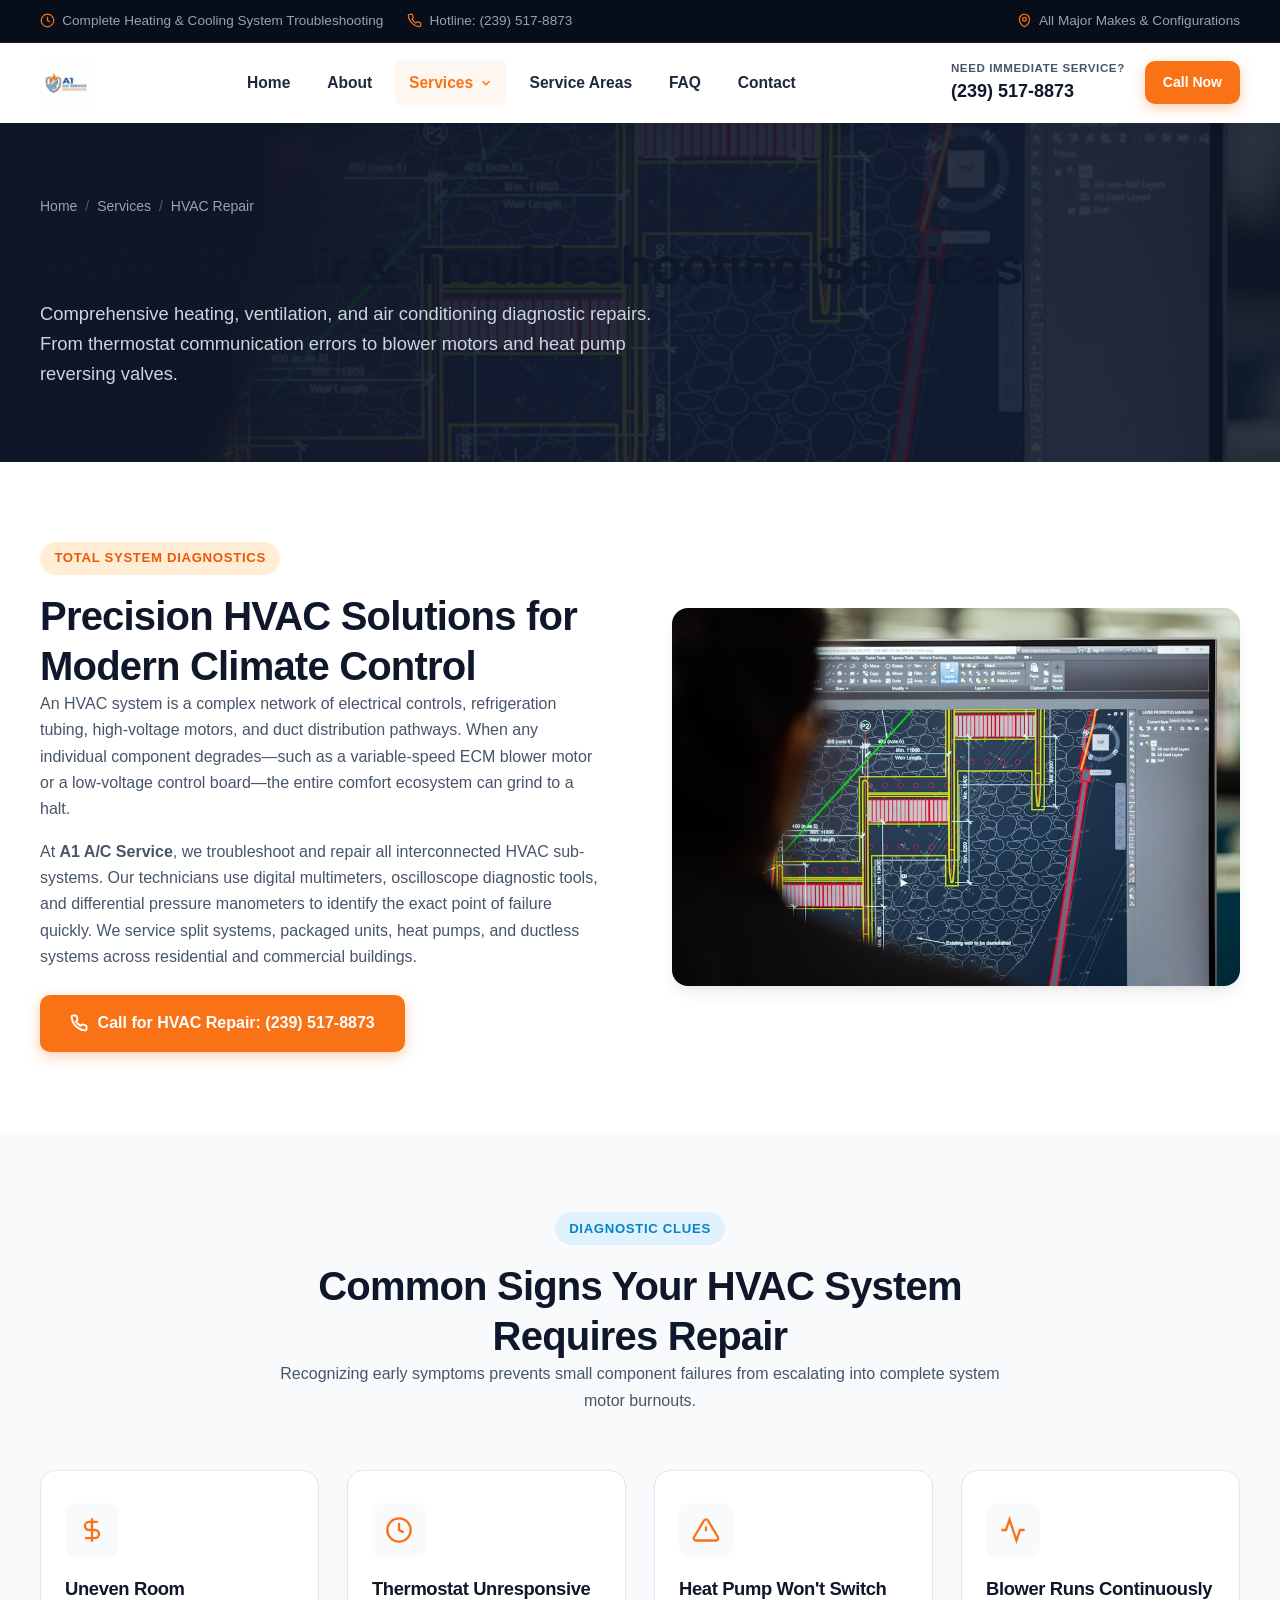
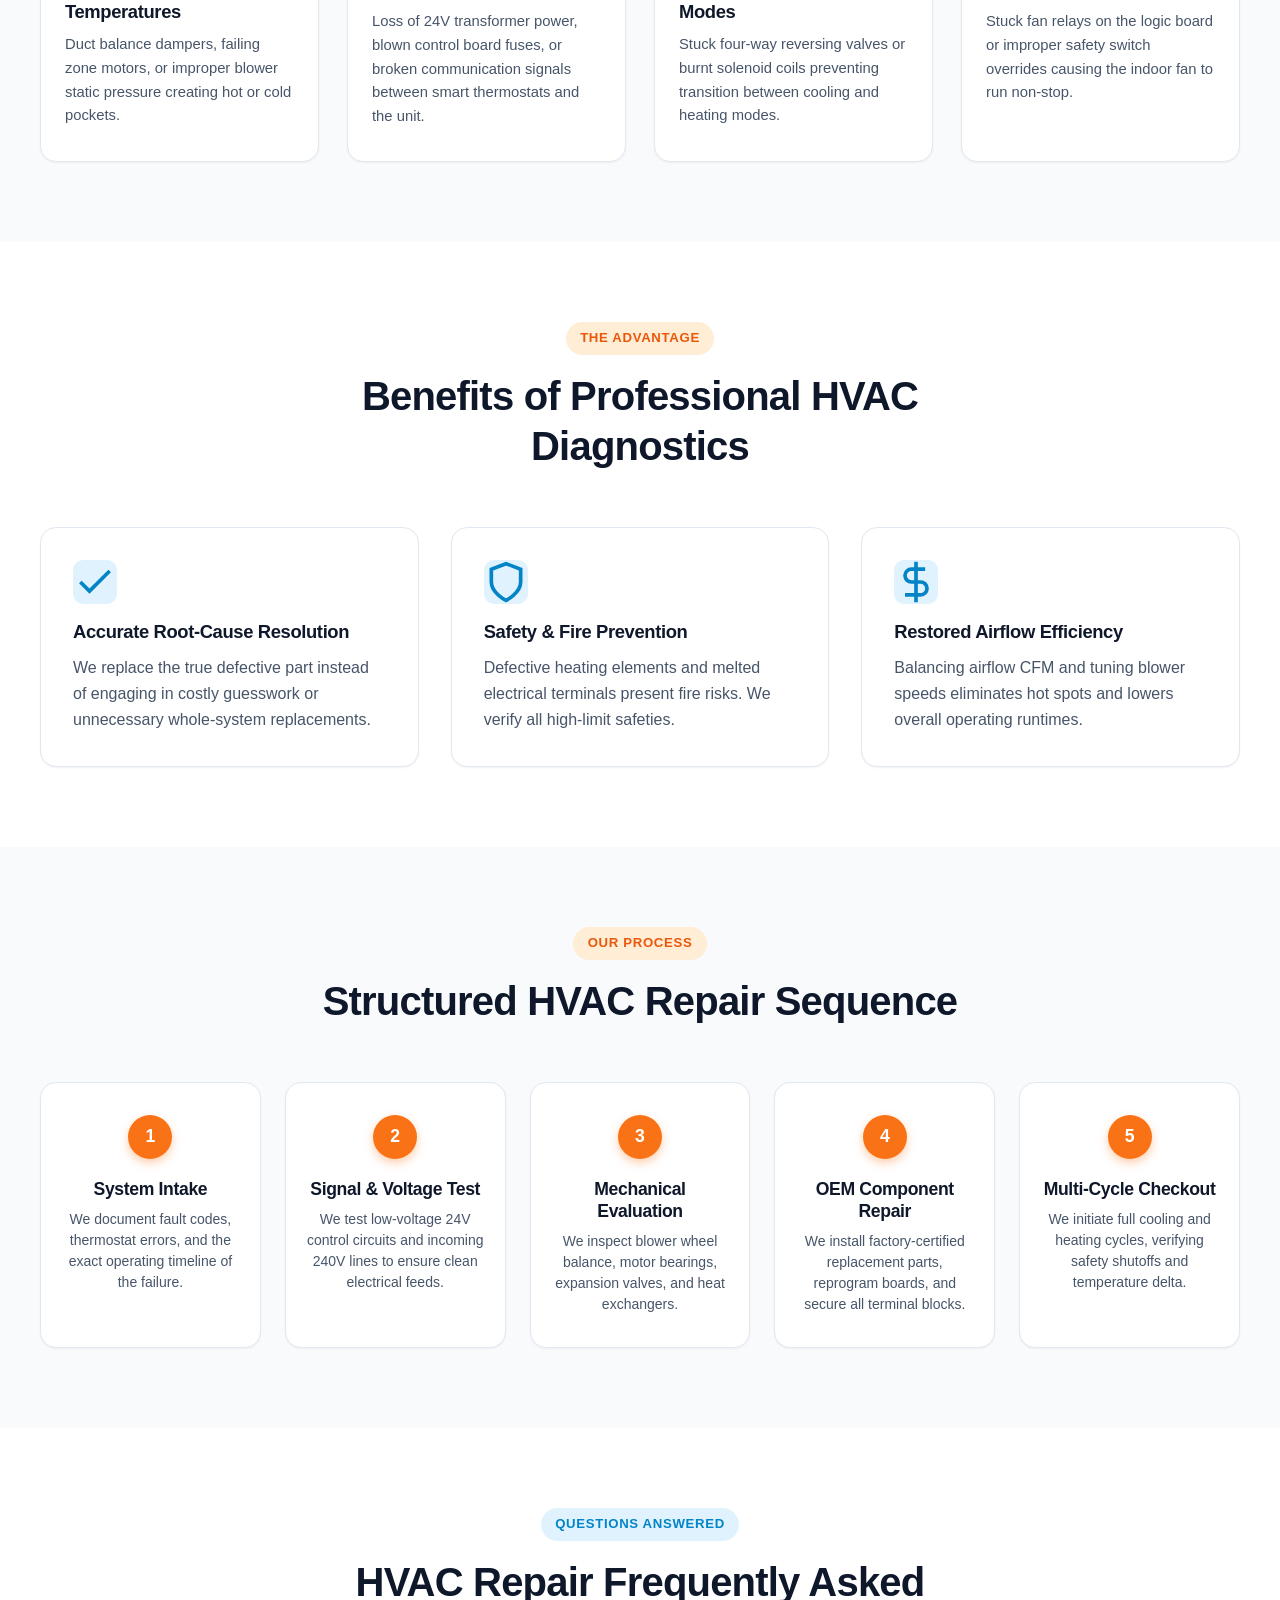
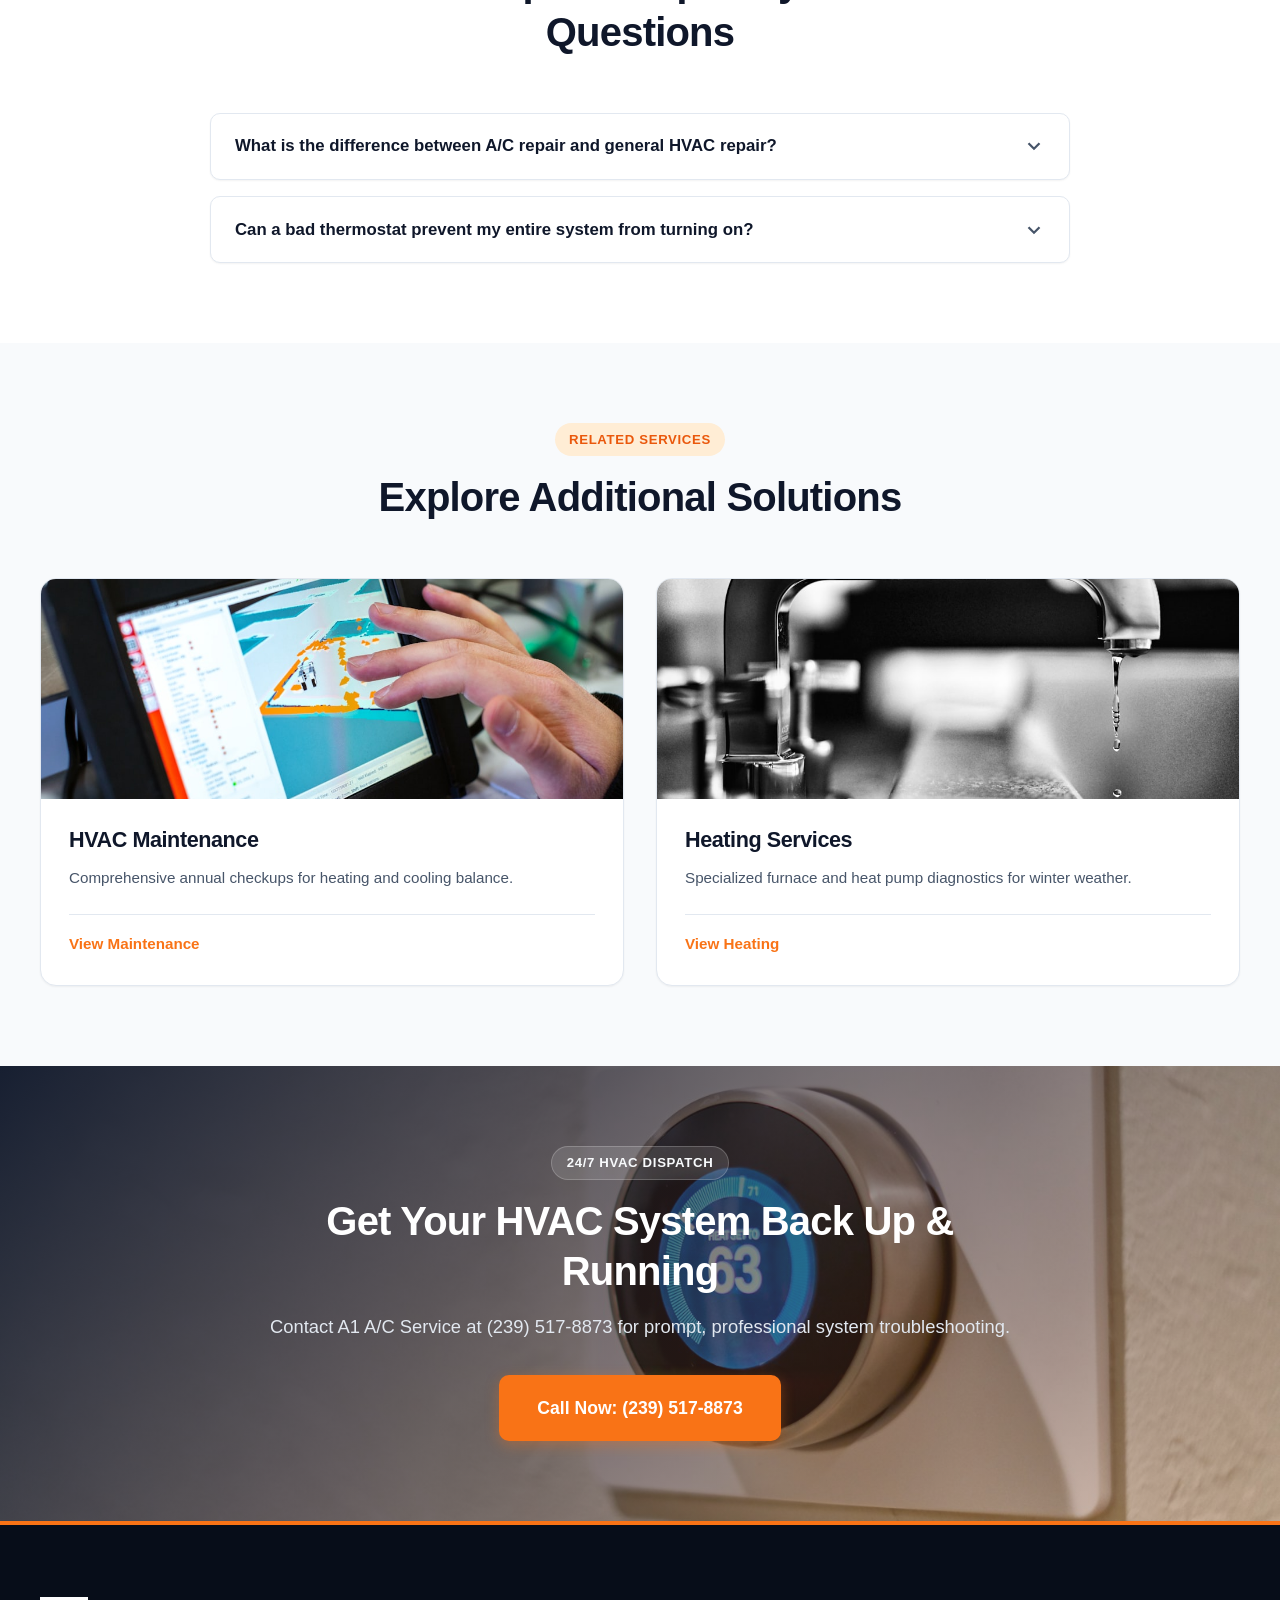
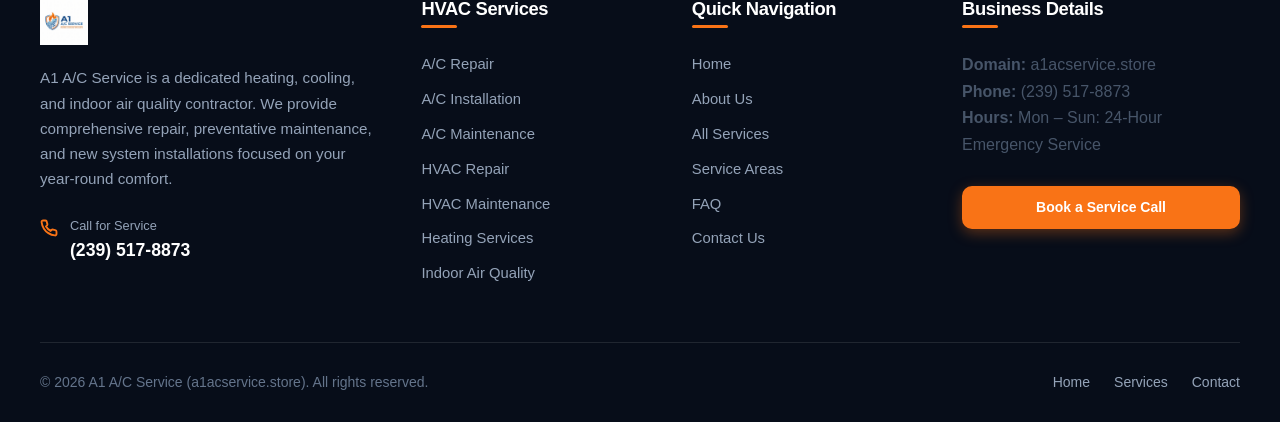
<file: hvac-repair.html>
<!DOCTYPE html>
<html lang="en">
<head>
  <meta charset="UTF-8">
  <meta name="viewport" content="width=device-width, initial-scale=1.0">
  <title>HVAC Repair &amp; Troubleshooting | A1 A/C Service</title>
  <meta name="description" content="Expert HVAC repair for central systems, heat pumps, thermostats, and ventilation. Diagnostic precision and fast service from A1 A/C Service. Call (239) 517-8873.">
  <meta property="og:title" content="HVAC Repair &amp; Troubleshooting | A1 A/C Service">
  <meta property="og:description" content="Complete HVAC repair and diagnostic services for residential and commercial heating and cooling systems. Call (239) 517-8873.">
  <meta property="og:type" content="website">
  <meta property="og:url" content="https://a1acservice.store/hvac-repair">
  <meta property="og:image" content="assets/images/services/hvac-repair.jpg">
  <link rel="canonical" href="https://a1acservice.store/hvac-repair">
  <link rel="icon" type="image/png" href="assets/images/favicon/favicon.png">
  <link rel="stylesheet" href="assets/css/style.css">
</head>
<body>

  <!-- Top Bar -->
  <div class="top-bar">
    <div class="container">
      <div class="top-bar-left">
        <div class="top-bar-item">
          <svg viewBox="0 0 24 24" fill="none" stroke="currentColor" stroke-width="2"><circle cx="12" cy="12" r="10"></circle><polyline points="12 6 12 12 16 14"></polyline></svg>
          <span>Complete Heating &amp; Cooling System Troubleshooting</span>
        </div>
        <div class="top-bar-item">
          <svg viewBox="0 0 24 24" fill="none" stroke="currentColor" stroke-width="2"><path d="M22 16.92v3a2 2 0 0 1-2.18 2 19.79 19.79 0 0 1-8.63-3.07 19.5 19.5 0 0 1-6-6 19.79 19.79 0 0 1-3.07-8.67A2 2 0 0 1 4.11 2h3a2 2 0 0 1 2 1.72 12.84 12.84 0 0 0 .7 2.81 2 2 0 0 1-.45 2.11L8.09 9.91a16 16 0 0 0 6 6l1.27-1.27a2 2 0 0 1 2.11-.45 12.84 12.84 0 0 0 2.81.7A2 2 0 0 1 22 16.92z"></path></svg>
          <a href="tel:(239) 517-8873">Hotline: (239) 517-8873</a>
        </div>
      </div>
      <div class="top-bar-right">
        <div class="top-bar-item">
          <svg viewBox="0 0 24 24" fill="none" stroke="currentColor" stroke-width="2"><path d="M12 22s-8-4.5-8-11.8A8 8 0 0 1 12 2a8 8 0 0 1 8 8.2c0 7.3-8 11.8-8 11.8z"></path><circle cx="12" cy="10" r="3"></circle></svg>
          <span>All Major Makes &amp; Configurations</span>
        </div>
      </div>
    </div>
  </div>

  <!-- Header -->
  <header class="main-header">
    <div class="container header-container">
      <a href="index.html" class="logo-link" aria-label="A1 A/C Service Home">
        <img src="assets/images/logo/logo.png" alt="A1 A/C Service Logo" class="brand-logo-img">
      </a>
      <nav class="nav-menu">
        <a href="index.html" class="nav-link">Home</a>
        <a href="about.html" class="nav-link">About</a>
        <div class="nav-dropdown">
          <a href="services.html" class="nav-link active">
            Services
            <svg width="14" height="14" viewBox="0 0 24 24" fill="none" stroke="currentColor" stroke-width="2.5"><polyline points="6 9 12 15 18 9"></polyline></svg>
          </a>
          <div class="dropdown-menu">
            <a href="ac-repair.html" class="dropdown-item">A/C Repair</a>
            <a href="ac-installation.html" class="dropdown-item">A/C Installation</a>
            <a href="ac-maintenance.html" class="dropdown-item">A/C Maintenance</a>
            <a href="hvac-repair.html" class="dropdown-item active">HVAC Repair</a>
            <a href="hvac-maintenance.html" class="dropdown-item">HVAC Maintenance</a>
            <a href="heating-services.html" class="dropdown-item">Heating Services</a>
            <a href="air-quality.html" class="dropdown-item">Indoor Air Quality</a>
          </div>
        </div>
        <a href="service-areas.html" class="nav-link">Service Areas</a>
        <a href="faq.html" class="nav-link">FAQ</a>
        <a href="contact.html" class="nav-link">Contact</a>
      </nav>
      <div class="header-actions">
        <div class="phone-quick">
          <span class="phone-label">Need Immediate Service?</span>
          <a href="tel:(239) 517-8873" class="phone-number">(239) 517-8873</a>
        </div>
        <a href="tel:(239) 517-8873" class="btn btn-primary btn-sm">Call Now</a>
        <button class="mobile-toggle" aria-label="Open mobile navigation menu">
          <svg viewBox="0 0 24 24" fill="none" stroke="currentColor" stroke-width="2.5"><line x1="3" y1="12" x2="21" y2="12"></line><line x1="3" y1="6" x2="21" y2="6"></line><line x1="3" y1="18" x2="21" y2="18"></line></svg>
        </button>
      </div>
    </div>
  </header>

  <!-- Mobile Drawer -->
  <div class="mobile-nav-overlay"></div>
  <aside class="mobile-nav-drawer" aria-hidden="true">
    <div class="mobile-nav-header">
      <img src="assets/images/logo/logo.png" alt="A1 A/C Service" style="height: 40px;">
      <button class="mobile-nav-close" aria-label="Close navigation menu">
        <svg width="24" height="24" viewBox="0 0 24 24" fill="none" stroke="currentColor" stroke-width="2.5"><line x1="18" y1="6" x2="6" y2="18"></line><line x1="6" y1="6" x2="18" y2="18"></line></svg>
      </button>
    </div>
    <div class="mobile-nav-links">
      <a href="index.html" class="mobile-nav-item">Home</a>
      <a href="about.html" class="mobile-nav-item">About Us</a>
      <a href="services.html" class="mobile-nav-item active">All Services</a>
      <div class="mobile-submenu">
        <a href="ac-repair.html" class="mobile-sub-item">A/C Repair</a>
        <a href="ac-installation.html" class="mobile-sub-item">A/C Installation</a>
        <a href="ac-maintenance.html" class="mobile-sub-item">A/C Maintenance</a>
        <a href="hvac-repair.html" class="mobile-sub-item active">HVAC Repair</a>
        <a href="hvac-maintenance.html" class="mobile-sub-item">HVAC Maintenance</a>
        <a href="heating-services.html" class="mobile-sub-item">Heating Services</a>
        <a href="air-quality.html" class="mobile-sub-item">Indoor Air Quality</a>
      </div>
      <a href="service-areas.html" class="mobile-nav-item">Service Areas</a>
      <a href="faq.html" class="mobile-nav-item">FAQ</a>
      <a href="contact.html" class="mobile-nav-item">Contact</a>
    </div>
    <div class="mobile-nav-cta">
      <a href="tel:(239) 517-8873" class="btn btn-primary" style="width: 100%;">Call (239) 517-8873</a>
    </div>
  </aside>

  <!-- 1. Hero -->
  <section class="page-hero" style="background-image: url('assets/images/services/hvac-repair.jpg');">
    <div class="page-hero-overlay"></div>
    <div class="container">
      <div class="breadcrumb">
        <a href="index.html">Home</a>
        <span class="breadcrumb-separator">/</span>
        <a href="services.html">Services</a>
        <span class="breadcrumb-separator">/</span>
        <span>HVAC Repair</span>
      </div>
      <h1>HVAC Repair &amp; Troubleshooting Services</h1>
      <p style="color: #cbd5e1; font-size: 1.15rem; max-width: 620px;">
        Comprehensive heating, ventilation, and air conditioning diagnostic repairs. From thermostat communication errors to blower motors and heat pump reversing valves.
      </p>
    </div>
  </section>

  <!-- 2. Detailed Service Introduction -->
  <section class="section">
    <div class="container">
      <div class="two-col-grid">
        <div>
          <div class="badge badge-orange">Total System Diagnostics</div>
          <h2>Precision HVAC Solutions for Modern Climate Control</h2>
          <p>
            An HVAC system is a complex network of electrical controls, refrigeration tubing, high-voltage motors, and duct distribution pathways. When any individual component degrades—such as a variable-speed ECM blower motor or a low-voltage control board—the entire comfort ecosystem can grind to a halt.
          </p>
          <p>
            At <strong>A1 A/C Service</strong>, we troubleshoot and repair all interconnected HVAC sub-systems. Our technicians use digital multimeters, oscilloscope diagnostic tools, and differential pressure manometers to identify the exact point of failure quickly. We service split systems, packaged units, heat pumps, and ductless systems across residential and commercial buildings.
          </p>
          <div style="margin-top: 1.5rem;">
            <a href="tel:(239) 517-8873" class="btn btn-primary">
              <svg width="18" height="18" viewBox="0 0 24 24" fill="none" stroke="currentColor" stroke-width="2.5"><path d="M22 16.92v3a2 2 0 0 1-2.18 2 19.79 19.79 0 0 1-8.63-3.07 19.5 19.5 0 0 1-6-6 19.79 19.79 0 0 1-3.07-8.67A2 2 0 0 1 4.11 2h3a2 2 0 0 1 2 1.72 12.84 12.84 0 0 0 .7 2.81 2 2 0 0 1-.45 2.11L8.09 9.91a16 16 0 0 0 6 6l1.27-1.27a2 2 0 0 1 2.11-.45 12.84 12.84 0 0 0 2.81.7A2 2 0 0 1 22 16.92z"></path></svg>
              Call for HVAC Repair: (239) 517-8873
            </a>
          </div>
        </div>
        <div>
          <img src="assets/images/services/hvac-repair.jpg" alt="A1 A/C Service technician inspecting HVAC system control board" style="width: 100%; border-radius: var(--radius-lg); box-shadow: var(--shadow-lg);">
        </div>
      </div>
    </div>
  </section>

  <!-- 3. Common Problems -->
  <section class="section section-alt">
    <div class="container">
      <div class="section-header">
        <div class="badge badge-blue">Diagnostic Clues</div>
        <h2>Common Signs Your HVAC System Requires Repair</h2>
        <p>Recognizing early symptoms prevents small component failures from escalating into complete system motor burnouts.</p>
      </div>

      <div class="cards-grid-4">
        <div class="why-card">
          <div class="why-icon"><svg viewBox="0 0 24 24" fill="none" stroke="currentColor" stroke-width="2"><path d="M12 2v20M17 5H9.5a3.5 3.5 0 0 0 0 7h5a3.5 3.5 0 0 1 0 7H6"></path></svg></div>
          <h4>Uneven Room Temperatures</h4>
          <p>Duct balance dampers, failing zone motors, or improper blower static pressure creating hot or cold pockets.</p>
        </div>
        <div class="why-card">
          <div class="why-icon"><svg viewBox="0 0 24 24" fill="none" stroke="currentColor" stroke-width="2"><circle cx="12" cy="12" r="10"></circle><polyline points="12 6 12 12 16 14"></polyline></svg></div>
          <h4>Thermostat Unresponsive</h4>
          <p>Loss of 24V transformer power, blown control board fuses, or broken communication signals between smart thermostats and the unit.</p>
        </div>
        <div class="why-card">
          <div class="why-icon"><svg viewBox="0 0 24 24" fill="none" stroke="currentColor" stroke-width="2"><path d="M10.29 3.86L1.82 18a2 2 0 0 0 1.71 3h16.94a2 2 0 0 0 1.71-3L13.71 3.86a2 2 0 0 0-3.42 0z"></path><line x1="12" y1="9" x2="12" y2="13"></line><line x1="12" y1="17" x2="12.01" y2="17"></line></svg></div>
          <h4>Heat Pump Won't Switch Modes</h4>
          <p>Stuck four-way reversing valves or burnt solenoid coils preventing transition between cooling and heating modes.</p>
        </div>
        <div class="why-card">
          <div class="why-icon"><svg viewBox="0 0 24 24" fill="none" stroke="currentColor" stroke-width="2"><path d="M22 12h-4l-3 9L9 3l-3 9H2"></path></svg></div>
          <h4>Blower Runs Continuously</h4>
          <p>Stuck fan relays on the logic board or improper safety switch overrides causing the indoor fan to run non-stop.</p>
        </div>
      </div>
    </div>
  </section>

  <!-- 4. Key Benefits -->
  <section class="section">
    <div class="container">
      <div class="section-header">
        <div class="badge badge-orange">The Advantage</div>
        <h2>Benefits of Professional HVAC Diagnostics</h2>
      </div>

      <div class="info-box-grid">
        <div class="info-box">
          <div class="info-box-icon"><svg viewBox="0 0 24 24" fill="none" stroke="currentColor" stroke-width="2"><polyline points="20 6 9 17 4 12"></polyline></svg></div>
          <h4>Accurate Root-Cause Resolution</h4>
          <p>We replace the true defective part instead of engaging in costly guesswork or unnecessary whole-system replacements.</p>
        </div>
        <div class="info-box">
          <div class="info-box-icon"><svg viewBox="0 0 24 24" fill="none" stroke="currentColor" stroke-width="2"><path d="M12 22s8-4 8-10V5l-8-3-8 3v7c0 6 8 10 8 10z"></path></svg></div>
          <h4>Safety &amp; Fire Prevention</h4>
          <p>Defective heating elements and melted electrical terminals present fire risks. We verify all high-limit safeties.</p>
        </div>
        <div class="info-box">
          <div class="info-box-icon"><svg viewBox="0 0 24 24" fill="none" stroke="currentColor" stroke-width="2"><path d="M12 1v22M17 5H9.5a3.5 3.5 0 0 0 0 7h5a3.5 3.5 0 0 1 0 7H6"></path></svg></div>
          <h4>Restored Airflow Efficiency</h4>
          <p>Balancing airflow CFM and tuning blower speeds eliminates hot spots and lowers overall operating runtimes.</p>
        </div>
      </div>
    </div>
  </section>

  <!-- 5. Professional Service Process -->
  <section class="section section-alt">
    <div class="container">
      <div class="section-header">
        <div class="badge badge-orange">Our Process</div>
        <h2>Structured HVAC Repair Sequence</h2>
      </div>

      <div class="process-steps-grid">
        <div class="process-card">
          <div class="step-badge">1</div>
          <h4>System Intake</h4>
          <p>We document fault codes, thermostat errors, and the exact operating timeline of the failure.</p>
        </div>
        <div class="process-card">
          <div class="step-badge">2</div>
          <h4>Signal &amp; Voltage Test</h4>
          <p>We test low-voltage 24V control circuits and incoming 240V lines to ensure clean electrical feeds.</p>
        </div>
        <div class="process-card">
          <div class="step-badge">3</div>
          <h4>Mechanical Evaluation</h4>
          <p>We inspect blower wheel balance, motor bearings, expansion valves, and heat exchangers.</p>
        </div>
        <div class="process-card">
          <div class="step-badge">4</div>
          <h4>OEM Component Repair</h4>
          <p>We install factory-certified replacement parts, reprogram boards, and secure all terminal blocks.</p>
        </div>
        <div class="process-card">
          <div class="step-badge">5</div>
          <h4>Multi-Cycle Checkout</h4>
          <p>We initiate full cooling and heating cycles, verifying safety shutoffs and temperature delta.</p>
        </div>
      </div>
    </div>
  </section>

  <!-- 6. FAQ -->
  <section class="section">
    <div class="container container-narrow">
      <div class="section-header">
        <div class="badge badge-blue">Questions Answered</div>
        <h2>HVAC Repair Frequently Asked Questions</h2>
      </div>
      <div class="faq-accordion">
        <div class="faq-item">
          <button class="faq-question-btn" aria-expanded="false">
            <span>What is the difference between A/C repair and general HVAC repair?</span>
            <svg class="faq-icon" viewBox="0 0 24 24" fill="none" stroke="currentColor" stroke-width="2.5"><polyline points="6 9 12 15 18 9"></polyline></svg>
          </button>
          <div class="faq-answer">
            <p>A/C repair specifically targets the cooling refrigeration cycle (compressors, refrigerant lines, condensers). HVAC repair encompasses the complete thermal system including heating, airflow ventilation, heat pump reversing valves, and zone damper duct systems.</p>
          </div>
        </div>
        <div class="faq-item">
          <button class="faq-question-btn" aria-expanded="false">
            <span>Can a bad thermostat prevent my entire system from turning on?</span>
            <svg class="faq-icon" viewBox="0 0 24 24" fill="none" stroke="currentColor" stroke-width="2.5"><polyline points="6 9 12 15 18 9"></polyline></svg>
          </button>
          <div class="faq-answer">
            <p>Yes. If the thermostat loses battery power or its internal switching relays fail, it cannot send the 24-volt call signal to the air handler or condenser, leaving the system completely unresponsive.</p>
          </div>
        </div>
      </div>
    </div>
  </section>

  <!-- 7. Related Services -->
  <section class="section section-alt">
    <div class="container">
      <div class="section-header">
        <div class="badge badge-orange">Related Services</div>
        <h2>Explore Additional Solutions</h2>
      </div>
      <div class="services-grid" style="grid-template-columns: repeat(auto-fit, minmax(280px, 1fr));">
        <article class="service-card">
          <div class="service-card-image"><img src="assets/images/services/hvac-maintenance.jpg" alt="HVAC Maintenance"></div>
          <div class="service-card-body">
            <h3 class="service-card-title">HVAC Maintenance</h3>
            <p class="service-card-text">Comprehensive annual checkups for heating and cooling balance.</p>
            <div class="service-card-footer"><a href="hvac-maintenance.html" class="learn-more-link">View Maintenance</a></div>
          </div>
        </article>
        <article class="service-card">
          <div class="service-card-image"><img src="assets/images/services/heating-services.jpg" alt="Heating Services"></div>
          <div class="service-card-body">
            <h3 class="service-card-title">Heating Services</h3>
            <p class="service-card-text">Specialized furnace and heat pump diagnostics for winter weather.</p>
            <div class="service-card-footer"><a href="heating-services.html" class="learn-more-link">View Heating</a></div>
          </div>
        </article>
      </div>
    </div>
  </section>

  <!-- 8. Strong CTA -->
  <section class="cta-banner" style="background-image: url('assets/images/home/cta-bg.jpg');">
    <div class="cta-banner-overlay"></div>
    <div class="container">
      <div class="badge badge-dark">24/7 HVAC Dispatch</div>
      <h2>Get Your HVAC System Back Up &amp; Running</h2>
      <p>Contact A1 A/C Service at (239) 517-8873 for prompt, professional system troubleshooting.</p>
      <div>
        <a href="tel:(239) 517-8873" class="btn btn-primary btn-lg">Call Now: (239) 517-8873</a>
      </div>
    </div>
  </section>

  <!-- Footer -->
  <footer class="main-footer">
    <div class="container">
      <div class="footer-top">
        <div class="footer-brand">
          <a href="index.html">
            <img src="assets/images/logo/footer-logo.png" alt="A1 A/C Service" class="footer-logo-img">
          </a>
          <p>
            A1 A/C Service is a dedicated heating, cooling, and indoor air quality contractor. We provide comprehensive repair, preventative maintenance, and new system installations focused on your year-round comfort.
          </p>
          <div class="footer-contact-item">
            <svg viewBox="0 0 24 24" fill="none" stroke="currentColor" stroke-width="2.5"><path d="M22 16.92v3a2 2 0 0 1-2.18 2 19.79 19.79 0 0 1-8.63-3.07 19.5 19.5 0 0 1-6-6 19.79 19.79 0 0 1-3.07-8.67A2 2 0 0 1 4.11 2h3a2 2 0 0 1 2 1.72 12.84 12.84 0 0 0 .7 2.81 2 2 0 0 1-.45 2.11L8.09 9.91a16 16 0 0 0 6 6l1.27-1.27a2 2 0 0 1 2.11-.45 12.84 12.84 0 0 0 2.81.7A2 2 0 0 1 22 16.92z"></path></svg>
            <div>
              <div style="font-size: 0.8rem; color: #94a3b8;">Call for Service</div>
              <a href="tel:(239) 517-8873">(239) 517-8873</a>
            </div>
          </div>
        </div>

        <div class="footer-widget">
          <h4>HVAC Services</h4>
          <div class="footer-links">
            <a href="ac-repair.html">A/C Repair</a>
            <a href="ac-installation.html">A/C Installation</a>
            <a href="ac-maintenance.html">A/C Maintenance</a>
            <a href="hvac-repair.html">HVAC Repair</a>
            <a href="hvac-maintenance.html">HVAC Maintenance</a>
            <a href="heating-services.html">Heating Services</a>
            <a href="air-quality.html">Indoor Air Quality</a>
          </div>
        </div>

        <div class="footer-widget">
          <h4>Quick Navigation</h4>
          <div class="footer-links">
            <a href="index.html">Home</a>
            <a href="about.html">About Us</a>
            <a href="services.html">All Services</a>
            <a href="service-areas.html">Service Areas</a>
            <a href="faq.html">FAQ</a>
            <a href="contact.html">Contact Us</a>
          </div>
        </div>

        <div class="footer-widget">
          <h4>Business Details</h4>
          <p style="margin-bottom: 0.75rem;">
            <strong>Domain:</strong> a1acservice.store<br>
            <strong>Phone:</strong> (239) 517-8873<br>
            <strong>Hours:</strong> Mon – Sun: 24-Hour Emergency Service
          </p>
          <a href="contact.html" class="btn btn-primary btn-sm" style="width: 100%; margin-top: 1rem;">Book a Service Call</a>
        </div>
      </div>

      <div class="footer-bottom">
        <div>
          &copy; 2026 A1 A/C Service (a1acservice.store). All rights reserved.
        </div>
        <div style="display: flex; gap: 1.5rem;">
          <a href="index.html">Home</a>
          <a href="services.html">Services</a>
          <a href="contact.html">Contact</a>
        </div>
      </div>
    </div>
  </footer>

  <script src="assets/js/main.js"></script>
</body>
</html>
</file>
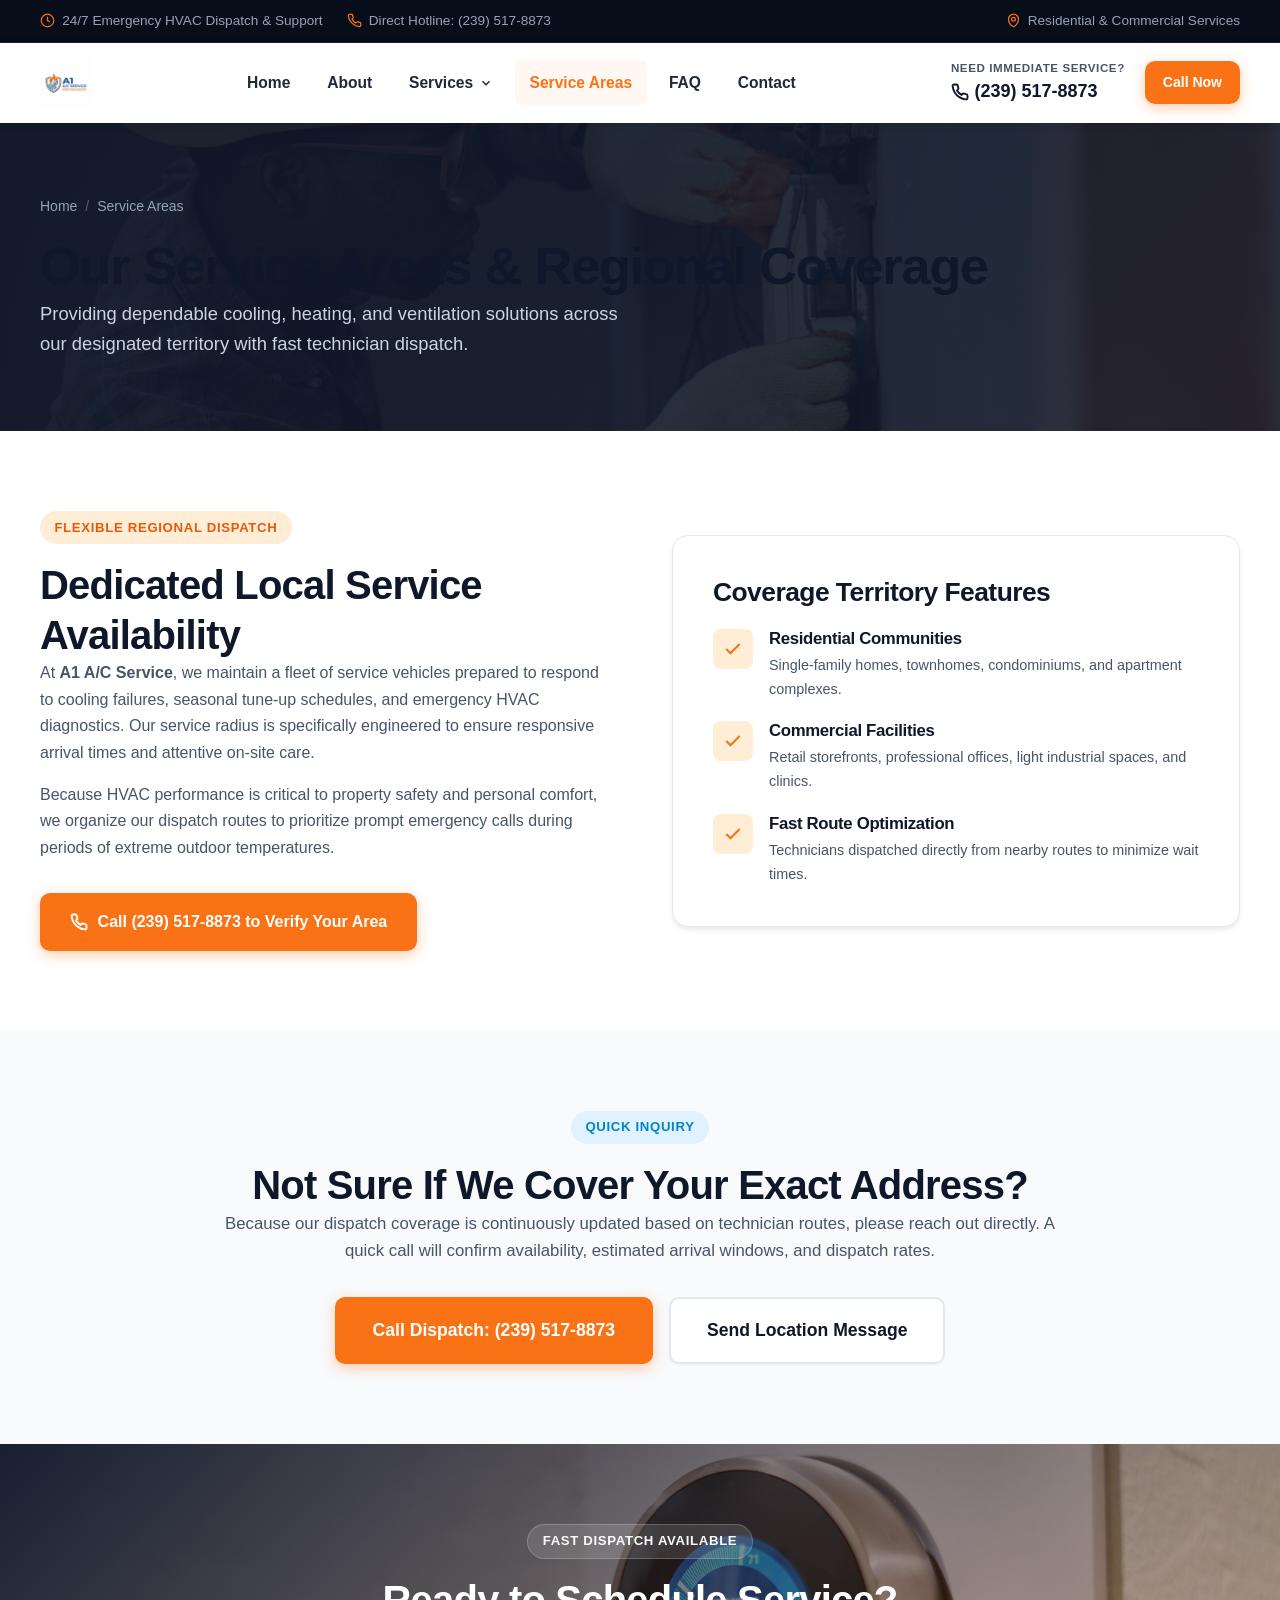
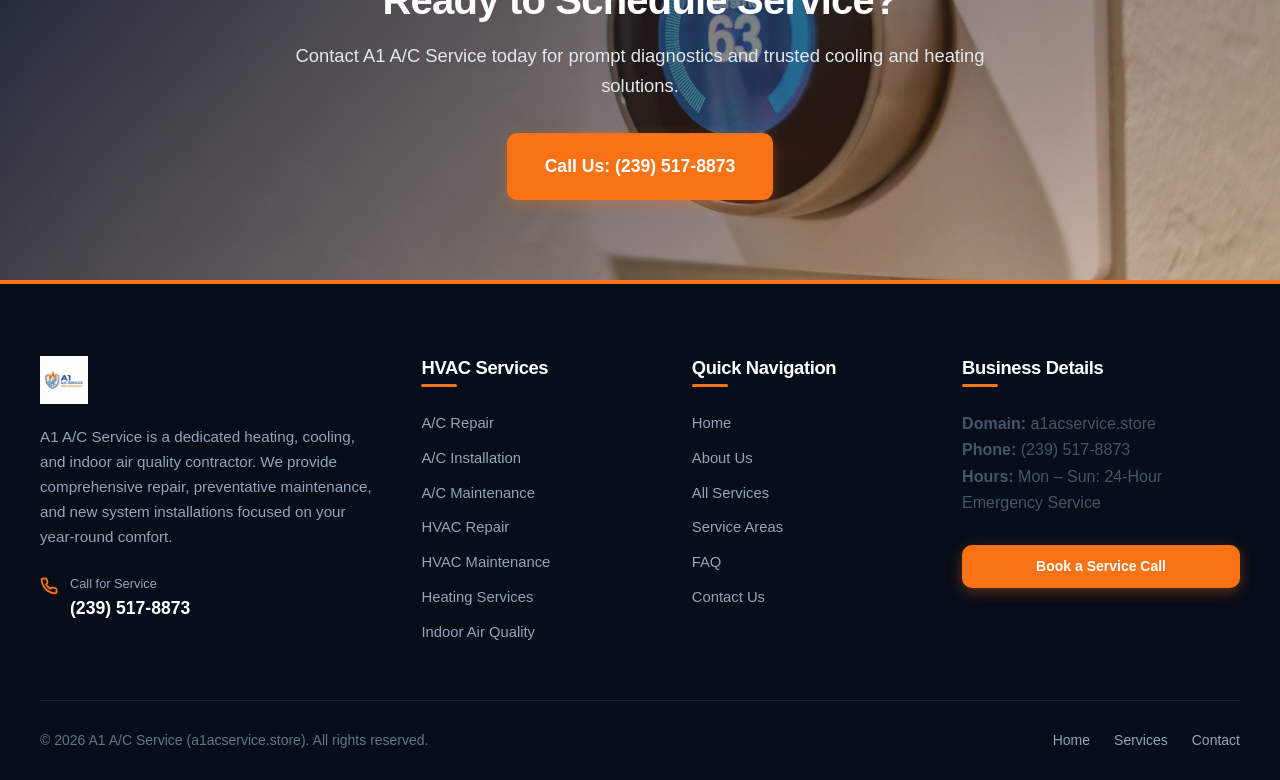
<file: service-areas.html>
<!DOCTYPE html>
<html lang="en">
<head>
  <meta charset="UTF-8">
  <meta name="viewport" content="width=device-width, initial-scale=1.0">
  <title>Service Areas | A1 A/C Service — Regional HVAC Coverage</title>
  <meta name="description" content="Learn about our regional air conditioning and HVAC service availability. Contact A1 A/C Service at (239) 517-8873 to verify coverage and schedule prompt dispatch.">
  <meta property="og:title" content="Service Areas | A1 A/C Service">
  <meta property="og:description" content="Learn about our regional air conditioning and HVAC service availability. Contact A1 A/C Service at (239) 517-8873.">
  <meta property="og:type" content="website">
  <meta property="og:url" content="https://a1acservice.store/service-areas">
  <meta property="og:image" content="assets/images/home/hero.jpg">
  <link rel="canonical" href="https://a1acservice.store/service-areas">
  <link rel="icon" type="image/png" href="assets/images/favicon/favicon.png">
  <link rel="stylesheet" href="assets/css/style.css">
</head>
<body>

  <!-- Top Utility Bar -->
  <div class="top-bar">
    <div class="container">
      <div class="top-bar-left">
        <div class="top-bar-item">
          <svg viewBox="0 0 24 24" fill="none" stroke="currentColor" stroke-width="2"><circle cx="12" cy="12" r="10"></circle><polyline points="12 6 12 12 16 14"></polyline></svg>
          <span>24/7 Emergency HVAC Dispatch &amp; Support</span>
        </div>
        <div class="top-bar-item">
          <svg viewBox="0 0 24 24" fill="none" stroke="currentColor" stroke-width="2"><path d="M22 16.92v3a2 2 0 0 1-2.18 2 19.79 19.79 0 0 1-8.63-3.07 19.5 19.5 0 0 1-6-6 19.79 19.79 0 0 1-3.07-8.67A2 2 0 0 1 4.11 2h3a2 2 0 0 1 2 1.72 12.84 12.84 0 0 0 .7 2.81 2 2 0 0 1-.45 2.11L8.09 9.91a16 16 0 0 0 6 6l1.27-1.27a2 2 0 0 1 2.11-.45 12.84 12.84 0 0 0 2.81.7A2 2 0 0 1 22 16.92z"></path></svg>
          <a href="tel:(239) 517-8873">Direct Hotline: (239) 517-8873</a>
        </div>
      </div>
      <div class="top-bar-right">
        <div class="top-bar-item">
          <svg viewBox="0 0 24 24" fill="none" stroke="currentColor" stroke-width="2"><path d="M12 22s-8-4.5-8-11.8A8 8 0 0 1 12 2a8 8 0 0 1 8 8.2c0 7.3-8 11.8-8 11.8z"></path><circle cx="12" cy="10" r="3"></circle></svg>
          <span>Residential &amp; Commercial Services</span>
        </div>
      </div>
    </div>
  </div>

  <!-- Main Sticky Header -->
  <header class="main-header">
    <div class="container header-container">
      <a href="index.html" class="logo-link" aria-label="A1 A/C Service Home">
        <img src="assets/images/logo/logo.png" alt="A1 A/C Service Logo" class="brand-logo-img">
      </a>

      <!-- Desktop Navigation Menu -->
      <nav class="nav-menu">
        <a href="index.html" class="nav-link">Home</a>
        <a href="about.html" class="nav-link">About</a>
        
        <!-- Services Dropdown -->
        <div class="nav-dropdown">
          <a href="services.html" class="nav-link">
            Services
            <svg width="14" height="14" viewBox="0 0 24 24" fill="none" stroke="currentColor" stroke-width="2.5"><polyline points="6 9 12 15 18 9"></polyline></svg>
          </a>
          <div class="dropdown-menu">
            <a href="ac-repair.html" class="dropdown-item">
              <svg viewBox="0 0 24 24" fill="none" stroke="currentColor" stroke-width="2"><path d="M14.7 6.3a1 1 0 0 0 0 1.4l1.6 1.6a1 1 0 0 0 1.4 0l3.77-3.77a6 6 0 0 1-7.94 7.94l-6.91 6.91a2.12 2.12 0 0 1-3-3l6.91-6.91a6 6 0 0 1 7.94-7.94l-3.76 3.76z"></path></svg>
              A/C Repair
            </a>
            <a href="ac-installation.html" class="dropdown-item">
              <svg viewBox="0 0 24 24" fill="none" stroke="currentColor" stroke-width="2"><rect x="2" y="6" width="20" height="12" rx="2"></rect><circle cx="12" cy="12" r="3"></circle><line x1="6" y1="12" x2="6.01" y2="12"></line><line x1="18" y1="12" x2="18.01" y2="12"></line></svg>
              A/C Installation
            </a>
            <a href="ac-maintenance.html" class="dropdown-item">
              <svg viewBox="0 0 24 24" fill="none" stroke="currentColor" stroke-width="2"><path d="M22 11.08V12a10 10 0 1 1-5.93-9.14"></path><polyline points="22 4 12 14.01 9 11.01"></polyline></svg>
              A/C Maintenance
            </a>
            <a href="hvac-repair.html" class="dropdown-item">
              <svg viewBox="0 0 24 24" fill="none" stroke="currentColor" stroke-width="2"><path d="M12 2v20M17 5H9.5a3.5 3.5 0 0 0 0 7h5a3.5 3.5 0 0 1 0 7H6"></path></svg>
              HVAC Repair
            </a>
            <a href="hvac-maintenance.html" class="dropdown-item">
              <svg viewBox="0 0 24 24" fill="none" stroke="currentColor" stroke-width="2"><circle cx="12" cy="12" r="3"></circle><path d="M19.4 15a1.65 1.65 0 0 0 .33 1.82l.06.06a2 2 0 0 1 0 2.83 2 2 0 0 1-2.83 0l-.06-.06a1.65 1.65 0 0 0-1.82-.33 1.65 1.65 0 0 0-1 1.51V21a2 2 0 0 1-2 2 2 2 0 0 1-2-2v-.09A1.65 1.65 0 0 0 9 19.4a1.65 1.65 0 0 0-1.82.33l-.06.06a2 2 0 0 1-2.83 0 2 2 0 0 1 0-2.83l.06-.06a1.65 1.65 0 0 0 .33-1.82 1.65 1.65 0 0 0-1.51-1H3a2 2 0 0 1-2-2 2 2 0 0 1 2-2h.09A1.65 1.65 0 0 0 4.6 9a1.65 1.65 0 0 0-.33-1.82l-.06-.06a2 2 0 0 1 0-2.83 2 2 0 0 1 2.83 0l.06.06a1.65 1.65 0 0 0 1.82.33H9a1.65 1.65 0 0 0 1-1.51V3a2 2 0 0 1 2-2 2 2 0 0 1 2 2v.09a1.65 1.65 0 0 0 1 1.51 1.65 1.65 0 0 0 1.82-.33l.06-.06a2 2 0 0 1 2.83 0 2 2 0 0 1 0 2.83l-.06.06a1.65 1.65 0 0 0-.33 1.82V9a1.65 1.65 0 0 0 1.51 1H21a2 2 0 0 1 2 2 2 2 0 0 1-2 2h-.09a1.65 1.65 0 0 0-1.51 1z"></path></svg>
              HVAC Maintenance
            </a>
            <a href="heating-services.html" class="dropdown-item">
              <svg viewBox="0 0 24 24" fill="none" stroke="currentColor" stroke-width="2"><path d="M8.5 14.5A2.5 2.5 0 0 0 11 12c0-1.38-.5-2-1-3-1.072-2.143-.224-4.054 2-6 .5 2.5 2 4.9 4 6.5 2 1.6 3 3.5 3 5.5a7 7 0 1 1-14 0c0-1.153.433-2.294 1-3a2.5 2.5 0 0 0 2.5 2.5z"></path></svg>
              Heating Services
            </a>
            <a href="air-quality.html" class="dropdown-item">
              <svg viewBox="0 0 24 24" fill="none" stroke="currentColor" stroke-width="2"><path d="M17.5 19H9a7 7 0 1 1 6.71-9h1.79a4.5 4.5 0 1 1 0 9Z"></path></svg>
              Indoor Air Quality
            </a>
          </div>
        </div>

        <a href="service-areas.html" class="nav-link active">Service Areas</a>
        <a href="faq.html" class="nav-link">FAQ</a>
        <a href="contact.html" class="nav-link">Contact</a>
      </nav>

      <!-- Header Actions -->
      <div class="header-actions">
        <div class="phone-quick">
          <span class="phone-label">Need Immediate Service?</span>
          <a href="tel:(239) 517-8873" class="phone-number">
            <svg width="18" height="18" viewBox="0 0 24 24" fill="none" stroke="currentColor" stroke-width="2.5"><path d="M22 16.92v3a2 2 0 0 1-2.18 2 19.79 19.79 0 0 1-8.63-3.07 19.5 19.5 0 0 1-6-6 19.79 19.79 0 0 1-3.07-8.67A2 2 0 0 1 4.11 2h3a2 2 0 0 1 2 1.72 12.84 12.84 0 0 0 .7 2.81 2 2 0 0 1-.45 2.11L8.09 9.91a16 16 0 0 0 6 6l1.27-1.27a2 2 0 0 1 2.11-.45 12.84 12.84 0 0 0 2.81.7A2 2 0 0 1 22 16.92z"></path></svg>
            (239) 517-8873
          </a>
        </div>
        <a href="tel:(239) 517-8873" class="btn btn-primary btn-sm">Call Now</a>
        <button class="mobile-toggle" aria-label="Open mobile navigation menu">
          <svg viewBox="0 0 24 24" fill="none" stroke="currentColor" stroke-width="2.5"><line x1="3" y1="12" x2="21" y2="12"></line><line x1="3" y1="6" x2="21" y2="6"></line><line x1="3" y1="18" x2="21" y2="18"></line></svg>
        </button>
      </div>
    </div>
  </header>

  <!-- Mobile Drawer -->
  <div class="mobile-nav-overlay"></div>
  <aside class="mobile-nav-drawer" aria-hidden="true">
    <div class="mobile-nav-header">
      <img src="assets/images/logo/logo.png" alt="A1 A/C Service" style="height: 40px;">
      <button class="mobile-nav-close" aria-label="Close navigation menu">
        <svg width="24" height="24" viewBox="0 0 24 24" fill="none" stroke="currentColor" stroke-width="2.5"><line x1="18" y1="6" x2="6" y2="18"></line><line x1="6" y1="6" x2="18" y2="18"></line></svg>
      </button>
    </div>
    <div class="mobile-nav-links">
      <a href="index.html" class="mobile-nav-item">Home</a>
      <a href="about.html" class="mobile-nav-item">About Us</a>
      <a href="services.html" class="mobile-nav-item">All Services</a>
      <div class="mobile-submenu">
        <a href="ac-repair.html" class="mobile-sub-item">A/C Repair</a>
        <a href="ac-installation.html" class="mobile-sub-item">A/C Installation</a>
        <a href="ac-maintenance.html" class="mobile-sub-item">A/C Maintenance</a>
        <a href="hvac-repair.html" class="mobile-sub-item">HVAC Repair</a>
        <a href="hvac-maintenance.html" class="mobile-sub-item">HVAC Maintenance</a>
        <a href="heating-services.html" class="mobile-sub-item">Heating Services</a>
        <a href="air-quality.html" class="mobile-sub-item">Indoor Air Quality</a>
      </div>
      <a href="service-areas.html" class="mobile-nav-item active">Service Areas</a>
      <a href="faq.html" class="mobile-nav-item">FAQ</a>
      <a href="contact.html" class="mobile-nav-item">Contact</a>
    </div>
    <div class="mobile-nav-cta">
      <a href="tel:(239) 517-8873" class="btn btn-primary" style="width: 100%;">Call (239) 517-8873</a>
    </div>
  </aside>

  <!-- Page Banner Hero -->
  <section class="page-hero" style="background-image: url('assets/images/home/hero.jpg');">
    <div class="page-hero-overlay"></div>
    <div class="container">
      <div class="breadcrumb">
        <a href="index.html">Home</a>
        <span class="breadcrumb-separator">/</span>
        <span>Service Areas</span>
      </div>
      <h1>Our Service Areas &amp; Regional Coverage</h1>
      <p style="color: #cbd5e1; font-size: 1.15rem; max-width: 600px;">
        Providing dependable cooling, heating, and ventilation solutions across our designated territory with fast technician dispatch.
      </p>
    </div>
  </section>

  <!-- Service Areas Explanation -->
  <section class="section">
    <div class="container">
      <div class="two-col-grid">
        <div>
          <div class="badge badge-orange">Flexible Regional Dispatch</div>
          <h2>Dedicated Local Service Availability</h2>
          <p>
            At <strong>A1 A/C Service</strong>, we maintain a fleet of service vehicles prepared to respond to cooling failures, seasonal tune-up schedules, and emergency HVAC diagnostics. Our service radius is specifically engineered to ensure responsive arrival times and attentive on-site care.
          </p>
          <p>
            Because HVAC performance is critical to property safety and personal comfort, we organize our dispatch routes to prioritize prompt emergency calls during periods of extreme outdoor temperatures.
          </p>
          <div style="margin-top: 2rem;">
            <a href="tel:(239) 517-8873" class="btn btn-primary">
              <svg width="18" height="18" viewBox="0 0 24 24" fill="none" stroke="currentColor" stroke-width="2.5"><path d="M22 16.92v3a2 2 0 0 1-2.18 2 19.79 19.79 0 0 1-8.63-3.07 19.5 19.5 0 0 1-6-6 19.79 19.79 0 0 1-3.07-8.67A2 2 0 0 1 4.11 2h3a2 2 0 0 1 2 1.72 12.84 12.84 0 0 0 .7 2.81 2 2 0 0 1-.45 2.11L8.09 9.91a16 16 0 0 0 6 6l1.27-1.27a2 2 0 0 1 2.11-.45 12.84 12.84 0 0 0 2.81.7A2 2 0 0 1 22 16.92z"></path></svg>
              Call (239) 517-8873 to Verify Your Area
            </a>
          </div>
        </div>

        <div style="background-color: #ffffff; border: 1px solid var(--border-color); border-radius: var(--radius-lg); padding: 2.5rem; box-shadow: var(--shadow-md);">
          <h3 style="margin-bottom: 1.25rem;">Coverage Territory Features</h3>
          <div style="display: flex; flex-direction: column; gap: 1.25rem;">
            <div style="display: flex; gap: 1rem; align-items: flex-start;">
              <div style="width: 40px; height: 40px; border-radius: 8px; background-color: var(--accent-light); color: var(--accent); display: flex; align-items: center; justify-content: center; flex-shrink: 0;">
                <svg width="20" height="20" viewBox="0 0 24 24" fill="none" stroke="currentColor" stroke-width="2.5"><polyline points="20 6 9 17 4 12"></polyline></svg>
              </div>
              <div>
                <h4 style="font-size: 1.05rem; margin-bottom: 0.25rem;">Residential Communities</h4>
                <p style="font-size: 0.9rem; margin-bottom: 0;">Single-family homes, townhomes, condominiums, and apartment complexes.</p>
              </div>
            </div>

            <div style="display: flex; gap: 1rem; align-items: flex-start;">
              <div style="width: 40px; height: 40px; border-radius: 8px; background-color: var(--accent-light); color: var(--accent); display: flex; align-items: center; justify-content: center; flex-shrink: 0;">
                <svg width="20" height="20" viewBox="0 0 24 24" fill="none" stroke="currentColor" stroke-width="2.5"><polyline points="20 6 9 17 4 12"></polyline></svg>
              </div>
              <div>
                <h4 style="font-size: 1.05rem; margin-bottom: 0.25rem;">Commercial Facilities</h4>
                <p style="font-size: 0.9rem; margin-bottom: 0;">Retail storefronts, professional offices, light industrial spaces, and clinics.</p>
              </div>
            </div>

            <div style="display: flex; gap: 1rem; align-items: flex-start;">
              <div style="width: 40px; height: 40px; border-radius: 8px; background-color: var(--accent-light); color: var(--accent); display: flex; align-items: center; justify-content: center; flex-shrink: 0;">
                <svg width="20" height="20" viewBox="0 0 24 24" fill="none" stroke="currentColor" stroke-width="2.5"><polyline points="20 6 9 17 4 12"></polyline></svg>
              </div>
              <div>
                <h4 style="font-size: 1.05rem; margin-bottom: 0.25rem;">Fast Route Optimization</h4>
                <p style="font-size: 0.9rem; margin-bottom: 0;">Technicians dispatched directly from nearby routes to minimize wait times.</p>
              </div>
            </div>
          </div>
        </div>
      </div>
    </div>
  </section>

  <!-- Location Verification Card -->
  <section class="section section-alt">
    <div class="container container-narrow" style="text-align: center;">
      <div class="badge badge-blue">Quick Inquiry</div>
      <h2>Not Sure If We Cover Your Exact Address?</h2>
      <p style="font-size: 1.05rem; margin-bottom: 2rem;">
        Because our dispatch coverage is continuously updated based on technician routes, please reach out directly. A quick call will confirm availability, estimated arrival windows, and dispatch rates.
      </p>
      <div style="display: flex; justify-content: center; gap: 1rem; flex-wrap: wrap;">
        <a href="tel:(239) 517-8873" class="btn btn-primary btn-lg">Call Dispatch: (239) 517-8873</a>
        <a href="contact.html" class="btn btn-secondary btn-lg">Send Location Message</a>
      </div>
    </div>
  </section>

  <!-- CTA Banner -->
  <section class="cta-banner" style="background-image: url('assets/images/home/cta-bg.jpg');">
    <div class="cta-banner-overlay"></div>
    <div class="container">
      <div class="badge badge-dark">Fast Dispatch Available</div>
      <h2>Ready to Schedule Service?</h2>
      <p>Contact A1 A/C Service today for prompt diagnostics and trusted cooling and heating solutions.</p>
      <div>
        <a href="tel:(239) 517-8873" class="btn btn-primary btn-lg">Call Us: (239) 517-8873</a>
      </div>
    </div>
  </section>

  <!-- FOOTER -->
  <footer class="main-footer">
    <div class="container">
      <div class="footer-top">
        <div class="footer-brand">
          <a href="index.html">
            <img src="assets/images/logo/footer-logo.png" alt="A1 A/C Service" class="footer-logo-img">
          </a>
          <p>
            A1 A/C Service is a dedicated heating, cooling, and indoor air quality contractor. We provide comprehensive repair, preventative maintenance, and new system installations focused on your year-round comfort.
          </p>
          <div class="footer-contact-item">
            <svg viewBox="0 0 24 24" fill="none" stroke="currentColor" stroke-width="2.5"><path d="M22 16.92v3a2 2 0 0 1-2.18 2 19.79 19.79 0 0 1-8.63-3.07 19.5 19.5 0 0 1-6-6 19.79 19.79 0 0 1-3.07-8.67A2 2 0 0 1 4.11 2h3a2 2 0 0 1 2 1.72 12.84 12.84 0 0 0 .7 2.81 2 2 0 0 1-.45 2.11L8.09 9.91a16 16 0 0 0 6 6l1.27-1.27a2 2 0 0 1 2.11-.45 12.84 12.84 0 0 0 2.81.7A2 2 0 0 1 22 16.92z"></path></svg>
            <div>
              <div style="font-size: 0.8rem; color: #94a3b8;">Call for Service</div>
              <a href="tel:(239) 517-8873">(239) 517-8873</a>
            </div>
          </div>
        </div>

        <div class="footer-widget">
          <h4>HVAC Services</h4>
          <div class="footer-links">
            <a href="ac-repair.html">A/C Repair</a>
            <a href="ac-installation.html">A/C Installation</a>
            <a href="ac-maintenance.html">A/C Maintenance</a>
            <a href="hvac-repair.html">HVAC Repair</a>
            <a href="hvac-maintenance.html">HVAC Maintenance</a>
            <a href="heating-services.html">Heating Services</a>
            <a href="air-quality.html">Indoor Air Quality</a>
          </div>
        </div>

        <div class="footer-widget">
          <h4>Quick Navigation</h4>
          <div class="footer-links">
            <a href="index.html">Home</a>
            <a href="about.html">About Us</a>
            <a href="services.html">All Services</a>
            <a href="service-areas.html">Service Areas</a>
            <a href="faq.html">FAQ</a>
            <a href="contact.html">Contact Us</a>
          </div>
        </div>

        <div class="footer-widget">
          <h4>Business Details</h4>
          <p style="margin-bottom: 0.75rem;">
            <strong>Domain:</strong> a1acservice.store<br>
            <strong>Phone:</strong> (239) 517-8873<br>
            <strong>Hours:</strong> Mon – Sun: 24-Hour Emergency Service
          </p>
          <a href="contact.html" class="btn btn-primary btn-sm" style="width: 100%; margin-top: 1rem;">Book a Service Call</a>
        </div>
      </div>

      <div class="footer-bottom">
        <div>
          &copy; 2026 A1 A/C Service (a1acservice.store). All rights reserved.
        </div>
        <div style="display: flex; gap: 1.5rem;">
          <a href="index.html">Home</a>
          <a href="services.html">Services</a>
          <a href="contact.html">Contact</a>
        </div>
      </div>
    </div>
  </footer>

  <script src="assets/js/main.js"></script>
</body>
</html>
</file>
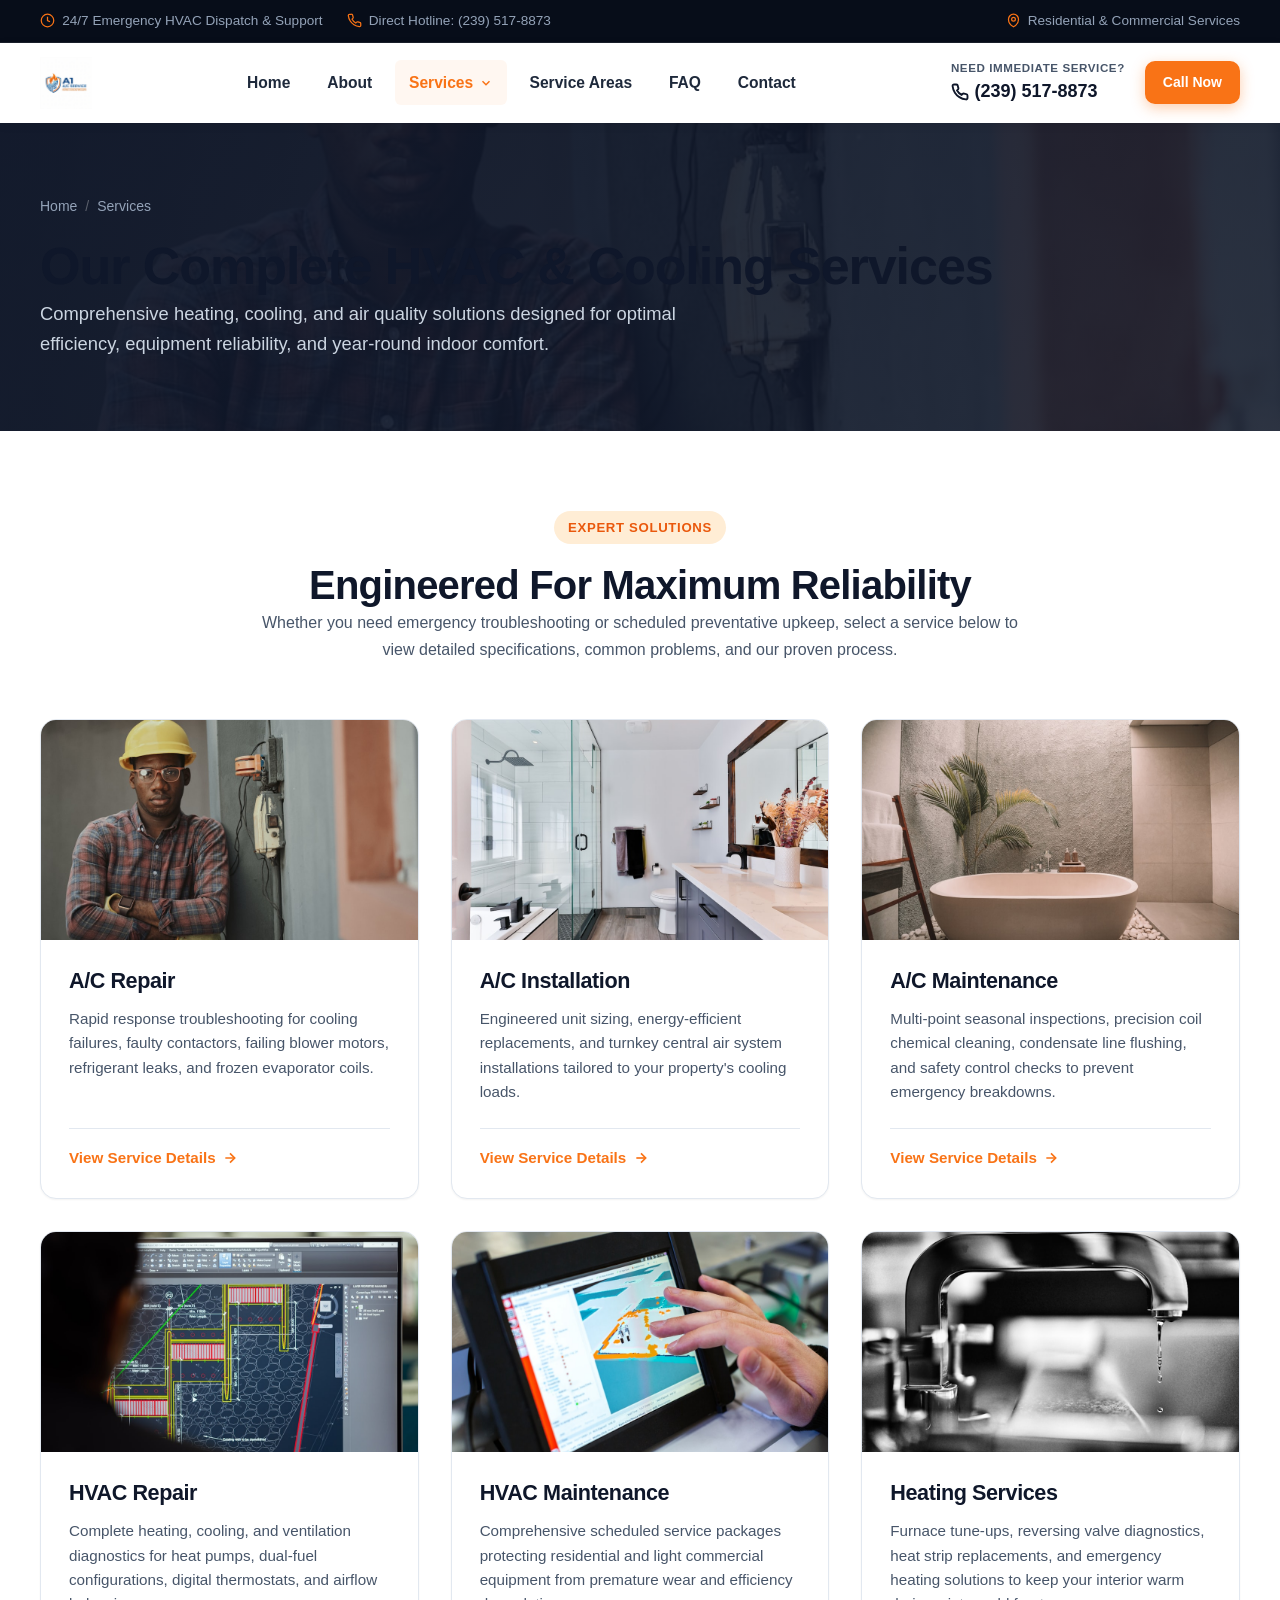
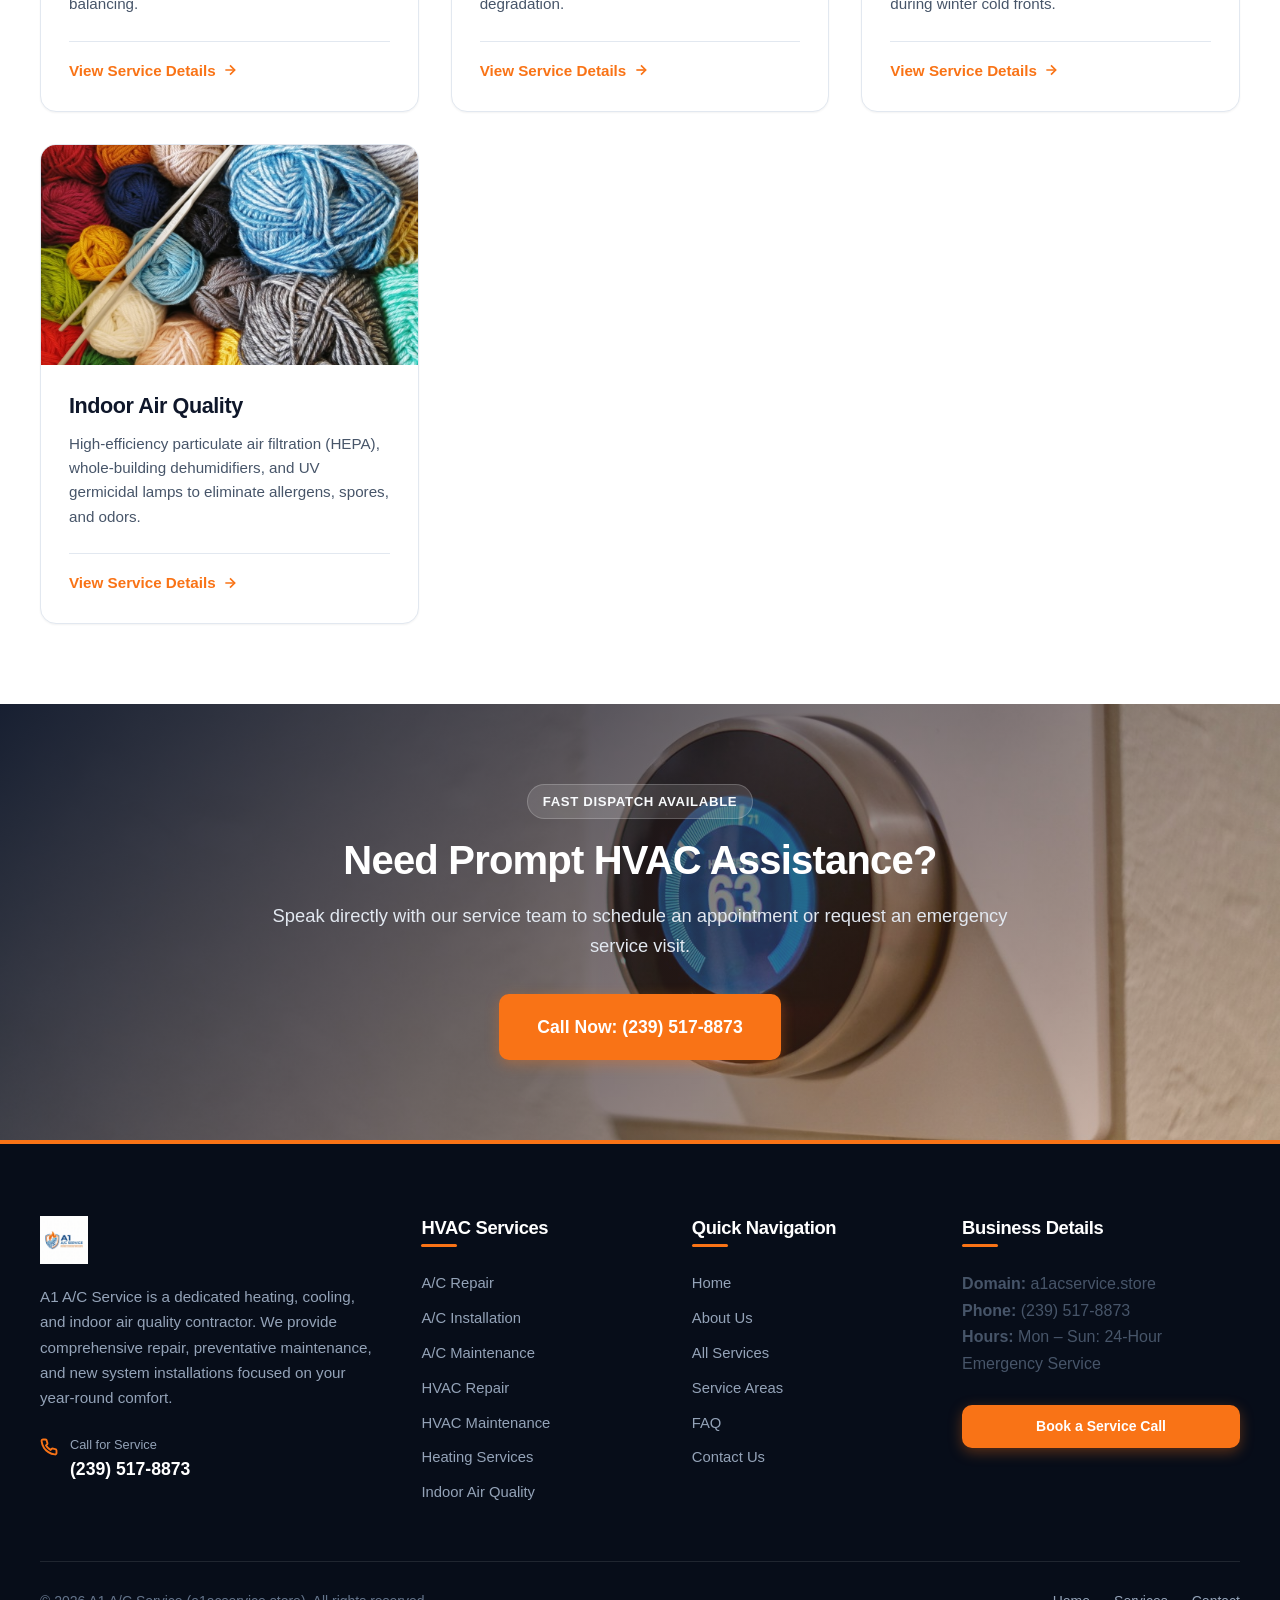
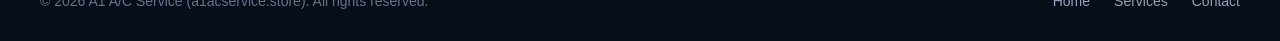
<file: services.html>
<!DOCTYPE html>
<html lang="en">
<head>
  <meta charset="UTF-8">
  <meta name="viewport" content="width=device-width, initial-scale=1.0">
  <title>HVAC &amp; Air Conditioning Services | A1 A/C Service</title>
  <meta name="description" content="Explore our full lineup of cooling, heating, and indoor air quality services. From emergency A/C repair to energy-efficient installations and preventative maintenance.">
  <meta property="og:title" content="HVAC &amp; Air Conditioning Services | A1 A/C Service">
  <meta property="og:description" content="Professional cooling, heating, and HVAC services. 24/7 emergency repair, preventative maintenance, and new installations. Call (239) 517-8873.">
  <meta property="og:type" content="website">
  <meta property="og:url" content="https://a1acservice.store/services">
  <meta property="og:image" content="assets/images/services/ac-repair.jpg">
  <link rel="canonical" href="https://a1acservice.store/services">
  <link rel="icon" type="image/png" href="assets/images/favicon/favicon.png">
  <link rel="stylesheet" href="assets/css/style.css">
</head>
<body>

  <!-- Top Utility Bar -->
  <div class="top-bar">
    <div class="container">
      <div class="top-bar-left">
        <div class="top-bar-item">
          <svg viewBox="0 0 24 24" fill="none" stroke="currentColor" stroke-width="2"><circle cx="12" cy="12" r="10"></circle><polyline points="12 6 12 12 16 14"></polyline></svg>
          <span>24/7 Emergency HVAC Dispatch &amp; Support</span>
        </div>
        <div class="top-bar-item">
          <svg viewBox="0 0 24 24" fill="none" stroke="currentColor" stroke-width="2"><path d="M22 16.92v3a2 2 0 0 1-2.18 2 19.79 19.79 0 0 1-8.63-3.07 19.5 19.5 0 0 1-6-6 19.79 19.79 0 0 1-3.07-8.67A2 2 0 0 1 4.11 2h3a2 2 0 0 1 2 1.72 12.84 12.84 0 0 0 .7 2.81 2 2 0 0 1-.45 2.11L8.09 9.91a16 16 0 0 0 6 6l1.27-1.27a2 2 0 0 1 2.11-.45 12.84 12.84 0 0 0 2.81.7A2 2 0 0 1 22 16.92z"></path></svg>
          <a href="tel:(239) 517-8873">Direct Hotline: (239) 517-8873</a>
        </div>
      </div>
      <div class="top-bar-right">
        <div class="top-bar-item">
          <svg viewBox="0 0 24 24" fill="none" stroke="currentColor" stroke-width="2"><path d="M12 22s-8-4.5-8-11.8A8 8 0 0 1 12 2a8 8 0 0 1 8 8.2c0 7.3-8 11.8-8 11.8z"></path><circle cx="12" cy="10" r="3"></circle></svg>
          <span>Residential &amp; Commercial Services</span>
        </div>
      </div>
    </div>
  </div>

  <!-- Main Sticky Header -->
  <header class="main-header">
    <div class="container header-container">
      <a href="index.html" class="logo-link" aria-label="A1 A/C Service Home">
        <img src="assets/images/logo/logo.png" alt="A1 A/C Service Logo" class="brand-logo-img">
      </a>

      <!-- Desktop Navigation Menu -->
      <nav class="nav-menu">
        <a href="index.html" class="nav-link">Home</a>
        <a href="about.html" class="nav-link">About</a>
        
        <!-- Services Dropdown -->
        <div class="nav-dropdown">
          <a href="services.html" class="nav-link active">
            Services
            <svg width="14" height="14" viewBox="0 0 24 24" fill="none" stroke="currentColor" stroke-width="2.5"><polyline points="6 9 12 15 18 9"></polyline></svg>
          </a>
          <div class="dropdown-menu">
            <a href="ac-repair.html" class="dropdown-item">
              <svg viewBox="0 0 24 24" fill="none" stroke="currentColor" stroke-width="2"><path d="M14.7 6.3a1 1 0 0 0 0 1.4l1.6 1.6a1 1 0 0 0 1.4 0l3.77-3.77a6 6 0 0 1-7.94 7.94l-6.91 6.91a2.12 2.12 0 0 1-3-3l6.91-6.91a6 6 0 0 1 7.94-7.94l-3.76 3.76z"></path></svg>
              A/C Repair
            </a>
            <a href="ac-installation.html" class="dropdown-item">
              <svg viewBox="0 0 24 24" fill="none" stroke="currentColor" stroke-width="2"><rect x="2" y="6" width="20" height="12" rx="2"></rect><circle cx="12" cy="12" r="3"></circle><line x1="6" y1="12" x2="6.01" y2="12"></line><line x1="18" y1="12" x2="18.01" y2="12"></line></svg>
              A/C Installation
            </a>
            <a href="ac-maintenance.html" class="dropdown-item">
              <svg viewBox="0 0 24 24" fill="none" stroke="currentColor" stroke-width="2"><path d="M22 11.08V12a10 10 0 1 1-5.93-9.14"></path><polyline points="22 4 12 14.01 9 11.01"></polyline></svg>
              A/C Maintenance
            </a>
            <a href="hvac-repair.html" class="dropdown-item">
              <svg viewBox="0 0 24 24" fill="none" stroke="currentColor" stroke-width="2"><path d="M12 2v20M17 5H9.5a3.5 3.5 0 0 0 0 7h5a3.5 3.5 0 0 1 0 7H6"></path></svg>
              HVAC Repair
            </a>
            <a href="hvac-maintenance.html" class="dropdown-item">
              <svg viewBox="0 0 24 24" fill="none" stroke="currentColor" stroke-width="2"><circle cx="12" cy="12" r="3"></circle><path d="M19.4 15a1.65 1.65 0 0 0 .33 1.82l.06.06a2 2 0 0 1 0 2.83 2 2 0 0 1-2.83 0l-.06-.06a1.65 1.65 0 0 0-1.82-.33 1.65 1.65 0 0 0-1 1.51V21a2 2 0 0 1-2 2 2 2 0 0 1-2-2v-.09A1.65 1.65 0 0 0 9 19.4a1.65 1.65 0 0 0-1.82.33l-.06.06a2 2 0 0 1-2.83 0 2 2 0 0 1 0-2.83l.06-.06a1.65 1.65 0 0 0 .33-1.82 1.65 1.65 0 0 0-1.51-1H3a2 2 0 0 1-2-2 2 2 0 0 1 2-2h.09A1.65 1.65 0 0 0 4.6 9a1.65 1.65 0 0 0-.33-1.82l-.06-.06a2 2 0 0 1 0-2.83 2 2 0 0 1 2.83 0l.06.06a1.65 1.65 0 0 0 1.82.33H9a1.65 1.65 0 0 0 1-1.51V3a2 2 0 0 1 2-2 2 2 0 0 1 2 2v.09a1.65 1.65 0 0 0 1 1.51 1.65 1.65 0 0 0 1.82-.33l.06-.06a2 2 0 0 1 2.83 0 2 2 0 0 1 0 2.83l-.06.06a1.65 1.65 0 0 0-.33 1.82V9a1.65 1.65 0 0 0 1.51 1H21a2 2 0 0 1 2 2 2 2 0 0 1-2 2h-.09a1.65 1.65 0 0 0-1.51 1z"></path></svg>
              HVAC Maintenance
            </a>
            <a href="heating-services.html" class="dropdown-item">
              <svg viewBox="0 0 24 24" fill="none" stroke="currentColor" stroke-width="2"><path d="M8.5 14.5A2.5 2.5 0 0 0 11 12c0-1.38-.5-2-1-3-1.072-2.143-.224-4.054 2-6 .5 2.5 2 4.9 4 6.5 2 1.6 3 3.5 3 5.5a7 7 0 1 1-14 0c0-1.153.433-2.294 1-3a2.5 2.5 0 0 0 2.5 2.5z"></path></svg>
              Heating Services
            </a>
            <a href="air-quality.html" class="dropdown-item">
              <svg viewBox="0 0 24 24" fill="none" stroke="currentColor" stroke-width="2"><path d="M17.5 19H9a7 7 0 1 1 6.71-9h1.79a4.5 4.5 0 1 1 0 9Z"></path></svg>
              Indoor Air Quality
            </a>
          </div>
        </div>

        <a href="service-areas.html" class="nav-link">Service Areas</a>
        <a href="faq.html" class="nav-link">FAQ</a>
        <a href="contact.html" class="nav-link">Contact</a>
      </nav>

      <!-- Header Actions -->
      <div class="header-actions">
        <div class="phone-quick">
          <span class="phone-label">Need Immediate Service?</span>
          <a href="tel:(239) 517-8873" class="phone-number">
            <svg width="18" height="18" viewBox="0 0 24 24" fill="none" stroke="currentColor" stroke-width="2.5"><path d="M22 16.92v3a2 2 0 0 1-2.18 2 19.79 19.79 0 0 1-8.63-3.07 19.5 19.5 0 0 1-6-6 19.79 19.79 0 0 1-3.07-8.67A2 2 0 0 1 4.11 2h3a2 2 0 0 1 2 1.72 12.84 12.84 0 0 0 .7 2.81 2 2 0 0 1-.45 2.11L8.09 9.91a16 16 0 0 0 6 6l1.27-1.27a2 2 0 0 1 2.11-.45 12.84 12.84 0 0 0 2.81.7A2 2 0 0 1 22 16.92z"></path></svg>
            (239) 517-8873
          </a>
        </div>
        <a href="tel:(239) 517-8873" class="btn btn-primary btn-sm">Call Now</a>
        <button class="mobile-toggle" aria-label="Open mobile navigation menu">
          <svg viewBox="0 0 24 24" fill="none" stroke="currentColor" stroke-width="2.5"><line x1="3" y1="12" x2="21" y2="12"></line><line x1="3" y1="6" x2="21" y2="6"></line><line x1="3" y1="18" x2="21" y2="18"></line></svg>
        </button>
      </div>
    </div>
  </header>

  <!-- Mobile Drawer -->
  <div class="mobile-nav-overlay"></div>
  <aside class="mobile-nav-drawer" aria-hidden="true">
    <div class="mobile-nav-header">
      <img src="assets/images/logo/logo.png" alt="A1 A/C Service" style="height: 40px;">
      <button class="mobile-nav-close" aria-label="Close navigation menu">
        <svg width="24" height="24" viewBox="0 0 24 24" fill="none" stroke="currentColor" stroke-width="2.5"><line x1="18" y1="6" x2="6" y2="18"></line><line x1="6" y1="6" x2="18" y2="18"></line></svg>
      </button>
    </div>
    <div class="mobile-nav-links">
      <a href="index.html" class="mobile-nav-item">Home</a>
      <a href="about.html" class="mobile-nav-item">About Us</a>
      <a href="services.html" class="mobile-nav-item active">All Services</a>
      <div class="mobile-submenu">
        <a href="ac-repair.html" class="mobile-sub-item">A/C Repair</a>
        <a href="ac-installation.html" class="mobile-sub-item">A/C Installation</a>
        <a href="ac-maintenance.html" class="mobile-sub-item">A/C Maintenance</a>
        <a href="hvac-repair.html" class="mobile-sub-item">HVAC Repair</a>
        <a href="hvac-maintenance.html" class="mobile-sub-item">HVAC Maintenance</a>
        <a href="heating-services.html" class="mobile-sub-item">Heating Services</a>
        <a href="air-quality.html" class="mobile-sub-item">Indoor Air Quality</a>
      </div>
      <a href="service-areas.html" class="mobile-nav-item">Service Areas</a>
      <a href="faq.html" class="mobile-nav-item">FAQ</a>
      <a href="contact.html" class="mobile-nav-item">Contact</a>
    </div>
    <div class="mobile-nav-cta">
      <a href="tel:(239) 517-8873" class="btn btn-primary" style="width: 100%;">Call (239) 517-8873</a>
    </div>
  </aside>

  <!-- Page Banner Hero -->
  <section class="page-hero" style="background-image: url('assets/images/services/ac-repair.jpg');">
    <div class="page-hero-overlay"></div>
    <div class="container">
      <div class="breadcrumb">
        <a href="index.html">Home</a>
        <span class="breadcrumb-separator">/</span>
        <span>Services</span>
      </div>
      <h1>Our Complete HVAC &amp; Cooling Services</h1>
      <p style="color: #cbd5e1; font-size: 1.15rem; max-width: 650px;">
        Comprehensive heating, cooling, and air quality solutions designed for optimal efficiency, equipment reliability, and year-round indoor comfort.
      </p>
    </div>
  </section>

  <!-- Services Grid Section -->
  <section class="section">
    <div class="container">
      <div class="section-header">
        <div class="badge badge-orange">Expert Solutions</div>
        <h2>Engineered For Maximum Reliability</h2>
        <p>Whether you need emergency troubleshooting or scheduled preventative upkeep, select a service below to view detailed specifications, common problems, and our proven process.</p>
      </div>

      <div class="services-grid">
        <!-- 1. A/C Repair -->
        <article class="service-card">
          <div class="service-card-image">
            <img src="assets/images/services/ac-repair.jpg" alt="A/C Repair Services">
          </div>
          <div class="service-card-body">
            <h3 class="service-card-title">A/C Repair</h3>
            <p class="service-card-text">
              Rapid response troubleshooting for cooling failures, faulty contactors, failing blower motors, refrigerant leaks, and frozen evaporator coils.
            </p>
            <div class="service-card-footer">
              <a href="ac-repair.html" class="learn-more-link">
                View Service Details
                <svg width="16" height="16" viewBox="0 0 24 24" fill="none" stroke="currentColor" stroke-width="2.5"><line x1="5" y1="12" x2="19" y2="12"></line><polyline points="12 5 19 12 12 19"></polyline></svg>
              </a>
            </div>
          </div>
        </article>

        <!-- 2. A/C Installation -->
        <article class="service-card">
          <div class="service-card-image">
            <img src="assets/images/services/ac-installation.jpg" alt="A/C Installation Services">
          </div>
          <div class="service-card-body">
            <h3 class="service-card-title">A/C Installation</h3>
            <p class="service-card-text">
              Engineered unit sizing, energy-efficient replacements, and turnkey central air system installations tailored to your property's cooling loads.
            </p>
            <div class="service-card-footer">
              <a href="ac-installation.html" class="learn-more-link">
                View Service Details
                <svg width="16" height="16" viewBox="0 0 24 24" fill="none" stroke="currentColor" stroke-width="2.5"><line x1="5" y1="12" x2="19" y2="12"></line><polyline points="12 5 19 12 12 19"></polyline></svg>
              </a>
            </div>
          </div>
        </article>

        <!-- 3. A/C Maintenance -->
        <article class="service-card">
          <div class="service-card-image">
            <img src="assets/images/services/ac-maintenance.jpg" alt="A/C Maintenance Services">
          </div>
          <div class="service-card-body">
            <h3 class="service-card-title">A/C Maintenance</h3>
            <p class="service-card-text">
              Multi-point seasonal inspections, precision coil chemical cleaning, condensate line flushing, and safety control checks to prevent emergency breakdowns.
            </p>
            <div class="service-card-footer">
              <a href="ac-maintenance.html" class="learn-more-link">
                View Service Details
                <svg width="16" height="16" viewBox="0 0 24 24" fill="none" stroke="currentColor" stroke-width="2.5"><line x1="5" y1="12" x2="19" y2="12"></line><polyline points="12 5 19 12 12 19"></polyline></svg>
              </a>
            </div>
          </div>
        </article>

        <!-- 4. HVAC Repair -->
        <article class="service-card">
          <div class="service-card-image">
            <img src="assets/images/services/hvac-repair.jpg" alt="HVAC Repair Services">
          </div>
          <div class="service-card-body">
            <h3 class="service-card-title">HVAC Repair</h3>
            <p class="service-card-text">
              Complete heating, cooling, and ventilation diagnostics for heat pumps, dual-fuel configurations, digital thermostats, and airflow balancing.
            </p>
            <div class="service-card-footer">
              <a href="hvac-repair.html" class="learn-more-link">
                View Service Details
                <svg width="16" height="16" viewBox="0 0 24 24" fill="none" stroke="currentColor" stroke-width="2.5"><line x1="5" y1="12" x2="19" y2="12"></line><polyline points="12 5 19 12 12 19"></polyline></svg>
              </a>
            </div>
          </div>
        </article>

        <!-- 5. HVAC Maintenance -->
        <article class="service-card">
          <div class="service-card-image">
            <img src="assets/images/services/hvac-maintenance.jpg" alt="HVAC Maintenance Services">
          </div>
          <div class="service-card-body">
            <h3 class="service-card-title">HVAC Maintenance</h3>
            <p class="service-card-text">
              Comprehensive scheduled service packages protecting residential and light commercial equipment from premature wear and efficiency degradation.
            </p>
            <div class="service-card-footer">
              <a href="hvac-maintenance.html" class="learn-more-link">
                View Service Details
                <svg width="16" height="16" viewBox="0 0 24 24" fill="none" stroke="currentColor" stroke-width="2.5"><line x1="5" y1="12" x2="19" y2="12"></line><polyline points="12 5 19 12 12 19"></polyline></svg>
              </a>
            </div>
          </div>
        </article>

        <!-- 6. Heating Services -->
        <article class="service-card">
          <div class="service-card-image">
            <img src="assets/images/services/heating-services.jpg" alt="Heating Services">
          </div>
          <div class="service-card-body">
            <h3 class="service-card-title">Heating Services</h3>
            <p class="service-card-text">
              Furnace tune-ups, reversing valve diagnostics, heat strip replacements, and emergency heating solutions to keep your interior warm during winter cold fronts.
            </p>
            <div class="service-card-footer">
              <a href="heating-services.html" class="learn-more-link">
                View Service Details
                <svg width="16" height="16" viewBox="0 0 24 24" fill="none" stroke="currentColor" stroke-width="2.5"><line x1="5" y1="12" x2="19" y2="12"></line><polyline points="12 5 19 12 12 19"></polyline></svg>
              </a>
            </div>
          </div>
        </article>

        <!-- 7. Indoor Air Quality -->
        <article class="service-card">
          <div class="service-card-image">
            <img src="assets/images/services/air-quality.jpg" alt="Indoor Air Quality Services">
          </div>
          <div class="service-card-body">
            <h3 class="service-card-title">Indoor Air Quality</h3>
            <p class="service-card-text">
              High-efficiency particulate air filtration (HEPA), whole-building dehumidifiers, and UV germicidal lamps to eliminate allergens, spores, and odors.
            </p>
            <div class="service-card-footer">
              <a href="air-quality.html" class="learn-more-link">
                View Service Details
                <svg width="16" height="16" viewBox="0 0 24 24" fill="none" stroke="currentColor" stroke-width="2.5"><line x1="5" y1="12" x2="19" y2="12"></line><polyline points="12 5 19 12 12 19"></polyline></svg>
              </a>
            </div>
          </div>
        </article>
      </div>
    </div>
  </section>

  <!-- CTA Banner -->
  <section class="cta-banner" style="background-image: url('assets/images/home/cta-bg.jpg');">
    <div class="cta-banner-overlay"></div>
    <div class="container">
      <div class="badge badge-dark">Fast Dispatch Available</div>
      <h2>Need Prompt HVAC Assistance?</h2>
      <p>Speak directly with our service team to schedule an appointment or request an emergency service visit.</p>
      <div>
        <a href="tel:(239) 517-8873" class="btn btn-primary btn-lg">Call Now: (239) 517-8873</a>
      </div>
    </div>
  </section>

  <!-- FOOTER -->
  <footer class="main-footer">
    <div class="container">
      <div class="footer-top">
        <div class="footer-brand">
          <a href="index.html">
            <img src="assets/images/logo/footer-logo.png" alt="A1 A/C Service" class="footer-logo-img">
          </a>
          <p>
            A1 A/C Service is a dedicated heating, cooling, and indoor air quality contractor. We provide comprehensive repair, preventative maintenance, and new system installations focused on your year-round comfort.
          </p>
          <div class="footer-contact-item">
            <svg viewBox="0 0 24 24" fill="none" stroke="currentColor" stroke-width="2.5"><path d="M22 16.92v3a2 2 0 0 1-2.18 2 19.79 19.79 0 0 1-8.63-3.07 19.5 19.5 0 0 1-6-6 19.79 19.79 0 0 1-3.07-8.67A2 2 0 0 1 4.11 2h3a2 2 0 0 1 2 1.72 12.84 12.84 0 0 0 .7 2.81 2 2 0 0 1-.45 2.11L8.09 9.91a16 16 0 0 0 6 6l1.27-1.27a2 2 0 0 1 2.11-.45 12.84 12.84 0 0 0 2.81.7A2 2 0 0 1 22 16.92z"></path></svg>
            <div>
              <div style="font-size: 0.8rem; color: #94a3b8;">Call for Service</div>
              <a href="tel:(239) 517-8873">(239) 517-8873</a>
            </div>
          </div>
        </div>

        <div class="footer-widget">
          <h4>HVAC Services</h4>
          <div class="footer-links">
            <a href="ac-repair.html">A/C Repair</a>
            <a href="ac-installation.html">A/C Installation</a>
            <a href="ac-maintenance.html">A/C Maintenance</a>
            <a href="hvac-repair.html">HVAC Repair</a>
            <a href="hvac-maintenance.html">HVAC Maintenance</a>
            <a href="heating-services.html">Heating Services</a>
            <a href="air-quality.html">Indoor Air Quality</a>
          </div>
        </div>

        <div class="footer-widget">
          <h4>Quick Navigation</h4>
          <div class="footer-links">
            <a href="index.html">Home</a>
            <a href="about.html">About Us</a>
            <a href="services.html">All Services</a>
            <a href="service-areas.html">Service Areas</a>
            <a href="faq.html">FAQ</a>
            <a href="contact.html">Contact Us</a>
          </div>
        </div>

        <div class="footer-widget">
          <h4>Business Details</h4>
          <p style="margin-bottom: 0.75rem;">
            <strong>Domain:</strong> a1acservice.store<br>
            <strong>Phone:</strong> (239) 517-8873<br>
            <strong>Hours:</strong> Mon – Sun: 24-Hour Emergency Service
          </p>
          <a href="contact.html" class="btn btn-primary btn-sm" style="width: 100%; margin-top: 1rem;">Book a Service Call</a>
        </div>
      </div>

      <div class="footer-bottom">
        <div>
          &copy; 2026 A1 A/C Service (a1acservice.store). All rights reserved.
        </div>
        <div style="display: flex; gap: 1.5rem;">
          <a href="index.html">Home</a>
          <a href="services.html">Services</a>
          <a href="contact.html">Contact</a>
        </div>
      </div>
    </div>
  </footer>

  <script src="assets/js/main.js"></script>
</body>
</html>
</file>
<file: assets/css/style.css>
/* ===================================================================
   A1 A/C Service — Premium HVAC Website Stylesheet
   Domain: a1acservice.store | Phone: +12395178873
   Clean Vanilla CSS3 — Works locally offline & on live hosting
   =================================================================== */

:root {
  --primary: #0f172a;        /* Deep Navy Charcoal */
  --primary-dark: #070d19;
  --primary-light: #1e293b;
  --accent: #f97316;         /* Professional HVAC Orange */
  --accent-hover: #ea580c;
  --accent-light: #ffedd5;
  --cool-blue: #0284c7;      /* A/C Cool Blue */
  --cool-light: #e0f2fe;
  --text-main: #0f172a;
  --text-muted: #475569;
  --text-light: #94a3b8;
  --bg-white: #ffffff;
  --bg-alt: #f8fafc;
  --bg-card: #ffffff;
  --border-color: #e2e8f0;
  --border-dark: #334155;
  
  --shadow-sm: 0 1px 2px 0 rgba(0, 0, 0, 0.05);
  --shadow-md: 0 4px 6px -1px rgba(0, 0, 0, 0.08), 0 2px 4px -2px rgba(0, 0, 0, 0.04);
  --shadow-lg: 0 10px 15px -3px rgba(0, 0, 0, 0.08), 0 4px 6px -4px rgba(0, 0, 0, 0.04);
  --shadow-xl: 0 20px 25px -5px rgba(0, 0, 0, 0.1), 0 8px 10px -6px rgba(0, 0, 0, 0.06);
  
  --radius-sm: 6px;
  --radius-md: 10px;
  --radius-lg: 16px;
  --radius-xl: 20px;
  
  --font-sans: -apple-system, BlinkMacSystemFont, "Segoe UI", Roboto, "Helvetica Neue", Arial, sans-serif;
  --transition: all 0.25s cubic-bezier(0.4, 0, 0.2, 1);
}

/* ===================================================================
   Reset & Base Styles (Full-width canvas, zero cramped boxes)
   =================================================================== */
*, *::before, *::after {
  box-sizing: border-box;
  margin: 0;
  padding: 0;
}

html {
  font-size: 16px;
  scroll-behavior: smooth;
  -webkit-text-size-adjust: 100%;
}

body {
  width: 100%;
  min-height: 100vh;
  margin: 0;
  padding: 0;
  font-family: var(--font-sans);
  font-size: 1rem;
  line-height: 1.65;
  color: var(--text-main);
  background-color: var(--bg-white);
  overflow-x: hidden;
}

/* Typography */
h1, h2, h3, h4, h5, h6 {
  color: var(--primary);
  font-weight: 800;
  line-height: 1.25;
  letter-spacing: -0.02em;
}

h1 { font-size: clamp(2rem, 4.5vw, 3.25rem); }
h2 { font-size: clamp(1.75rem, 3.5vw, 2.5rem); }
h3 { font-size: clamp(1.25rem, 2.5vw, 1.65rem); }
h4 { font-size: 1.15rem; font-weight: 700; }

p {
  margin-bottom: 1rem;
  color: var(--text-muted);
}

p:last-child {
  margin-bottom: 0;
}

a {
  color: inherit;
  text-decoration: none;
  transition: var(--transition);
}

img {
  max-width: 100%;
  height: auto;
  display: block;
}

ul, ol {
  list-style: none;
}

/* ===================================================================
   Containers & Layout
   Full-width sections, constrained content containers
   =================================================================== */
.container {
  width: 100%;
  max-width: 1240px;
  margin-left: auto;
  margin-right: auto;
  padding-left: 1.25rem;
  padding-right: 1.25rem;
}

.container-narrow {
  width: 100%;
  max-width: 900px;
  margin-left: auto;
  margin-right: auto;
  padding-left: 1.25rem;
  padding-right: 1.25rem;
}

.section {
  width: 100%;
  padding-top: 5rem;
  padding-bottom: 5rem;
}

.section-alt {
  background-color: var(--bg-alt);
}

.section-dark {
  background-color: var(--primary);
  color: #ffffff;
}

.section-dark h1,
.section-dark h2,
.section-dark h3,
.section-dark h4 {
  color: #ffffff;
}

.section-dark p {
  color: var(--text-light);
}

.section-header {
  text-align: center;
  max-width: 760px;
  margin: 0 auto 3.5rem auto;
}

.section-header.text-left {
  text-align: left;
  margin-left: 0;
}

.badge {
  display: inline-flex;
  align-items: center;
  gap: 0.5rem;
  padding: 0.35rem 0.9rem;
  border-radius: 9999px;
  font-size: 0.825rem;
  font-weight: 700;
  text-transform: uppercase;
  letter-spacing: 0.05em;
  margin-bottom: 1rem;
}

.badge-orange {
  background-color: var(--accent-light);
  color: var(--accent-hover);
}

.badge-blue {
  background-color: var(--cool-light);
  color: var(--cool-blue);
}

.badge-dark {
  background-color: rgba(255, 255, 255, 0.12);
  color: #f8fafc;
  border: 1px solid rgba(255, 255, 255, 0.2);
}

/* ===================================================================
   Buttons & CTAs
   =================================================================== */
.btn {
  display: inline-flex;
  align-items: center;
  justify-content: center;
  gap: 0.6rem;
  padding: 0.85rem 1.75rem;
  font-size: 1rem;
  font-weight: 700;
  border-radius: var(--radius-md);
  border: 2px solid transparent;
  cursor: pointer;
  white-space: nowrap;
  transition: var(--transition);
  text-align: center;
}

.btn-primary {
  background-color: var(--accent);
  color: #ffffff;
  border-color: var(--accent);
  box-shadow: 0 4px 14px rgba(249, 115, 22, 0.35);
}

.btn-primary:hover {
  background-color: var(--accent-hover);
  border-color: var(--accent-hover);
  transform: translateY(-2px);
  box-shadow: 0 6px 20px rgba(249, 115, 22, 0.45);
}

.btn-secondary {
  background-color: #ffffff;
  color: var(--primary);
  border-color: var(--border-color);
  box-shadow: var(--shadow-sm);
}

.btn-secondary:hover {
  background-color: var(--bg-alt);
  border-color: var(--primary);
  color: var(--primary);
  transform: translateY(-2px);
}

.btn-outline-white {
  background-color: transparent;
  color: #ffffff;
  border-color: rgba(255, 255, 255, 0.4);
}

.btn-outline-white:hover {
  background-color: rgba(255, 255, 255, 0.15);
  border-color: #ffffff;
}

.btn-lg {
  padding: 1.05rem 2.25rem;
  font-size: 1.1rem;
}

.btn-sm {
  padding: 0.5rem 1rem;
  font-size: 0.875rem;
}

/* ===================================================================
   Top Bar
   =================================================================== */
.top-bar {
  width: 100%;
  background-color: var(--primary-dark);
  color: var(--text-light);
  font-size: 0.85rem;
  padding: 0.6rem 0;
  border-bottom: 1px solid rgba(255, 255, 255, 0.08);
}

.top-bar .container {
  display: flex;
  align-items: center;
  justify-content: space-between;
  flex-wrap: wrap;
  gap: 0.75rem;
}

.top-bar-left, .top-bar-right {
  display: flex;
  align-items: center;
  gap: 1.5rem;
  flex-wrap: wrap;
}

.top-bar-item {
  display: inline-flex;
  align-items: center;
  gap: 0.45rem;
}

.top-bar-item svg {
  width: 15px;
  height: 15px;
  color: var(--accent);
}

.top-bar-item a:hover {
  color: #ffffff;
}

/* ===================================================================
   Main Sticky Header
   =================================================================== */
.main-header {
  position: sticky;
  top: 0;
  z-index: 1000;
  width: 100%;
  background-color: #ffffff;
  box-shadow: 0 2px 10px rgba(0, 0, 0, 0.07);
  transition: var(--transition);
}

.header-container {
  display: flex;
  align-items: center;
  justify-content: space-between;
  height: 80px;
}

.logo-link {
  display: flex;
  align-items: center;
  gap: 0.75rem;
}

.brand-logo-img {
  height: 52px;
  width: auto;
  object-fit: contain;
}

.nav-menu {
  display: flex;
  align-items: center;
  gap: 0.5rem;
}

.nav-link {
  font-weight: 600;
  font-size: 0.975rem;
  color: var(--primary-light);
  padding: 0.6rem 0.9rem;
  border-radius: var(--radius-sm);
  display: inline-flex;
  align-items: center;
  gap: 0.35rem;
  transition: var(--transition);
}

.nav-link:hover,
.nav-link.active {
  color: var(--accent);
  background-color: rgba(249, 115, 22, 0.06);
}

/* Services Dropdown */
.nav-dropdown {
  position: relative;
}

.dropdown-menu {
  position: absolute;
  top: 100%;
  left: 0;
  width: 260px;
  background-color: #ffffff;
  border: 1px solid var(--border-color);
  border-radius: var(--radius-md);
  box-shadow: var(--shadow-xl);
  padding: 0.5rem;
  opacity: 0;
  visibility: hidden;
  transform: translateY(10px);
  transition: var(--transition);
  z-index: 1100;
}

.nav-dropdown:hover .dropdown-menu,
.nav-dropdown.is-open .dropdown-menu {
  opacity: 1;
  visibility: visible;
  transform: translateY(0);
}

.dropdown-item {
  display: flex;
  align-items: center;
  gap: 0.65rem;
  padding: 0.65rem 0.85rem;
  border-radius: var(--radius-sm);
  font-weight: 600;
  font-size: 0.925rem;
  color: var(--primary-light);
  transition: var(--transition);
}

.dropdown-item:hover,
.dropdown-item.active {
  background-color: var(--bg-alt);
  color: var(--accent);
  transform: translateX(4px);
}

.dropdown-item svg {
  width: 18px;
  height: 18px;
  color: var(--accent);
  flex-shrink: 0;
}

/* Header Actions */
.header-actions {
  display: flex;
  align-items: center;
  gap: 1.25rem;
}

.phone-quick {
  display: flex;
  flex-direction: column;
  text-align: right;
}

.phone-label {
  font-size: 0.725rem;
  font-weight: 700;
  text-transform: uppercase;
  color: var(--text-muted);
  letter-spacing: 0.05em;
}

.phone-number {
  font-size: 1.125rem;
  font-weight: 800;
  color: var(--primary);
  display: flex;
  align-items: center;
  gap: 0.35rem;
}

.phone-number:hover {
  color: var(--accent);
}

/* Mobile Toggle */
.mobile-toggle {
  display: none;
  background: none;
  border: none;
  padding: 0.5rem;
  cursor: pointer;
  color: var(--primary);
}

.mobile-toggle svg {
  width: 28px;
  height: 28px;
}

/* Mobile Navigation Drawer */
.mobile-nav-overlay {
  position: fixed;
  inset: 0;
  background-color: rgba(15, 23, 42, 0.6);
  z-index: 1200;
  opacity: 0;
  visibility: hidden;
  transition: var(--transition);
}

.mobile-nav-drawer {
  position: fixed;
  top: 0;
  right: 0;
  width: 85%;
  max-width: 380px;
  height: 100%;
  background-color: #ffffff;
  z-index: 1300;
  padding: 1.75rem;
  display: flex;
  flex-direction: column;
  transform: translateX(100%);
  transition: transform 0.3s cubic-bezier(0.4, 0, 0.2, 1);
  overflow-y: auto;
}

.mobile-nav-open .mobile-nav-overlay {
  opacity: 1;
  visibility: visible;
}

.mobile-nav-open .mobile-nav-drawer {
  transform: translateX(0);
}

.mobile-nav-header {
  display: flex;
  align-items: center;
  justify-content: space-between;
  margin-bottom: 2rem;
  padding-bottom: 1rem;
  border-bottom: 1px solid var(--border-color);
}

.mobile-nav-close {
  background: none;
  border: none;
  padding: 0.5rem;
  cursor: pointer;
  color: var(--primary);
}

.mobile-nav-links {
  display: flex;
  flex-direction: column;
  gap: 0.5rem;
}

.mobile-nav-item {
  font-size: 1.05rem;
  font-weight: 700;
  padding: 0.75rem 0.5rem;
  border-radius: var(--radius-sm);
  color: var(--primary);
}

.mobile-nav-item:hover,
.mobile-nav-item.active {
  color: var(--accent);
  background-color: var(--bg-alt);
}

.mobile-submenu {
  padding-left: 1.25rem;
  margin-top: 0.25rem;
  margin-bottom: 0.5rem;
  display: flex;
  flex-direction: column;
  gap: 0.4rem;
}

.mobile-sub-item {
  font-size: 0.95rem;
  font-weight: 600;
  color: var(--text-muted);
  padding: 0.4rem 0.5rem;
  border-radius: var(--radius-sm);
}

.mobile-sub-item:hover,
.mobile-sub-item.active {
  color: var(--accent);
}

.mobile-nav-cta {
  margin-top: auto;
  padding-top: 2rem;
  display: flex;
  flex-direction: column;
  gap: 1rem;
}

/* ===================================================================
   Hero Section
   =================================================================== */
.hero {
  position: relative;
  width: 100%;
  min-height: 560px;
  display: flex;
  align-items: center;
  background-color: var(--primary);
  background-size: cover;
  background-position: center;
  background-repeat: no-repeat;
  color: #ffffff;
  padding: 5rem 0;
}

.hero-overlay {
  position: absolute;
  inset: 0;
  background: linear-gradient(90deg, rgba(15, 23, 42, 0.94) 0%, rgba(15, 23, 42, 0.85) 55%, rgba(15, 23, 42, 0.6) 100%);
  z-index: 1;
}

.hero .container {
  position: relative;
  z-index: 2;
}

.hero-content {
  max-width: 680px;
}

.hero-title {
  color: #ffffff;
  margin-bottom: 1.25rem;
}

.hero-title span {
  color: var(--accent);
}

.hero-text {
  color: #e2e8f0;
  font-size: 1.15rem;
  line-height: 1.7;
  margin-bottom: 2rem;
}

.hero-actions {
  display: flex;
  align-items: center;
  gap: 1rem;
  flex-wrap: wrap;
  margin-bottom: 2.5rem;
}

.hero-trust-bar {
  display: flex;
  align-items: center;
  gap: 2rem;
  flex-wrap: wrap;
  padding-top: 1.5rem;
  border-top: 1px solid rgba(255, 255, 255, 0.15);
}

.trust-item {
  display: flex;
  align-items: center;
  gap: 0.6rem;
  font-size: 0.925rem;
  font-weight: 600;
  color: #f1f5f9;
}

.trust-item svg {
  width: 20px;
  height: 20px;
  color: var(--accent);
  flex-shrink: 0;
}

/* Page Banner Hero for Sub-pages */
.page-hero {
  position: relative;
  width: 100%;
  background-color: var(--primary);
  background-size: cover;
  background-position: center;
  color: #ffffff;
  padding: 4.5rem 0;
}

.page-hero-overlay {
  position: absolute;
  inset: 0;
  background: linear-gradient(135deg, rgba(15, 23, 42, 0.95) 0%, rgba(15, 23, 42, 0.82) 100%);
  z-index: 1;
}

.page-hero .container {
  position: relative;
  z-index: 2;
}

.breadcrumb {
  display: flex;
  align-items: center;
  gap: 0.5rem;
  font-size: 0.875rem;
  color: var(--text-light);
  margin-bottom: 1rem;
}

.breadcrumb a:hover {
  color: var(--accent);
}

.breadcrumb-separator {
  color: rgba(255, 255, 255, 0.3);
}

/* ===================================================================
   Quick Highlights Bar
   =================================================================== */
.highlights-bar {
  width: 100%;
  background-color: #ffffff;
  box-shadow: var(--shadow-md);
  margin-top: -30px;
  position: relative;
  z-index: 10;
  border-radius: var(--radius-lg);
}

.highlights-grid {
  display: grid;
  grid-template-columns: repeat(4, 1fr);
  divide-x: 1px solid var(--border-color);
}

.highlight-item {
  padding: 1.75rem 1.5rem;
  display: flex;
  align-items: flex-start;
  gap: 1rem;
}

.highlight-icon {
  width: 48px;
  height: 48px;
  border-radius: var(--radius-md);
  background-color: var(--accent-light);
  color: var(--accent);
  display: flex;
  align-items: center;
  justify-content: center;
  flex-shrink: 0;
}

.highlight-icon svg {
  width: 24px;
  height: 24px;
}

.highlight-content h4 {
  font-size: 1.05rem;
  margin-bottom: 0.25rem;
  color: var(--primary);
}

.highlight-content p {
  font-size: 0.875rem;
  color: var(--text-muted);
  line-height: 1.5;
  margin-bottom: 0;
}

/* ===================================================================
   Introduction Section
   =================================================================== */
.two-col-grid {
  display: grid;
  grid-template-columns: 1fr 1fr;
  gap: 4rem;
  align-items: center;
}

.intro-image-wrapper {
  position: relative;
}

.intro-img {
  width: 100%;
  border-radius: var(--radius-lg);
  box-shadow: var(--shadow-xl);
  object-fit: cover;
}

.experience-card {
  position: absolute;
  bottom: -25px;
  right: -25px;
  background-color: var(--primary);
  color: #ffffff;
  padding: 1.5rem 2rem;
  border-radius: var(--radius-md);
  box-shadow: var(--shadow-xl);
  border: 3px solid #ffffff;
}

.exp-number {
  font-size: 2rem;
  font-weight: 900;
  color: var(--accent);
  line-height: 1;
}

.exp-label {
  font-size: 0.85rem;
  font-weight: 700;
  color: #ffffff;
  text-transform: uppercase;
  letter-spacing: 0.05em;
}

.feature-bullets {
  margin: 1.5rem 0 2rem 0;
  display: flex;
  flex-direction: column;
  gap: 0.85rem;
}

.bullet-item {
  display: flex;
  align-items: center;
  gap: 0.75rem;
  font-weight: 600;
  color: var(--primary-light);
}

.bullet-item svg {
  width: 20px;
  height: 20px;
  color: var(--accent);
  flex-shrink: 0;
}

/* ===================================================================
   Service Cards Grid
   =================================================================== */
.services-grid {
  display: grid;
  grid-template-columns: repeat(3, 1fr);
  gap: 2rem;
}

.service-card {
  background-color: var(--bg-card);
  border: 1px solid var(--border-color);
  border-radius: var(--radius-lg);
  overflow: hidden;
  box-shadow: var(--shadow-sm);
  transition: var(--transition);
  display: flex;
  flex-direction: column;
}

.service-card:hover {
  transform: translateY(-6px);
  box-shadow: var(--shadow-xl);
  border-color: rgba(249, 115, 22, 0.4);
}

.service-card-image {
  position: relative;
  height: 220px;
  overflow: hidden;
}

.service-card-image img {
  width: 100%;
  height: 100%;
  object-fit: cover;
  transition: transform 0.4s ease;
}

.service-card:hover .service-card-image img {
  transform: scale(1.06);
}

.service-card-body {
  padding: 1.75rem;
  display: flex;
  flex-direction: column;
  flex-grow: 1;
}

.service-card-title {
  font-size: 1.35rem;
  margin-bottom: 0.75rem;
}

.service-card-text {
  font-size: 0.95rem;
  line-height: 1.6;
  color: var(--text-muted);
  margin-bottom: 1.5rem;
  flex-grow: 1;
}

.service-card-footer {
  margin-top: auto;
  display: flex;
  align-items: center;
  justify-content: space-between;
  padding-top: 1rem;
  border-top: 1px solid var(--border-color);
}

.learn-more-link {
  display: inline-flex;
  align-items: center;
  gap: 0.4rem;
  font-size: 0.95rem;
  font-weight: 700;
  color: var(--accent);
}

.learn-more-link:hover {
  color: var(--accent-hover);
  gap: 0.6rem;
}

/* ===================================================================
   Why Choose Us Section
   =================================================================== */
.cards-grid-4 {
  display: grid;
  grid-template-columns: repeat(4, 1fr);
  gap: 1.75rem;
}

.why-card {
  background-color: #ffffff;
  padding: 2rem 1.5rem;
  border-radius: var(--radius-lg);
  border: 1px solid var(--border-color);
  box-shadow: var(--shadow-sm);
  transition: var(--transition);
  text-align: left;
}

.why-card:hover {
  transform: translateY(-4px);
  box-shadow: var(--shadow-lg);
  border-color: var(--accent);
}

.why-icon {
  width: 54px;
  height: 54px;
  border-radius: var(--radius-md);
  background-color: var(--bg-alt);
  color: var(--accent);
  display: flex;
  align-items: center;
  justify-content: center;
  margin-bottom: 1.25rem;
}

.why-icon svg {
  width: 28px;
  height: 28px;
}

.why-card h4 {
  font-size: 1.15rem;
  margin-bottom: 0.65rem;
}

.why-card p {
  font-size: 0.925rem;
  line-height: 1.6;
  color: var(--text-muted);
}

/* ===================================================================
   How It Works (5-Step Process)
   =================================================================== */
.process-steps-grid {
  display: grid;
  grid-template-columns: repeat(5, 1fr);
  gap: 1.5rem;
  position: relative;
}

.process-card {
  background-color: #ffffff;
  border: 1px solid var(--border-color);
  border-radius: var(--radius-lg);
  padding: 2rem 1.25rem;
  text-align: center;
  position: relative;
  box-shadow: var(--shadow-sm);
  transition: var(--transition);
}

.process-card:hover {
  transform: translateY(-5px);
  box-shadow: var(--shadow-lg);
  border-color: var(--accent);
}

.step-badge {
  width: 44px;
  height: 44px;
  border-radius: 9999px;
  background-color: var(--accent);
  color: #ffffff;
  font-size: 1.1rem;
  font-weight: 800;
  display: flex;
  align-items: center;
  justify-content: center;
  margin: 0 auto 1.25rem auto;
  box-shadow: 0 4px 10px rgba(249, 115, 22, 0.35);
}

.process-card h4 {
  font-size: 1.1rem;
  margin-bottom: 0.5rem;
}

.process-card p {
  font-size: 0.875rem;
  line-height: 1.5;
  color: var(--text-muted);
}

/* ===================================================================
   Informative HVAC Content / Technical Showcase
   =================================================================== */
.info-box-grid {
  display: grid;
  grid-template-columns: repeat(3, 1fr);
  gap: 2rem;
  margin-top: 2rem;
}

.info-box {
  background: #ffffff;
  border: 1px solid var(--border-color);
  border-radius: var(--radius-lg);
  padding: 2rem;
  box-shadow: var(--shadow-sm);
}

.info-box-icon {
  width: 44px;
  height: 44px;
  background-color: var(--cool-light);
  color: var(--cool-blue);
  border-radius: var(--radius-md);
  display: flex;
  align-items: center;
  justify-content: center;
  margin-bottom: 1rem;
}

.info-box h4 {
  margin-bottom: 0.75rem;
}

/* ===================================================================
   FAQ Accordion (Normal-sized clean icons)
   =================================================================== */
.faq-accordion {
  display: flex;
  flex-direction: column;
  gap: 1rem;
  max-width: 860px;
  margin: 0 auto;
}

.faq-item {
  background-color: #ffffff;
  border: 1px solid var(--border-color);
  border-radius: var(--radius-md);
  overflow: hidden;
  box-shadow: var(--shadow-sm);
  transition: var(--transition);
}

.faq-item.is-active {
  border-color: var(--accent);
  box-shadow: var(--shadow-md);
}

.faq-question-btn {
  width: 100%;
  display: flex;
  align-items: center;
  justify-content: space-between;
  padding: 1.35rem 1.5rem;
  background: none;
  border: none;
  font-size: 1.05rem;
  font-weight: 700;
  color: var(--primary);
  text-align: left;
  cursor: pointer;
  gap: 1rem;
  transition: var(--transition);
}

.faq-question-btn:hover {
  color: var(--accent);
  background-color: rgba(249, 115, 22, 0.02);
}

/* Normal sized clean accordion icon */
.faq-icon {
  width: 22px;
  height: 22px;
  flex-shrink: 0;
  color: var(--text-muted);
  transition: transform 0.3s ease, color 0.3s ease;
}

.faq-item.is-active .faq-icon {
  transform: rotate(180deg);
  color: var(--accent);
}

.faq-answer {
  max-height: 0;
  overflow: hidden;
  transition: max-height 0.35s ease, padding 0.35s ease;
  padding: 0 1.5rem;
}

.faq-item.is-active .faq-answer {
  padding-bottom: 1.5rem;
}

.faq-answer p {
  font-size: 0.95rem;
  line-height: 1.65;
  color: var(--text-muted);
}

/* ===================================================================
   Call to Action (CTA) Section
   =================================================================== */
.cta-banner {
  position: relative;
  width: 100%;
  background-color: var(--primary);
  background-size: cover;
  background-position: center;
  padding: 5rem 0;
  color: #ffffff;
}

.cta-banner-overlay {
  position: absolute;
  inset: 0;
  background: linear-gradient(135deg, rgba(15, 23, 42, 0.95) 0%, rgba(249, 115, 22, 0.2) 100%);
  z-index: 1;
}

.cta-banner .container {
  position: relative;
  z-index: 2;
  text-align: center;
  max-width: 800px;
}

.cta-banner h2 {
  color: #ffffff;
  margin-bottom: 1rem;
}

.cta-banner p {
  color: #e2e8f0;
  font-size: 1.15rem;
  margin-bottom: 2rem;
}

.cta-phone-card {
  display: inline-flex;
  align-items: center;
  gap: 1rem;
  background-color: rgba(255, 255, 255, 0.1);
  backdrop-filter: blur(8px);
  border: 1px solid rgba(255, 255, 255, 0.2);
  padding: 0.85rem 1.75rem;
  border-radius: var(--radius-lg);
  margin-top: 1.5rem;
}

.cta-phone-card span {
  font-size: 0.9rem;
  text-transform: uppercase;
  font-weight: 700;
  letter-spacing: 0.05em;
  color: #94a3b8;
}

.cta-phone-card a {
  font-size: 1.35rem;
  font-weight: 800;
  color: #ffffff;
}

.cta-phone-card a:hover {
  color: var(--accent);
}

/* ===================================================================
   Contact Form & Info
   =================================================================== */
.contact-layout {
  display: grid;
  grid-template-columns: 1fr 1fr;
  gap: 3.5rem;
}

.contact-card {
  background-color: #ffffff;
  border: 1px solid var(--border-color);
  border-radius: var(--radius-lg);
  padding: 2.5rem;
  box-shadow: var(--shadow-md);
}

.contact-info-list {
  display: flex;
  flex-direction: column;
  gap: 1.5rem;
  margin: 2rem 0;
}

.contact-info-item {
  display: flex;
  align-items: flex-start;
  gap: 1rem;
}

.contact-info-icon {
  width: 46px;
  height: 46px;
  border-radius: var(--radius-md);
  background-color: var(--accent-light);
  color: var(--accent);
  display: flex;
  align-items: center;
  justify-content: center;
  flex-shrink: 0;
}

.contact-info-content h5 {
  font-size: 0.85rem;
  text-transform: uppercase;
  letter-spacing: 0.05em;
  color: var(--text-muted);
  margin-bottom: 0.2rem;
}

.contact-info-content a,
.contact-info-content p {
  font-size: 1.1rem;
  font-weight: 700;
  color: var(--primary);
  margin-bottom: 0;
}

.contact-info-content a:hover {
  color: var(--accent);
}

.form-group {
  margin-bottom: 1.25rem;
}

.form-label {
  display: block;
  font-size: 0.9rem;
  font-weight: 600;
  color: var(--primary);
  margin-bottom: 0.4rem;
}

.form-input,
.form-select,
.form-textarea {
  width: 100%;
  padding: 0.8rem 1rem;
  font-family: inherit;
  font-size: 0.95rem;
  color: var(--text-main);
  background-color: var(--bg-alt);
  border: 1px solid var(--border-color);
  border-radius: var(--radius-md);
  outline: none;
  transition: var(--transition);
}

.form-input:focus,
.form-select:focus,
.form-textarea:focus {
  background-color: #ffffff;
  border-color: var(--accent);
  box-shadow: 0 0 0 3px rgba(249, 115, 22, 0.15);
}

.form-textarea {
  resize: vertical;
  min-height: 120px;
}

.form-notice {
  font-size: 0.825rem;
  color: var(--text-muted);
  margin-top: 0.75rem;
}

/* ===================================================================
   Service Detail Page Specifics
   =================================================================== */
.service-detail-grid {
  display: grid;
  grid-template-columns: 2fr 1fr;
  gap: 3rem;
  align-items: flex-start;
}

.service-main-content {
  display: flex;
  flex-direction: column;
  gap: 2.5rem;
}

.service-hero-img {
  width: 100%;
  height: 380px;
  object-fit: cover;
  border-radius: var(--radius-lg);
  box-shadow: var(--shadow-lg);
}

.service-sidebar {
  position: sticky;
  top: 100px;
  display: flex;
  flex-direction: column;
  gap: 2rem;
}

.sidebar-widget {
  background-color: #ffffff;
  border: 1px solid var(--border-color);
  border-radius: var(--radius-lg);
  padding: 1.75rem;
  box-shadow: var(--shadow-sm);
}

.sidebar-widget.widget-dark {
  background-color: var(--primary);
  color: #ffffff;
  border: none;
}

.sidebar-widget.widget-dark h4 {
  color: #ffffff;
}

.sidebar-widget.widget-dark p {
  color: var(--text-light);
}

.sidebar-service-list {
  display: flex;
  flex-direction: column;
  gap: 0.5rem;
}

.sidebar-service-link {
  display: flex;
  align-items: center;
  justify-content: space-between;
  padding: 0.75rem 1rem;
  background-color: var(--bg-alt);
  border-radius: var(--radius-sm);
  font-weight: 600;
  font-size: 0.925rem;
  color: var(--primary-light);
}

.sidebar-service-link:hover,
.sidebar-service-link.active {
  background-color: var(--accent);
  color: #ffffff;
}

.problems-grid {
  display: grid;
  grid-template-columns: 1fr 1fr;
  gap: 1.25rem;
  margin-top: 1rem;
}

.problem-card {
  background-color: var(--bg-alt);
  border-left: 4px solid var(--accent);
  padding: 1.25rem;
  border-radius: 0 var(--radius-md) var(--radius-md) 0;
}

.problem-card h5 {
  font-size: 1.05rem;
  margin-bottom: 0.35rem;
  color: var(--primary);
}

.problem-card p {
  font-size: 0.9rem;
  margin-bottom: 0;
}

/* ===================================================================
   Footer
   =================================================================== */
.main-footer {
  width: 100%;
  background-color: var(--primary-dark);
  color: #cbd5e1;
  padding-top: 4.5rem;
  border-top: 4px solid var(--accent);
}

.footer-top {
  display: grid;
  grid-template-columns: 1.5fr 1fr 1fr 1.25fr;
  gap: 3rem;
  padding-bottom: 3.5rem;
  border-bottom: 1px solid rgba(255, 255, 255, 0.1);
}

.footer-brand p {
  color: var(--text-light);
  font-size: 0.95rem;
  line-height: 1.65;
  margin: 1.25rem 0 1.5rem 0;
}

.footer-logo-img {
  height: 48px;
  width: auto;
  object-fit: contain;
}

.footer-widget h4 {
  color: #ffffff;
  font-size: 1.15rem;
  margin-bottom: 1.5rem;
  position: relative;
  padding-bottom: 0.5rem;
}

.footer-widget h4::after {
  content: "";
  position: absolute;
  bottom: 0;
  left: 0;
  width: 36px;
  height: 3px;
  background-color: var(--accent);
  border-radius: 2px;
}

.footer-links {
  display: flex;
  flex-direction: column;
  gap: 0.65rem;
}

.footer-links a {
  color: var(--text-light);
  font-size: 0.925rem;
  display: inline-flex;
  align-items: center;
  gap: 0.4rem;
}

.footer-links a:hover {
  color: #ffffff;
  transform: translateX(4px);
}

.footer-contact-item {
  display: flex;
  align-items: flex-start;
  gap: 0.75rem;
  margin-bottom: 1rem;
}

.footer-contact-item svg {
  width: 18px;
  height: 18px;
  color: var(--accent);
  flex-shrink: 0;
  margin-top: 0.25rem;
}

.footer-contact-item a {
  color: #ffffff;
  font-weight: 700;
  font-size: 1.1rem;
}

.footer-contact-item a:hover {
  color: var(--accent);
}

.footer-bottom {
  padding: 1.75rem 0;
  font-size: 0.875rem;
  color: #64748b;
  display: flex;
  align-items: center;
  justify-content: space-between;
  flex-wrap: wrap;
  gap: 1rem;
}

.footer-bottom a {
  color: #94a3b8;
}

.footer-bottom a:hover {
  color: #ffffff;
}

/* ===================================================================
   Responsive Media Queries
   =================================================================== */
@media (max-width: 1024px) {
  .highlights-grid {
    grid-template-columns: repeat(2, 1fr);
  }
  .services-grid {
    grid-template-columns: repeat(2, 1fr);
  }
  .cards-grid-4 {
    grid-template-columns: repeat(2, 1fr);
  }
  .process-steps-grid {
    grid-template-columns: repeat(3, 1fr);
  }
  .footer-top {
    grid-template-columns: repeat(2, 1fr);
  }
  .service-detail-grid {
    grid-template-columns: 1fr;
  }
}

@media (max-width: 868px) {
  .nav-menu,
  .header-actions .phone-quick {
    display: none;
  }
  .mobile-toggle {
    display: block;
  }
  .two-col-grid,
  .contact-layout {
    grid-template-columns: 1fr;
    gap: 2.5rem;
  }
  .experience-card {
    position: static;
    margin-top: 1rem;
    display: inline-block;
  }
  .info-box-grid {
    grid-template-columns: 1fr;
  }
  .process-steps-grid {
    grid-template-columns: 1fr;
  }
}

@media (max-width: 640px) {
  .top-bar-left, .top-bar-right {
    justify-content: center;
    width: 100%;
  }
  .highlights-grid {
    grid-template-columns: 1fr;
  }
  .services-grid {
    grid-template-columns: 1fr;
  }
  .cards-grid-4 {
    grid-template-columns: 1fr;
  }
  .problems-grid {
    grid-template-columns: 1fr;
  }
  .footer-top {
    grid-template-columns: 1fr;
    gap: 2rem;
  }
  .footer-bottom {
    flex-direction: column;
    text-align: center;
  }
  .hero-actions {
    flex-direction: column;
    width: 100%;
  }
  .hero-actions .btn {
    width: 100%;
  }
}
</file>
